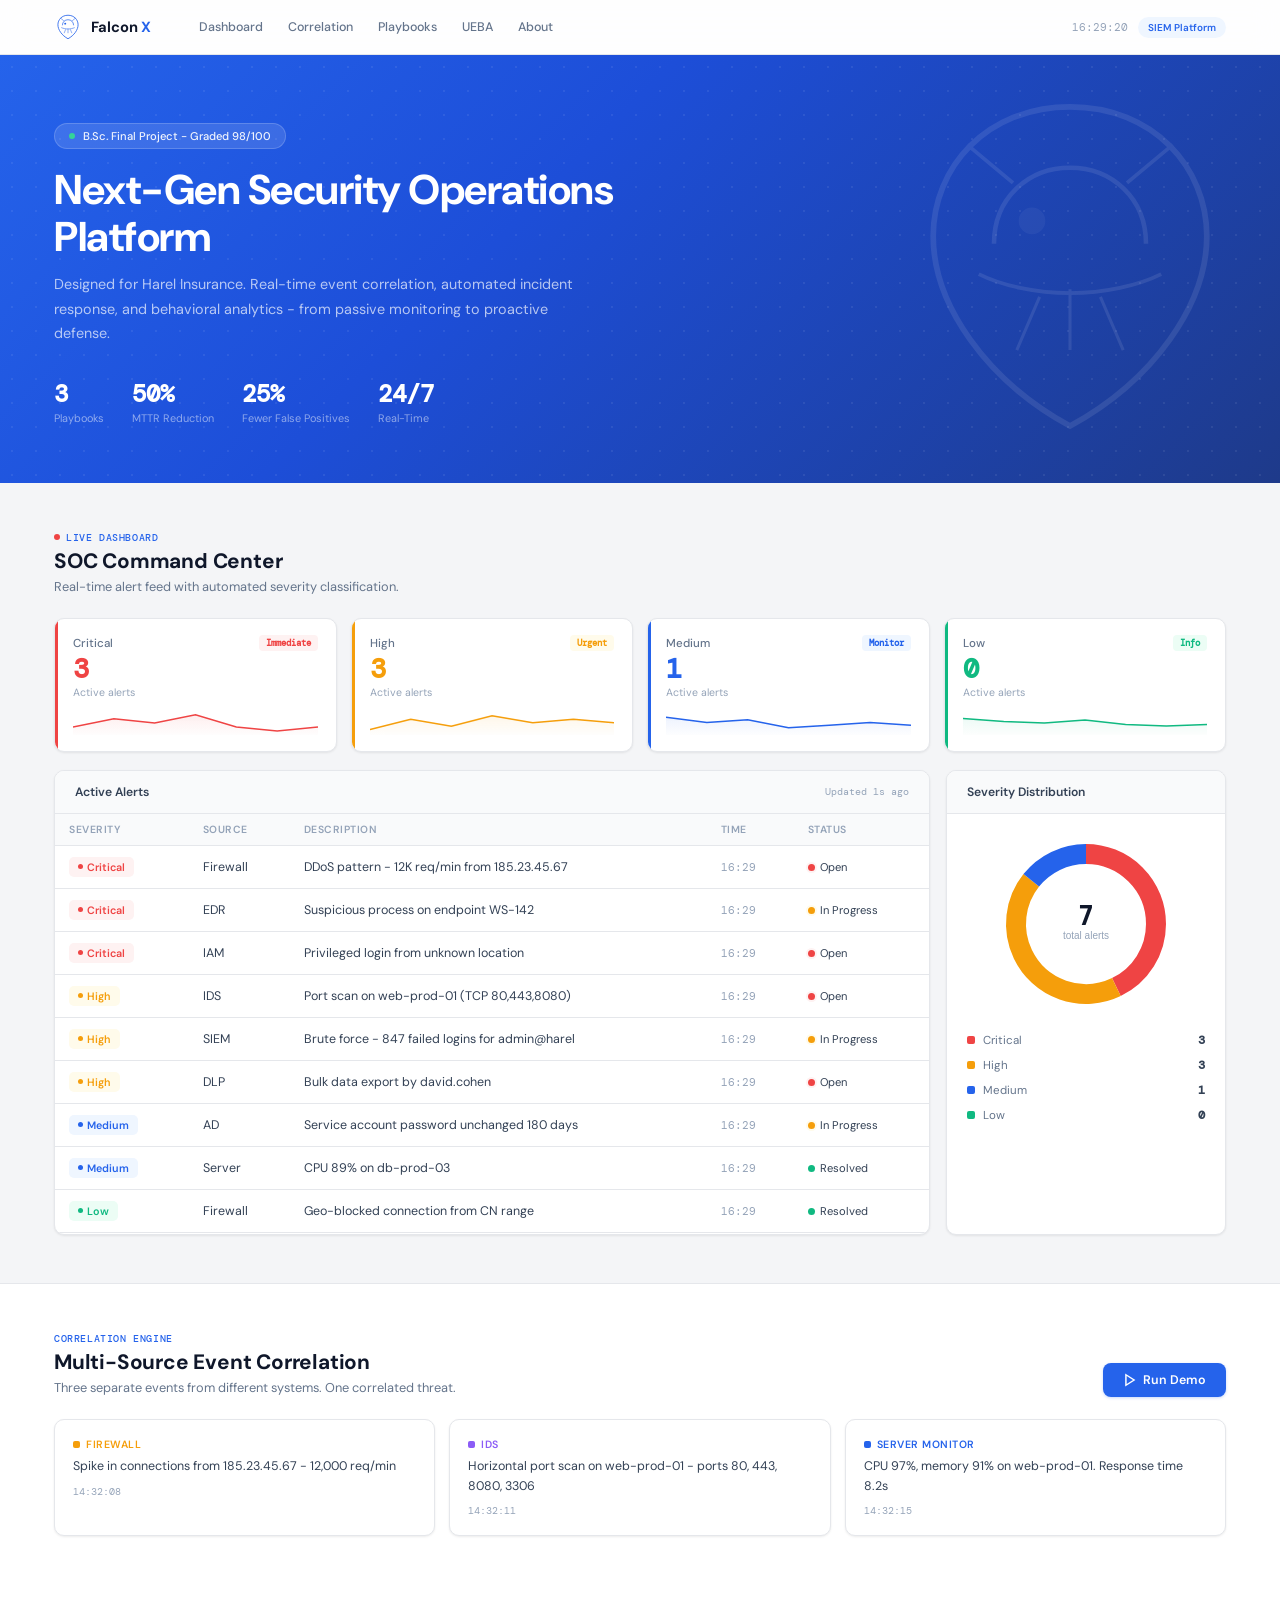
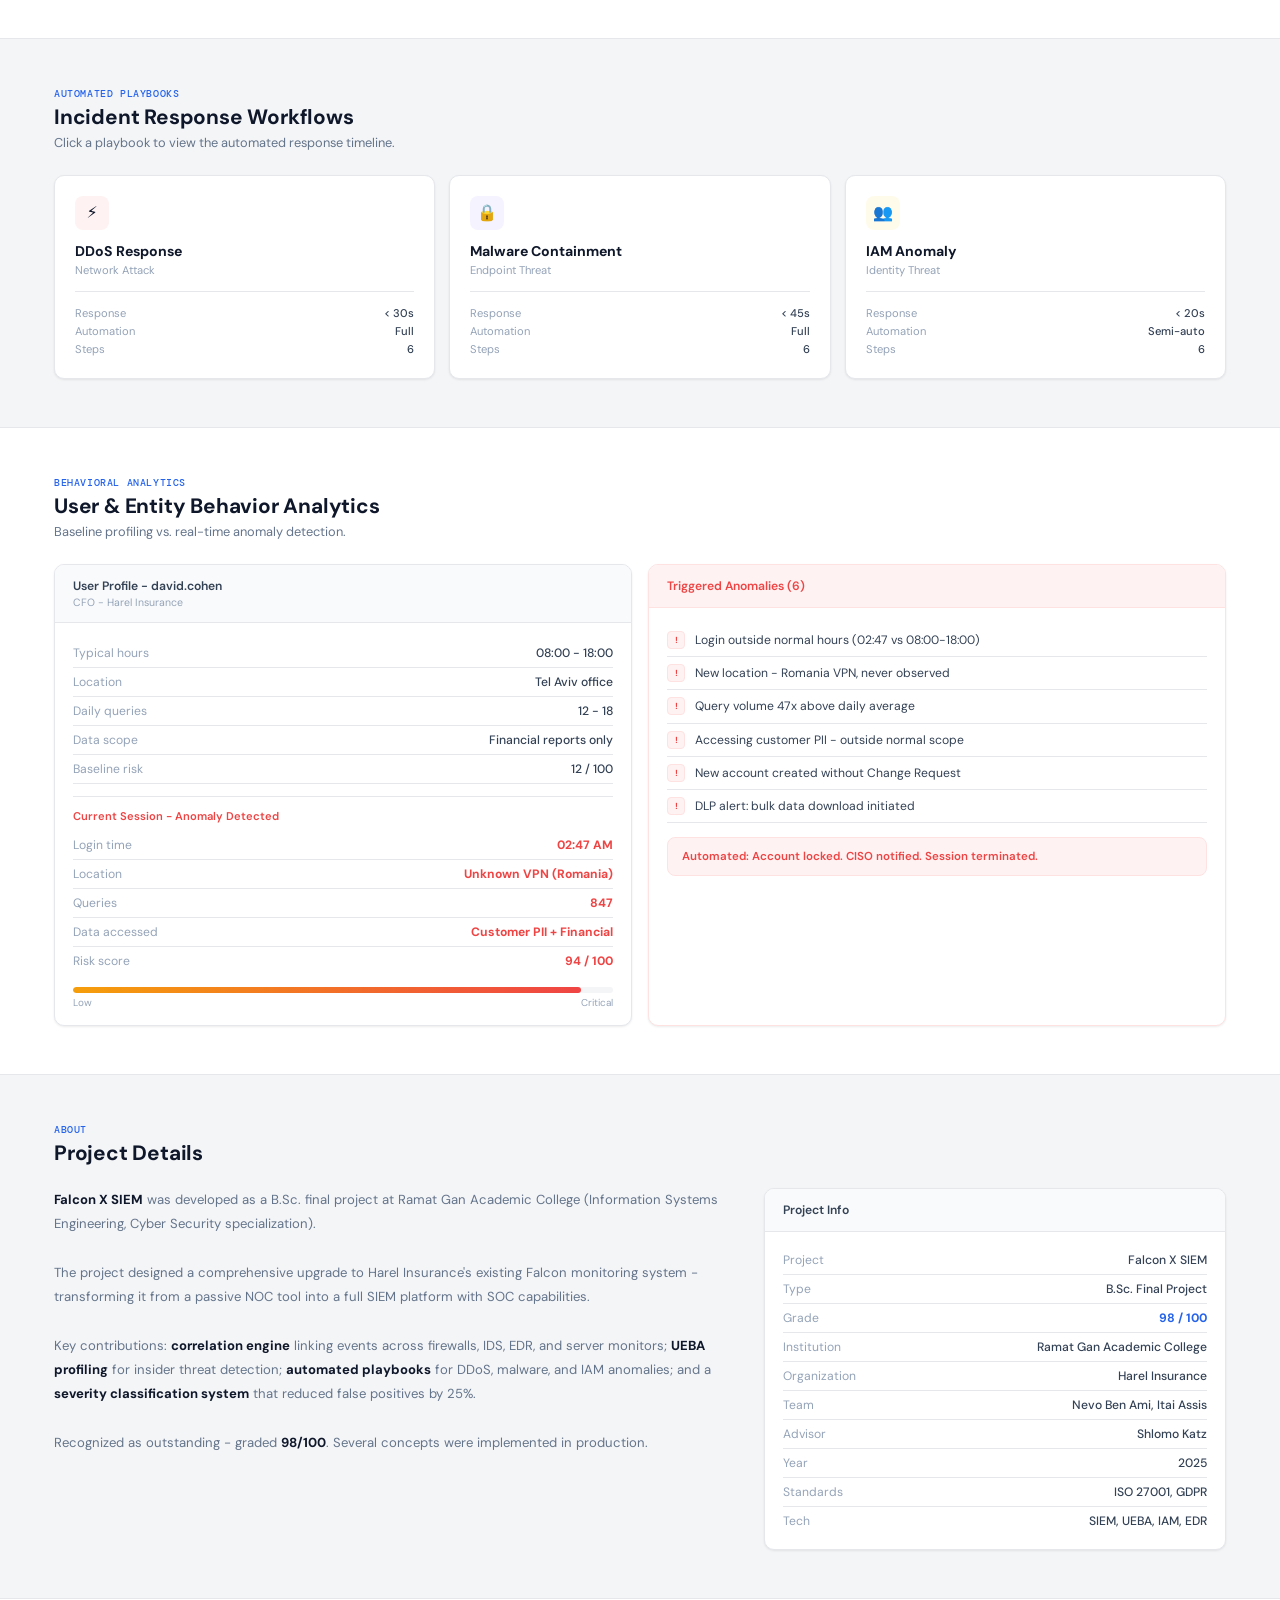
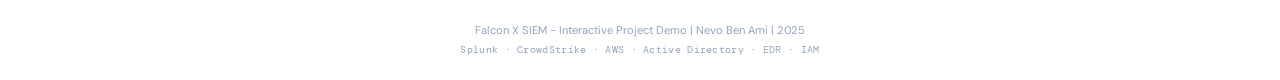
<file: Falcon X SIEM/index.html>
<!DOCTYPE html>
<html lang="en">
<head>
<meta charset="UTF-8">
<meta name="viewport" content="width=device-width, initial-scale=1.0">
<title>Falcon X SIEM - Security Operations Platform</title>
<link rel="preconnect" href="https://fonts.googleapis.com">
<link href="https://fonts.googleapis.com/css2?family=DM+Sans:opsz,wght@9..40,400;9..40,500;9..40,600;9..40,700&family=DM+Mono:wght@400;500&display=swap" rel="stylesheet">
<style>
*,*::before,*::after{box-sizing:border-box;margin:0;padding:0}
:root{
--bg:#f4f5f7;--white:#fff;--panel:#fff;--panel2:#f9fafb;
--border:#e5e7eb;--border2:#d1d5db;
--sh-sm:0 1px 3px rgba(0,0,0,.05),0 1px 2px rgba(0,0,0,.03);
--sh-md:0 4px 6px -1px rgba(0,0,0,.06),0 2px 4px -2px rgba(0,0,0,.04);
--blue:#2563eb;--blue-dk:#1d4ed8;--blue-50:#eff6ff;--blue-100:#dbeafe;
--navy:#0f172a;--navy2:#1e293b;
--red:#ef4444;--red-50:#fef2f2;--red-100:#fee2e2;
--amber:#f59e0b;--amber-50:#fffbeb;--amber-100:#fef3c7;
--green:#10b981;--green-50:#ecfdf5;
--purple:#8b5cf6;--purple-50:#f5f3ff;
--text:#0f172a;--text2:#334155;--text3:#64748b;--text4:#94a3b8;
--sans:'DM Sans',system-ui,sans-serif;--mono:'DM Mono',monospace;
--r:10px;--r-sm:6px
}
html{scroll-behavior:smooth}
body{min-height:100vh;background:var(--bg);color:var(--text);font-family:var(--sans);-webkit-font-smoothing:antialiased}

.reveal{opacity:0;transform:translateY(24px);transition:opacity .6s ease,transform .6s ease}
.reveal.visible{opacity:1;transform:translateY(0)}

/* NAV */
.nav{position:sticky;top:0;z-index:100;background:rgba(255,255,255,.88);backdrop-filter:blur(14px);-webkit-backdrop-filter:blur(14px);border-bottom:1px solid var(--border)}
.nav-in{max-width:1220px;margin:0 auto;padding:0 24px;display:flex;align-items:center;height:54px;gap:8px}
.n-brand{display:flex;align-items:center;gap:9px;margin-right:28px;text-decoration:none}
.n-word{font-weight:700;font-size:.92rem;color:var(--navy)}.n-word b{color:var(--blue)}
.n-links{display:flex;gap:1px}
.n-links a{font-size:.78rem;font-weight:500;color:var(--text3);text-decoration:none;padding:6px 12px;border-radius:var(--r-sm);transition:all .15s}
.n-links a:hover{color:var(--text);background:var(--bg)}
.n-links a.active{color:var(--blue);background:var(--blue-50)}
.n-right{margin-left:auto;display:flex;align-items:center;gap:10px}
.n-clock{font-family:var(--mono);font-size:.66rem;color:var(--text4);min-width:62px;text-align:right}
.n-pill{font-size:.62rem;font-weight:600;color:var(--blue);background:var(--blue-50);padding:4px 10px;border-radius:20px}
@media(max-width:768px){.n-links{display:none}.n-pill{display:none}}

.ctn{max-width:1220px;margin:0 auto;padding:0 24px}
section{padding:48px 0}
@media(max-width:768px){section{padding:32px 0}.ctn{padding:0 16px}}

/* HERO */
.hero{background:linear-gradient(135deg,#2563eb 0%,#1d4ed8 40%,#1e3a8a 100%);padding:68px 0 58px;position:relative;overflow:hidden}
.hero-grid{background-image:radial-gradient(rgba(255,255,255,.07) 1px,transparent 1px);background-size:24px 24px;position:absolute;inset:0;pointer-events:none}
.hero-eagle{position:absolute;right:20px;top:50%;transform:translateY(-50%);opacity:.09;pointer-events:none}
@media(max-width:900px){.hero-eagle{display:none}}
.hero-c{position:relative;z-index:1}
.h-eye{display:inline-flex;align-items:center;gap:8px;background:rgba(255,255,255,.12);border:1px solid rgba(255,255,255,.18);border-radius:20px;padding:5px 14px;margin-bottom:18px}
.h-eye span{font-size:.7rem;font-weight:500;color:rgba(255,255,255,.92)}
.h-dot{width:6px;height:6px;background:#34d399;border-radius:50%;animation:pulse 2s infinite}
@keyframes pulse{0%,100%{opacity:1}50%{opacity:.4}}
.hero h1{font-size:2.6rem;font-weight:700;color:#fff;letter-spacing:-.5px;line-height:1.12;margin-bottom:12px;max-width:580px}
@media(max-width:768px){.hero{padding:44px 0 40px}.hero h1{font-size:1.8rem}}
.h-sub{font-size:.9rem;color:rgba(255,255,255,.68);line-height:1.7;max-width:540px;margin-bottom:32px}
.h-stats{display:flex;gap:28px;flex-wrap:wrap}
.h-stat .num{font-family:var(--mono);font-size:1.5rem;font-weight:700;color:#fff}
.h-stat .lbl{font-size:.68rem;color:rgba(255,255,255,.5);margin-top:2px}

/* SECTION HEADS */
.s-head{margin-bottom:22px;display:flex;align-items:flex-end;justify-content:space-between;gap:14px;flex-wrap:wrap}
.s-over{font-family:var(--mono);font-size:.62rem;font-weight:500;color:var(--blue);letter-spacing:.6px;text-transform:uppercase;margin-bottom:3px;display:flex;align-items:center;gap:6px}
.live-dot{width:6px;height:6px;background:var(--red);border-radius:50%;animation:blink 1.2s infinite}
@keyframes blink{0%,100%{opacity:1}50%{opacity:.2}}
.s-title{font-size:1.3rem;font-weight:700;color:var(--navy);letter-spacing:-.2px}
.s-desc{font-size:.8rem;color:var(--text3);margin-top:3px;line-height:1.55}

.card{background:var(--panel);border:1px solid var(--border);border-radius:var(--r);box-shadow:var(--sh-sm);overflow:hidden;transition:box-shadow .2s}
.card:hover{box-shadow:var(--sh-md)}
.c-head{padding:13px 20px;border-bottom:1px solid var(--border);display:flex;align-items:center;gap:10px;background:var(--panel2)}
.c-head h3{font-size:.76rem;font-weight:600;color:var(--text2);flex:1}
.c-head .meta{font-family:var(--mono);font-size:.62rem;color:var(--text4)}
.c-body{padding:20px}
@media(max-width:768px){.c-body{padding:14px}}

/* METRICS */
.m-row{display:grid;grid-template-columns:repeat(4,1fr);gap:14px;margin-bottom:18px}
@media(max-width:900px){.m-row{grid-template-columns:1fr 1fr}}
@media(max-width:500px){.m-row{grid-template-columns:1fr}}
.metric{background:var(--panel);border:1px solid var(--border);border-radius:var(--r);padding:16px 18px;box-shadow:var(--sh-sm);position:relative;overflow:hidden;transition:transform .15s,box-shadow .15s}
.metric:hover{transform:translateY(-2px);box-shadow:var(--sh-md)}
.metric::before{content:'';position:absolute;left:0;top:0;bottom:0;width:3px}
.metric.crit::before{background:var(--red)}.metric.high::before{background:var(--amber)}
.metric.med::before{background:var(--blue)}.metric.low::before{background:var(--green)}
.m-top{display:flex;align-items:center;justify-content:space-between;margin-bottom:4px}
.m-label{font-size:.72rem;font-weight:500;color:var(--text3)}
.m-badge{font-family:var(--mono);font-size:.55rem;font-weight:600;padding:2px 7px;border-radius:4px}
.metric.crit .m-badge{color:var(--red);background:var(--red-50)}
.metric.high .m-badge{color:var(--amber);background:var(--amber-50)}
.metric.med .m-badge{color:var(--blue);background:var(--blue-50)}
.metric.low .m-badge{color:var(--green);background:var(--green-50)}
.m-num{font-family:var(--mono);font-size:1.7rem;font-weight:700;line-height:1;transition:color .3s}
.metric.crit .m-num{color:var(--red)}.metric.high .m-num{color:var(--amber)}
.metric.med .m-num{color:var(--blue)}.metric.low .m-num{color:var(--green)}
.m-sub{font-size:.66rem;color:var(--text4);margin-top:3px}
.spark{margin-top:8px}.spark canvas{width:100%!important;height:28px!important;display:block}

.dash-grid{display:grid;grid-template-columns:1fr 280px;gap:16px}
@media(max-width:900px){.dash-grid{grid-template-columns:1fr}}

.donut-wrap{display:flex;flex-direction:column;align-items:center;justify-content:center}
.donut-legend{margin-top:14px;width:100%}
.dl-item{display:flex;align-items:center;gap:8px;padding:5px 0;font-size:.72rem;color:var(--text3)}
.dl-dot{width:8px;height:8px;border-radius:2px;flex-shrink:0}
.dl-val{margin-left:auto;font-family:var(--mono);font-weight:600;color:var(--text2)}

.tbl-wrap{overflow-x:auto;max-height:420px;overflow-y:auto}
.tbl{width:100%;border-collapse:collapse;min-width:580px}
.tbl th{font-size:.65rem;font-weight:600;color:var(--text4);text-transform:uppercase;letter-spacing:.5px;text-align:left;padding:9px 14px;border-bottom:1px solid var(--border);background:var(--panel2);position:sticky;top:0;z-index:2}
.tbl td{font-size:.78rem;padding:11px 14px;border-bottom:1px solid var(--border);color:var(--text2);transition:background .1s}
.tbl tbody tr{cursor:pointer;transition:all .15s}
.tbl tbody tr:hover{background:#f1f5f9}
.tbl tbody tr.selected{background:var(--blue-50)}
.tbl tbody tr.new-row{animation:flashIn .6s ease}
@keyframes flashIn{0%{background:#dbeafe;opacity:0;transform:translateY(-4px)}50%{background:#dbeafe}100%{background:transparent;opacity:1;transform:translateY(0)}}
.sev{display:inline-flex;align-items:center;gap:4px;font-size:.67rem;font-weight:600;padding:3px 9px;border-radius:5px;white-space:nowrap}
.sev.critical{color:var(--red);background:var(--red-50)}.sev.high{color:var(--amber);background:var(--amber-50)}
.sev.medium{color:var(--blue);background:var(--blue-50)}.sev.low{color:var(--green);background:var(--green-50)}
.sev-d{width:5px;height:5px;border-radius:50%}
.sev.critical .sev-d{background:var(--red)}.sev.high .sev-d{background:var(--amber)}
.sev.medium .sev-d{background:var(--blue)}.sev.low .sev-d{background:var(--green)}
.st{display:inline-flex;align-items:center;gap:5px;font-size:.7rem}
.st-d{width:7px;height:7px;border-radius:50%}
.st.open .st-d{background:var(--red);box-shadow:0 0 0 2px var(--red-50)}
.st.progress .st-d{background:var(--amber);box-shadow:0 0 0 2px var(--amber-50)}
.st.resolved .st-d{background:var(--green)}

.alert-detail{display:none;animation:su .25s ease}
.alert-detail.show{display:block}
.ad-inner{padding:16px 20px;background:var(--blue-50);border:1px solid var(--blue-100);border-radius:var(--r);margin:12px 16px 16px}
.ad-title{font-size:.82rem;font-weight:600;color:var(--navy);margin-bottom:8px}
.ad-grid{display:grid;grid-template-columns:1fr 1fr;gap:8px}
@media(max-width:600px){.ad-grid{grid-template-columns:1fr}}
.ad-field{font-size:.74rem}.ad-field .k{color:var(--text4);font-size:.65rem;text-transform:uppercase;letter-spacing:.3px}.ad-field .v{color:var(--text2);margin-top:1px}
.ad-actions{margin-top:12px;display:flex;gap:8px;flex-wrap:wrap}
.ad-btn{font-family:var(--sans);font-size:.7rem;font-weight:600;padding:6px 14px;border-radius:var(--r-sm);border:1px solid;cursor:pointer;transition:all .12s}
.ad-btn.primary{color:#fff;background:var(--blue);border-color:var(--blue)}.ad-btn.primary:hover{background:var(--blue-dk)}
.ad-btn.secondary{color:var(--text3);background:var(--white);border-color:var(--border)}.ad-btn.secondary:hover{background:var(--panel2)}

/* CORRELATION */
.cor-evs{display:grid;grid-template-columns:1fr 1fr 1fr;gap:14px;margin-bottom:14px}
@media(max-width:768px){.cor-evs{grid-template-columns:1fr}}
.cor-ev{background:var(--panel);border:1px solid var(--border);border-radius:var(--r);padding:18px;transition:all .35s;box-shadow:var(--sh-sm)}
.cor-ev.active{border-color:var(--red);box-shadow:0 0 0 3px var(--red-100),var(--sh-md);transform:translateY(-2px)}
.ce-src{font-size:.66rem;font-weight:600;text-transform:uppercase;letter-spacing:.5px;margin-bottom:6px;display:flex;align-items:center;gap:6px}
.ce-src::before{content:'';width:7px;height:7px;border-radius:2px}
.ce-src.fw{color:var(--amber)}.ce-src.fw::before{background:var(--amber)}
.ce-src.ids{color:var(--purple)}.ce-src.ids::before{background:var(--purple)}
.ce-src.srv{color:var(--blue)}.ce-src.srv::before{background:var(--blue)}
.ce-desc{font-size:.78rem;color:var(--text2);line-height:1.55}.ce-time{font-family:var(--mono);font-size:.65rem;color:var(--text4);margin-top:8px}
.cor-flow{text-align:center;padding:12px;font-size:.76rem;font-weight:600;color:var(--text4);opacity:0;transition:all .4s}
.cor-flow.show{opacity:1;color:var(--red)}
.cor-res{background:var(--red-50);border:1px solid var(--red-100);border-radius:var(--r);padding:20px 24px;display:none}
.cor-res.show{display:block;animation:su .3s ease}
@keyframes su{from{opacity:0;transform:translateY(8px)}to{opacity:1;transform:translateY(0)}}
.cr-h{display:flex;align-items:center;gap:8px;margin-bottom:8px}
.cr-ic{width:24px;height:24px;background:var(--red);border-radius:var(--r-sm);display:flex;align-items:center;justify-content:center;color:#fff;font-size:.65rem;font-weight:700}
.cr-t{font-size:.88rem;font-weight:700;color:var(--red)}
.cr-b{font-size:.78rem;color:var(--text2);line-height:1.7}.cr-b strong{color:var(--text)}
.btn-p{display:inline-flex;align-items:center;gap:6px;font-family:var(--sans);font-size:.78rem;font-weight:600;color:#fff;background:var(--blue);border:none;padding:9px 20px;border-radius:8px;cursor:pointer;transition:all .15s;box-shadow:0 1px 3px rgba(37,99,235,.25)}
.btn-p:hover{background:var(--blue-dk);transform:translateY(-1px)}.btn-p:disabled{opacity:.5;cursor:default;transform:none}

.pb-g{display:grid;grid-template-columns:1fr 1fr 1fr;gap:14px}
@media(max-width:768px){.pb-g{grid-template-columns:1fr}}
.pb-c{background:var(--panel);border:1px solid var(--border);border-radius:var(--r);padding:20px;cursor:pointer;transition:all .18s;box-shadow:var(--sh-sm)}
.pb-c:hover{box-shadow:var(--sh-md);transform:translateY(-2px)}
.pb-c.active{border-color:var(--blue);box-shadow:0 0 0 3px var(--blue-100),var(--sh-md)}
.pb-ic{width:34px;height:34px;border-radius:8px;display:flex;align-items:center;justify-content:center;font-size:1rem;margin-bottom:12px}
.pb-c:nth-child(1) .pb-ic{background:var(--red-50)}.pb-c:nth-child(2) .pb-ic{background:var(--purple-50)}.pb-c:nth-child(3) .pb-ic{background:var(--amber-50)}
.pb-n{font-size:.88rem;font-weight:700;color:var(--navy);margin-bottom:3px}
.pb-tp{font-size:.7rem;color:var(--text4);margin-bottom:14px}
.pb-sts{border-top:1px solid var(--border);padding-top:12px}
.pb-st{display:flex;justify-content:space-between;font-size:.7rem;padding:2px 0}
.pb-st .k{color:var(--text4)}.pb-st .v{color:var(--text2);font-weight:500}
.pb-det{margin-top:16px;display:none}.pb-det.show{display:block;animation:su .3s ease}
.tl{position:relative;padding-left:30px}
.tl::before{content:'';position:absolute;left:10px;top:10px;bottom:10px;width:2px;background:var(--border);border-radius:1px}
.tl-s{position:relative;padding:9px 0 9px 4px;transition:background .12s;border-radius:var(--r-sm)}
.tl-s:hover{background:var(--panel2)}
.tl-s::before{content:'';position:absolute;left:-24px;top:13px;width:10px;height:10px;border-radius:50%;border:2px solid;background:#fff;z-index:1;transition:transform .15s}
.tl-s:hover::before{transform:scale(1.2)}
.tl-s.detect::before{border-color:var(--amber)}.tl-s.correlate::before{border-color:var(--purple)}
.tl-s.respond::before{border-color:var(--red)}.tl-s.resolve::before{border-color:var(--green)}
.tl-tm{font-family:var(--mono);font-size:.62rem;color:var(--text4)}
.tl-ac{font-size:.78rem;color:var(--text2);margin-top:1px;line-height:1.5}
.tl-tg{display:inline-block;font-size:.58rem;font-weight:600;letter-spacing:.4px;text-transform:uppercase;padding:2px 7px;border-radius:4px;margin-top:3px}
.tl-tg.auto{color:var(--blue);background:var(--blue-50)}.tl-tg.manual{color:var(--text4);background:var(--bg)}

.ue-g{display:grid;grid-template-columns:1fr 1fr;gap:16px}
@media(max-width:768px){.ue-g{grid-template-columns:1fr}}
.ue-c{background:var(--panel);border:1px solid var(--border);border-radius:var(--r);box-shadow:var(--sh-sm);overflow:hidden}
.ue-h{padding:13px 18px;border-bottom:1px solid var(--border);background:var(--panel2)}
.ue-h h4{font-size:.76rem;font-weight:600;color:var(--text2)}.ue-h .sub{font-size:.66rem;color:var(--text4);margin-top:2px}
.ue-b{padding:16px 18px}
.ur{display:flex;justify-content:space-between;padding:6px 0;border-bottom:1px solid var(--border);font-size:.76rem;transition:background .1s}
.ur:last-child{border-bottom:none}.ur:hover{background:var(--panel2)}
.ur .k{color:var(--text4)}.ur .v{color:var(--text2);font-weight:500}.ur .v.bad{color:var(--red);font-weight:700}
.rbar-bg{height:6px;background:var(--bg);border-radius:3px;margin-top:12px;overflow:hidden}
.rbar{height:100%;border-radius:3px;transition:width 1.2s ease}.rbar.hi{background:linear-gradient(90deg,var(--amber),var(--red))}
.rbar-l{display:flex;justify-content:space-between;font-size:.62rem;color:var(--text4);margin-top:3px}
.an-c{background:var(--panel);border:1px solid var(--red-100);border-radius:var(--r);box-shadow:var(--sh-sm);overflow:hidden}
.an-h{padding:13px 18px;border-bottom:1px solid var(--red-100);background:var(--red-50)}
.an-h h4{font-size:.76rem;font-weight:600;color:var(--red)}
.an-b{padding:16px 18px}
.an-i{display:flex;gap:10px;padding:7px 0;border-bottom:1px solid var(--border);font-size:.76rem;transition:background .1s}
.an-i:last-child{border-bottom:none}.an-i:hover{background:var(--red-50)}
.an-ic{width:18px;height:18px;background:var(--red-50);border:1px solid var(--red-100);border-radius:4px;display:flex;align-items:center;justify-content:center;flex-shrink:0;color:var(--red);font-size:.55rem;font-weight:700}
.an-t{color:var(--text2);line-height:1.5}
.an-r{margin-top:14px;padding:11px 14px;background:var(--red-50);border:1px solid var(--red-100);border-radius:8px;font-size:.72rem;font-weight:600;color:var(--red)}

.ab-g{display:grid;grid-template-columns:1.5fr 1fr;gap:16px}
@media(max-width:768px){.ab-g{grid-template-columns:1fr}}
.ab-t{font-size:.82rem;color:var(--text3);line-height:1.85}.ab-t strong{color:var(--text)}
.ab-m{background:var(--panel);border:1px solid var(--border);border-radius:var(--r);box-shadow:var(--sh-sm);overflow:hidden}
.ab-mh{padding:13px 18px;border-bottom:1px solid var(--border);background:var(--panel2);font-size:.76rem;font-weight:600;color:var(--text2)}
.ab-mb{padding:14px 18px}
.am-r{display:flex;justify-content:space-between;padding:6px 0;border-bottom:1px solid var(--border);font-size:.76rem}
.am-r:last-child{border-bottom:none}.am-r .k{color:var(--text4)}.am-r .v{color:var(--text2);font-weight:500}.am-r .v.hl{color:var(--blue);font-weight:700}
footer{border-top:1px solid var(--border);background:var(--white);padding:24px 0;text-align:center}
footer p{font-size:.7rem;color:var(--text4)}
footer .integrations{margin-top:6px;font-family:var(--mono);font-size:.6rem;color:var(--text4);letter-spacing:.3px}
</style>
</head>
<body>

<nav class="nav"><div class="nav-in">
<a class="n-brand" href="#">
<svg width="28" height="28" viewBox="0 0 100 100" fill="none" xmlns="http://www.w3.org/2000/svg">
<path d="M50 8C28 8 14 24 14 42c0 18 14 38 36 50 22-12 36-32 36-50C86 24 72 8 50 8z" stroke="#2563eb" stroke-width="3" fill="none"/>
<path d="M30 44c0-12 9-20 20-20s20 8 20 20" stroke="#2563eb" stroke-width="2.5" fill="none"/>
<circle cx="40" cy="38" r="3.5" fill="#2563eb"/>
<path d="M26 52c6 3 15 5 24 5s18-2 24-5" stroke="#2563eb" stroke-width="2" fill="none"/>
<path d="M35 28l-12-10M65 28l12-10" stroke="#2563eb" stroke-width="2"/>
<path d="M42 58l-6 14M58 58l6 14M50 56v16" stroke="#2563eb" stroke-width="1.8"/>
</svg>
<div class="n-word">Falcon <b>X</b></div>
</a>
<div class="n-links"><a href="#dashboard">Dashboard</a><a href="#correlation">Correlation</a><a href="#playbooks">Playbooks</a><a href="#ueba">UEBA</a><a href="#about">About</a></div>
<div class="n-right"><span class="n-clock" id="navClock">--:--:--</span><span class="n-pill">SIEM Platform</span></div>
</div></nav>

<section class="hero" id="hero"><div class="hero-grid"></div>
<div class="hero-eagle">
<svg width="380" height="380" viewBox="0 0 100 100" fill="none" xmlns="http://www.w3.org/2000/svg">
<path d="M50 8C28 8 14 24 14 42c0 18 14 38 36 50 22-12 36-32 36-50C86 24 72 8 50 8z" stroke="white" stroke-width="1.5"/>
<path d="M30 44c0-12 9-20 20-20s20 8 20 20" stroke="white" stroke-width="1.2"/>
<circle cx="40" cy="38" r="3.5" fill="white" opacity=".5"/>
<path d="M26 52c6 3 15 5 24 5s18-2 24-5" stroke="white" stroke-width="1"/>
<path d="M35 28l-12-10M65 28l12-10" stroke="white" stroke-width="1"/>
<path d="M42 58l-6 14M58 58l6 14M50 56v16" stroke="white" stroke-width=".8"/>
</svg>
</div>
<div class="ctn hero-c">
<div class="h-eye"><span class="h-dot"></span><span>B.Sc. Final Project - Graded 98/100</span></div>
<h1>Next-Gen Security Operations Platform</h1>
<div class="h-sub">Designed for Harel Insurance. Real-time event correlation, automated incident response, and behavioral analytics - from passive monitoring to proactive defense.</div>
<div class="h-stats">
<div class="h-stat"><div class="num" data-target="3" data-suffix="">0</div><div class="lbl">Playbooks</div></div>
<div class="h-stat"><div class="num" data-target="50" data-suffix="%">0</div><div class="lbl">MTTR Reduction</div></div>
<div class="h-stat"><div class="num" data-target="25" data-suffix="%">0</div><div class="lbl">Fewer False Positives</div></div>
<div class="h-stat"><div class="num" data-target="24" data-suffix="/7">0</div><div class="lbl">Real-Time</div></div>
</div>
</div></section>

<section id="dashboard"><div class="ctn">
<div class="s-head reveal"><div><div class="s-over"><span class="live-dot"></span>Live Dashboard</div><div class="s-title">SOC Command Center</div><div class="s-desc">Real-time alert feed with automated severity classification.</div></div></div>
<div class="m-row reveal">
<div class="metric crit"><div class="m-top"><span class="m-label">Critical</span><span class="m-badge">Immediate</span></div><div class="m-num" id="mc-critical">0</div><div class="m-sub">Active alerts</div><div class="spark"><canvas id="sp-crit" data-color="#ef4444"></canvas></div></div>
<div class="metric high"><div class="m-top"><span class="m-label">High</span><span class="m-badge">Urgent</span></div><div class="m-num" id="mc-high">0</div><div class="m-sub">Active alerts</div><div class="spark"><canvas id="sp-high" data-color="#f59e0b"></canvas></div></div>
<div class="metric med"><div class="m-top"><span class="m-label">Medium</span><span class="m-badge">Monitor</span></div><div class="m-num" id="mc-medium">0</div><div class="m-sub">Active alerts</div><div class="spark"><canvas id="sp-med" data-color="#2563eb"></canvas></div></div>
<div class="metric low"><div class="m-top"><span class="m-label">Low</span><span class="m-badge">Info</span></div><div class="m-num" id="mc-low">0</div><div class="m-sub">Active alerts</div><div class="spark"><canvas id="sp-low" data-color="#10b981"></canvas></div></div>
</div>
<div class="dash-grid reveal">
<div class="card" id="alertCard"><div class="c-head"><h3>Active Alerts</h3><span class="meta" id="tblMeta">Updated 0s ago</span></div><div class="tbl-wrap"><table class="tbl"><thead><tr><th>Severity</th><th>Source</th><th>Description</th><th>Time</th><th>Status</th></tr></thead><tbody id="aBody"></tbody></table></div><div id="alertDet"></div></div>
<div class="card"><div class="c-head"><h3>Severity Distribution</h3></div><div class="c-body donut-wrap"><canvas id="donut" width="180" height="180"></canvas><div class="donut-legend" id="dLeg"></div></div></div>
</div>
</div></section>

<section id="correlation" style="background:var(--white);border-top:1px solid var(--border);border-bottom:1px solid var(--border)"><div class="ctn">
<div class="s-head reveal"><div><div class="s-over">Correlation Engine</div><div class="s-title">Multi-Source Event Correlation</div><div class="s-desc">Three separate events from different systems. One correlated threat.</div></div>
<button class="btn-p" id="corrBtn" onclick="runCorr()"><svg width="14" height="14" viewBox="0 0 24 24" fill="none" stroke="currentColor" stroke-width="2.5"><polygon points="5 3 19 12 5 21 5 3"/></svg>Run Demo</button></div>
<div class="cor-evs reveal">
<div class="cor-ev" id="ce1"><div class="ce-src fw">Firewall</div><div class="ce-desc">Spike in connections from 185.23.45.67 - 12,000 req/min</div><div class="ce-time">14:32:08</div></div>
<div class="cor-ev" id="ce2"><div class="ce-src ids">IDS</div><div class="ce-desc">Horizontal port scan on web-prod-01 - ports 80, 443, 8080, 3306</div><div class="ce-time">14:32:11</div></div>
<div class="cor-ev" id="ce3"><div class="ce-src srv">Server Monitor</div><div class="ce-desc">CPU 97%, memory 91% on web-prod-01. Response time 8.2s</div><div class="ce-time">14:32:15</div></div>
</div>
<div class="cor-flow" id="cFlow">Analyzing event correlation...</div>
<div class="cor-res" id="cRes"><div class="cr-h"><div class="cr-ic">!!</div><div class="cr-t">Correlated Threat: DDoS Attack Detected</div></div><div class="cr-b">Three independent events linked to a coordinated <strong>Distributed Denial of Service</strong> attack on web-prod-01.<br><strong>Source:</strong> 185.23.45.67 | <strong>Vector:</strong> Volumetric + scan | <strong>Impact:</strong> Service degradation<br><strong>Response:</strong> IP blocked, traffic rerouted to backup, SOC + NOC notified.</div></div>
</div></section>

<section id="playbooks"><div class="ctn">
<div class="s-head reveal"><div><div class="s-over">Automated Playbooks</div><div class="s-title">Incident Response Workflows</div><div class="s-desc">Click a playbook to view the automated response timeline.</div></div></div>
<div class="pb-g reveal">
<div class="pb-c" onclick="showPB(0)"><div class="pb-ic">&#9889;</div><div class="pb-n">DDoS Response</div><div class="pb-tp">Network Attack</div><div class="pb-sts"><div class="pb-st"><span class="k">Response</span><span class="v">&lt; 30s</span></div><div class="pb-st"><span class="k">Automation</span><span class="v">Full</span></div><div class="pb-st"><span class="k">Steps</span><span class="v">6</span></div></div></div>
<div class="pb-c" onclick="showPB(1)"><div class="pb-ic">&#128274;</div><div class="pb-n">Malware Containment</div><div class="pb-tp">Endpoint Threat</div><div class="pb-sts"><div class="pb-st"><span class="k">Response</span><span class="v">&lt; 45s</span></div><div class="pb-st"><span class="k">Automation</span><span class="v">Full</span></div><div class="pb-st"><span class="k">Steps</span><span class="v">6</span></div></div></div>
<div class="pb-c" onclick="showPB(2)"><div class="pb-ic">&#128101;</div><div class="pb-n">IAM Anomaly</div><div class="pb-tp">Identity Threat</div><div class="pb-sts"><div class="pb-st"><span class="k">Response</span><span class="v">&lt; 20s</span></div><div class="pb-st"><span class="k">Automation</span><span class="v">Semi-auto</span></div><div class="pb-st"><span class="k">Steps</span><span class="v">6</span></div></div></div>
</div>
<div class="pb-det" id="pbDet"></div>
</div></section>

<section id="ueba" style="background:var(--white);border-top:1px solid var(--border);border-bottom:1px solid var(--border)"><div class="ctn">
<div class="s-head reveal"><div><div class="s-over">Behavioral Analytics</div><div class="s-title">User & Entity Behavior Analytics</div><div class="s-desc">Baseline profiling vs. real-time anomaly detection.</div></div></div>
<div class="ue-g reveal">
<div class="ue-c"><div class="ue-h"><h4>User Profile - david.cohen</h4><div class="sub">CFO - Harel Insurance</div></div><div class="ue-b">
<div class="ur"><span class="k">Typical hours</span><span class="v">08:00 - 18:00</span></div><div class="ur"><span class="k">Location</span><span class="v">Tel Aviv office</span></div><div class="ur"><span class="k">Daily queries</span><span class="v">12 - 18</span></div><div class="ur"><span class="k">Data scope</span><span class="v">Financial reports only</span></div><div class="ur"><span class="k">Baseline risk</span><span class="v">12 / 100</span></div>
<div style="border-top:1px solid var(--border);margin-top:12px;padding-top:12px"><div style="font-size:.7rem;font-weight:600;color:var(--red);margin-bottom:8px">Current Session - Anomaly Detected</div>
<div class="ur"><span class="k">Login time</span><span class="v bad">02:47 AM</span></div><div class="ur"><span class="k">Location</span><span class="v bad">Unknown VPN (Romania)</span></div><div class="ur"><span class="k">Queries</span><span class="v bad">847</span></div><div class="ur"><span class="k">Data accessed</span><span class="v bad">Customer PII + Financial</span></div><div class="ur"><span class="k">Risk score</span><span class="v bad">94 / 100</span></div></div>
<div class="rbar-bg"><div class="rbar hi" id="riskBar" style="width:0%"></div></div><div class="rbar-l"><span>Low</span><span>Critical</span></div>
</div></div>
<div class="an-c"><div class="an-h"><h4>Triggered Anomalies (6)</h4></div><div class="an-b">
<div class="an-i"><span class="an-ic">!</span><span class="an-t">Login outside normal hours (02:47 vs 08:00-18:00)</span></div>
<div class="an-i"><span class="an-ic">!</span><span class="an-t">New location - Romania VPN, never observed</span></div>
<div class="an-i"><span class="an-ic">!</span><span class="an-t">Query volume 47x above daily average</span></div>
<div class="an-i"><span class="an-ic">!</span><span class="an-t">Accessing customer PII - outside normal scope</span></div>
<div class="an-i"><span class="an-ic">!</span><span class="an-t">New account created without Change Request</span></div>
<div class="an-i"><span class="an-ic">!</span><span class="an-t">DLP alert: bulk data download initiated</span></div>
<div class="an-r">Automated: Account locked. CISO notified. Session terminated.</div>
</div></div>
</div></div></section>

<section id="about"><div class="ctn">
<div class="s-head reveal"><div><div class="s-over">About</div><div class="s-title">Project Details</div></div></div>
<div class="ab-g reveal">
<div class="ab-t"><strong>Falcon X SIEM</strong> was developed as a B.Sc. final project at Ramat Gan Academic College (Information Systems Engineering, Cyber Security specialization).<br><br>The project designed a comprehensive upgrade to Harel Insurance's existing Falcon monitoring system - transforming it from a passive NOC tool into a full SIEM platform with SOC capabilities.<br><br>Key contributions: <strong>correlation engine</strong> linking events across firewalls, IDS, EDR, and server monitors; <strong>UEBA profiling</strong> for insider threat detection; <strong>automated playbooks</strong> for DDoS, malware, and IAM anomalies; and a <strong>severity classification system</strong> that reduced false positives by 25%.<br><br>Recognized as outstanding - graded <strong>98/100</strong>. Several concepts were implemented in production.</div>
<div class="ab-m"><div class="ab-mh">Project Info</div><div class="ab-mb">
<div class="am-r"><span class="k">Project</span><span class="v">Falcon X SIEM</span></div><div class="am-r"><span class="k">Type</span><span class="v">B.Sc. Final Project</span></div><div class="am-r"><span class="k">Grade</span><span class="v hl">98 / 100</span></div><div class="am-r"><span class="k">Institution</span><span class="v">Ramat Gan Academic College</span></div><div class="am-r"><span class="k">Organization</span><span class="v">Harel Insurance</span></div><div class="am-r"><span class="k">Team</span><span class="v">Nevo Ben Ami, Itai Assis</span></div><div class="am-r"><span class="k">Advisor</span><span class="v">Shlomo Katz</span></div><div class="am-r"><span class="k">Year</span><span class="v">2025</span></div><div class="am-r"><span class="k">Standards</span><span class="v">ISO 27001, GDPR</span></div><div class="am-r"><span class="k">Tech</span><span class="v">SIEM, UEBA, IAM, EDR</span></div>
</div></div></div></div></section>

<footer><div class="ctn"><p>Falcon X SIEM - Interactive Project Demo | Nevo Ben Ami | 2025</p><div class="integrations">Splunk &middot; CrowdStrike &middot; AWS &middot; Active Directory &middot; EDR &middot; IAM</div></div></footer>

<script>
// === CLOCK ===
function tick(){var d=new Date();document.getElementById('navClock').textContent=String(d.getHours()).padStart(2,'0')+':'+String(d.getMinutes()).padStart(2,'0')+':'+String(d.getSeconds()).padStart(2,'0');}
tick();setInterval(tick,1000);

// === SCROLL REVEAL ===
var obs=new IntersectionObserver(function(entries){entries.forEach(function(e){if(e.isIntersecting){e.target.classList.add('visible');obs.unobserve(e.target);}});},{threshold:.1});
document.querySelectorAll('.reveal').forEach(function(el){obs.observe(el);});

// === NAV ACTIVE ===
var sects=document.querySelectorAll('section[id]');
window.addEventListener('scroll',function(){var y=window.scrollY+80;
document.querySelectorAll('.n-links a').forEach(function(a){a.classList.remove('active');});
for(var i=sects.length-1;i>=0;i--){if(sects[i].offsetTop<=y){var a=document.querySelector('.n-links a[href="#'+sects[i].id+'"]');if(a)a.classList.add('active');break;}}});

// === ALERT ENGINE ===
var liveAlerts=[
{s:'critical',src:'Firewall',d:'DDoS pattern - 12K req/min from 185.23.45.67',st:'open',det:'Volumetric DDoS from single source targeting web-prod-01.',rec:'Block IP. Enable rate limiting. Activate DDoS mitigation.'},
{s:'critical',src:'EDR',d:'Suspicious process on endpoint WS-142',st:'progress',det:'Unknown process from email attachment. Outbound to 45.33.22.11:4444.',rec:'Isolate endpoint. Kill process. Scan neighbors.'},
{s:'critical',src:'IAM',d:'Privileged login from unknown location',st:'open',det:'Admin david.cohen from Romania VPN at 02:47 AM.',rec:'Lock account. Verify with user.'},
{s:'high',src:'IDS',d:'Port scan on web-prod-01 (TCP 80,443,8080)',st:'open',det:'Horizontal scan from 185.23.45.67.',rec:'Correlate with firewall. Update signatures.'},
{s:'high',src:'SIEM',d:'Brute force - 847 failed logins for admin@harel',st:'progress',det:'847 attempts in 12 min from distributed IPs.',rec:'Enable lockout. Watchlist IPs.'},
{s:'high',src:'DLP',d:'Bulk data export by david.cohen',st:'open',det:'2.4GB customer PII exported. Unusual timing.',rec:'Suspend export. Audit scope.'},
{s:'medium',src:'AD',d:'Service account password unchanged 180 days',st:'progress',det:'svc-backup not rotated per 90-day policy.',rec:'Force rotation.'},
{s:'medium',src:'Server',d:'CPU 89% on db-prod-03',st:'resolved',det:'Sustained above 85% during batch job.',rec:'Optimize queries.'},
{s:'low',src:'Firewall',d:'Geo-blocked connection from CN range',st:'resolved',det:'Blocked per geo-policy.',rec:'No action. Logged.'},
{s:'low',src:'AD',d:'Account locked after 5 failed attempts',st:'resolved',det:'User maya.levi locked out.',rec:'Self-service reset.'}
];

var incomingAlerts=[
{s:'high',src:'EDR',d:'Powershell execution with encoded command on WS-087',st:'open',det:'Base64 encoded PS command detected post-login.',rec:'Isolate. Decode command. Check for persistence.'},
{s:'critical',src:'SIEM',d:'Lateral movement detected - RDP to 3 servers in 2 min',st:'open',det:'Compromised account hopping between servers.',rec:'Kill sessions. Lock account. Network segment.'},
{s:'medium',src:'Firewall',d:'Unusual outbound traffic on port 8443',st:'open',det:'Non-standard HTTPS traffic to unclassified domain.',rec:'Inspect traffic. Check for C2.'},
{s:'high',src:'DLP',d:'Sensitive file copied to USB on WS-203',st:'open',det:'HR salary file copied to removable media.',rec:'Alert manager. Disable USB policy.'},
{s:'low',src:'AD',d:'New admin group member added',st:'open',det:'user jsmith added to Domain Admins.',rec:'Verify with IAM team.'},
{s:'critical',src:'IDS',d:'SQL injection attempt on customer portal',st:'open',det:'Malicious payload in login form targeting user DB.',rec:'Block source. Patch input validation.'},
{s:'medium',src:'Server',d:'Disk 92% on log-server-01',st:'progress',det:'Log retention filling disk.',rec:'Rotate logs. Increase storage.'},
{s:'high',src:'SIEM',d:'Multiple VPN connections from same user',st:'open',det:'3 concurrent VPN sessions from different countries.',rec:'Terminate sessions. Force re-auth.'},
];

var incomingIdx=0;
var selectedIdx=-1;
var lastUpdate=Date.now();

function now(){var d=new Date();return String(d.getHours()).padStart(2,'0')+':'+String(d.getMinutes()).padStart(2,'0');}

function counts(){var c={critical:0,high:0,medium:0,low:0};
liveAlerts.forEach(function(a){if(a.st!=='resolved')c[a.s]++;});return c;}

function renderTable(){
var h='';for(var i=0;i<Math.min(liveAlerts.length,12);i++){var a=liveAlerts[i];
var sl=a.st==='open'?'Open':a.st==='progress'?'In Progress':'Resolved';
var cls=(i===selectedIdx?'selected':'')+(a._new?' new-row':'');
h+='<tr class="'+cls+'" onclick="selAlert('+i+')"><td><span class="sev '+a.s+'"><span class="sev-d"></span>'+a.s.charAt(0).toUpperCase()+a.s.slice(1)+'</span></td><td>'+a.src+'</td><td>'+a.d+'</td><td style="font-family:var(--mono);font-size:.68rem;color:var(--text4)">'+(a.t||now())+'</td><td><span class="st '+a.st+'"><span class="st-d"></span>'+sl+'</span></td></tr>';}
document.getElementById('aBody').innerHTML=h;
var c=counts();
document.getElementById('mc-critical').textContent=c.critical;
document.getElementById('mc-high').textContent=c.high;
document.getElementById('mc-medium').textContent=c.medium;
document.getElementById('mc-low').textContent=c.low;
liveAlerts.forEach(function(a){a._new=false;});
}

function selAlert(idx){
var det=document.getElementById('alertDet');
if(selectedIdx===idx){selectedIdx=-1;det.className='alert-detail';det.innerHTML='';renderTable();return;}
selectedIdx=idx;renderTable();
var a=liveAlerts[idx];
det.innerHTML='<div class="ad-inner"><div class="ad-title">'+a.d+'</div><div class="ad-grid"><div class="ad-field"><div class="k">Source</div><div class="v">'+a.src+'</div></div><div class="ad-field"><div class="k">Time</div><div class="v">'+(a.t||now())+'</div></div><div class="ad-field"><div class="k">Details</div><div class="v">'+a.det+'</div></div><div class="ad-field"><div class="k">Recommended Action</div><div class="v">'+a.rec+'</div></div></div><div class="ad-actions"><button class="ad-btn primary" onclick="event.stopPropagation()">Assign to SOC</button><button class="ad-btn secondary" onclick="event.stopPropagation()">Investigate</button><button class="ad-btn secondary" onclick="event.stopPropagation()">Dismiss</button></div></div>';
det.className='alert-detail show';
}

// Live: add new alert every 6s
function addAlert(){
if(incomingIdx>=incomingAlerts.length)incomingIdx=0;
var a=Object.assign({},incomingAlerts[incomingIdx]);
a.t=now();a._new=true;
liveAlerts.unshift(a);
if(liveAlerts.length>15)liveAlerts.pop();
if(selectedIdx>=0)selectedIdx++;
incomingIdx++;
lastUpdate=Date.now();
renderTable();
drawDonut();
}
setInterval(addAlert,6000);

// Live: status changes every 8s
function changeStatus(){
var open=[];
liveAlerts.forEach(function(a,i){if(a.st==='open')open.push(i);});
if(open.length>2){var ri=open[Math.floor(Math.random()*open.length)];liveAlerts[ri].st='progress';renderTable();}
var prog=[];
liveAlerts.forEach(function(a,i){if(a.st==='progress')prog.push(i);});
if(prog.length>2){var ri2=prog[Math.floor(Math.random()*prog.length)];liveAlerts[ri2].st='resolved';renderTable();}
}
setInterval(changeStatus,8000);

// Update "Updated Xs ago"
setInterval(function(){var s=Math.floor((Date.now()-lastUpdate)/1000);document.getElementById('tblMeta').textContent='Updated '+s+'s ago';},1000);

renderTable();

// === DONUT ===
function drawDonut(){
var c=document.getElementById('donut'),ctx=c.getContext('2d');
var dpr=window.devicePixelRatio||1;c.width=180*dpr;c.height=180*dpr;ctx.scale(dpr,dpr);
c.style.width='180px';c.style.height='180px';
var cn=counts();var data=[{v:cn.critical,c:'#ef4444',l:'Critical'},{v:cn.high,c:'#f59e0b',l:'High'},{v:cn.medium,c:'#2563eb',l:'Medium'},{v:cn.low,c:'#10b981',l:'Low'}];
var total=data.reduce(function(s,d){return s+d.v;},0)||1;
var cx=90,cy=90,r=70,lw=20,start=-Math.PI/2;
ctx.clearRect(0,0,180,180);
for(var i=0;i<data.length;i++){if(data[i].v===0)continue;var angle=(data[i].v/total)*2*Math.PI;ctx.beginPath();ctx.arc(cx,cy,r,start,start+angle);ctx.strokeStyle=data[i].c;ctx.lineWidth=lw;ctx.lineCap='butt';ctx.stroke();start+=angle;}
ctx.fillStyle='#0f172a';ctx.font='700 26px DM Mono,monospace';ctx.textAlign='center';ctx.textBaseline='middle';ctx.fillText(total,cx,cy-6);
ctx.fillStyle='#94a3b8';ctx.font='500 10px DM Sans,sans-serif';ctx.fillText('total alerts',cx,cy+12);
var leg='';for(var j=0;j<data.length;j++){leg+='<div class="dl-item"><span class="dl-dot" style="background:'+data[j].c+'"></span>'+data[j].l+'<span class="dl-val">'+data[j].v+'</span></div>';}
document.getElementById('dLeg').innerHTML=leg;
}
drawDonut();

// === SPARKLINES ===
function drawSpark(id,vals,color){
var c=document.getElementById(id);if(!c)return;
var dpr=window.devicePixelRatio||1;var w=c.parentElement.offsetWidth||120,h=28;
c.width=w*dpr;c.height=h*dpr;c.style.width=w+'px';c.style.height=h+'px';
var ctx=c.getContext('2d');ctx.scale(dpr,dpr);
var max=Math.max.apply(null,vals)*1.15,min=Math.min.apply(null,vals)*0.85;if(max===min)max=min+1;
var stepX=w/(vals.length-1);
ctx.beginPath();
for(var i=0;i<vals.length;i++){var x=i*stepX,y=h-((vals[i]-min)/(max-min))*h*0.75-h*0.1;if(i===0)ctx.moveTo(x,y);else ctx.lineTo(x,y);}
ctx.strokeStyle=color;ctx.lineWidth=1.5;ctx.stroke();
ctx.lineTo((vals.length-1)*stepX,h);ctx.lineTo(0,h);ctx.closePath();
var grad=ctx.createLinearGradient(0,0,0,h);grad.addColorStop(0,color+'20');grad.addColorStop(1,color+'02');ctx.fillStyle=grad;ctx.fill();
}
var sparkData={crit:[3,5,4,6,3,2,3],high:[5,8,6,9,7,8,7],med:[15,13,14,11,12,13,12],low:[32,30,29,31,28,27,28]};
function renderSparks(){drawSpark('sp-crit',sparkData.crit,'#ef4444');drawSpark('sp-high',sparkData.high,'#f59e0b');drawSpark('sp-med',sparkData.med,'#2563eb');drawSpark('sp-low',sparkData.low,'#10b981');}
setTimeout(renderSparks,200);
window.addEventListener('resize',renderSparks);

// === HERO COUNTERS ===
function animNum(el,target,suffix){var c=0,step=Math.max(1,Math.floor(target/20)),t=setInterval(function(){c+=step;if(c>=target){c=target;clearInterval(t);}el.textContent=c+suffix;},45);}
document.querySelectorAll('.h-stat .num').forEach(function(el){var t=parseInt(el.getAttribute('data-target')),sf=el.getAttribute('data-suffix')||'';setTimeout(function(){animNum(el,t,sf);},400);});

// === RISK BAR ===
var riskDone=false;
function checkRisk(){if(riskDone)return;var el=document.getElementById('riskBar');if(el&&el.getBoundingClientRect().top<window.innerHeight*.9){riskDone=true;el.style.width='94%';}}
window.addEventListener('scroll',checkRisk);

// === CORRELATION ===
var corrRun=false;
function runCorr(){if(corrRun)return;corrRun=true;var btn=document.getElementById('corrBtn');btn.disabled=true;
document.getElementById('cRes').className='cor-res';document.getElementById('cFlow').className='cor-flow';
document.getElementById('cFlow').textContent='Analyzing event correlation...';
['ce1','ce2','ce3'].forEach(function(id){document.getElementById(id).classList.remove('active');});
setTimeout(function(){document.getElementById('ce1').classList.add('active')},400);
setTimeout(function(){document.getElementById('ce2').classList.add('active')},900);
setTimeout(function(){document.getElementById('ce3').classList.add('active')},1400);
setTimeout(function(){document.getElementById('cFlow').className='cor-flow show'},1800);
setTimeout(function(){document.getElementById('cFlow').textContent='Threat correlated - DDoS attack confirmed';document.getElementById('cRes').className='cor-res show';btn.disabled=false;corrRun=false},2800);}

// === PLAYBOOKS ===
var pbs=[
{n:'DDoS Response Playbook',s:[{p:'detect',t:'T+0s',a:'Firewall detects 12,000 connections/min from single IP',g:'auto'},{p:'detect',t:'T+3s',a:'IDS flags horizontal port scan on production server',g:'auto'},{p:'correlate',t:'T+7s',a:'Correlation engine links firewall + IDS + server load to DDoS',g:'auto'},{p:'respond',t:'T+10s',a:'Attacker IP blocked at firewall automatically',g:'auto'},{p:'respond',t:'T+12s',a:'Load balancer reroutes to backup server',g:'auto'},{p:'resolve',t:'T+30s',a:'SOC + NOC notified. Tickets created. Service restored.',g:'manual'}]},
{n:'Malware Containment Playbook',s:[{p:'detect',t:'T+0s',a:'EDR detects suspicious process on endpoint WS-142',g:'auto'},{p:'detect',t:'T+4s',a:'Firewall flags outbound traffic to known C2 IP',g:'auto'},{p:'correlate',t:'T+8s',a:'SIEM correlates: phishing email + process + C2 comms',g:'auto'},{p:'respond',t:'T+12s',a:'Endpoint isolated. Account locked. Password reset forced.',g:'auto'},{p:'respond',t:'T+20s',a:'SOC alerted. IT notified for cleanup.',g:'auto'},{p:'resolve',t:'T+45s',a:'Investigation done. Neighbors scanned. Rules updated.',g:'manual'}]},
{n:'IAM Anomaly Playbook',s:[{p:'detect',t:'T+0s',a:'Login at 02:47 from unknown VPN (Romania) for CFO',g:'auto'},{p:'detect',t:'T+5s',a:'UEBA: 847 queries vs 15 daily baseline',g:'auto'},{p:'correlate',t:'T+8s',a:'DLP: bulk PII download + new account without CR',g:'auto'},{p:'respond',t:'T+12s',a:'Account locked. Session terminated.',g:'auto'},{p:'respond',t:'T+15s',a:'CISO + IT manager notified. Audit initiated.',g:'auto'},{p:'resolve',t:'T+20s',a:'Credential theft confirmed. Report filed.',g:'manual'}]}
];
function showPB(idx){var cs=document.querySelectorAll('.pb-c');for(var i=0;i<cs.length;i++)cs[i].classList.toggle('active',i===idx);
var pb=pbs[idx];var h='<div class="card"><div class="c-head"><h3>'+pb.n+'</h3></div><div class="c-body"><div class="tl">';
for(var j=0;j<pb.s.length;j++){var s=pb.s[j];h+='<div class="tl-s '+s.p+'"><div class="tl-tm">'+s.t+'</div><div class="tl-ac">'+s.a+'</div><span class="tl-tg '+s.g+'">'+s.g.toUpperCase()+'</span></div>';}
h+='</div></div></div>';var el=document.getElementById('pbDet');el.innerHTML=h;el.className='pb-det show';el.scrollIntoView({behavior:'smooth',block:'nearest'});}
</script>
</body>
</html>
</file>
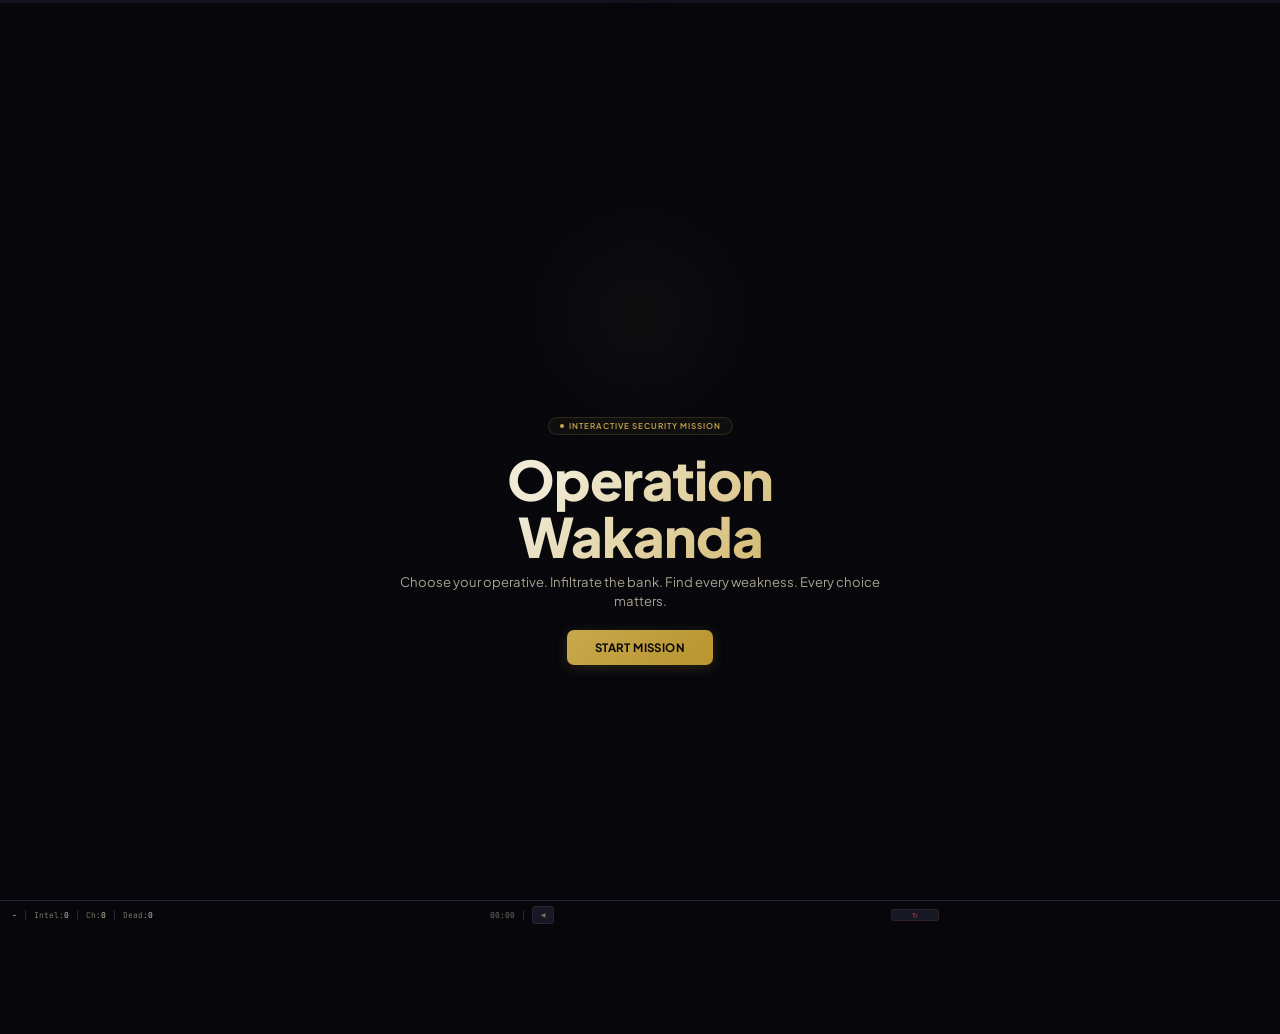
<file: Operation Wakanda/index.html>
<!DOCTYPE html>
<html lang="en">
<head>
<meta charset="UTF-8">
<meta name="viewport" content="width=device-width, initial-scale=1.0">
<title>Operation Wakanda</title>
<link href="https://fonts.googleapis.com/css2?family=Plus+Jakarta+Sans:wght@400;500;600;700;800&family=JetBrains+Mono:wght@400;500&display=swap" rel="stylesheet">
<style>
*,*::before,*::after{box-sizing:border-box;margin:0;padding:0}
:root{--bg:#07070c;--bg2:#0c0c14;--bg3:#12121c;--sf:#181824;--sf2:#1e1e2e;
--gd:#c9a84c;--gd2:#b8952f;--gbg:rgba(201,168,76,.05);--gb:rgba(201,168,76,.18);--gg:rgba(201,168,76,.1);
--rd:#e05060;--gn:#4ecb71;--am:#e8a838;
--iv:#f0ead6;--i2:#cfc8b2;--i3:#a8a290;--i4:#7a7568;--i5:#504c42;
--bd:#262638;
--f:'Plus Jakarta Sans',system-ui,sans-serif;--m:'JetBrains Mono',monospace}
html{scroll-behavior:smooth}
body{min-height:100vh;background:var(--bg);color:var(--iv);font-family:var(--f);-webkit-font-smoothing:antialiased;overflow-x:hidden;font-size:13px}
::selection{background:var(--gd);color:var(--bg)}
body::before{content:'';position:fixed;inset:0;background-image:radial-gradient(rgba(201,168,76,.008) 1px,transparent 1px);background-size:24px 24px;pointer-events:none}

/* PROGRESS */
.pb{position:fixed;top:0;left:0;right:0;height:3px;z-index:200;background:rgba(38,38,56,.4)}
.pf{height:100%;background:linear-gradient(90deg,var(--gd2),var(--gd));transition:width .6s;box-shadow:0 0 8px var(--gg)}

/* MINIMAP */
.mm{position:fixed;top:8px;left:50%;transform:translateX(-50%);z-index:201;display:none;align-items:center;gap:3px;background:rgba(7,7,12,.88);backdrop-filter:blur(8px);border:1px solid var(--bd);border-radius:16px;padding:4px 10px}
.mm.on{display:flex}
.mm .n{width:8px;height:8px;border-radius:50%;background:var(--bd);transition:.3s;position:relative}
.mm .n.dn{background:var(--gn)}
.mm .n.ac{background:var(--gd);box-shadow:0 0 6px var(--gg)}
.mm .n.dd{background:var(--rd)}
.mm .n.lk{opacity:.2}
.mm .ln{width:8px;height:1px;background:var(--bd)}
.mm .n::after{content:attr(data-tip);position:absolute;top:14px;left:50%;transform:translateX(-50%);font-family:var(--m);font-size:.4rem;color:var(--i4);white-space:nowrap;opacity:0;transition:.15s;pointer-events:none}
.mm .n:hover::after{opacity:1}
@media(max-width:600px){.mm{padding:3px 7px;gap:2px}.mm .n{width:6px;height:6px}.mm .ln{width:5px}}

/* OBJECTIVES */
.obj{position:fixed;top:8px;right:8px;z-index:201;display:none;background:rgba(7,7,12,.9);backdrop-filter:blur(8px);border:1px solid var(--bd);border-radius:10px;padding:8px 12px;max-width:180px}
.obj.on{display:block}
.obj-t{font-family:var(--m);font-size:.44rem;color:var(--gd);letter-spacing:1px;text-transform:uppercase;margin-bottom:5px;font-weight:600}
.obj-i{display:flex;align-items:center;gap:5px;font-size:.52rem;color:var(--i4);padding:2px 0}
.obj-i.dn{color:var(--gn)}
.obj-i .ck{width:10px;height:10px;border-radius:3px;border:1px solid var(--bd);display:flex;align-items:center;justify-content:center;font-size:.4rem;flex-shrink:0}
.obj-i.dn .ck{border-color:var(--gn);color:var(--gn);background:rgba(78,203,113,.1)}
@media(max-width:600px){.obj{max-width:150px;padding:6px 9px;top:6px;right:6px}.obj-i{font-size:.46rem}}

/* INTEL BAR */
.ib{position:fixed;bottom:0;left:0;right:0;z-index:200;background:rgba(7,7,12,.93);backdrop-filter:blur(10px);border-top:1px solid var(--bd);padding:5px 12px;display:flex;align-items:center;gap:8px;font-family:var(--m);font-size:.5rem;color:var(--i4);transform:translateY(100%);transition:transform .4s}
.ib.on{transform:translateY(0)}
.ib .g{color:var(--gd);font-weight:600}
.ib .s{width:1px;height:10px;background:var(--bd)}
.ib .v{color:var(--i2)}
.ib .t{margin-left:auto}
.ib-b{font-family:var(--m);font-size:.46rem;font-weight:600;padding:3px 8px;border-radius:3px;border:1px solid var(--bd);background:var(--sf);color:var(--i4);cursor:pointer;transition:.12s;white-space:nowrap}
.ib-b:hover{border-color:var(--gb);color:var(--gd)}
.ib-b.rs{border-color:rgba(224,80,96,.12);color:rgba(224,80,96,.5)}
.ib-b.rs:hover{color:var(--rd)}
@media(max-width:600px){.ib{font-size:.44rem;gap:5px;padding:4px 8px}.ib-b{font-size:.4rem;padding:2px 6px}}

/* STORY */
#story{position:relative;z-index:1;padding-bottom:44px}
.bk{opacity:0;transform:translateY(18px);transition:opacity .5s,transform .5s}
.bk.v{opacity:1;transform:none}
.bk.d{opacity:.08;pointer-events:none;filter:blur(2px);transition:.5s;max-height:80px;overflow:hidden}
.bk.v{opacity:1;transform:none;padding-top:10vh}
.dv{width:1px;height:28px;background:linear-gradient(transparent,var(--gb),transparent);margin:0 auto}

/* SCAN TRANSITION */
.scan{text-align:center;padding:32px 16px}
.scan-bar{width:120px;height:2px;background:var(--bd);border-radius:1px;margin:0 auto 8px;overflow:hidden}
.scan-fill{height:100%;background:var(--gd);width:0;animation:scanFill 1s ease forwards}
@keyframes scanFill{to{width:100%}}
.scan-t{font-family:var(--m);font-size:.48rem;color:var(--gd);letter-spacing:1px;animation:glitch .1s ease .5s 3}
@keyframes glitch{0%{transform:translateX(-2px)}50%{transform:translateX(2px)}100%{transform:none}}

/* CINEMATIC */
.cn{min-height:24vh;display:flex;flex-direction:column;align-items:center;justify-content:center;text-align:center;padding:36px 16px}
.cn-c{font-family:var(--m);font-size:.46rem;color:var(--gd);letter-spacing:3px;text-transform:uppercase;margin-bottom:6px;opacity:0;animation:fi .4s .15s forwards}
.cn-t{font-size:clamp(1rem,3vw,1.5rem);font-weight:800;letter-spacing:-.3px;background:linear-gradient(135deg,var(--iv),var(--gd));-webkit-background-clip:text;-webkit-text-fill-color:transparent;opacity:0;animation:fi .4s .4s forwards}
@keyframes fi{to{opacity:1}}

/* HERO */
.hr{min-height:100vh;display:flex;align-items:center;justify-content:center;text-align:center;position:relative;overflow:hidden}
.hr-g{position:absolute;inset:0;display:flex;align-items:center;justify-content:center;pointer-events:none}
.hr-g svg{width:min(300px,70vw);opacity:.03;animation:sp 100s linear infinite}
@keyframes sp{to{transform:rotate(360deg)}}
.hr-w{position:absolute;top:25%;left:50%;transform:translate(-50%,-50%);width:300px;height:300px;background:radial-gradient(circle,rgba(201,168,76,.04),transparent 70%);pointer-events:none}
.hr-c{position:relative;z-index:1;padding:16px;max-width:600px}
.hb{display:inline-flex;align-items:center;gap:5px;background:var(--gbg);border:1px solid var(--gb);border-radius:16px;padding:3px 11px;margin-bottom:16px;font-size:.5rem;font-weight:600;color:var(--gd);letter-spacing:1px;text-transform:uppercase}
.hb .dt{width:4px;height:4px;background:var(--gd);border-radius:50%;animation:pu 2s infinite}
@keyframes pu{0%,100%{opacity:1}50%{opacity:.3}}
.ht{font-size:clamp(1.8rem,5vw,3.4rem);font-weight:800;letter-spacing:-1px;line-height:1.05;margin-bottom:6px;background:linear-gradient(135deg,var(--iv) 30%,var(--gd));-webkit-background-clip:text;-webkit-text-fill-color:transparent}
.hss{font-size:.82rem;color:var(--i3);max-width:480px;margin:0 auto 20px;line-height:1.45}
.bg{font-family:var(--f);font-size:.72rem;font-weight:700;color:var(--bg);background:linear-gradient(135deg,var(--gd),var(--gd2));border:none;padding:10px 28px;border-radius:7px;cursor:pointer;letter-spacing:.4px;text-transform:uppercase;transition:.2s;box-shadow:0 3px 14px rgba(201,168,76,.18)}
.bg:hover{transform:translateY(-1px);box-shadow:0 5px 20px rgba(201,168,76,.25)}

/* ROLES */
.rs{max-width:680px;margin:0 auto;padding:0 20px;text-align:center}
.rg{display:grid;grid-template-columns:1fr 1fr;gap:10px;margin-top:20px}
@media(max-width:520px){.rg{grid-template-columns:1fr;max-width:260px;margin:20px auto 0}}
.rc{background:var(--sf);border:2px solid var(--bd);border-radius:10px;cursor:pointer;transition:.3s;overflow:hidden;text-align:center}
.rc:hover{border-color:var(--gb);transform:translateY(-2px);box-shadow:0 6px 24px rgba(0,0,0,.35)}
.rc:hover .ra svg{transform:scale(1.05)}
.ra{width:100%;height:180px;background:linear-gradient(180deg,#16121e,var(--sf));display:flex;align-items:center;justify-content:center;position:relative;overflow:hidden}
@media(max-width:520px){.ra{height:120px}}
.ra svg{width:110px;height:110px;transition:transform .3s;filter:drop-shadow(0 2px 6px rgba(201,168,76,.08))}
@media(max-width:520px){.ra svg{width:75px;height:75px}}
.ra::after{content:'';position:absolute;bottom:0;left:0;right:0;height:20px;background:linear-gradient(transparent,var(--sf))}
.rb{padding:12px 14px 16px}
.rc .rn{font-size:.88rem;font-weight:800;color:var(--iv)}
.rc .rr{font-size:.48rem;font-weight:600;color:var(--gd);letter-spacing:1.2px;text-transform:uppercase;margin-bottom:8px}
.rc .rl{list-style:none;text-align:left}
.rc .rl li{font-size:.6rem;color:var(--i3);padding:2px 0;display:flex;gap:5px;align-items:center}
.rc .rl li::before{content:'';width:3px;height:3px;background:var(--gd);border-radius:1px;flex-shrink:0}

/* DIALOGUE */
.dl{display:flex;gap:8px;margin:8px 0;align-items:flex-start}
.da{width:34px;height:34px;border-radius:50%;background:var(--sf2);border:1.5px solid var(--gb);display:flex;align-items:center;justify-content:center;flex-shrink:0;overflow:hidden}
.da svg{width:22px;height:22px}
.db{background:var(--sf);border:1px solid var(--bd);border-radius:2px 10px 10px 10px;padding:10px 14px;flex:1;font-size:.76rem;color:var(--i2);line-height:1.5}
.db strong{color:var(--iv);font-weight:600}
.db .cur{display:inline-block;width:1.5px;height:.8em;background:var(--gd);margin-left:1px;animation:bl .5s infinite}
@keyframes bl{0%,100%{opacity:1}50%{opacity:0}}
@media(max-width:600px){.da{width:24px;height:24px}.da svg{width:14px;height:14px}.db{padding:6px 9px;font-size:.64rem}}

.cw{max-width:720px;margin:0 auto;padding:0 20px}

/* BOXES */
.nb{border-radius:8px;padding:10px 12px;margin:6px 0;font-size:.64rem;line-height:1.45}
.nb.i{background:var(--gbg);border:1px solid var(--gb);color:var(--i3)}
.nb.w{background:rgba(139,38,53,.05);border:1px solid rgba(139,38,53,.16);color:var(--i3)}
.nb.o{background:rgba(78,203,113,.03);border:1px solid rgba(78,203,113,.12);color:var(--i3)}
.nb.x{background:rgba(255,255,255,.01);border:1px solid var(--bd);color:var(--i5);opacity:.5}
.nb b{font-size:.5rem;font-weight:700;text-transform:uppercase;letter-spacing:.5px;display:block;margin-bottom:2px}
.nb.i b{color:var(--gd)}.nb.w b{color:var(--rd)}.nb.o b{color:var(--gn)}.nb.x b{color:var(--i5)}

/* TERM */
.tt{background:#05050a;border:1px solid var(--bd);border-radius:8px;overflow:hidden;margin:6px 0}
.tt-h{padding:4px 8px;background:var(--bg3);border-bottom:1px solid var(--bd);display:flex;gap:3px}
.td{width:5px;height:5px;border-radius:50%}.td.r{background:#e05060}.td.y{background:#e8a838}.td.g{background:#4ecb71}
.tt-b{padding:8px 10px;font-family:var(--m);font-size:.56rem;line-height:1.65;color:var(--i4);white-space:pre-wrap;overflow-x:auto}
.tt-b .c{color:var(--gn)}.tt-b .o{color:var(--i5)}.tt-b .h{color:var(--gd)}
.tm-cur{display:inline-block;width:4px;height:.9em;background:var(--gn);animation:bl .4s infinite;vertical-align:middle}
@media(max-width:600px){.tt-b{font-size:.5rem;padding:6px 8px}}

/* CHOICES */
.cs{display:flex;flex-direction:column;gap:5px;margin:14px 0}
.cc{background:var(--sf);border:1px solid var(--bd);border-radius:8px;padding:10px 12px;cursor:pointer;transition:.2s;display:flex;align-items:center;gap:8px}
.cc:hover{border-color:var(--gb);background:var(--sf2);transform:translateX(4px)}
.cc.r{border-color:var(--gb);background:var(--gbg)}
.cc .a{width:18px;height:18px;border-radius:4px;background:var(--gbg);border:1px solid var(--gb);display:flex;align-items:center;justify-content:center;flex-shrink:0;color:var(--gd);font-size:.45rem;transition:.15s}
.cc:hover .a{transform:translateX(2px)}
.cc .l{font-size:.7rem;font-weight:700;color:var(--iv)}
.cc .de{font-size:.56rem;color:var(--i4)}
.tg{display:inline-block;font-family:var(--m);font-size:.42rem;font-weight:600;padding:1px 5px;border-radius:3px;margin-left:4px;vertical-align:middle}
.tg.r{color:var(--gd);background:var(--gbg);border:1px solid var(--gb)}
.tg.w{color:var(--am);background:rgba(232,168,56,.03);border:1px solid rgba(232,168,56,.1)}
.tg.s{color:var(--gn);background:rgba(78,203,113,.03);border:1px solid rgba(78,203,113,.1)}

/* EVIDENCE */
.ev{background:var(--sf);border:1px solid var(--bd);border-radius:8px;overflow:hidden;margin:8px 0;position:relative}
.ev-st{position:absolute;top:42%;left:50%;transform:translate(-50%,-50%) rotate(-8deg);font-family:var(--m);font-size:.8rem;font-weight:800;color:rgba(201,168,76,.05);letter-spacing:2px;pointer-events:none}
.ev-h{padding:7px 11px;border-bottom:1px solid var(--bd);display:flex;align-items:center;gap:5px;background:var(--bg3)}
.sv{font-family:var(--m);font-size:.44rem;font-weight:600;padding:1px 5px;border-radius:3px}
.sv.c{color:var(--rd);background:rgba(224,80,96,.05);border:1px solid rgba(224,80,96,.14)}
.sv.m{color:var(--am);background:rgba(232,168,56,.04);border:1px solid rgba(232,168,56,.1)}
.ev-t{font-size:.66rem;font-weight:700;color:var(--iv);flex:1}
.ev-b{padding:8px 11px}
.ev-r{display:flex;gap:6px;padding:3px 0;border-bottom:1px solid var(--bd);font-size:.6rem}
.ev-r:last-child{border-bottom:none}
.ev-k{color:var(--i5);flex:0 0 70px;font-size:.5rem;font-weight:600;text-transform:uppercase}
.ev-v{color:var(--i2);line-height:1.35}

/* FINDING */
.fn{background:var(--sf);border:1px solid var(--bd);border-radius:8px;overflow:hidden;margin:6px 0}
.fn-h{padding:8px 11px;border-bottom:1px solid var(--bd);display:flex;align-items:center;gap:5px}
.fb{width:3px;height:16px;border-radius:1px}.fb.c{background:var(--rd)}.fb.h{background:#e88040}.fb.m{background:var(--am)}.fb.l{background:var(--gn)}
.fn-t{font-size:.72rem;font-weight:700;color:var(--iv)}
.fn-d{padding:8px 11px;font-size:.6rem;color:var(--i3);line-height:1.4}

.ntf{position:fixed;top:28px;left:50%;transform:translateX(-50%) translateY(-60px);z-index:300;background:var(--sf2);border:1px solid var(--gb);border-radius:8px;padding:7px 16px;font-size:.62rem;font-weight:600;color:var(--gd);box-shadow:0 6px 20px rgba(0,0,0,.5);transition:transform .3s}
.ntf.on{transform:translateX(-50%) translateY(0)}
.ntf.rd{border-color:rgba(224,80,96,.18);color:var(--rd)}
@keyframes shk{0%,100%{transform:none}25%{transform:translateX(-4px)}75%{transform:translateX(4px)}}
.shk{animation:shk .3s}

.ptc-w{position:fixed;inset:0;pointer-events:none;z-index:250}
.ptc{position:absolute;width:3px;height:3px;background:var(--gd);border-radius:50%;animation:ptcF .7s ease-out forwards}
@keyframes ptcF{0%{transform:translate(0,0) scale(1);opacity:1}100%{transform:translate(var(--px),var(--py)) scale(0);opacity:0}}

.sg{display:grid;grid-template-columns:repeat(3,1fr);gap:5px;margin:12px 0}
@media(max-width:480px){.sg{grid-template-columns:1fr}}
.sc{background:var(--sf);border:1px solid var(--bd);border-radius:8px;padding:10px;text-align:center}
.sc-n{font-family:var(--m);font-size:1rem;font-weight:700;color:var(--gd)}
.sc-l{font-size:.46rem;color:var(--i4);margin-top:1px}
.ft{text-align:center;padding:24px 14px;border-top:1px solid var(--bd)}
.ft p{font-size:.52rem;color:var(--i5);line-height:1.5}
.ft a{color:var(--gd);text-decoration:none}
</style>
</head>
<body>
<div class="pb"><div class="pf" id="pf" style="width:0%"></div></div>
<div class="mm" id="mm"></div>
<div class="obj" id="obj"><div class="obj-t">Objectives</div><div id="objList"></div></div>
<div class="ib" id="ib"><span class="g" id="iR">-</span><span class="s"></span><span>Intel:<span class="v" id="iE">0</span></span><span class="s"></span><span>Ch:<span class="v" id="iC">0</span></span><span class="s"></span><span>Dead:<span class="v" id="iD">0</span></span><span class="t" id="iT">00:00</span><span class="s"></span><button class="ib-b" onclick="goBack()">&#9664;</button><button class="ib-b rs" onclick="location.reload()">&#8635;</button></div>
<div class="ntf" id="ntf"></div>
<div class="ptc-w" id="ptcW"></div>
<div id="story"></div>
<script>
var S={r:null,st:[],ev:0,dd:0,ch:0,t0:null,ti:null,hist:[],obj:[0,0,0,0,0]},EL=document.getElementById('story');

// T'Challa: MALE - angular mask, pointed ears, strong jaw, claw scars, broad armored chest
var AP='<svg viewBox="0 0 120 120" fill="none" stroke="#c9a84c" stroke-linecap="round"><defs><linearGradient id="gp" x1="0" y1="0" x2="0" y2="1"><stop offset="0%" stop-color="#c9a84c" stop-opacity=".15"/><stop offset="100%" stop-color="#c9a84c" stop-opacity=".02"/></linearGradient></defs><circle cx="60" cy="42" r="24" stroke-width="1.5" fill="url(#gp)"/><path d="M60 18v-3" stroke-width="2"/><path d="M43 33l-11-19" stroke-width="2.2"/><path d="M77 33l11-19" stroke-width="2.2"/><path d="M40 40c5-10 11-13 20-13s15 3 20 13" stroke-width="1" fill="none" opacity=".4"/><rect x="47" y="38" width="7" height="2.5" rx="1" fill="#c9a84c" opacity=".8"/><rect x="66" y="38" width="7" height="2.5" rx="1" fill="#c9a84c" opacity=".8"/><path d="M55 50l5 4 5-4" stroke-width="1.5"/><path d="M48 28l24 0" stroke-width="1" opacity=".25"/><path d="M52 32l16 0" stroke-width=".6" opacity=".15"/><path d="M34 72c0-15 12-25 26-25s26 10 26 25" stroke-width="2" fill="url(#gp)"/><path d="M47 60l-4 14" stroke-width="1.2" opacity=".5"/><path d="M53 58l-2 16" stroke-width="1.2" opacity=".5"/><path d="M67 58l2 16" stroke-width="1.2" opacity=".5"/><path d="M73 60l4 14" stroke-width="1.2" opacity=".5"/><path d="M46 72h28" stroke-width="1" opacity=".2"/><circle cx="60" cy="68" r="4" stroke-width=".8" fill="none" opacity=".2"/></svg>';

// Shuri: FEMALE - round softer face, braids flowing up, hoop earrings, slim neck, tech chest piece
var AS='<svg viewBox="0 0 120 120" fill="none" stroke="#c9a84c" stroke-linecap="round"><defs><linearGradient id="gs" x1="0" y1="0" x2="0" y2="1"><stop offset="0%" stop-color="#c9a84c" stop-opacity=".15"/><stop offset="100%" stop-color="#c9a84c" stop-opacity=".02"/></linearGradient></defs><circle cx="60" cy="42" r="24" stroke-width="1.5" fill="url(#gs)"/><path d="M38 30c3-10 11-18 22-18s19 8 22 18" stroke-width="1.3" fill="none"/><path d="M38 28c-3-5-4-12-1-18" stroke-width="1.1" opacity=".45"/><path d="M82 28c3-5 4-12 1-18" stroke-width="1.1" opacity=".45"/><path d="M43 24c-2-5-1-10 2-14" stroke-width=".9" opacity=".35"/><path d="M77 24c2-5 1-10-2-14" stroke-width=".9" opacity=".35"/><path d="M50 20c-1-4 0-7 2-10" stroke-width=".7" opacity=".25"/><path d="M70 20c1-4 0-7-2-10" stroke-width=".7" opacity=".25"/><circle cx="52" cy="42" r="2.8" fill="#c9a84c" opacity=".75"/><circle cx="68" cy="42" r="2.8" fill="#c9a84c" opacity=".75"/><path d="M56 51c2 2.5 6 2.5 8 0" stroke-width="1.3"/><path d="M53 35c4-2 10-2 14 0" stroke-width=".7" opacity=".3"/><circle cx="35" cy="44" r="4" stroke-width="1.1" fill="none" opacity=".6"/><circle cx="35" cy="44" r="1.5" fill="#c9a84c" opacity=".25"/><circle cx="85" cy="44" r="4" stroke-width="1.1" fill="none" opacity=".6"/><circle cx="85" cy="44" r="1.5" fill="#c9a84c" opacity=".25"/><path d="M40 70c0-11 9-20 20-20s20 9 20 20" stroke-width="1.5" fill="url(#gs)"/><circle cx="60" cy="62" r="6" stroke-width="1" fill="none" opacity=".4"/><circle cx="60" cy="62" r="3" stroke-width=".7" fill="none" opacity=".3"/><circle cx="60" cy="62" r="1" fill="#c9a84c" opacity=".35"/><path d="M46 74h28" stroke-width=".5" opacity=".15"/><path d="M49 78h22" stroke-width=".4" opacity=".1"/></svg>';

var MP='<svg viewBox="0 0 40 40" fill="none" stroke="#c9a84c" stroke-linecap="round"><circle cx="20" cy="14" r="9" stroke-width="1" fill="rgba(201,168,76,.06)"/><path d="M14 10l-5-8" stroke-width="1.3"/><path d="M26 10l5-8" stroke-width="1.3"/><rect x="15" y="12" width="4" height="1.5" rx=".5" fill="#c9a84c" opacity=".7"/><rect x="21" y="12" width="4" height="1.5" rx=".5" fill="#c9a84c" opacity=".7"/><path d="M18 18l2 2 2-2" stroke-width="1"/><path d="M10 32c0-6 4-11 10-11s10 5 10 11" stroke-width="1" fill="none"/></svg>';
var MS='<svg viewBox="0 0 40 40" fill="none" stroke="#c9a84c" stroke-linecap="round"><circle cx="20" cy="14" r="9" stroke-width="1" fill="rgba(201,168,76,.06)"/><path d="M12 10c-1-3-1-7 1-10M28 10c1-3 1-7-1-10" stroke-width=".8" opacity=".4"/><path d="M15 8c-1-2 0-5 1-6M25 8c1-2 0-5-1-6" stroke-width=".6" opacity=".3"/><circle cx="17" cy="14" r="1.8" fill="#c9a84c" opacity=".65"/><circle cx="23" cy="14" r="1.8" fill="#c9a84c" opacity=".65"/><path d="M18 19c1.5 1.5 3 1.5 4.5 0" stroke-width=".9"/><circle cx="9" cy="15" r="2" stroke-width=".8" fill="none" opacity=".45"/><circle cx="31" cy="15" r="2" stroke-width=".8" fill="none" opacity=".45"/><path d="M10 32c0-6 4-11 10-11s10 5 10 11" stroke-width="1" fill="none"/></svg>';

// MAP NODES
var NODES=['Start','Recon','Auth','Input','Upload','AWS','Creds','War Room','Findings','Impact','End'];

function pr(n){S.ch=n;document.getElementById('pf').style.width=(n/12*100)+'%';document.getElementById('iC').textContent=n;}
function ae(){S.ev++;document.getElementById('iE').textContent=S.ev;nt('+ Intel');snd('ev');
var e=document.querySelectorAll('.ev');if(e.length){var r=e[e.length-1].getBoundingClientRect();burst(r.left+r.width/2,r.top+r.height/2);}}
function ad(){S.dd++;document.getElementById('iD').textContent=S.dd;snd('dd');}
function nt(m,r){var n=document.getElementById('ntf');n.textContent=m;n.className='ntf'+(r?' rd':'')+' on';snd('nt');setTimeout(function(){n.classList.remove('on')},1800);}
function sm(){S.t0=Date.now();S.ti=setInterval(function(){var s=Math.floor((Date.now()-S.t0)/1e3);document.getElementById('iT').textContent=(s/60|0).toString().padStart(2,'0')+':'+(s%60).toString().padStart(2,'0');},1e3);}

function add(h){var d=document.createElement('div');d.className='bk';d.innerHTML=h;var a=EL.querySelectorAll('.bk');for(var i=0;i<a.length;i++)a[i].classList.add('d');EL.querySelectorAll('.dv').forEach(function(x){x.style.height='0'});EL.appendChild(d);S.hist.push(d);setTimeout(function(){d.classList.add('v');d.scrollIntoView({behavior:'smooth',block:'center'});snd('ck');setTimeout(function(){tyRun();tmRun()},80)},40);}
function dv(){var d=document.createElement('div');d.className='dv';EL.appendChild(d);}
function scan(msg,cb){dv();add('<div class="scan"><div class="scan-bar"><div class="scan-fill"></div></div><div class="scan-t">'+msg+'</div></div>');setTimeout(cb,1200);}
function ci(c,t,cb){dv();add('<div class="cn"><div class="cn-c">'+c+'</div><div class="cn-t">'+t+'</div></div>');setTimeout(cb,1200);}
function P(a){return S.r==='p'?a[0]:a[1];}
function dl(t){return '<div class="dl"><div class="da">'+(S.r==='p'?MP:MS)+'</div><div class="db" data-txt="'+t.replace(/"/g,'&quot;')+'"></div></div>';}

// TYPING
function tyRun(){document.querySelectorAll('.db[data-txt]').forEach(function(el){if(el.dataset.dn)return;el.dataset.dn='1';var t=el.dataset.txt.replace(/&quot;/g,'"'),i=0,o='',tag=false;el.innerHTML='<span class="cur"></span>';function tk(){if(i>=t.length){el.innerHTML=t;return;}var c=t[i];if(c==='<')tag=true;if(tag){o+=c;if(c==='>')tag=false;i++;tk();return;}o+=c;i++;el.innerHTML=o+'<span class="cur"></span>';setTimeout(tk,10);}tk();});}
function tmRun(){document.querySelectorAll('.tt-b').forEach(function(el){if(el.dataset.dn)return;el.dataset.dn='1';var f=el.innerHTML,ls=f.split('\n'),i=0,o='';el.innerHTML='<span class="tm-cur"></span>';function nl(){if(i>=ls.length){el.innerHTML=f;return;}o+=ls[i]+'\n';i++;el.innerHTML=o+'<span class="tm-cur"></span>';setTimeout(nl,ls[i-1]&&ls[i-1].indexOf('class="c"')>-1?200:80);}setTimeout(nl,250);});}

// PARTICLES
function burst(x,y){var w=document.getElementById('ptcW');for(var i=0;i<10;i++){var p=document.createElement('div');p.className='ptc';var a=Math.random()*6.28,d=30+Math.random()*50;p.style.left=x+'px';p.style.top=y+'px';p.style.setProperty('--px',Math.cos(a)*d+'px');p.style.setProperty('--py',Math.sin(a)*d+'px');w.appendChild(p);setTimeout(function(pp){return function(){if(pp.parentNode)pp.parentNode.removeChild(pp)}}(p),800);}}

// SOUND
var ax=null;function ia(){if(!ax)ax=new(window.AudioContext||window.webkitAudioContext)();}
function snd(t){try{ia();var o=ax.createOscillator(),g=ax.createGain();o.connect(g);g.connect(ax.destination);
if(t==='ck'){o.frequency.value=700;g.gain.value=.02;o.type='sine';o.start();o.stop(ax.currentTime+.04);}
if(t==='ev'){o.frequency.value=600;g.gain.value=.03;o.type='triangle';o.start();o.frequency.linearRampToValueAtTime(900,ax.currentTime+.12);o.stop(ax.currentTime+.15);}
if(t==='dd'){o.frequency.value=180;g.gain.value=.04;o.type='sawtooth';o.start();o.frequency.linearRampToValueAtTime(80,ax.currentTime+.2);g.gain.linearRampToValueAtTime(0,ax.currentTime+.25);o.stop(ax.currentTime+.25);}
if(t==='nt'){o.frequency.value=1100;g.gain.value=.015;o.type='sine';o.start();o.stop(ax.currentTime+.06);}
if(t==='win'){[0,120,240].forEach(function(d,i){setTimeout(function(){var o2=ax.createOscillator(),g2=ax.createGain();o2.connect(g2);g2.connect(ax.destination);o2.frequency.value=[700,900,1200][i];g2.gain.value=.025;o2.type='sine';o2.start();o2.stop(ax.currentTime+.12);},d);});}
}catch(e){}}

// MINIMAP
function mm(active,states){
var el=document.getElementById('mm');var h='';
NODES.forEach(function(name,i){
if(i>0)h+='<span class="ln"></span>';
var cls='n';
if(states[i]==='d')cls+=' dn';
if(states[i]==='x')cls+=' dd';
if(states[i]==='l')cls+=' lk';
if(i===active)cls+=' ac';
h+='<span class="'+cls+'" data-tip="'+name+'"></span>';
});
el.innerHTML=h;
}

// OBJECTIVES
var OBJ_T=['Map attack surface','Find auth weakness','Discover critical vuln','Compile evidence','Deliver assessment'];
function objUp(){
var el=document.getElementById('objList');var h='';
OBJ_T.forEach(function(t,i){h+='<div class="obj-i'+(S.obj[i]?' dn':'')+'"><div class="ck">'+(S.obj[i]?'&#10003;':'')+'</div>'+t+'</div>';});
el.innerHTML=h;
}
function objDone(i){if(!S.obj[i]){S.obj[i]=1;objUp();nt('Objective complete');}}

// BACK
function goBack(){if(S.hist.length<2)return;var els=EL.querySelectorAll('.bk,.dv,.cn,.scan');var rm=[];for(var i=els.length-1;i>=0&&rm.length<3;i--)rm.push(els[i]);rm.forEach(function(e){if(e&&e.parentNode)e.parentNode.removeChild(e)});var rest=EL.querySelectorAll('.bk');if(rest.length)rest[rest.length-1].classList.remove('d');S.hist.pop();if(S.ch>0)S.ch--;}

// HERO
add('<div class="hr"><div class="hr-g"><svg viewBox="0 0 400 400" fill="none" stroke="rgba(201,168,76,.15)" stroke-width=".5"><polygon points="200,20 380,110 380,290 200,380 20,290 20,110"/><polygon points="200,60 340,130 340,270 200,340 60,270 60,130"/><polygon points="200,100 300,150 300,250 200,300 100,250 100,150"/></svg></div><div class="hr-w"></div><div class="hr-c"><div class="hb"><span class="dt"></span>Interactive Security Mission</div><h1 class="ht">Operation<br>Wakanda</h1><p class="hss">Choose your operative. Infiltrate the bank. Find every weakness. Every choice matters.</p><button class="bg" onclick="goRole()">Start Mission</button></div></div>');

function goRole(){pr(1);dv();add('<div class="rs"><div class="cn-c" style="opacity:1">Select Operative</div><div class="cn-t" style="opacity:1;font-size:1.1rem">Choose Your Role</div><div class="rg"><div class="rc" onclick="pk(\'p\')"><div class="ra">'+AP+'</div><div class="rb"><div class="rn">T\'Challa</div><div class="rr">Strategic Command</div><ul class="rl"><li>Field decisions</li><li>Risk-forward</li><li>Direct action</li></ul></div></div><div class="rc" onclick="pk(\'s\')"><div class="ra">'+AS+'</div><div class="rb"><div class="rn">Shuri</div><div class="rr">Technical Intelligence</div><ul class="rl"><li>Systems analysis</li><li>Precision methods</li><li>Deep investigation</li></ul></div></div></div></div>');}

function pk(r){S.r=r;sm();
document.getElementById('ib').classList.add('on');
document.getElementById('mm').classList.add('on');
document.getElementById('obj').classList.add('on');
document.getElementById('iR').textContent=r==='p'?'T\'Challa':'Shuri';
objUp();
document.querySelectorAll('.rc').forEach(function(c){c.style.opacity='.1';c.style.pointerEvents='none'});
event.currentTarget.style.opacity='1';event.currentTarget.style.borderColor='var(--gd)';
nt(r==='p'?'T\'Challa ready':'Shuri ready');
mm(0,['d','l','l','l','l','l','l','l','l','l','l']);
setTimeout(function(){scan('Establishing secure channel...',C1)},300);}

function C1(){ci('01','Mission Brief',function(){pr(2);S.st.push('b');dv();
mm(0,['d','l','l','l','l','l','l','l','l','l','l']);
add('<div class="cw">'+dl(P(['Royal Bank of Wakanda. AWS migration. <strong>Public website only. No source. No internal access.</strong>','Target acquired. <strong>Gray Box. Public web only.</strong>']))+
'<div class="nb i"><b>Crown Jewels</b>Admin Access / RCE / Privilege Escalation / Secrets / Credentials / Domain Controller</div>'+
'<div class="cs"><div class="cc r" onclick="C2()"><div class="a">&#9654;</div><div><div class="l">Connect to Target</div></div></div></div></div>');});}

function C2(){scan('Connecting to 54.224.141.3...',function(){ci('02','Connectivity',function(){pr(3);S.st.push('c');dv();
add('<div class="cw">'+dl(P(['Connection failed. Target unreachable.','Timeouts on all protocols.']))+
'<div class="tt"><div class="tt-h"><span class="td r"></span><span class="td y"></span><span class="td g"></span></div><div class="tt-b"><span class="c">$ curl 54.224.141.3</span>\n<span class="o">Timed out</span>\n<span class="c">$ ping 54.224.141.3</span>\n<span class="o">Timed out</span></div></div>'+
'<div class="nb w"><b>Lab Down</b>Proceeding with methodology.</div>'+
'<div class="cs"><div class="cc r" onclick="C3()"><div class="a">&#9654;</div><div><div class="l">Begin Recon</div></div></div></div></div>');});});}

function C3(){scan('Scanning perimeter...',function(){ci('03','Reconnaissance',function(){pr(4);S.st.push('r');objDone(0);dv();
mm(1,['d','d','l','l','l','l','l','l','l','l','l']);
add('<div class="cw">'+dl(P(['Scanning. Every service is a way in.','Enumerating all visible services.']))+
'<div class="tt"><div class="tt-h"><span class="td r"></span><span class="td y"></span><span class="td g"></span></div><div class="tt-b"><span class="c">$ nmap TARGET</span>\n<span class="h">80/tcp  open</span>\n<span class="h">443/tcp open</span>\n\n<span class="c">$ gobuster</span>\n<span class="h">/login</span>   200\n<span class="h">/admin</span>   302\n<span class="h">/uploads</span> 403\n<span class="h">/api/v1</span>  404</div></div>'+
'<div class="nb i"><b>4 Vectors</b>Login, admin, uploads, API endpoint.</div>'+
'<div class="cs">'+
'<div class="cc r" onclick="C4()"><div class="a">&#9654;</div><div><div class="l">Test Authentication</div><span class="tg r">'+P(['go','priority'])+'</span></div></div>'+
'<div class="cc" onclick="C5()"><div class="a">&#9654;</div><div><div class="l">Test Input Handling</div></div></div>'+
'<div class="cc" onclick="CX()"><div class="a">&#9654;</div><div><div class="l">Force Admin Access</div><span class="tg w">risky</span></div></div>'+
'<div class="cc" onclick="CA()"><div class="a">&#9654;</div><div><div class="l">Probe API Endpoint</div><div class="de">New vector from scan</div></div></div>'+
'</div></div>');ae();});});}

function CX(){S.st.push('x');ad();dv();
mm(1,['d','d','l','l','l','l','l','l','l','l','l']);
add('<div class="cw"><div class="cn-c" style="opacity:1;color:var(--rd)">ACCESS DENIED</div><div class="cn-t" style="opacity:1;font-size:1rem;-webkit-text-fill-color:var(--rd)">Dead End</div>'+
dl(P(['Gates sealed.','Auth enforced everywhere.']))+
'<div class="tt"><div class="tt-h"><span class="td r"></span><span class="td y"></span><span class="td g"></span></div><div class="tt-b"><span class="c">/admin</span>          <span class="o">302</span>\n<span class="c">/admin/dashboard</span> <span class="o">302</span>\n<span class="c">/admin/users</span>     <span class="o">302</span></div></div>'+
'<div class="nb x"><b>Blocked</b>No entry here.</div>'+
'<div class="cs"><div class="cc r" onclick="C4()"><div class="a">&#9654;</div><div><div class="l">Try Auth Testing</div><span class="tg r">return</span></div></div><div class="cc" onclick="CA()"><div class="a">&#9654;</div><div><div class="l">Try API Probe</div></div></div></div></div>');
nt('Dead End','red');setTimeout(function(){var b=EL.querySelectorAll('.bk');b[b.length-1].classList.add('shk')},60);}

function CA(){scan('Probing API...',function(){ci('03b','API Analysis',function(){pr(4);S.st.push('api');dv();
mm(1,['d','d','l','l','l','l','l','l','l','l','l']);
add('<div class="cw">'+dl(P(['Hidden API. Could reveal backend structure.','REST endpoint detected. Analyzing response headers.']))+
'<div class="tt"><div class="tt-h"><span class="td r"></span><span class="td y"></span><span class="td g"></span></div><div class="tt-b"><span class="c">$ curl -v /api/v1</span>\n<span class="o">404 Not Found</span>\n<span class="h">Server: Apache/2.4.49</span>\n<span class="h">X-Powered-By: PHP/7.4</span>\n\n<span class="c">$ curl /api/v1/users</span>\n<span class="h">{"error":"unauthorized"}</span>\n<span class="o">API exists but requires auth</span></div></div>'+
'<div class="ev"><div class="ev-st">DECLASSIFIED</div><div class="ev-h"><span class="sv m">MEDIUM</span><span class="ev-t">Version Disclosure via API</span></div><div class="ev-b"><div class="ev-r"><span class="ev-k">Vector</span><span class="ev-v">Apache 2.4.49 + PHP 7.4 exposed</span></div><div class="ev-r"><span class="ev-k">Impact</span><span class="ev-v">Known CVEs targetable</span></div></div></div>'+
'<div class="cs"><div class="cc r" onclick="C4()"><div class="a">&#9654;</div><div><div class="l">Test Authentication</div><span class="tg r">continue</span></div></div><div class="cc" onclick="C5()"><div class="a">&#9654;</div><div><div class="l">Test Inputs</div></div></div></div></div>');ae();});});}

function C4(){scan('Testing auth controls...',function(){ci('04','Authentication',function(){pr(5);S.st.push('a');objDone(1);dv();
mm(2,['d','d','d','l','l','l','l','l','l','l','l']);
add('<div class="cw">'+dl(P(['Testing the gate.','Checking auth controls.']))+
'<div class="tt"><div class="tt-h"><span class="td r"></span><span class="td y"></span><span class="td g"></span></div><div class="tt-b"><span class="c">Test: error messages</span>\n<span class="h">"Invalid username" vs "Invalid password"</span>\n<span class="h">Username enumeration!</span>\n\n<span class="c">Test: rate limiting</span>\n<span class="o">No lockout after 50 attempts</span>\n<span class="h">Brute force possible</span></div></div>'+
'<div class="ev"><div class="ev-st">DECLASSIFIED</div><div class="ev-h"><span class="sv m">MEDIUM</span><span class="ev-t">Username Enumeration + No Rate Limit</span></div><div class="ev-b"><div class="ev-r"><span class="ev-k">Vector</span><span class="ev-v">Error messages + unlimited attempts</span></div><div class="ev-r"><span class="ev-k">Impact</span><span class="ev-v">Brute force attack viable</span></div></div></div>'+
'<div class="cs"><div class="cc r" onclick="C5()"><div class="a">&#9654;</div><div><div class="l">Test Inputs</div><span class="tg r">next</span></div></div><div class="cc" onclick="C6()"><div class="a">&#9654;</div><div><div class="l">Check Uploads</div></div></div><div class="cc" onclick="CC()"><div class="a">&#9654;</div><div><div class="l">Test Credentials</div><div class="de">Try common admin creds</div></div></div></div></div>');ae();});});}

function CC(){scan('Testing credentials...',function(){ci('04b','Credential Testing',function(){pr(5);S.st.push('cred');dv();
mm(6,['d','d','d','l','l','l','d','l','l','l','l']);
add('<div class="cw">'+dl(P(['Default credentials. Sometimes the simplest attack works.','Testing common credential pairs against login.']))+
'<div class="tt"><div class="tt-h"><span class="td r"></span><span class="td y"></span><span class="td g"></span></div><div class="tt-b"><span class="c">admin:admin</span>      <span class="o">Failed</span>\n<span class="c">admin:password</span>   <span class="o">Failed</span>\n<span class="c">admin:Admin123</span>   <span class="o">Failed</span>\n<span class="c">root:toor</span>       <span class="o">Failed</span>\n\n<span class="h">No default creds found</span>\n<span class="o">But: no account lockout triggered</span></div></div>'+
'<div class="nb i"><b>Observation</b>No defaults work, but zero lockout policy confirmed. Combined with username enumeration = brute force viable.</div>'+
'<div class="cs"><div class="cc r" onclick="C5()"><div class="a">&#9654;</div><div><div class="l">Test Inputs</div><span class="tg r">continue</span></div></div><div class="cc" onclick="C6()"><div class="a">&#9654;</div><div><div class="l">Check Uploads</div></div></div></div></div>');});});}

function C5(){scan('Testing input validation...',function(){ci('05','Input Testing',function(){pr(6);S.st.push('i');objDone(2);dv();
mm(3,['d','d','d','d','l','l','l','l','l','l','l']);
add('<div class="cw">'+dl(P(['One character reveals everything.','Testing server handling.']))+
'<div class="tt"><div class="tt-h"><span class="td r"></span><span class="td y"></span><span class="td g"></span></div><div class="tt-b"><span class="c">Input: single quote</span>\n<span class="h">500 Server Error!</span>\n<span class="h">SQL Injection indicator</span>\n\n<span class="c">Input: script tag</span>\n<span class="h">Reflected - XSS</span>\n\n<span class="c">Input: path traversal</span>\n<span class="o">400 - Blocked</span></div></div>'+
'<div class="ev"><div class="ev-st">DECLASSIFIED</div><div class="ev-h"><span class="sv c">CRITICAL</span><span class="ev-t">SQL Injection</span></div><div class="ev-b"><div class="ev-r"><span class="ev-k">Vector</span><span class="ev-v">Unsanitized DB query</span></div><div class="ev-r"><span class="ev-k">Impact</span><span class="ev-v">Admin bypass + data access</span></div></div></div>'+
'<div class="cs"><div class="cc" onclick="C6()"><div class="a">&#9654;</div><div><div class="l">Check Uploads</div></div></div><div class="cc" onclick="C6b()"><div class="a">&#9654;</div><div><div class="l">Probe AWS Metadata</div><div class="de">Check cloud misconfig</div></div></div><div class="cc r" onclick="C7()"><div class="a">&#9654;</div><div><div class="l">Compile Evidence</div><span class="tg s">strongest</span></div></div></div></div>');ae();});});}

function C6(){scan('Analyzing uploads...',function(){ci('06','File Upload',function(){pr(7);S.st.push('u');dv();
mm(4,['d','d','d','d','d','l','l','l','l','l','l']);
add('<div class="cw">'+dl(P(['Control uploads, control the server.','Testing upload validation.']))+
'<div class="tt"><div class="tt-h"><span class="td r"></span><span class="td y"></span><span class="td g"></span></div><div class="tt-b"><span class="c">Upload: shell.php</span>\n<span class="h">200 OK - Accepted!</span>\n\n<span class="c">/uploads/shell.php</span>\n<span class="h">EXECUTABLE</span></div></div>'+
'<div class="ev"><div class="ev-st">DECLASSIFIED</div><div class="ev-h"><span class="sv c">CRITICAL</span><span class="ev-t">RCE via Upload</span></div><div class="ev-b"><div class="ev-r"><span class="ev-k">Vector</span><span class="ev-v">Executable in web dir</span></div><div class="ev-r"><span class="ev-k">Impact</span><span class="ev-v">Remote Code Execution</span></div></div></div>'+
'<div class="cs"><div class="cc r" onclick="C7()"><div class="a">&#9654;</div><div><div class="l">Compile Evidence</div><span class="tg s">proceed</span></div></div></div></div>');ae();});});}

function C6b(){scan('Querying metadata service...',function(){ci('06b','AWS Recon',function(){pr(7);S.st.push('aws');dv();
mm(5,['d','d','d','d','l','d','l','l','l','l','l']);
add('<div class="cw">'+dl(P(['Cloud metadata. The keys to the kingdom.','Testing SSRF to AWS metadata endpoint.']))+
'<div class="tt"><div class="tt-h"><span class="td r"></span><span class="td y"></span><span class="td g"></span></div><div class="tt-b"><span class="c">$ curl http://169.254.169.254/latest/meta-data/</span>\n<span class="h">ami-id</span>\n<span class="h">instance-id</span>\n<span class="h">iam/</span>\n\n<span class="c">$ curl .../iam/security-credentials/</span>\n<span class="h">EC2-WebApp-Role</span>\n<span class="o">IAM role exposed via metadata</span></div></div>'+
'<div class="ev"><div class="ev-st">DECLASSIFIED</div><div class="ev-h"><span class="sv c">CRITICAL</span><span class="ev-t">AWS Metadata Exposure</span></div><div class="ev-b"><div class="ev-r"><span class="ev-k">Vector</span><span class="ev-v">SSRF to 169.254.169.254</span></div><div class="ev-r"><span class="ev-k">Impact</span><span class="ev-v">IAM credentials, lateral movement</span></div></div></div>'+
'<div class="cs"><div class="cc" onclick="C6()"><div class="a">&#9654;</div><div><div class="l">Also Check Uploads</div></div></div><div class="cc r" onclick="C7()"><div class="a">&#9654;</div><div><div class="l">Compile Evidence</div><span class="tg s">proceed</span></div></div></div></div>');ae();});});}

function C7(){scan('Compiling intelligence...',function(){ci('07','War Room',function(){pr(8);S.st.push('w');objDone(3);dv();
var h=function(x){return S.st.indexOf(x)>-1};
mm(7,['d','d',h('a')?'d':'l',h('i')?'d':'l',h('u')?'d':'l',h('aws')?'d':'l',h('cred')?'d':'l','d','l','l','l']);
add('<div class="cw">'+dl(P(['All intel assembled.','Evidence organized.']))+
'<div class="nb i"><b>Integrity</b>All evidence <strong>simulated</strong>. Lab was inaccessible.</div>'+
'<div class="cs"><div class="cc r" onclick="C8()"><div class="a">&#9654;</div><div><div class="l">Generate Findings</div></div></div></div></div>');});});}

function C8(){scan('Generating report...',function(){ci('08','Findings',function(){pr(9);S.st.push('f');dv();
mm(8,['d','d','d','d','d','d','d','d','d','l','l']);
add('<div class="cw">'+dl(P(['Critical gaps found.','Findings documented.']))+
'<div class="fn"><div class="fn-h"><div class="fb c"></div><div class="fn-t">Weak Access Control</div></div><div class="fn-d">Fix: server-side auth, MFA</div></div>'+
'<div class="fn"><div class="fn-h"><div class="fb c"></div><div class="fn-t">Unsafe File Upload</div></div><div class="fn-d">Fix: allowlist, outside webroot</div></div>'+
'<div class="fn"><div class="fn-h"><div class="fb h"></div><div class="fn-t">AWS Metadata Exposure</div></div><div class="fn-d">Fix: IMDSv2, SSRF protection</div></div>'+
'<div class="fn"><div class="fn-h"><div class="fb m"></div><div class="fn-t">Weak Secrets</div></div><div class="fn-d">Fix: Secrets Manager, rotation</div></div>'+
'<div class="fn"><div class="fn-h"><div class="fb l"></div><div class="fn-t">Info Disclosure</div></div><div class="fn-d">Fix: generic errors, hide headers</div></div>'+
'<div class="cs"><div class="cc r" onclick="C9()"><div class="a">&#9654;</div><div><div class="l">Executive Impact</div></div></div></div></div>');});});}

function C9(){ci('09','Crown Jewel Impact',function(){pr(10);S.st.push('e');dv();
mm(9,['d','d','d','d','d','d','d','d','d','d','l']);
add('<div class="cw">'+dl(P(['Assets exposed.','Chain mapped.']))+
'<div class="ev"><div class="ev-h"><span class="sv c">P1</span><span class="ev-t">Admin + RCE Chain</span></div><div class="ev-b"><div class="ev-r"><span class="ev-k">Chain</span><span class="ev-v">Enum->SQLi->Admin->Upload->RCE</span></div><div class="ev-r"><span class="ev-k">Impact</span><span class="ev-v">Full control, customer data</span></div></div></div>'+
'<div class="ev"><div class="ev-h"><span class="sv m">P2</span><span class="ev-t">Lateral via AWS</span></div><div class="ev-b"><div class="ev-r"><span class="ev-k">Chain</span><span class="ev-v">SSRF->Metadata->IAM->Cloud</span></div></div></div>'+
'<div class="cs"><div class="cc r" onclick="CE()"><div class="a">&#9654;</div><div><div class="l">Complete Mission</div></div></div></div></div>');});}

function CE(){scan('Finalizing...',function(){ci('Final','Mission Complete',function(){pr(12);clearInterval(S.ti);snd('win');objDone(4);
var el=Math.floor((Date.now()-S.t0)/1e3),h=function(x){return S.st.indexOf(x)>-1};
var paths=S.st.filter(function(x){return['a','i','u','aws','api','cred','x'].indexOf(x)>-1}).length;
var rt=paths>=5?'Elite Analyst':paths>=3?(S.dd>0?'Thorough Explorer':'Strategic Operative'):'Direct Strike';
var ts=(el/60|0).toString().padStart(2,'0')+':'+(el%60).toString().padStart(2,'0');
mm(10,['d','d','d','d','d','d','d','d','d','d','d']);
dv();add('<div class="cw">'+dl(P(['Mission done.','Complete.']))+
'<div class="sg"><div class="sc"><div class="sc-n">'+ts+'</div><div class="sc-l">Time</div></div><div class="sc"><div class="sc-n">'+S.ev+'</div><div class="sc-l">Intel</div></div><div class="sc"><div class="sc-n">'+paths+'/7</div><div class="sc-l">Paths</div></div></div>'+
'<div class="nb o"><b>'+rt+'</b>'+(S.r==='p'?'T\'Challa':'Shuri')+' | Findings: 5 | Crown Jewels: 7/7 | Dead Ends: '+S.dd+'</div>'+
'<p style="text-align:center;margin:14px 0;font-size:.9rem;font-weight:800"><span style="background:linear-gradient(135deg,var(--iv),var(--gd));-webkit-background-clip:text;-webkit-text-fill-color:transparent">Wakanda Forever.</span></p>'+
'<div style="text-align:center"><button class="bg" onclick="location.reload()">Play Again</button></div>'+
'<div class="ft"><p>By <a href="https://github.com/N3V044" target="_blank">Nevo Ben Ami</a><br>Simulated. No systems compromised.</p></div></div>');});});}
</script>
</body>
</html>
</file>
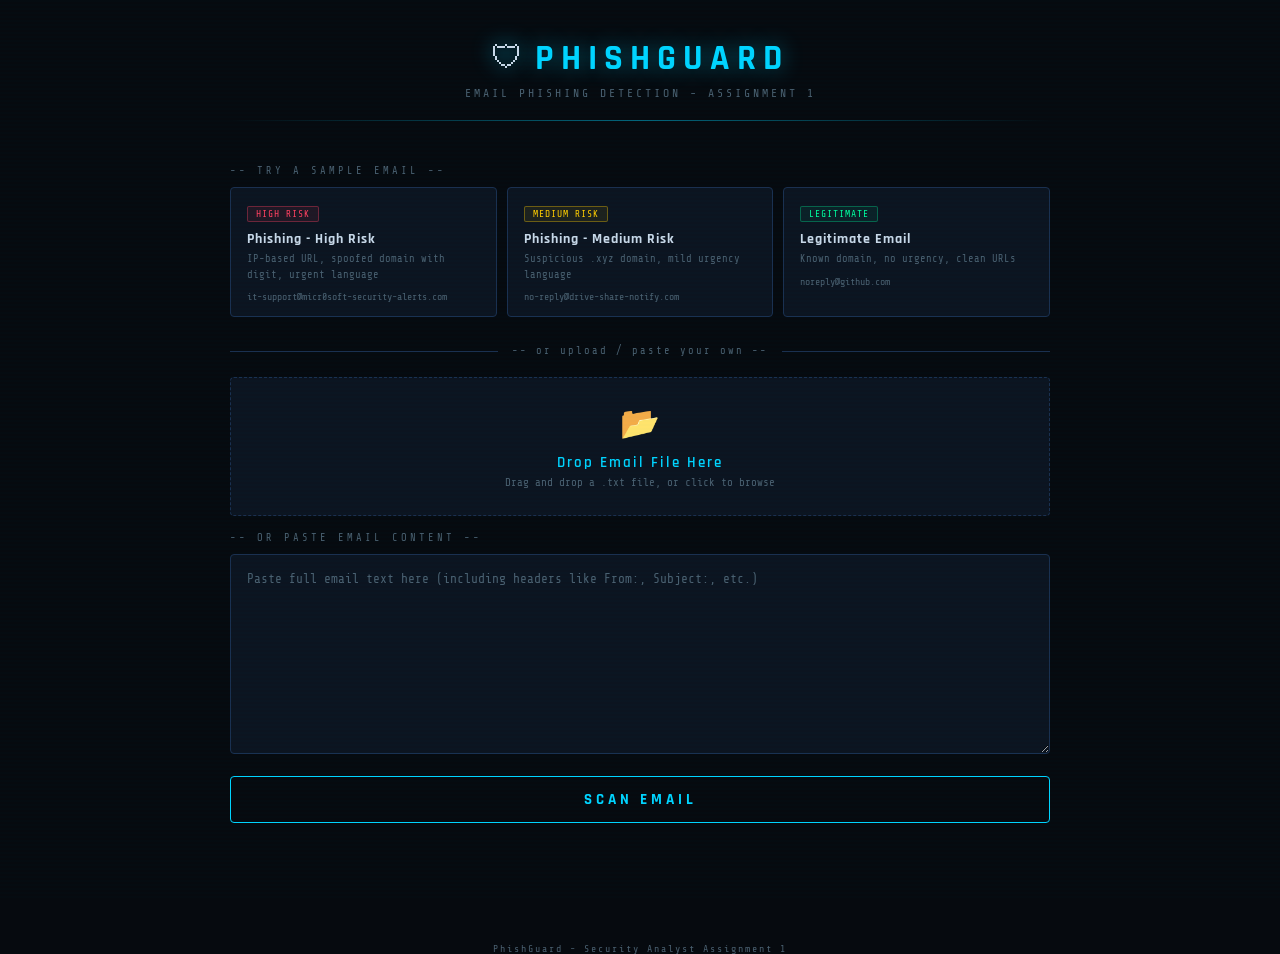
<file: PhishGuard - Email Phishing Detector/index.html>
<!DOCTYPE html>
<html lang="en">
<head>
<meta charset="UTF-8" />
<meta name="viewport" content="width=device-width, initial-scale=1.0" />
<title>PhishGuard - Email Phishing Detector</title>
<link rel="preconnect" href="https://fonts.googleapis.com" />
<link href="https://fonts.googleapis.com/css2?family=Share+Tech+Mono&family=Rajdhani:wght@400;600;700&display=swap" rel="stylesheet" />
<style>
*, *::before, *::after { box-sizing: border-box; margin: 0; padding: 0; }
:root {
  --bg:     #060a0f; --panel:  #0c1420; --border: #1a3050;
  --accent: #00d4ff; --danger: #ff4060; --safe:   #00ff9f;
  --warn:   #ffcc00; --text:   #c8d8e8; --muted:  #4a6070;
  --mono:   'Share Tech Mono', monospace; --ui: 'Rajdhani', sans-serif;
}
html,body { min-height:100%; background:var(--bg); color:var(--text); font-family:var(--ui); overflow-x:hidden; }
body::before {
  content:''; position:fixed; inset:0;
  background:repeating-linear-gradient(0deg,transparent,transparent 2px,rgba(0,212,255,.012) 2px,rgba(0,212,255,.012) 4px);
  pointer-events:none; z-index:9999;
}
.app { max-width:860px; margin:0 auto; padding:36px 20px 70px; }

/* header */
header { text-align:center; margin-bottom:44px; }
.logo-row { display:flex; align-items:center; justify-content:center; gap:12px; margin-bottom:6px; }
.logo-icon { font-size:2rem; filter:drop-shadow(0 0 10px var(--accent)); }
h1 { font-family:var(--ui); font-weight:700; font-size:2.2rem; letter-spacing:7px; text-transform:uppercase; color:var(--accent); text-shadow:0 0 22px rgba(0,212,255,.45); }
.tagline { font-family:var(--mono); font-size:.72rem; color:var(--muted); letter-spacing:3px; text-transform:uppercase; margin-top:2px; }
.hbar { width:100%; height:1px; margin-top:20px; background:linear-gradient(90deg,transparent,var(--accent),transparent); opacity:.45; }

.section-label { font-family:var(--mono); font-size:.65rem; letter-spacing:3px; text-transform:uppercase; color:var(--muted); margin-bottom:10px; }

/* sample cards */
.samples-section { margin-bottom:28px; }
.samples-grid { display:grid; grid-template-columns:repeat(3,1fr); gap:10px; }
@media(max-width:600px){ .samples-grid{ grid-template-columns:1fr; } }
.sample-card {
  background:var(--panel); border:1px solid var(--border); border-radius:4px;
  padding:14px 16px; cursor:pointer; transition:all .22s; position:relative; overflow:hidden;
}
.sample-card::after {
  content:''; position:absolute; inset:0;
  background:radial-gradient(ellipse at 50% 0%,rgba(0,212,255,.06),transparent 70%);
  opacity:0; transition:opacity .22s; pointer-events:none;
}
.sample-card.high  { --c: var(--danger); }
.sample-card.med   { --c: var(--warn);   }
.sample-card.legit { --c: var(--safe);   }
.sample-card:hover { border-color:var(--c,var(--accent)); transform:translateY(-1px); }
.sample-card:hover::after { opacity:1; }
.sample-card.active { border-color:var(--c,var(--accent)); background:rgba(0,212,255,.04); }
.sc-badge { display:inline-block; font-family:var(--mono); font-size:.6rem; letter-spacing:1px; padding:2px 8px; border-radius:2px; margin-bottom:8px; border:1px solid; }
.sample-card.high  .sc-badge { color:var(--danger); border-color:rgba(255,64,96,.35);  background:rgba(255,64,96,.08);  }
.sample-card.med   .sc-badge { color:var(--warn);   border-color:rgba(255,204,0,.35);   background:rgba(255,204,0,.07);  }
.sample-card.legit .sc-badge { color:var(--safe);   border-color:rgba(0,255,159,.3);    background:rgba(0,255,159,.06);  }
.sc-title { font-weight:700; font-size:.9rem; letter-spacing:1px; margin-bottom:4px; color:var(--text); }
.sc-desc  { font-family:var(--mono); font-size:.65rem; color:var(--muted); line-height:1.5; }
.sc-from  { font-family:var(--mono); font-size:.62rem; color:var(--muted); margin-top:8px; white-space:nowrap; overflow:hidden; text-overflow:ellipsis; }

.or-row { display:flex; align-items:center; gap:14px; margin:20px 0; font-family:var(--mono); font-size:.65rem; color:var(--muted); letter-spacing:2px; }
.or-row::before,.or-row::after { content:''; flex:1; height:1px; background:var(--border); }

.upload-zone {
  border:1px dashed var(--border); border-radius:4px; padding:26px 20px;
  text-align:center; cursor:pointer; transition:all .22s; background:var(--panel); margin-bottom:16px;
}
.upload-zone:hover,.upload-zone.drag-over { border-color:var(--accent); background:rgba(0,212,255,.04); box-shadow:0 0 18px rgba(0,212,255,.08); }
.upload-zone input { display:none; }
.uz-icon { font-size:2rem; display:block; margin-bottom:8px; }
.upload-zone h3 { font-size:.95rem; font-weight:600; letter-spacing:2px; color:var(--accent); margin-bottom:4px; }
.upload-zone p  { font-family:var(--mono); font-size:.68rem; color:var(--muted); }

.paste-section { margin-bottom:16px; }
textarea {
  width:100%; height:200px; background:var(--panel); border:1px solid var(--border); border-radius:4px;
  color:var(--text); font-family:var(--mono); font-size:.8rem; line-height:1.65;
  padding:14px 16px; resize:vertical; outline:none; transition:border-color .2s;
}
textarea:focus { border-color:var(--accent); box-shadow:0 0 8px rgba(0,212,255,.08); }
textarea::placeholder { color:var(--muted); }

.btn-scan {
  display:block; width:100%; background:transparent; border:1px solid var(--accent);
  color:var(--accent); font-family:var(--ui); font-weight:700; font-size:.95rem;
  letter-spacing:4px; text-transform:uppercase; padding:13px 0; border-radius:4px;
  cursor:pointer; transition:all .22s; position:relative; overflow:hidden;
}
.btn-scan::before {
  content:''; position:absolute; left:-100%; top:0; width:100%; height:100%;
  background:linear-gradient(90deg,transparent,rgba(0,212,255,.14),transparent); transition:left .38s;
}
.btn-scan:hover::before { left:100%; }
.btn-scan:hover { background:rgba(0,212,255,.08); box-shadow:0 0 18px rgba(0,212,255,.15); }
.btn-scan:active { transform:scale(.99); }

.scanning { display:none; text-align:center; padding:30px; font-family:var(--mono); color:var(--accent); }
.scanning.on { display:block; }
.scan-track { width:100%; height:2px; background:var(--border); border-radius:2px; overflow:hidden; margin:14px 0; }
.scan-fill { height:100%; width:35%; background:linear-gradient(90deg,var(--accent),var(--danger)); animation:sweep 1.1s ease-in-out infinite; }
@keyframes sweep { 0%{ transform:translateX(-150%); } 100%{ transform:translateX(450%); } }

#results { display:none; margin-top:28px; animation:riseIn .35s ease; }
@keyframes riseIn { from{ opacity:0; transform:translateY(14px); } to{ opacity:1; transform:translateY(0); } }

/* VIEW TOGGLE */
.view-toggle {
  display:flex; gap:2px; margin-bottom:16px;
  background:var(--panel); border:1px solid var(--border); border-radius:4px; padding:3px;
}
.view-btn {
  flex:1; font-family:var(--mono); font-size:.7rem; letter-spacing:1.5px; text-transform:uppercase;
  padding:7px 14px; border:none; background:transparent; color:var(--muted); cursor:pointer;
  border-radius:3px; transition:all .2s; text-align:center;
}
.view-btn:hover { color:var(--text); }
.view-btn.active {
  background:rgba(0,212,255,.08); color:var(--accent); border:1px solid rgba(0,212,255,.2);
  box-shadow:0 0 8px rgba(0,212,255,.06);
}

/* STANDARD VIEW */
.standard-view { display:block; }
.standard-view.hidden { display:none; }

.verdict-banner {
  border-radius:4px 4px 0 0; padding:18px 22px;
  display:flex; align-items:center; gap:16px;
  border:1px solid; border-bottom:none;
}
.verdict-banner.phishing { border-color:var(--danger); background:rgba(255,64,96,.08); animation:phishPulse 2.5s infinite; }
.verdict-banner.safe     { border-color:var(--safe);   background:rgba(0,255,159,.06); }
@keyframes phishPulse { 0%,100%{ box-shadow:none; } 50%{ box-shadow:0 0 18px rgba(255,64,96,.12); } }

.vb-icon   { font-size:2rem; }
.vb-label  { font-family:var(--mono); font-size:.62rem; letter-spacing:3px; color:var(--muted); }
.vb-verdict{ font-size:1.3rem; font-weight:700; letter-spacing:2px; margin-top:2px; }
.verdict-banner.phishing .vb-verdict { color:var(--danger); }
.verdict-banner.safe     .vb-verdict { color:var(--safe);   }
.vb-score { margin-left:auto; text-align:center; font-family:var(--mono); }
.vb-score .sc-num { font-size:2rem; font-weight:700; color:var(--accent); line-height:1; }
.vb-score .sc-sub { font-size:.62rem; letter-spacing:2px; color:var(--muted); margin-top:2px; }
.vb-score .sc-brk { font-size:.75rem; color:var(--muted); margin-top:3px; }

.result-body { border:1px solid var(--border); border-top:none; border-radius:0 0 4px 4px; background:var(--panel); padding:18px 22px; }
.result-row { display:flex; gap:12px; padding:7px 0; border-bottom:1px solid rgba(26,48,80,.5); font-family:var(--mono); font-size:.75rem; line-height:1.55; align-items:flex-start; }
.result-row:last-child { border-bottom:none; }
.rr-key { color:var(--muted); flex:0 0 148px; letter-spacing:1px; }
.rr-val { color:var(--text); word-break:break-word; }
.ind-list { list-style:none; }
.ind-list li { padding:5px 0; border-bottom:1px solid rgba(26,48,80,.4); font-family:var(--mono); font-size:.73rem; line-height:1.55; display:flex; gap:8px; }
.ind-list li:last-child { border-bottom:none; }
.ind-dot { color:var(--danger); flex-shrink:0; margin-top:1px; }
.ind-none { color:var(--safe); }

.btn-reset {
  display:block; width:100%; margin-top:14px; background:transparent;
  border:1px solid var(--border); color:var(--muted); font-family:var(--ui);
  font-weight:600; font-size:.8rem; letter-spacing:3px; text-transform:uppercase;
  padding:9px 0; border-radius:4px; cursor:pointer; transition:all .2s;
}
.btn-reset:hover { border-color:var(--muted); color:var(--text); }

/* === INVESTIGATION MODE === */
.investigation-view { display:none; }
.investigation-view.visible { display:block; animation:riseIn .35s ease; }

.inv-layout { display:grid; grid-template-columns:1fr 360px; gap:14px; }
@media(max-width:800px){ .inv-layout { grid-template-columns:1fr; } }

/* Email preview */
.inv-email { background:var(--panel); border:1px solid var(--border); border-radius:4px; overflow:hidden; }
.inv-email-header { padding:10px 14px; border-bottom:1px solid var(--border); background:rgba(0,212,255,.03); }
.inv-email-header-row { display:flex; gap:8px; padding:2px 0; font-family:var(--mono); font-size:.7rem; line-height:1.45; }
.inv-hdr-key { color:var(--muted); flex:0 0 56px; text-transform:uppercase; font-size:.58rem; letter-spacing:1px; padding-top:1px; }
.inv-hdr-val { color:var(--text); word-break:break-word; }
.inv-email-body {
  padding:14px; font-family:var(--mono); font-size:.76rem; line-height:1.65;
  color:var(--text); white-space:pre-wrap; word-break:break-word; max-height:460px; overflow-y:auto;
}
.inv-email-body .hl-link { color:var(--danger); text-decoration:underline; text-decoration-color:rgba(255,64,96,.35); }
.inv-email-body .hl-urgent { color:var(--warn); background:rgba(255,204,0,.06); padding:0 2px; border-radius:2px; }

/* Investigation panel */
.inv-panel { display:flex; flex-direction:column; gap:10px; }
.inv-card { background:var(--panel); border:1px solid var(--border); border-radius:4px; overflow:hidden; }
.inv-card-hd {
  padding:8px 12px; border-bottom:1px solid var(--border);
  font-family:var(--mono); font-size:.58rem; letter-spacing:2px;
  text-transform:uppercase; color:var(--muted); display:flex; align-items:center; gap:6px;
}
.inv-card-hd .ic { font-size:.85rem; }
.inv-card-bd { padding:10px 12px; }

/* Verdict card - compact */
.inv-verdict-card.sev-high { border-color:rgba(255,64,96,.3); }
.inv-verdict-card.sev-med  { border-color:rgba(255,204,0,.3); }
.inv-verdict-card.sev-low  { border-color:rgba(0,255,159,.3); }

.inv-verdict-row { display:flex; align-items:center; gap:12px; }
.inv-sev-badge {
  font-family:var(--mono); font-size:.58rem; letter-spacing:1.5px;
  padding:3px 8px; border-radius:3px; border:1px solid; text-transform:uppercase; white-space:nowrap;
}
.inv-sev-badge.sev-high { color:var(--danger); border-color:rgba(255,64,96,.35); background:rgba(255,64,96,.1); }
.inv-sev-badge.sev-med  { color:var(--warn);   border-color:rgba(255,204,0,.35); background:rgba(255,204,0,.08); }
.inv-sev-badge.sev-low  { color:var(--safe);   border-color:rgba(0,255,159,.3);  background:rgba(0,255,159,.07); }
.inv-score-display { margin-left:auto; text-align:right; font-family:var(--mono); }
.inv-score-num { font-size:1.6rem; font-weight:700; color:var(--accent); line-height:1; }
.inv-score-label { font-size:.55rem; letter-spacing:1.5px; color:var(--muted); }

/* Summary - inline with verdict */
.inv-summary { font-family:var(--mono); font-size:.7rem; line-height:1.55; color:var(--text); margin-top:8px; padding-top:8px; border-top:1px solid rgba(26,48,80,.4); }

/* Category indicators - compact */
.inv-cat { padding:8px 0; border-bottom:1px solid rgba(26,48,80,.35); }
.inv-cat:last-child { border-bottom:none; }
.inv-cat-row { display:flex; align-items:center; gap:6px; }
.inv-cat-status {
  font-family:var(--mono); font-size:.55rem; letter-spacing:1px;
  padding:2px 6px; border-radius:2px; text-transform:uppercase; flex-shrink:0;
}
.inv-cat-status.detected { color:var(--danger); background:rgba(255,64,96,.08); border:1px solid rgba(255,64,96,.2); }
.inv-cat-status.clear { color:var(--safe); background:rgba(0,255,159,.06); border:1px solid rgba(0,255,159,.18); }
.inv-cat-name { font-family:var(--ui); font-weight:700; font-size:.78rem; letter-spacing:.3px; color:var(--text); }
.inv-cat-pts { margin-left:auto; font-family:var(--mono); font-size:.62rem; color:var(--muted); flex-shrink:0; }
.inv-cat-desc { font-family:var(--mono); font-size:.64rem; color:var(--muted); line-height:1.45; margin-top:3px; padding-left:2px; }

/* Evidence - compact key-value */
.inv-ev { display:flex; gap:6px; padding:5px 0; border-bottom:1px solid rgba(26,48,80,.3); font-family:var(--mono); font-size:.66rem; line-height:1.45; }
.inv-ev:last-child { border-bottom:none; }
.inv-ev-k { color:var(--muted); flex:0 0 80px; font-size:.56rem; letter-spacing:.5px; text-transform:uppercase; padding-top:1px; }
.inv-ev-v { color:var(--text); word-break:break-all; min-width:0; }
.inv-ev-v.flagged { color:var(--danger); }

/* Actions - compact */
.inv-act { display:flex; align-items:baseline; gap:6px; padding:5px 0; border-bottom:1px solid rgba(26,48,80,.3); font-family:var(--mono); font-size:.66rem; line-height:1.45; }
.inv-act:last-child { border-bottom:none; }
.inv-act-bullet { color:var(--accent); flex-shrink:0; font-size:.55rem; }
.inv-act-text { color:var(--text); }
.inv-act-sub { color:var(--muted); font-size:.58rem; }

/* Mobile tightening */
@media(max-width:800px){
  .inv-panel { gap:8px; }
  .inv-card-hd { padding:7px 10px; }
  .inv-card-bd { padding:8px 10px; }
  .inv-email-body { max-height:320px; padding:12px; font-size:.72rem; }
  .inv-email-header { padding:8px 12px; }
  .inv-score-num { font-size:1.4rem; }
}

footer { margin-top:50px; text-align:center; font-family:var(--mono); font-size:.62rem; color:var(--muted); letter-spacing:2px; }
</style>
</head>
<body>
<div class="app">

  <header>
    <div class="logo-row">
      <span class="logo-icon">&#128737;</span>
      <h1>PhishGuard</h1>
    </div>
    <div class="tagline">Email Phishing Detection - Assignment 1</div>
    <div class="hbar"></div>
  </header>

  <div class="samples-section">
    <div class="section-label">-- Try a sample email --</div>
    <div class="samples-grid">
      <div class="sample-card high" id="card-high" onclick="loadSample('high', this)">
        <div class="sc-badge">HIGH RISK</div>
        <div class="sc-title">Phishing - High Risk</div>
        <div class="sc-desc">IP-based URL, spoofed domain with digit, urgent language</div>
        <div class="sc-from">it-support@micr0soft-security-alerts.com</div>
      </div>
      <div class="sample-card med" id="card-med" onclick="loadSample('med', this)">
        <div class="sc-badge">MEDIUM RISK</div>
        <div class="sc-title">Phishing - Medium Risk</div>
        <div class="sc-desc">Suspicious .xyz domain, mild urgency language</div>
        <div class="sc-from">no-reply@drive-share-notify.com</div>
      </div>
      <div class="sample-card legit" id="card-legit" onclick="loadSample('legit', this)">
        <div class="sc-badge">LEGITIMATE</div>
        <div class="sc-title">Legitimate Email</div>
        <div class="sc-desc">Known domain, no urgency, clean URLs</div>
        <div class="sc-from">noreply@github.com</div>
      </div>
    </div>
  </div>

  <div class="or-row">-- or upload / paste your own --</div>

  <div class="upload-zone" id="uploadZone">
    <span class="uz-icon">&#128194;</span>
    <h3>Drop Email File Here</h3>
    <p>Drag and drop a .txt file, or click to browse</p>
    <input type="file" id="fileInput" accept=".txt" />
  </div>

  <div class="paste-section">
    <div class="section-label">-- or paste email content --</div>
    <textarea id="emailText" placeholder="Paste full email text here (including headers like From:, Subject:, etc.)"></textarea>
  </div>

  <button class="btn-scan" id="scanBtn" onclick="runScan()">Scan Email</button>

  <div class="scanning" id="scanning">
    <div>Scanning email content...</div>
    <div class="scan-track"><div class="scan-fill"></div></div>
    <div style="font-size:.65rem;color:var(--muted);letter-spacing:2px">Running checks</div>
  </div>

  <div id="results">
    <div class="view-toggle">
      <button class="view-btn active" id="viewStandard" onclick="switchView('standard')">Standard View</button>
      <button class="view-btn" id="viewInvestigation" onclick="switchView('investigation')">Investigation Mode</button>
    </div>

    <div class="standard-view" id="standardView">
      <div class="verdict-banner" id="verdictBanner">
        <div class="vb-icon" id="verdictIcon"></div>
        <div>
          <div class="vb-label">VERDICT</div>
          <div class="vb-verdict" id="verdictText"></div>
        </div>
        <div class="vb-score">
          <div class="sc-num" id="scoreNum">0</div>
          <div class="sc-sub">/ 10</div>
          <div class="sc-brk" id="scoreBreakdown"></div>
        </div>
      </div>
      <div class="result-body">
        <div class="result-row"><span class="rr-key">Phishing score (1-10)</span><span class="rr-val" id="resScore"></span></div>
        <div class="result-row"><span class="rr-key">Source address</span><span class="rr-val" id="resSource"></span></div>
        <div class="result-row"><span class="rr-key">Detected indicators</span><span class="rr-val" id="resIndicators"></span></div>
      </div>
    </div>

    <div class="investigation-view" id="investigationView"></div>
    <button class="btn-reset" onclick="resetUI()">Scan another email</button>
  </div>

</div>
<footer>PhishGuard - Security Analyst Assignment 1</footer>

<script>
var SAMPLES = {
  high: 'From: it-support@micr0soft-security-alerts.com\nTo: user@company.com\nSubject: Urgent - Action required\n\nHi,\n\nWe detected unusual sign-in activity to your mailbox.\nAction required immediately to keep your account active.\n\nVerify now: http://185.23.45.67/login\n\nIf this was not you, change your password after verifying.\n\nIT Support',
  med: 'From: no-reply@drive-share-notify.com\nTo: user@company.com\nSubject: Quick reminder - shared file\n\nHi,\n\nJust a quick reminder - I shared a file with you and it still shows as pending access.\nIf you have a minute, please review it today so it does not expire.\n\nFile: Q1 Budget Review\nOpen: https://drive-share-notify-support.xyz/q1-budget\n\nThanks,\nFinance Team',
  legit: 'From: noreply@github.com\nTo: developer@company.com\nSubject: Your pull request was merged\n\nHi,\n\nYour pull request #412 was successfully merged into the main branch.\n\nPull Request: https://github.com/company/project/pull/412\nRepository: https://github.com/company/project\n\nThanks for contributing.\n\nGitHub'
};

var SUSPICIOUS_TLDS = ['.xyz', '.top', '.info', '.club', '.tk'];
var URGENT_PHRASES  = ['urgent', 'immediately', 'action required', 'verify now', 'today', 'expire'];

function extractSender(text) {
  var m = text.match(/^from:\s*(?:.*<)?([^\s<>]+@[^\s<>]+)>?/im);
  return m ? m[1].trim().toLowerCase() : 'Unknown';
}

function analyzeEmail(rawText) {
  var text = rawText.toLowerCase();
  var scores = [];
  var indicators = [];
  var categories = {
    links:    { detected: false, score: 0, desc: '', evidence: [] },
    sender:   { detected: false, score: 0, desc: '', evidence: [] },
    language: { detected: false, score: 0, desc: '', evidence: [] }
  };

  // 1. Suspicious links (max 4)
  var suspiciousUrls = [];
  var urlMatches = text.match(/https?:\/\/[^\s<>"']+/g) || [];
  for (var i = 0; i < urlMatches.length; i++) {
    var url = urlMatches[i];
    if (/https?:\/\/\d{1,3}(?:\.\d{1,3}){3}/.test(url)) {
      suspiciousUrls.push(url + ' (raw IP)');
      categories.links.evidence.push({ k: 'URL (IP)', v: url, flag: true });
    } else if (SUSPICIOUS_TLDS.some(function(tld) { return url.indexOf(tld) !== -1; }) || (url.split('.').length - 1) > 3) {
      suspiciousUrls.push(url + ' (uncommon domain)');
      categories.links.evidence.push({ k: 'URL', v: url, flag: true });
    }
  }
  if (suspiciousUrls.length > 0) {
    scores.push(4);
    indicators.push('Suspicious links: URL found including ' + suspiciousUrls.join(', '));
    categories.links.detected = true;
    categories.links.score = 4;
    categories.links.desc = suspiciousUrls.length + ' suspicious URL(s) found';
  } else {
    categories.links.desc = 'No suspicious links';
  }

  // 2. Spoofed sender (max 3)
  var sender = extractSender(rawText);
  if (sender !== 'Unknown') {
    var domain = sender.split('@').slice(-1)[0];
    var hints = [];
    if (/\d/.test(domain)) hints.push('digits in domain');
    if (domain.indexOf('rn') !== -1) hints.push("lookalike 'rn'");
    if ((domain.split('.').length - 1) > 2) hints.push('excessive subdomains');
    if (hints.length > 0) {
      scores.push(3);
      indicators.push('Spoofed sender hints: ' + hints.join(', ') + ' (' + domain + ')');
      categories.sender.detected = true;
      categories.sender.score = 3;
      categories.sender.desc = hints.join(', ');
    } else {
      categories.sender.desc = 'No spoofed sender patterns';
    }
    categories.sender.evidence.push({ k: 'Sender', v: sender, flag: false });
    categories.sender.evidence.push({ k: 'Domain', v: domain, flag: categories.sender.detected });
  } else {
    categories.sender.desc = 'Sender not extracted';
  }

  // 3. Urgent language (max 3)
  var foundPhrases = URGENT_PHRASES.filter(function(p) { return text.indexOf(p) !== -1; });
  if (foundPhrases.length > 0) {
    var langScore = Math.min(foundPhrases.length, 3);
    scores.push(langScore);
    var quoted = foundPhrases.map(function(p) { return '"' + p + '"'; });
    indicators.push('Urgent language: matched ' + quoted.join(', '));
    categories.language.detected = true;
    categories.language.score = langScore;
    categories.language.desc = 'Matched: ' + quoted.join(', ');
    foundPhrases.forEach(function(p) { categories.language.evidence.push({ k: 'Phrase', v: p, flag: true }); });
  } else {
    categories.language.desc = 'No urgent language';
  }

  // Verdict
  var totalScore = 0;
  for (var s = 0; s < scores.length; s++) totalScore += scores[s];
  var breakdown = scores.length > 0 ? scores.join('+') : '0';
  var verdict;
  if (totalScore >= 7) verdict = 'HIGH RISK PHISHING';
  else if (totalScore >= 3) verdict = 'LIKELY PHISHING';
  else verdict = 'NOT LIKELY PHISHING';

  return { sender: sender, indicators: indicators, totalScore: totalScore, breakdown: breakdown, verdict: verdict, categories: categories, rawText: rawText };
}

var currentResult = null;

function switchView(mode) {
  var stdBtn = document.getElementById('viewStandard');
  var invBtn = document.getElementById('viewInvestigation');
  var stdView = document.getElementById('standardView');
  var invView = document.getElementById('investigationView');
  if (mode === 'standard') {
    stdBtn.classList.add('active'); invBtn.classList.remove('active');
    stdView.classList.remove('hidden'); invView.classList.remove('visible');
  } else {
    invBtn.classList.add('active'); stdBtn.classList.remove('active');
    stdView.classList.add('hidden'); invView.classList.add('visible');
    if (currentResult) renderInvestigation(currentResult);
  }
}

function loadSample(key, card) {
  document.getElementById('emailText').value = SAMPLES[key];
  var cards = document.querySelectorAll('.sample-card');
  for (var i = 0; i < cards.length; i++) cards[i].classList.remove('active');
  card.classList.add('active');
  document.getElementById('scanBtn').scrollIntoView({ behavior: 'smooth', block: 'center' });
  setTimeout(runScan, 380);
}

function runScan() {
  var text = document.getElementById('emailText').value.trim();
  if (!text) { alert('Please paste email content or select a sample.'); return; }
  document.getElementById('results').style.display = 'none';
  document.getElementById('scanBtn').style.display = 'none';
  document.getElementById('scanning').classList.add('on');
  setTimeout(function() {
    var r = analyzeEmail(text);
    currentResult = r;
    document.getElementById('scanning').classList.remove('on');
    document.getElementById('scanBtn').style.display = 'block';
    renderResults(r);
    switchView('standard');
  }, 700);
}

function renderResults(r) {
  var banner = document.getElementById('verdictBanner');
  var isClean = r.verdict === 'NOT LIKELY PHISHING';
  banner.className = 'verdict-banner ' + (isClean ? 'safe' : 'phishing');
  document.getElementById('verdictIcon').textContent = isClean ? 'OK' : '!!';
  document.getElementById('verdictText').textContent = r.verdict;
  document.getElementById('scoreNum').textContent = r.totalScore;
  document.getElementById('scoreBreakdown').textContent = '(' + r.breakdown + ')';
  document.getElementById('resScore').textContent = r.totalScore + ' (' + r.breakdown + ')';
  document.getElementById('resSource').textContent = r.sender;

  var indEl = document.getElementById('resIndicators');
  var ul = document.createElement('ul');
  ul.className = 'ind-list';
  var lines = r.indicators.slice();
  if (!r.categories.links.detected) lines.push('No suspicious links found');
  if (!r.categories.sender.detected) lines.push('No spoofed sender hints found');
  if (!r.categories.language.detected) lines.push('No urgent language found');
  for (var i = 0; i < lines.length; i++) {
    var li = document.createElement('li');
    li.innerHTML = '<span class="ind-dot">&#9658;</span><span>' + esc(lines[i]) + '</span>';
    ul.appendChild(li);
  }
  indEl.innerHTML = '';
  indEl.appendChild(ul);
  document.getElementById('results').style.display = 'block';
}

// === INVESTIGATION MODE ===

function generateSummary(r) {
  var cats = [];
  if (r.categories.links.detected) cats.push('suspicious links');
  if (r.categories.sender.detected) cats.push('spoofed sender');
  if (r.categories.language.detected) cats.push('urgency cues');
  if (cats.length === 0) return 'No major phishing indicators detected.';
  var pre = r.totalScore >= 7 ? 'High-confidence phishing' : r.totalScore >= 3 ? 'Likely phishing attempt' : 'Low-risk email';
  return pre + ' using ' + cats.join(', ') + '.';
}

function sevClass(r) {
  return r.totalScore >= 7 ? 'sev-high' : r.totalScore >= 3 ? 'sev-med' : 'sev-low';
}

function getActions(r) {
  if (r.totalScore >= 7) return [
    { t: 'Block sender domain', s: 'Prevent further delivery' },
    { t: 'Quarantine email', s: 'Remove from inboxes' },
    { t: 'Alert affected users', s: 'Warn recipients' },
    { t: 'Submit IOCs to threat intel', s: 'Enable broader protection' },
    { t: 'Search mail logs for similar', s: 'Identify campaign scope' }
  ];
  if (r.totalScore >= 3) {
    var a = [
      { t: 'Review sender domain', s: 'Validate legitimacy' },
      { t: 'Escalate for analyst review', s: 'Manual investigation needed' },
      { t: 'Warn end users', s: 'Reduce click risk' }
    ];
    if (r.categories.links.detected) a.push({ t: 'Block flagged URL at proxy', s: 'Prevent access' });
    return a;
  }
  return [
    { t: 'No action required', s: 'Email appears clean' },
    { t: 'Continue monitoring', s: 'Standard mail flow' }
  ];
}

function parseHeaders(raw) {
  var h = { from: '', to: '', subject: '' };
  raw.split('\n').forEach(function(l) {
    if (/^from:\s*/i.test(l)) h.from = l.replace(/^from:\s*/i, '').trim();
    if (/^to:\s*/i.test(l)) h.to = l.replace(/^to:\s*/i, '').trim();
    if (/^subject:\s*/i.test(l)) h.subject = l.replace(/^subject:\s*/i, '').trim();
  });
  return h;
}

function getBody(raw) {
  var lines = raw.split('\n');
  for (var i = 0; i < lines.length; i++) {
    if (lines[i].trim() === '') return lines.slice(i + 1).join('\n').trim();
    if (!/^(from|to|subject|date|reply-to|cc|bcc):\s*/i.test(lines[i])) return lines.slice(i).join('\n').trim();
  }
  return raw;
}

function highlightBody(body, r) {
  var h = esc(body);
  h = h.replace(/(https?:\/\/[^\s<>"']+)/g, function(m) {
    var sus = r.categories.links.evidence.some(function(ev) { return m.toLowerCase().indexOf(ev.v.toLowerCase()) !== -1; });
    return sus ? '<span class="hl-link">' + m + '</span>' : m;
  });
  URGENT_PHRASES.forEach(function(p) {
    h = h.replace(new RegExp('(' + p.replace(/[.*+?^${}()|[\]\\]/g, '\\$&') + ')', 'gi'), '<span class="hl-urgent">$1</span>');
  });
  return h;
}

function renderInvestigation(r) {
  var el = document.getElementById('investigationView');
  var hd = parseHeaders(r.rawText);
  var body = getBody(r.rawText);
  var sv = sevClass(r);
  var actions = getActions(r);

  // Collect all evidence (no duplication with indicators)
  var evItems = [];
  if (r.sender !== 'Unknown') {
    evItems.push({ k: 'Sender', v: r.sender, f: false });
    evItems.push({ k: 'Domain', v: r.sender.split('@').slice(-1)[0], f: r.categories.sender.detected });
  }
  ['links', 'sender', 'language'].forEach(function(cat) {
    r.categories[cat].evidence.forEach(function(ev) {
      if (ev.k !== 'Sender' && ev.k !== 'Domain') evItems.push(ev);
    });
  });

  var html = '<div class="inv-layout">';

  // LEFT: email
  html += '<div class="inv-email">';
  html += '<div class="inv-email-header">';
  html += '<div class="inv-email-header-row"><span class="inv-hdr-key">From</span><span class="inv-hdr-val">' + esc(hd.from) + '</span></div>';
  html += '<div class="inv-email-header-row"><span class="inv-hdr-key">To</span><span class="inv-hdr-val">' + esc(hd.to) + '</span></div>';
  html += '<div class="inv-email-header-row"><span class="inv-hdr-key">Subj</span><span class="inv-hdr-val">' + esc(hd.subject) + '</span></div>';
  html += '</div>';
  html += '<div class="inv-email-body">' + highlightBody(body, r) + '</div></div>';

  // RIGHT: panel
  html += '<div class="inv-panel">';

  // 1. Verdict + Summary (merged into one card)
  html += '<div class="inv-card inv-verdict-card ' + sv + '">';
  html += '<div class="inv-card-hd"><span class="ic">&#9888;</span> Verdict</div>';
  html += '<div class="inv-card-bd">';
  html += '<div class="inv-verdict-row">';
  html += '<div class="inv-sev-badge ' + sv + '">' + esc(r.verdict) + '</div>';
  html += '<div class="inv-score-display"><div class="inv-score-num">' + r.totalScore + '</div><div class="inv-score-label">/ 10 (' + r.breakdown + ')</div></div>';
  html += '</div>';
  html += '<div class="inv-summary">' + esc(generateSummary(r)) + '</div>';
  html += '</div></div>';

  // 2. Indicators (interpretation only, no raw evidence)
  html += '<div class="inv-card">';
  html += '<div class="inv-card-hd"><span class="ic">&#128200;</span> Indicators</div>';
  html += '<div class="inv-card-bd">';

  var catMap = [
    { key: 'links', label: 'Suspicious Links' },
    { key: 'sender', label: 'Sender Analysis' },
    { key: 'language', label: 'Language Analysis' }
  ];
  catMap.forEach(function(c) {
    var d = r.categories[c.key];
    var st = d.detected ? 'detected' : 'clear';
    var sl = d.detected ? 'DETECTED' : 'CLEAR';
    var pt = d.detected ? '+' + d.score : '0';
    html += '<div class="inv-cat">';
    html += '<div class="inv-cat-row"><span class="inv-cat-status ' + st + '">' + sl + '</span><span class="inv-cat-name">' + c.label + '</span><span class="inv-cat-pts">' + pt + '</span></div>';
    html += '<div class="inv-cat-desc">' + esc(d.desc) + '</div>';
    html += '</div>';
  });

  html += '</div></div>';

  // 3. Evidence (raw artifacts only)
  if (evItems.length > 0) {
    html += '<div class="inv-card">';
    html += '<div class="inv-card-hd"><span class="ic">&#128269;</span> Evidence</div>';
    html += '<div class="inv-card-bd">';
    evItems.forEach(function(ev) {
      html += '<div class="inv-ev"><span class="inv-ev-k">' + esc(ev.k) + '</span><span class="inv-ev-v' + (ev.f ? ' flagged' : '') + '">' + esc(ev.v) + '</span></div>';
    });
    html += '</div></div>';
  }

  // 4. Actions
  html += '<div class="inv-card">';
  html += '<div class="inv-card-hd"><span class="ic">&#128736;</span> Actions</div>';
  html += '<div class="inv-card-bd">';
  actions.forEach(function(a) {
    html += '<div class="inv-act"><span class="inv-act-bullet">&#9654;</span><span class="inv-act-text">' + esc(a.t) + '</span> <span class="inv-act-sub">' + esc(a.s) + '</span></div>';
  });
  html += '</div></div>';

  html += '</div></div>';
  el.innerHTML = html;
}

function resetUI() {
  document.getElementById('emailText').value = '';
  document.getElementById('results').style.display = 'none';
  document.getElementById('investigationView').innerHTML = '';
  currentResult = null;
  switchView('standard');
  var cards = document.querySelectorAll('.sample-card');
  for (var i = 0; i < cards.length; i++) cards[i].classList.remove('active');
}

function esc(s) { return s.replace(/&/g,'&amp;').replace(/</g,'&lt;').replace(/>/g,'&gt;'); }

var uploadZone = document.getElementById('uploadZone');
var fileInput  = document.getElementById('fileInput');
function readFile(f) { var r = new FileReader(); r.onload = function(e) { document.getElementById('emailText').value = e.target.result; }; r.readAsText(f); }
uploadZone.addEventListener('click', function() { fileInput.click(); });
fileInput.addEventListener('change', function(e) { if (e.target.files[0]) readFile(e.target.files[0]); });
uploadZone.addEventListener('dragover', function(e) { e.preventDefault(); uploadZone.classList.add('drag-over'); });
uploadZone.addEventListener('dragleave', function() { uploadZone.classList.remove('drag-over'); });
uploadZone.addEventListener('drop', function(e) { e.preventDefault(); uploadZone.classList.remove('drag-over'); if (e.dataTransfer.files[0]) readFile(e.dataTransfer.files[0]); });
</script>
</body>
</html>
</file>
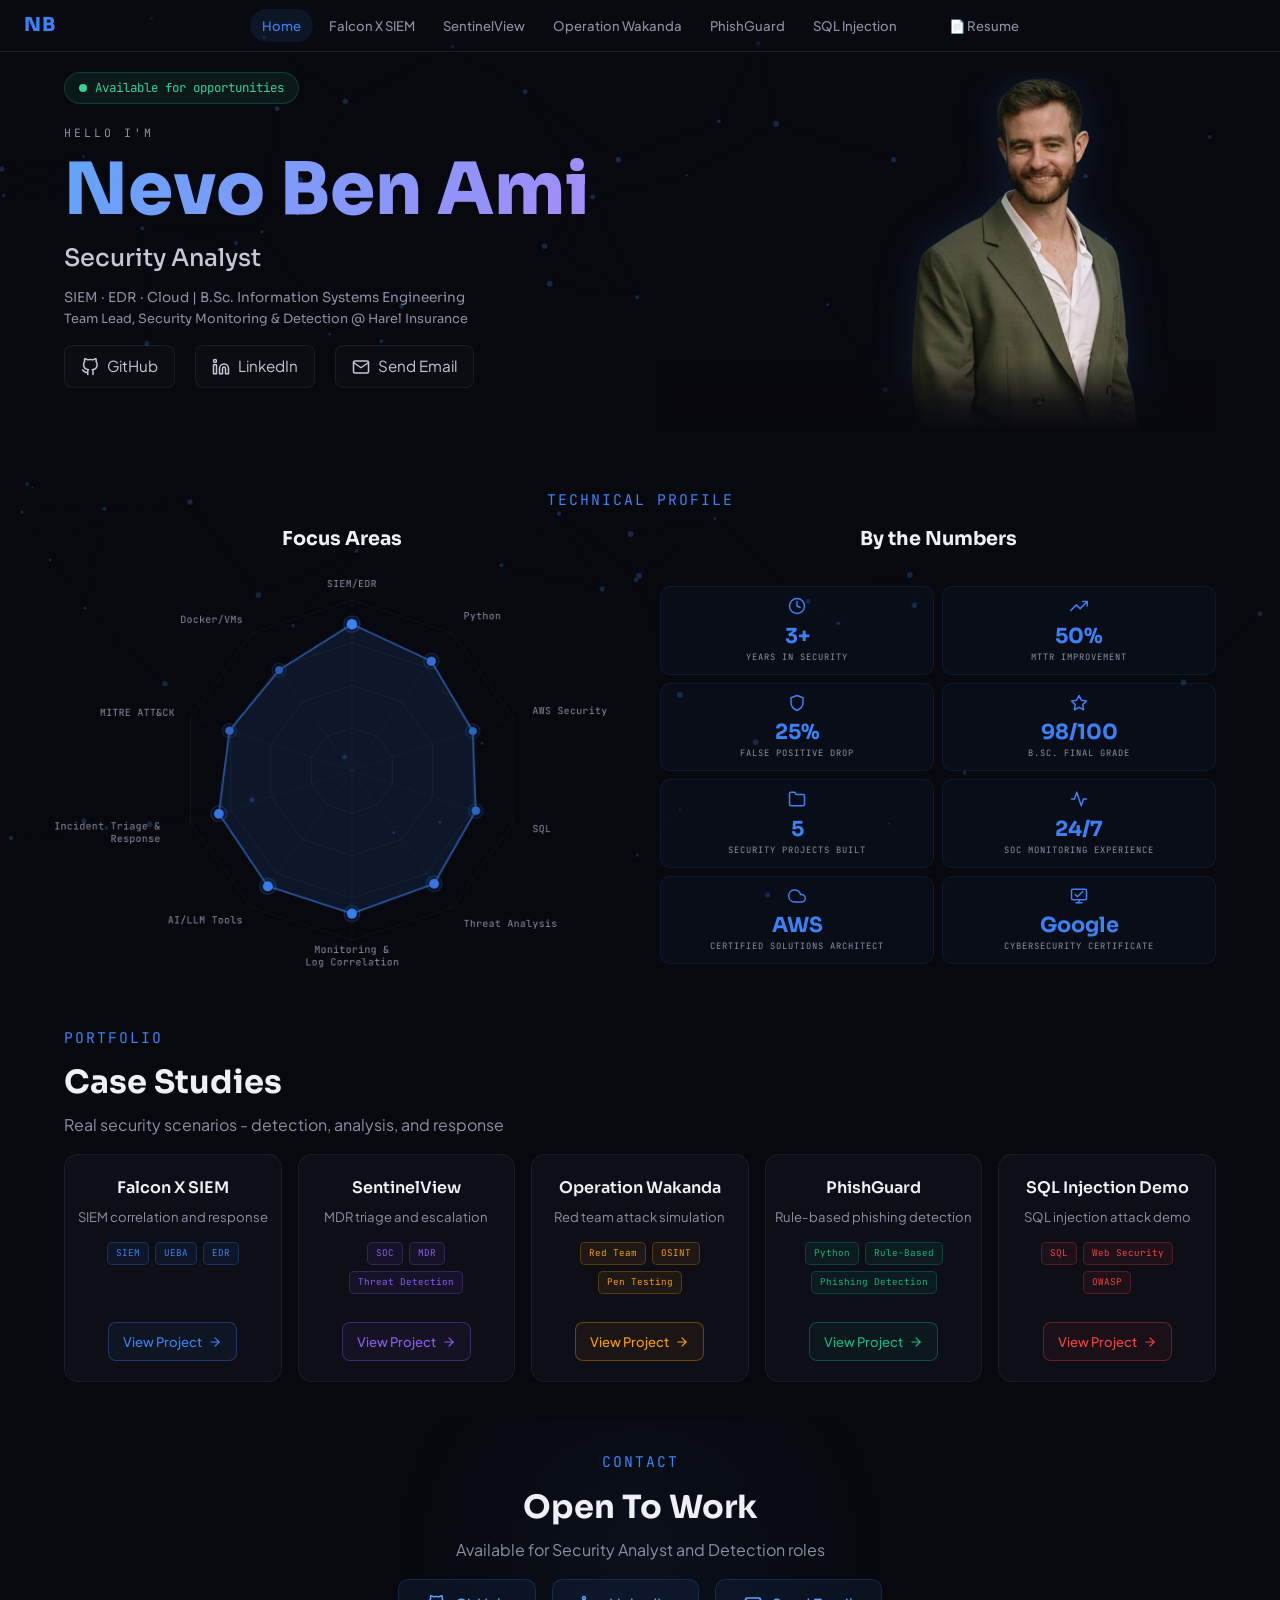
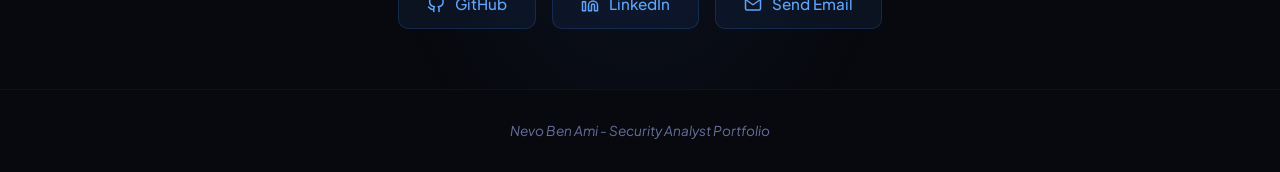
<file: portfolio/index.html>
<!DOCTYPE html>
<html lang="en">
<head>
  <meta charset="UTF-8">
  <link rel="icon" type="image/svg+xml" href="favicon.svg">
  <meta name="description" content="Nevo Ben Ami - Security Analyst portfolio. Team Lead at Harel Insurance, B.Sc. Information Systems Engineering - Cyber Security.">
  <meta property="og:title" content="Nevo Ben Ami - Security Analyst">
  <meta property="og:description" content="Security Analyst portfolio featuring SIEM, threat detection, and cybersecurity projects.">
  <meta property="og:image" content="nevo.png">
  <meta property="og:type" content="website">
  <meta name="viewport" content="width=device-width, initial-scale=1.0, maximum-scale=1.0">
  <title>Nevo Ben Ami - Security Analyst</title>
  <link rel="stylesheet" href="style.css">
</head>
<body>

<canvas id="particle-canvas"></canvas>
<div class="cursor-glow" id="cursorGlow"></div>

<!-- ======================== NAVBAR ======================== -->
<nav class="navbar">
  <a href="index.html" class="nav-logo">NB</a>
  <button class="hamburger" onclick="document.getElementById('navLinks').classList.toggle('open')">
    <span></span><span></span><span></span>
  </button>
  <div class="nav-links" id="navLinks">
    <a href="index.html" class="active" data-mobile="Home"><span class="nav-text">Home</span></a>
    <a href="falcon-x.html" data-mobile="Falcon X SIEM"><span class="nav-text">Falcon X SIEM</span></a>
    <a href="sentinelview.html" data-mobile="SentinelView"><span class="nav-text">SentinelView</span></a>
    <a href="operation-wakanda.html" data-mobile="Operation Wakanda"><span class="nav-text">Operation Wakanda</span></a>
    <a href="phishguard.html" data-mobile="PhishGuard"><span class="nav-text">PhishGuard</span></a>
    <a href="sql-injection.html" data-mobile="SQL Injection"><span class="nav-text">SQL Injection</span></a>
    <a href="resume.html" data-mobile="&#128196; Resume"><span class="nav-text">&#128196; Resume</span></a>
  </div>
  <div class="nav-spacer"></div>
</nav>

<div class="page-wrapper">

  <!-- ======================== HERO ======================== -->
  <section class="hero">
    <div class="hero-grid">
      <div class="hero-text">
        <div class="hero-badge fade-in">
          <span class="pulse-dot"></span>
          Available for opportunities
        </div>

        <span class="hero-hello fade-in">HELLO I'M</span>

        <h1 class="hero-name hero-name-gradient fade-in" id="heroName"><span id="typedText"></span><span class="typing-cursor" id="typingCursor"></span></h1>

        <p class="hero-role fade-in">Security Analyst</p>

        <p class="hero-about fade-in">
          <span class="hero-about-line1">SIEM · EDR · Cloud | B.Sc. Information Systems Engineering</span>
          <span class="hero-about-line2">Team Lead, Security Monitoring & Detection @ Harel Insurance</span>
        </p>

        <div class="hero-links fade-in">
          <a href="https://github.com/N3V044" target="_blank" rel="noopener">
            <svg viewBox="0 0 24 24" fill="none" stroke="currentColor" stroke-width="2" stroke-linecap="round" stroke-linejoin="round"><path d="M9 19c-5 1.5-5-2.5-7-3m14 6v-3.87a3.37 3.37 0 0 0-.94-2.61c3.14-.35 6.44-1.54 6.44-7A5.44 5.44 0 0 0 20 4.77 5.07 5.07 0 0 0 19.91 1S18.73.65 16 2.48a13.38 13.38 0 0 0-7 0C6.27.65 5.09 1 5.09 1A5.07 5.07 0 0 0 5 4.77a5.44 5.44 0 0 0-1.5 3.78c0 5.42 3.3 6.61 6.44 7A3.37 3.37 0 0 0 9 18.13V22"/></svg>
            GitHub
          </a>
          <a href="https://www.linkedin.com/in/nevo-ben-ami-cybersecurity/" target="_blank" rel="noopener">
            <svg viewBox="0 0 24 24" fill="none" stroke="currentColor" stroke-width="2" stroke-linecap="round" stroke-linejoin="round"><path d="M16 8a6 6 0 0 1 6 6v7h-4v-7a2 2 0 0 0-2-2 2 2 0 0 0-2 2v7h-4v-7a6 6 0 0 1 6-6z"/><rect x="2" y="9" width="4" height="12"/><circle cx="4" cy="4" r="2"/></svg>
            LinkedIn
          </a>
          <a href="mailto:nevoba44@gmail.com">
            <svg viewBox="0 0 24 24" fill="none" stroke="currentColor" stroke-width="2" stroke-linecap="round" stroke-linejoin="round"><path d="M4 4h16c1.1 0 2 .9 2 2v12c0 1.1-.9 2-2 2H4c-1.1 0-2-.9-2-2V6c0-1.1.9-2 2-2z"/><polyline points="22,6 12,13 2,6"/></svg>
            Send Email
          </a>
        </div>
      </div>

      <div class="hero-photo fade-in">
        <img src="nevo.png" alt="Nevo Ben Ami" class="hero-img">
      </div>
    </div>
  </section>

  <!-- ======================== CAPABILITIES + STATS ======================== -->
  <section class="capabilities-stats" id="capabilities">
    <div class="container">
      <div class="capstats-header fade-in">
        <p class="section-label">Technical Profile</p>
      </div>
      <div class="capstats-grid">
        <div class="capstats-left fade-in">
          <h3 class="capstats-col-title">Focus Areas</h3>
          <div class="radar-container" style="margin-left:-16px;margin-top:-50px">
            <canvas class="radar-canvas" id="radarCanvas" width="640" height="540"></canvas>
          </div>
        </div>
        <div class="capstats-right fade-in">
          <h3 class="capstats-col-title">By the Numbers</h3>
          <div class="stat-cards-grid">
            <div class="stat-card">
              <svg class="stat-icon" viewBox="0 0 24 24" fill="none" stroke="currentColor" stroke-width="2" stroke-linecap="round" stroke-linejoin="round"><circle cx="12" cy="12" r="10"/><polyline points="12 6 12 12 16 14"/></svg>
              <span class="stat-number">3+</span>
              <span class="stat-label">Years in Security</span>
            </div>
            <div class="stat-card">
              <svg class="stat-icon" viewBox="0 0 24 24" fill="none" stroke="currentColor" stroke-width="2" stroke-linecap="round" stroke-linejoin="round"><polyline points="23 6 13.5 15.5 8.5 10.5 1 18"/><polyline points="17 6 23 6 23 12"/></svg>
              <span class="stat-number">50%</span>
              <span class="stat-label">MTTR Improvement</span>
            </div>
            <div class="stat-card">
              <svg class="stat-icon" viewBox="0 0 24 24" fill="none" stroke="currentColor" stroke-width="2" stroke-linecap="round" stroke-linejoin="round"><path d="M12 22s8-4 8-10V5l-8-3-8 3v7c0 6 8 10 8 10z"/></svg>
              <span class="stat-number">25%</span>
              <span class="stat-label">False Positive Drop</span>
            </div>
            <div class="stat-card">
              <svg class="stat-icon" viewBox="0 0 24 24" fill="none" stroke="currentColor" stroke-width="2" stroke-linecap="round" stroke-linejoin="round"><polygon points="12 2 15.09 8.26 22 9.27 17 14.14 18.18 21.02 12 17.77 5.82 21.02 7 14.14 2 9.27 8.91 8.26 12 2"/></svg>
              <span class="stat-number">98/100</span>
              <span class="stat-label">B.Sc. Final Grade</span>
            </div>
            <div class="stat-card">
              <svg class="stat-icon" viewBox="0 0 24 24" fill="none" stroke="currentColor" stroke-width="2" stroke-linecap="round" stroke-linejoin="round"><path d="M22 19a2 2 0 0 1-2 2H4a2 2 0 0 1-2-2V5a2 2 0 0 1 2-2h5l2 3h9a2 2 0 0 1 2 2z"/></svg>
              <span class="stat-number">5</span>
              <span class="stat-label">Security Projects Built</span>
            </div>
            <div class="stat-card">
              <svg class="stat-icon" viewBox="0 0 24 24" fill="none" stroke="currentColor" stroke-width="2" stroke-linecap="round" stroke-linejoin="round"><polyline points="22 12 18 12 15 21 9 3 6 12 2 12"/></svg>
              <span class="stat-number">24/7</span>
              <span class="stat-label">SOC Monitoring Experience</span>
            </div>
            <div class="stat-card">
              <svg class="stat-icon" viewBox="0 0 24 24" fill="none" stroke="currentColor" stroke-width="2" stroke-linecap="round" stroke-linejoin="round"><path d="M18 10h-1.26A8 8 0 1 0 9 20h9a5 5 0 0 0 0-10z"/></svg>
              <span class="stat-number">AWS</span>
              <span class="stat-label">Certified Solutions Architect</span>
            </div>
            <div class="stat-card">
              <svg class="stat-icon" viewBox="0 0 24 24" fill="none" stroke="currentColor" stroke-width="2" stroke-linecap="round" stroke-linejoin="round"><rect x="2" y="3" width="20" height="14" rx="2" ry="2"/><line x1="8" y1="21" x2="16" y2="21"/><line x1="12" y1="17" x2="12" y2="21"/><path d="M7 10l3 3 7-7"/></svg>
              <span class="stat-number">Google</span>
              <span class="stat-label">Cybersecurity Certificate</span>
            </div>
          </div>
        </div>
      </div>
    </div>
  </section>

  <!-- ======================== PORTFOLIO ======================== -->
  <section class="portfolio" id="portfolio">
    <div class="container">
      <p class="section-label fade-in">Portfolio</p>
      <h2 class="section-title fade-in">Case Studies</h2>
      <p class="section-subtitle fade-in">Real security scenarios - detection, analysis, and response</p>

      <div class="portfolio-grid">

        <div class="project-card fade-in">
          <h3 class="card-title">Falcon X SIEM</h3>
          <p class="card-desc">SIEM correlation and response</p>
          <div class="card-tags">
            <span class="card-tag" style="color:#3b82f6;background:rgba(59,130,246,0.08);border:1px solid rgba(59,130,246,0.25)">SIEM</span>
            <span class="card-tag" style="color:#3b82f6;background:rgba(59,130,246,0.08);border:1px solid rgba(59,130,246,0.25)">UEBA</span>
            <span class="card-tag" style="color:#3b82f6;background:rgba(59,130,246,0.08);border:1px solid rgba(59,130,246,0.25)">EDR</span>
          </div>
          <a href="falcon-x.html" class="card-btn" style="color:#3b82f6;border:1px solid rgba(59,130,246,0.35);background:rgba(59,130,246,0.06)">
            View Project
            <svg viewBox="0 0 24 24" fill="none" stroke="currentColor" stroke-width="2" stroke-linecap="round" stroke-linejoin="round"><line x1="5" y1="12" x2="19" y2="12"/><polyline points="12 5 19 12 12 19"/></svg>
          </a>
        </div>

        <div class="project-card fade-in">
          <h3 class="card-title">SentinelView</h3>
          <p class="card-desc">MDR triage and escalation</p>
          <div class="card-tags">
            <span class="card-tag" style="color:#8b5cf6;background:rgba(139,92,246,0.08);border:1px solid rgba(139,92,246,0.25)">SOC</span>
            <span class="card-tag" style="color:#8b5cf6;background:rgba(139,92,246,0.08);border:1px solid rgba(139,92,246,0.25)">MDR</span>
            <span class="card-tag" style="color:#8b5cf6;background:rgba(139,92,246,0.08);border:1px solid rgba(139,92,246,0.25)">Threat Detection</span>
          </div>
          <a href="sentinelview.html" class="card-btn" style="color:#8b5cf6;border:1px solid rgba(139,92,246,0.35);background:rgba(139,92,246,0.06)">
            View Project
            <svg viewBox="0 0 24 24" fill="none" stroke="currentColor" stroke-width="2" stroke-linecap="round" stroke-linejoin="round"><line x1="5" y1="12" x2="19" y2="12"/><polyline points="12 5 19 12 12 19"/></svg>
          </a>
        </div>

        <div class="project-card fade-in">
          <h3 class="card-title">Operation Wakanda</h3>
          <p class="card-desc">Red team attack simulation</p>
          <div class="card-tags">
            <span class="card-tag" style="color:#f59e0b;background:rgba(245,158,11,0.08);border:1px solid rgba(245,158,11,0.25)">Red Team</span>
            <span class="card-tag" style="color:#f59e0b;background:rgba(245,158,11,0.08);border:1px solid rgba(245,158,11,0.25)">OSINT</span>
            <span class="card-tag" style="color:#f59e0b;background:rgba(245,158,11,0.08);border:1px solid rgba(245,158,11,0.25)">Pen Testing</span>
          </div>
          <a href="operation-wakanda.html" class="card-btn" style="color:#f59e0b;border:1px solid rgba(245,158,11,0.35);background:rgba(245,158,11,0.06)">
            View Project
            <svg viewBox="0 0 24 24" fill="none" stroke="currentColor" stroke-width="2" stroke-linecap="round" stroke-linejoin="round"><line x1="5" y1="12" x2="19" y2="12"/><polyline points="12 5 19 12 12 19"/></svg>
          </a>
        </div>

        <div class="project-card fade-in" id="phishguard-card">
          <h3 class="card-title">PhishGuard</h3>
          <p class="card-desc">Rule-based phishing detection</p>
          <div class="card-tags">
            <span class="card-tag" style="color:#10b981;background:rgba(16,185,129,0.08);border:1px solid rgba(16,185,129,0.25)">Python</span>
            <span class="card-tag" style="color:#10b981;background:rgba(16,185,129,0.08);border:1px solid rgba(16,185,129,0.25)">Rule-Based</span>
            <span class="card-tag" style="color:#10b981;background:rgba(16,185,129,0.08);border:1px solid rgba(16,185,129,0.25)">Phishing Detection</span>
          </div>
          <a href="phishguard.html" class="card-btn" style="color:#10b981;border:1px solid rgba(16,185,129,0.35);background:rgba(16,185,129,0.06)">
            View Project
            <svg viewBox="0 0 24 24" fill="none" stroke="currentColor" stroke-width="2" stroke-linecap="round" stroke-linejoin="round"><line x1="5" y1="12" x2="19" y2="12"/><polyline points="12 5 19 12 12 19"/></svg>
          </a>
        </div>

        <div class="project-card fade-in">
          <h3 class="card-title">SQL Injection Demo</h3>
          <p class="card-desc">SQL injection attack demo</p>
          <div class="card-tags">
            <span class="card-tag" style="color:#ef4444;background:rgba(239,68,68,0.08);border:1px solid rgba(239,68,68,0.25)">SQL</span>
            <span class="card-tag" style="color:#ef4444;background:rgba(239,68,68,0.08);border:1px solid rgba(239,68,68,0.25)">Web Security</span>
            <span class="card-tag" style="color:#ef4444;background:rgba(239,68,68,0.08);border:1px solid rgba(239,68,68,0.25)">OWASP</span>
          </div>
          <a href="sql-injection.html" class="card-btn" style="color:#ef4444;border:1px solid rgba(239,68,68,0.35);background:rgba(239,68,68,0.06)">
            View Project
            <svg viewBox="0 0 24 24" fill="none" stroke="currentColor" stroke-width="2" stroke-linecap="round" stroke-linejoin="round"><line x1="5" y1="12" x2="19" y2="12"/><polyline points="12 5 19 12 12 19"/></svg>
          </a>
        </div>

      </div>
    </div>
  </section>

  <!-- ======================== GET IN TOUCH ======================== -->
  <section class="contact-section" id="contact">
    <div class="contact-glow"></div>
    <div class="container" style="text-align:center">
      <p class="section-label fade-in">Contact</p>
      <h2 class="section-title fade-in">Open To Work</h2>
      <p class="section-subtitle contact-subtitle fade-in">Available for Security Analyst and Detection roles</p>
      <div class="contact-buttons fade-in">
        <a href="https://github.com/N3V044" target="_blank" rel="noopener" class="contact-btn contact-github">
          <svg viewBox="0 0 24 24" fill="none" stroke="currentColor" stroke-width="2" stroke-linecap="round" stroke-linejoin="round"><path d="M9 19c-5 1.5-5-2.5-7-3m14 6v-3.87a3.37 3.37 0 0 0-.94-2.61c3.14-.35 6.44-1.54 6.44-7A5.44 5.44 0 0 0 20 4.77 5.07 5.07 0 0 0 19.91 1S18.73.65 16 2.48a13.38 13.38 0 0 0-7 0C6.27.65 5.09 1 5.09 1A5.07 5.07 0 0 0 5 4.77a5.44 5.44 0 0 0-1.5 3.78c0 5.42 3.3 6.61 6.44 7A3.37 3.37 0 0 0 9 18.13V22"/></svg>
          GitHub
        </a>
        <a href="https://www.linkedin.com/in/nevo-ben-ami-cybersecurity/" target="_blank" rel="noopener" class="contact-btn contact-btn-secondary">
          <svg viewBox="0 0 24 24" fill="none" stroke="currentColor" stroke-width="2" stroke-linecap="round" stroke-linejoin="round"><path d="M16 8a6 6 0 0 1 6 6v7h-4v-7a2 2 0 0 0-2-2 2 2 0 0 0-2 2v7h-4v-7a6 6 0 0 1 6-6z"/><rect x="2" y="9" width="4" height="12"/><circle cx="4" cy="4" r="2"/></svg>
          LinkedIn
        </a>
        <a href="mailto:nevoba44@gmail.com" class="contact-btn contact-btn-primary">
          <svg viewBox="0 0 24 24" fill="none" stroke="currentColor" stroke-width="2" stroke-linecap="round" stroke-linejoin="round"><path d="M4 4h16c1.1 0 2 .9 2 2v12c0 1.1-.9 2-2 2H4c-1.1 0-2-.9-2-2V6c0-1.1.9-2 2-2z"/><polyline points="22,6 12,13 2,6"/></svg>
          Send Email
        </a>
      </div>
    </div>
  </section>

  <footer class="footer">
    <p>Nevo Ben Ami - Security Analyst Portfolio</p>
  </footer>

</div>

<script>
/* ============================================================
   PARTICLE NETWORK BACKGROUND
   ============================================================ */
(function() {
  const canvas = document.getElementById('particle-canvas');
  const ctx = canvas.getContext('2d');
  let particles = [];
  const PARTICLE_COUNT = 80;
  const CONNECTION_DIST = 150;

  function resize() {
    canvas.width = window.innerWidth;
    canvas.height = window.innerHeight;
  }
  resize();
  window.addEventListener('resize', resize);

  class Particle {
    constructor() {
      this.x = Math.random() * canvas.width;
      this.y = Math.random() * canvas.height;
      this.vx = (Math.random() - 0.5) * 0.5;
      this.vy = (Math.random() - 0.5) * 0.5;
      this.radius = Math.random() * 2 + 1;
    }
    update() {
      this.x += this.vx;
      this.y += this.vy;
      if (this.x < 0 || this.x > canvas.width) this.vx *= -1;
      if (this.y < 0 || this.y > canvas.height) this.vy *= -1;
    }
    draw() {
      ctx.beginPath();
      ctx.arc(this.x, this.y, this.radius, 0, Math.PI * 2);
      ctx.fillStyle = 'rgba(59, 130, 246, 0.5)';
      ctx.fill();
    }
  }

  for (let i = 0; i < PARTICLE_COUNT; i++) {
    particles.push(new Particle());
  }

  function animate() {
    ctx.clearRect(0, 0, canvas.width, canvas.height);
    particles.forEach(p => { p.update(); p.draw(); });
    for (let i = 0; i < particles.length; i++) {
      for (let j = i + 1; j < particles.length; j++) {
        const dx = particles[i].x - particles[j].x;
        const dy = particles[i].y - particles[j].y;
        const dist = Math.sqrt(dx * dx + dy * dy);
        if (dist < CONNECTION_DIST) {
          ctx.beginPath();
          ctx.moveTo(particles[i].x, particles[i].y);
          ctx.lineTo(particles[j].x, particles[j].y);
          ctx.strokeStyle = 'rgba(59, 130, 246, ' + (1 - dist / CONNECTION_DIST) * 0.15 + ')';
          ctx.lineWidth = 0.5;
          ctx.stroke();
        }
      }
    }
    requestAnimationFrame(animate);
  }
  animate();
})();

/* ============================================================
   CURSOR GLOW
   ============================================================ */
document.addEventListener('mousemove', function(e) {
  const glow = document.getElementById('cursorGlow');
  glow.style.left = e.clientX + 'px';
  glow.style.top = e.clientY + 'px';
});

/* ============================================================
   TYPING ANIMATION
   ============================================================ */
(function() {
  const text = 'Nevo Ben Ami';
  const el = document.getElementById('typedText');
  const cursor = document.getElementById('typingCursor');
  let i = 0;
  function type() {
    if (i < text.length) {
      el.textContent += text.charAt(i);
      i++;
      setTimeout(type, 90);
    } else {
      setTimeout(function() { cursor.classList.add('hidden'); }, 0);
    }
  }
  setTimeout(type, 600);
})();

/* ============================================================
   SCROLL FADE-IN
   ============================================================ */
(function() {
  const observer = new IntersectionObserver(function(entries) {
    entries.forEach(function(entry) {
      if (entry.isIntersecting) {
        entry.target.classList.add('visible');
      }
    });
  }, { threshold: 0.1 });

  document.querySelectorAll('.fade-in').forEach(function(el) {
    observer.observe(el);
  });
})();

/* ============================================================
   RADAR CHART
   ============================================================ */
(function() {
  const canvas = document.getElementById('radarCanvas');
  if (!canvas) return;
  const ctx = canvas.getContext('2d');
  const skills = [
    { label: 'SIEM/EDR', value: 0.92 },
    { label: 'Python', value: 0.85 },
    { label: 'AWS Security', value: 0.80 },
    { label: 'SQL', value: 0.82 },
    { label: 'Threat Analysis', value: 0.88 },
    { label: 'Monitoring &\nLog Correlation', value: 0.90 },
    { label: 'AI/LLM Tools', value: 0.90 },
    { label: 'Incident Triage &\nResponse', value: 0.88 },
    { label: 'MITRE ATT&CK', value: 0.81 },
    { label: 'Docker/VMs', value: 0.78 }
  ];
  const n = skills.length;
  const cx = canvas.width / 2 + 20;
  const cy = canvas.height / 2 + 10;
  const maxR = 190;
  const levels = 4;
  let animProgress = 0;
  const animDuration = 60;

  function angleFor(i) {
    return (Math.PI * 2 * i / n) - Math.PI / 2;
  }

  function draw(progress) {
    ctx.clearRect(0, 0, canvas.width, canvas.height);
    // grid
    for (let l = 1; l <= levels; l++) {
      ctx.beginPath();
      const r = maxR * l / levels;
      for (let i = 0; i <= n; i++) {
        const a = angleFor(i % n);
        const x = cx + Math.cos(a) * r;
        const y = cy + Math.sin(a) * r;
        if (i === 0) ctx.moveTo(x, y); else ctx.lineTo(x, y);
      }
      ctx.closePath();
      ctx.strokeStyle = 'rgba(255,255,255,0.06)';
      ctx.lineWidth = 1;
      ctx.stroke();
    }
    // axes
    for (let i = 0; i < n; i++) {
      const a = angleFor(i);
      ctx.beginPath();
      ctx.moveTo(cx, cy);
      ctx.lineTo(cx + Math.cos(a) * maxR, cy + Math.sin(a) * maxR);
      ctx.strokeStyle = 'rgba(255,255,255,0.04)';
      ctx.stroke();
    }
    // data polygon
    ctx.beginPath();
    for (let i = 0; i <= n; i++) {
      const idx = i % n;
      const a = angleFor(idx);
      const r = maxR * skills[idx].value * progress;
      const x = cx + Math.cos(a) * r;
      const y = cy + Math.sin(a) * r;
      if (i === 0) ctx.moveTo(x, y); else ctx.lineTo(x, y);
    }
    ctx.closePath();
    ctx.fillStyle = 'rgba(59, 130, 246, 0.12)';
    ctx.fill();
    ctx.strokeStyle = 'rgba(59, 130, 246, 0.6)';
    ctx.lineWidth = 2;
    ctx.stroke();
    // dots - color + size interpolated by value
    var rawValues = skills.map(function(s) { return s.value; });
    var minVal = Math.min.apply(null, rawValues);
    var maxVal = Math.max.apply(null, rawValues);
    skills.forEach(function(skill, i) {
      var angle = (Math.PI * 2 * i) / skills.length - Math.PI / 2;
      var r = skill.value * progress * maxR;
      var x = cx + r * Math.cos(angle);
      var y = cy + r * Math.sin(angle);
      var t = (skill.value * progress - minVal * progress) / ((maxVal - minVal) * progress || 1);
      t = Math.max(0, Math.min(1, t));
      var rC = Math.round(40 + t * (59 - 40));
      var gC = Math.round(90 + t * (130 - 90));
      var bC = Math.round(180 + t * (246 - 180));
      var dotColor = 'rgb(' + rC + ',' + gC + ',' + bC + ')';
      var glowColor = 'rgba(' + rC + ',' + gC + ',' + bC + ',0.3)';
      var dotSize = 4.5 + t * 1.5;
      var glowSize = dotSize + 3;
      ctx.beginPath();
      ctx.arc(x, y, dotSize, 0, Math.PI * 2);
      ctx.fillStyle = dotColor;
      ctx.fill();
      ctx.beginPath();
      ctx.arc(x, y, glowSize, 0, Math.PI * 2);
      ctx.strokeStyle = glowColor;
      ctx.lineWidth = 1.5;
      ctx.stroke();
    });
    // labels (multiline support)
    ctx.font = '11px "JetBrains Mono", monospace';
    ctx.fillStyle = '#8c90a4';
    ctx.textBaseline = 'middle';
    for (let i = 0; i < n; i++) {
      const a = angleFor(i);
      var lr = maxR + 18;
      if (Math.cos(a) > 0.1) lr = maxR + 22;
      if (i === 7) lr = maxR + 35;
      const x = cx + Math.cos(a) * lr;
      const y = cy + Math.sin(a) * lr;
      if (Math.abs(Math.cos(a)) < 0.1) {
        ctx.textAlign = 'center';
      } else if (Math.cos(a) > 0) {
        ctx.textAlign = 'left';
      } else {
        ctx.textAlign = 'right';
      }
      var lines = skills[i].label.split('\n');
      var lineH = 14;
      var savedAlign = ctx.textAlign;
      if (lines.length > 1 && i !== 7) ctx.textAlign = 'center';
      var startY = y - (lines.length - 1) * lineH / 2;
      for (var li = 0; li < lines.length; li++) {
        ctx.fillText(lines[li], x, startY + li * lineH);
      }
      ctx.textAlign = savedAlign;
    }
  }

  let started = false;
  const radarObs = new IntersectionObserver(function(entries) {
    if (entries[0].isIntersecting && !started) {
      started = true;
      function step() {
        animProgress++;
        const t = Math.min(animProgress / animDuration, 1);
        const eased = 1 - Math.pow(1 - t, 3);
        draw(eased);
        if (t < 1) requestAnimationFrame(step);
      }
      step();
    }
  }, { threshold: 0.3 });
  radarObs.observe(canvas);
})();

(function() {
  var canvas = document.getElementById('radarCanvas');
  if (!canvas) return;
  canvas.style.transition = 'filter 0.5s ease';
  canvas.addEventListener('mouseenter', function() {
    canvas.style.filter = 'drop-shadow(0 0 22px rgba(59,130,246,0.5))';
  });
  canvas.addEventListener('mouseleave', function() {
    canvas.style.filter = 'none';
  });
})();
</script>

<script>
document.querySelectorAll('.nav-links a').forEach(function(link) {
  link.addEventListener('click', function(e) {
    var href = this.getAttribute('href');
    if (href && !href.startsWith('#') && !href.startsWith('mailto')) {
      e.preventDefault();
      document.body.style.transition = 'opacity 0.3s ease';
      document.body.style.opacity = '0';
      setTimeout(function() { window.location.href = href; }, 300);
    }
  });
});

(function() {
  var cards = document.querySelectorAll('.project-card');
  cards.forEach(function(card) {
    var btn = card.querySelector('.card-btn');
    if (!btn) return;
    var rgb = btn.style.color.trim().toLowerCase();
    var colorMap = {
      'rgb(59, 130, 246)':  'rgba(59,130,246,0.6)',
      'rgb(139, 92, 246)':  'rgba(139,92,246,0.6)',
      'rgb(245, 158, 11)':  'rgba(245,158,11,0.6)',
      'rgb(16, 185, 129)':  'rgba(16,185,129,0.6)',
      'rgb(239, 68, 68)':   'rgba(239,68,68,0.6)'
    };
    var borderColor = colorMap[rgb] || 'rgba(59,130,246,0.4)';
    card.addEventListener('mouseenter', function() {
      card.style.borderColor = borderColor;
    });
    card.addEventListener('mouseleave', function() {
      card.style.borderColor = '';
    });
  });
})();
</script>

<script>
window.addEventListener('load', function() {
  requestAnimationFrame(function() {
    requestAnimationFrame(function() {
      var active = document.querySelector('.nav-links a.active');
      var navLinks = document.getElementById('navLinks');
      if (active && navLinks) {
        var activeRect = active.getBoundingClientRect();
        var navRect = navLinks.getBoundingClientRect();
        var offset = activeRect.left - navRect.left - (navRect.width / 2) + (activeRect.width / 2);
        navLinks.scrollLeft = Math.max(0, navLinks.scrollLeft + offset);
      }
    });
  });
});
</script>

<script>
(function() {
  var navbar = document.querySelector('.navbar');
  var lastScrollY = window.scrollY;
  var ticking = false;

  window.addEventListener('scroll', function() {
    if (!ticking) {
      window.requestAnimationFrame(function() {
        var currentScrollY = window.scrollY;
        if (currentScrollY <= 10) {
          navbar.style.transform = 'translateY(0)';
        } else if (currentScrollY < lastScrollY) {
          navbar.style.transform = 'translateY(0)';
        } else {
          navbar.style.transform = 'translateY(-100%)';
        }
        lastScrollY = currentScrollY;
        ticking = false;
      });
      ticking = true;
    }
  });
})();
</script>

</body>
</html>
</file>
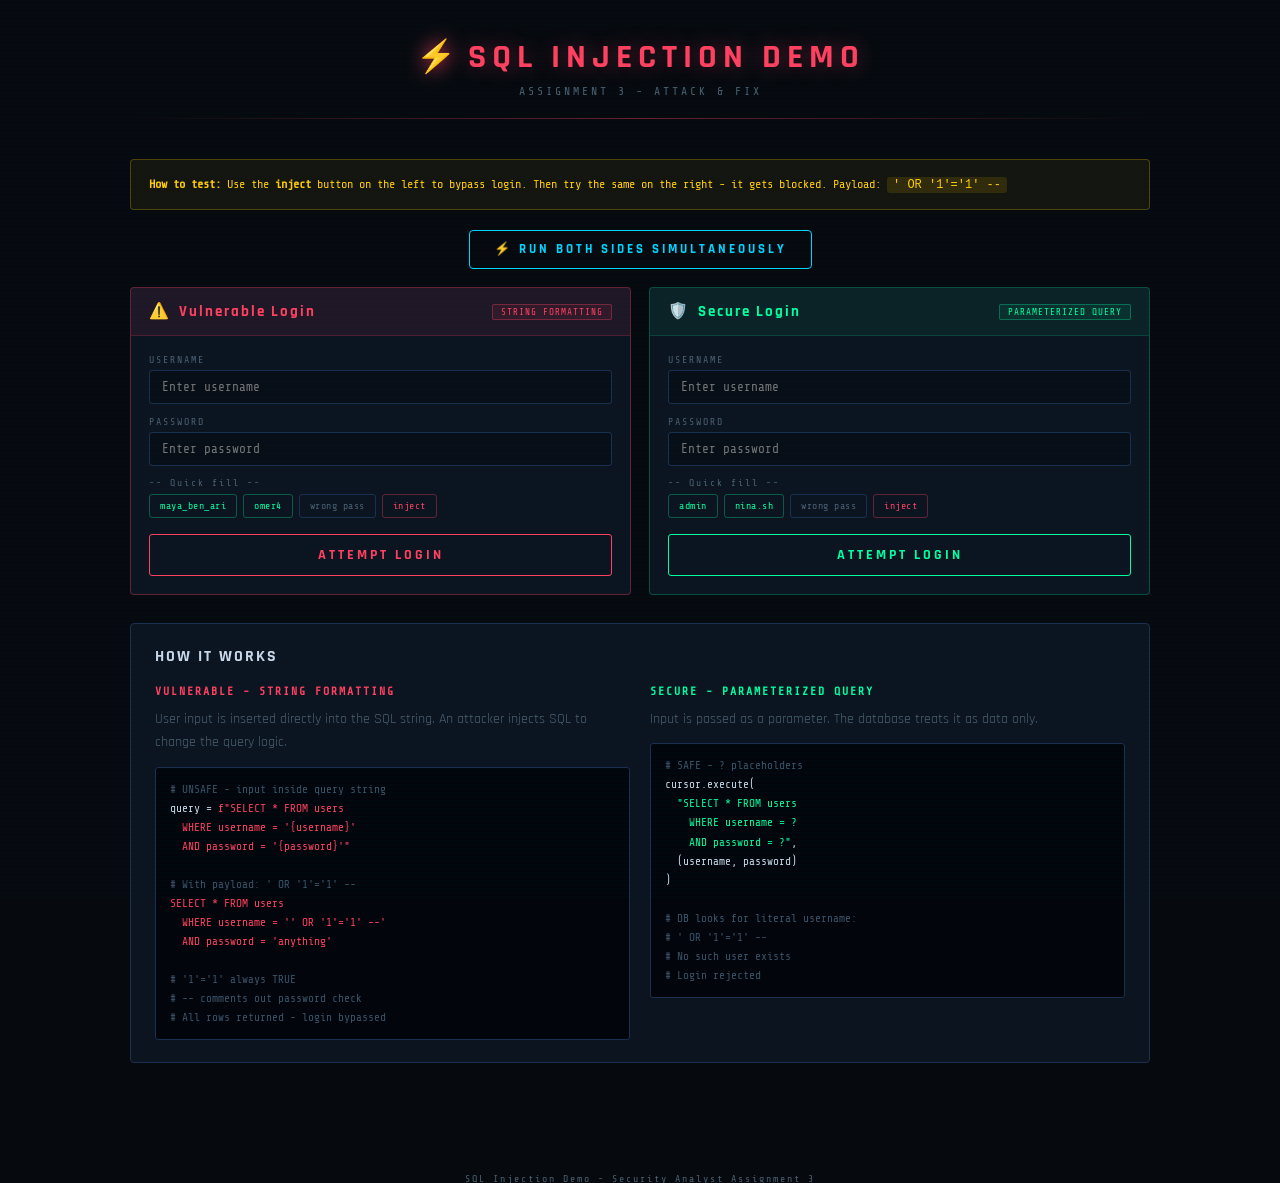
<file: SQL Injection Demo/index.html>
<!DOCTYPE html>
<html lang="en">
<head>
<meta charset="UTF-8">
<meta name="viewport" content="width=device-width, initial-scale=1.0">
<title>SQL Injection Demo</title>
<link rel="preconnect" href="https://fonts.googleapis.com">
<link href="https://fonts.googleapis.com/css2?family=Share+Tech+Mono&family=Rajdhani:wght@400;600;700&display=swap" rel="stylesheet">
<style>
*,*::before,*::after{box-sizing:border-box;margin:0;padding:0}
:root{--bg:#060a0f;--panel:#0c1420;--border:#1a3050;--accent:#00d4ff;--danger:#ff4060;--safe:#00ff9f;--warn:#ffcc00;--text:#c8d8e8;--muted:#4a6070;--mono:'Share Tech Mono',monospace;--ui:'Rajdhani',sans-serif}
html,body{min-height:100%;background:var(--bg);color:var(--text);font-family:var(--ui);overflow-x:hidden}
body::before{content:'';position:fixed;inset:0;background:repeating-linear-gradient(0deg,transparent,transparent 2px,rgba(0,212,255,.012) 2px,rgba(0,212,255,.012) 4px);pointer-events:none;z-index:9999}
.page{max-width:1060px;margin:0 auto;padding:36px 20px 70px}
header{text-align:center;margin-bottom:40px}
.logo-row{display:flex;align-items:center;justify-content:center;gap:12px;margin-bottom:6px}
.logo-icon{font-size:2rem;filter:drop-shadow(0 0 10px var(--danger))}
h1{font-family:var(--ui);font-weight:700;font-size:2.1rem;letter-spacing:6px;text-transform:uppercase;color:var(--danger);text-shadow:0 0 22px rgba(255,64,96,.4)}
.tagline{font-family:var(--mono);font-size:.72rem;color:var(--muted);letter-spacing:3px;text-transform:uppercase;margin-top:3px}
.hbar{width:100%;height:1px;margin-top:20px;background:linear-gradient(90deg,transparent,var(--danger),transparent);opacity:.4}
.info{background:rgba(255,204,0,.06);border:1px solid rgba(255,204,0,.25);border-radius:4px;padding:14px 18px;margin-bottom:20px;font-family:var(--mono);font-size:.75rem;line-height:1.7;color:var(--warn)}
.info strong{font-weight:700}.info code{background:rgba(255,204,0,.12);padding:1px 6px;border-radius:3px}

.sync-row{text-align:center;margin-bottom:18px}
.btn-sync{display:inline-flex;align-items:center;gap:8px;background:transparent;border:1px solid var(--accent);color:var(--accent);font-family:var(--ui);font-weight:700;font-size:.82rem;letter-spacing:3px;text-transform:uppercase;padding:10px 24px;border-radius:4px;cursor:pointer;transition:all .2s}
.btn-sync:hover{background:rgba(0,212,255,.08);box-shadow:0 0 14px rgba(0,212,255,.12)}

.grid{display:grid;grid-template-columns:1fr 1fr;gap:18px}
@media(max-width:680px){.grid{grid-template-columns:1fr}}
.card{background:var(--panel);border:1px solid var(--border);border-radius:4px;overflow:hidden}
.card.vuln{border-color:rgba(255,64,96,.35)}.card.safe{border-color:rgba(0,255,159,.25)}
.ch{padding:13px 18px;display:flex;align-items:center;gap:10px;border-bottom:1px solid var(--border)}
.card.vuln .ch{background:rgba(255,64,96,.08);border-bottom-color:rgba(255,64,96,.2)}
.card.safe .ch{background:rgba(0,255,159,.06);border-bottom-color:rgba(0,255,159,.15)}
.ch h2{font-size:.95rem;font-weight:700;letter-spacing:2px;flex:1}
.card.vuln .ch h2{color:var(--danger)}.card.safe .ch h2{color:var(--safe)}
.ch-tag{font-family:var(--mono);font-size:.58rem;padding:2px 8px;border-radius:2px;letter-spacing:1px}
.card.vuln .ch-tag{color:var(--danger);border:1px solid rgba(255,64,96,.35);background:rgba(255,64,96,.08)}
.card.safe .ch-tag{color:var(--safe);border:1px solid rgba(0,255,159,.3);background:rgba(0,255,159,.07)}
.cb{padding:18px}
.fl{font-family:var(--mono);font-size:.62rem;letter-spacing:2px;text-transform:uppercase;color:var(--muted);margin-bottom:5px;display:block}
input[type="text"],input[type="password"]{width:100%;background:rgba(0,0,0,.3);border:1px solid var(--border);border-radius:3px;padding:9px 12px;font-family:var(--mono);font-size:.8rem;color:var(--text);outline:none;transition:border-color .18s;margin-bottom:12px}
input:focus{border-color:var(--accent)}
.qf-l{font-family:var(--mono);font-size:.6rem;letter-spacing:2px;color:var(--muted);margin-bottom:6px}
.qf{display:flex;flex-wrap:wrap;gap:6px;margin-bottom:16px}
.qb{font-family:var(--mono);font-size:.62rem;padding:4px 10px;border-radius:3px;cursor:pointer;border:1px solid;background:transparent;transition:all .15s;letter-spacing:.5px;line-height:1.4}
.qb.ok{color:var(--safe);border-color:rgba(0,255,159,.3)}.qb.ok:hover{background:rgba(0,255,159,.08)}
.qb.bad{color:var(--muted);border-color:var(--border)}.qb.bad:hover{background:rgba(255,255,255,.03)}
.qb.inj{color:var(--danger);border-color:rgba(255,64,96,.35)}.qb.inj:hover{background:rgba(255,64,96,.08)}
.btn-go{width:100%;padding:11px;border-radius:3px;cursor:pointer;font-family:var(--ui);font-weight:700;font-size:.88rem;letter-spacing:3px;text-transform:uppercase;border:1px solid;background:transparent;transition:all .2s}
.card.vuln .btn-go{border-color:var(--danger);color:var(--danger)}.card.vuln .btn-go:hover{background:rgba(255,64,96,.1)}
.card.safe .btn-go{border-color:var(--safe);color:var(--safe)}.card.safe .btn-go:hover{background:rgba(0,255,159,.08)}
.res{margin-top:14px;border-radius:3px;border:1px solid var(--border);overflow:hidden;display:none}
.res.show{display:block;animation:fu .25s ease}
@keyframes fu{from{opacity:0;transform:translateY(6px)}to{opacity:1;transform:translateY(0)}}
.res-h{padding:10px 14px;display:flex;align-items:center;gap:8px;font-family:var(--ui);font-weight:700;font-size:.88rem;letter-spacing:2px}
.res-h.ok{background:rgba(0,255,159,.1);border-bottom:1px solid rgba(0,255,159,.2);color:var(--safe)}
.res-h.no{background:rgba(255,64,96,.1);border-bottom:1px solid rgba(255,64,96,.2);color:var(--danger)}
.res.ok-b{border-color:rgba(0,255,159,.25)}.res.no-b{border-color:rgba(255,64,96,.3)}
.res-b{padding:12px 14px;background:rgba(0,0,0,.25);font-family:var(--mono);font-size:.72rem;line-height:1.75}
.rk{color:var(--muted)}.rv{color:var(--text)}.rv.good{color:var(--safe);font-weight:700}.rv.bad2{color:var(--danger);font-weight:700}
.ql{font-family:var(--mono);font-size:.58rem;letter-spacing:2px;text-transform:uppercase;color:var(--muted);margin:10px 0 5px}
.qbox{background:#02060c;border:1px solid var(--border);border-radius:3px;padding:10px 12px;font-family:var(--mono);font-size:.71rem;line-height:1.65;white-space:pre-wrap;word-break:break-all;color:#c8d8e8;min-height:38px}
.kw{color:#c084fc}.sv{color:#a3e635}.ij{color:var(--danger);text-decoration:underline wavy var(--danger);text-underline-offset:3px}
.cmt{color:#3a5268}

/* Diff */
.diff{margin-top:20px;background:var(--panel);border:1px solid var(--border);border-radius:4px;padding:18px;display:none}
.diff.show{display:block;animation:fu .3s ease}
.diff-t{font-family:var(--mono);font-size:.65rem;letter-spacing:2px;color:var(--muted);text-transform:uppercase;margin-bottom:12px}
.diff-g{display:grid;grid-template-columns:1fr 1fr;gap:14px}
@media(max-width:680px){.diff-g{grid-template-columns:1fr}}
.diff-c{border:1px solid var(--border);border-radius:4px;overflow:hidden}
.diff-c.dv{border-color:rgba(255,64,96,.3)}.diff-c.ds{border-color:rgba(0,255,159,.2)}
.diff-ch{padding:8px 12px;font-family:var(--mono);font-size:.62rem;letter-spacing:1px}
.diff-c.dv .diff-ch{background:rgba(255,64,96,.06);color:var(--danger)}
.diff-c.ds .diff-ch{background:rgba(0,255,159,.04);color:var(--safe)}
.diff-cb{padding:10px 12px;font-family:var(--mono);font-size:.68rem;line-height:1.7;background:#02060c;color:var(--text)}

/* Dashboard overlay */
.dash-overlay{display:none;position:fixed;inset:0;background:var(--bg);z-index:200;overflow-y:auto}
.dash-overlay.show{display:block;animation:fu .3s ease}
.dash{max-width:800px;margin:0 auto;padding:36px 20px}
.dash-top{display:flex;align-items:center;justify-content:space-between;margin-bottom:28px;padding-bottom:14px;border-bottom:1px solid var(--border)}
.dash-top h2{font-family:var(--ui);font-weight:700;font-size:1.4rem;letter-spacing:4px;text-transform:uppercase;color:var(--accent)}
.dash-notif{font-family:var(--mono);font-size:.6rem;background:var(--danger);color:#fff;padding:2px 7px;border-radius:10px;margin-left:10px}
.btn-back{background:transparent;border:1px solid var(--border);color:var(--muted);font-family:var(--mono);font-size:.72rem;padding:7px 16px;border-radius:3px;cursor:pointer;letter-spacing:1px;transition:all .2s;text-decoration:none}
.btn-back:hover{border-color:var(--danger);color:var(--danger)}
.dash-welcome{font-family:var(--mono);font-size:.9rem;margin-bottom:6px}.dash-welcome strong{color:var(--accent)}
.dash-role{display:inline-block;font-family:var(--mono);font-size:.6rem;padding:2px 10px;border-radius:2px;color:var(--accent);border:1px solid rgba(0,212,255,.3);background:rgba(0,212,255,.08);margin-bottom:6px}
.dash-session{font-family:var(--mono);font-size:.62rem;color:var(--muted);margin-bottom:24px}
.dash-stats{display:grid;grid-template-columns:repeat(3,1fr);gap:12px;margin-bottom:24px}
@media(max-width:500px){.dash-stats{grid-template-columns:1fr}}
.ds-card{background:var(--panel);border:1px solid var(--border);border-radius:4px;padding:16px;text-align:center}
.ds-num{font-family:var(--mono);font-size:1.5rem;font-weight:700;color:var(--accent)}
.ds-lbl{font-family:var(--mono);font-size:.6rem;color:var(--muted);letter-spacing:2px;text-transform:uppercase;margin-top:3px}
.dash-act{background:var(--panel);border:1px solid var(--border);border-radius:4px;padding:18px}
.act-t{font-family:var(--mono);font-size:.62rem;letter-spacing:3px;text-transform:uppercase;color:var(--muted);margin-bottom:14px}
.act-i{display:flex;align-items:center;gap:12px;padding:8px 0;border-bottom:1px solid rgba(26,48,80,.4);font-family:var(--mono);font-size:.72rem}
.act-i:last-child{border-bottom:none}
.act-d{width:6px;height:6px;border-radius:50%;flex-shrink:0}
.act-d.g{background:var(--safe)}.act-d.b{background:var(--accent)}.act-d.a{background:var(--warn)}
.act-tm{color:var(--muted);flex:0 0 65px}
.dash-warn{margin-top:24px;padding:14px 18px;border:1px solid rgba(255,204,0,.3);border-radius:4px;background:rgba(255,204,0,.05);font-family:var(--mono);font-size:.72rem;color:var(--warn);line-height:1.6}

/* Explain */
.explain{margin-top:28px;background:var(--panel);border:1px solid var(--border);border-radius:4px;padding:22px 24px}
.explain h3{font-size:1rem;font-weight:700;letter-spacing:2px;text-transform:uppercase;margin-bottom:18px;color:var(--text)}
.ex-g{display:grid;grid-template-columns:1fr 1fr;gap:20px}
@media(max-width:680px){.ex-g{grid-template-columns:1fr}}
.ex-b h4{font-family:var(--mono);font-size:.72rem;letter-spacing:2px;text-transform:uppercase;margin-bottom:10px}
.ex-b.v h4{color:var(--danger)}.ex-b.s h4{color:var(--safe)}
.ex-b p{font-size:.85rem;color:var(--muted);line-height:1.7;margin-bottom:12px}
.code{background:#02060c;border:1px solid var(--border);border-radius:3px;padding:12px 14px;font-family:var(--mono);font-size:.7rem;line-height:1.7;overflow-x:auto;white-space:pre;color:#c8d8e8}
footer{margin-top:40px;text-align:center;font-family:var(--mono);font-size:.62rem;color:var(--muted);letter-spacing:2px}
</style>
</head>
<body>

<!-- DASHBOARD OVERLAY -->
<div class="dash-overlay" id="dashOv">
<div class="dash">
<div class="dash-top"><div style="display:flex;align-items:center"><h2>Internal Dashboard</h2><span class="dash-notif">3 new</span></div><button class="btn-back" onclick="closeDash()">Back to Demo</button></div>
<div class="dash-welcome">Welcome, <strong id="dUser"></strong></div>
<div class="dash-role" id="dRole"></div>
<div class="dash-session" id="dSess"></div>
<div class="dash-stats"><div class="ds-card"><div class="ds-num">12</div><div class="ds-lbl">Open Tickets</div></div><div class="ds-card"><div class="ds-num">3</div><div class="ds-lbl">Pending Reviews</div></div><div class="ds-card"><div class="ds-num">98%</div><div class="ds-lbl">System Health</div></div></div>
<div class="dash-act"><div class="act-t">-- Recent Activity --</div>
<div class="act-i"><span class="act-d g"></span><span class="act-tm">Just now</span><span>Logged in successfully</span></div>
<div class="act-i"><span class="act-d a"></span><span class="act-tm">12m ago</span><span>Alert: Brute force on admin</span></div>
<div class="act-i"><span class="act-d b"></span><span class="act-tm">1h ago</span><span>Investigation #47 updated</span></div>
<div class="act-i"><span class="act-d b"></span><span class="act-tm">2h ago</span><span>Security scan - 3 findings</span></div>
</div>
<div class="dash-warn">This is a simulated dashboard. In the real app, this page loads after a successful SQL query returns a valid user. The vulnerable login bypassed authentication - you are viewing data you should not have access to.</div>
</div>
</div>

<!-- MAIN PAGE -->
<div class="page" id="mainPage">
<header><div class="logo-row"><span class="logo-icon">&#9889;</span><h1>SQL Injection Demo</h1></div>
<div class="tagline">Assignment 3 - Attack & Fix</div><div class="hbar"></div></header>

<div class="info"><strong>How to test:</strong> Use the <strong>inject</strong> button on the left to bypass login. Then try the same on the right - it gets blocked. Payload: <code>' OR '1'='1' --</code></div>

<div class="sync-row"><button class="btn-sync" onclick="syncAttack()">&#9889; Run Both Sides Simultaneously</button></div>

<div class="grid">
<div class="card vuln">
<div class="ch"><span>&#9888;&#65039;</span><h2>Vulnerable Login</h2><span class="ch-tag">STRING FORMATTING</span></div>
<div class="cb">
<label class="fl">Username</label><input type="text" id="vu" placeholder="Enter username" autocomplete="off">
<label class="fl">Password</label><input type="password" id="vp" placeholder="Enter password" autocomplete="off">
<div class="qf-l">-- Quick fill --</div>
<div class="qf">
<button class="qb ok" onclick="fill('v','maya_ben_ari','MayaBen98!')">maya_ben_ari</button>
<button class="qb ok" onclick="fill('v','omer4','Omer_HOME1111')">omer4</button>
<button class="qb bad" onclick="fill('v','daniel.peretz','wrongpass')">wrong pass</button>
<button class="qb inj" onclick="fill('v',String.fromCharCode(39)+' OR '+String.fromCharCode(39)+'1'+String.fromCharCode(39)+'='+String.fromCharCode(39)+'1'+String.fromCharCode(39)+' --','anything')">inject</button>
</div>
<button class="btn-go" onclick="doLogin('v')">Attempt Login</button>
<div class="res" id="vr"></div>
</div></div>

<div class="card safe">
<div class="ch"><span>&#128737;&#65039;</span><h2>Secure Login</h2><span class="ch-tag">PARAMETERIZED QUERY</span></div>
<div class="cb">
<label class="fl">Username</label><input type="text" id="su" placeholder="Enter username" autocomplete="off">
<label class="fl">Password</label><input type="password" id="sp" placeholder="Enter password" autocomplete="off">
<div class="qf-l">-- Quick fill --</div>
<div class="qf">
<button class="qb ok" onclick="fill('s','admin','Secret123')">admin</button>
<button class="qb ok" onclick="fill('s','nina.sh','NinaOffice012026')">nina.sh</button>
<button class="qb bad" onclick="fill('s','nina.sh','wrongpass')">wrong pass</button>
<button class="qb inj" onclick="fill('s',String.fromCharCode(39)+' OR '+String.fromCharCode(39)+'1'+String.fromCharCode(39)+'='+String.fromCharCode(39)+'1'+String.fromCharCode(39)+' --','anything')">inject</button>
</div>
<button class="btn-go" onclick="doLogin('s')">Attempt Login</button>
<div class="res" id="sr"></div>
</div></div>
</div>

<div class="diff" id="diffSec">
<div class="diff-t">Query Comparison - Same Input, Different Handling</div>
<div class="diff-g">
<div class="diff-c dv"><div class="diff-ch">Vulnerable Query (input becomes code)</div><div class="diff-cb" id="diffV"></div></div>
<div class="diff-c ds"><div class="diff-ch">Secure Query (input stays data)</div><div class="diff-cb" id="diffS"></div></div>
</div>
</div>

<div class="explain">
<h3>How It Works</h3>
<div class="ex-g">
<div class="ex-b v"><h4>Vulnerable - string formatting</h4>
<p>User input is inserted directly into the SQL string. An attacker injects SQL to change the query logic.</p>
<div class="code"><span class="cmt"># UNSAFE - input inside query string</span>
query = <span style="color:var(--danger)">f"SELECT * FROM users
  WHERE username = '{username}'
  AND password = '{password}'"</span>

<span class="cmt"># With payload: ' OR '1'='1' --</span>
<span style="color:var(--danger)">SELECT * FROM users
  WHERE username = '' OR '1'='1' --'
  AND password = 'anything'</span>

<span class="cmt"># '1'='1' always TRUE
# -- comments out password check
# All rows returned - login bypassed</span></div></div>
<div class="ex-b s"><h4>Secure - parameterized query</h4>
<p>Input is passed as a parameter. The database treats it as data only.</p>
<div class="code"><span class="cmt"># SAFE - ? placeholders</span>
cursor.execute(
  <span style="color:var(--safe)">"SELECT * FROM users
    WHERE username = ?
    AND password = ?"</span>,
  (username, password)
)

<span class="cmt"># DB looks for literal username:
# ' OR '1'='1' --
# No such user exists
# Login rejected</span></div></div>
</div></div>
</div>

<footer>SQL Injection Demo - Security Analyst Assignment 3</footer>

<script>
var Q=String.fromCharCode(39);
var INJECT=Q+" OR "+Q+"1"+Q+"="+Q+"1"+Q+" --";

var DB=[
{username:'admin',password:'Secret123',role:'admin'},
{username:'maya_ben_ari',password:'MayaBen98!',role:'user'},
{username:'omer4',password:'Omer_HOME1111',role:'analyst'},
{username:'daniel.peretz',password:'DanielKing7',role:'user'},
{username:'nina.sh',password:'NinaOffice012026',role:'manager'}
];

function fill(side,u,p){document.getElementById(side+'u').value=u;document.getElementById(side+'p').value=p;}

function vulnQuery(u,p){
var q="SELECT * FROM users WHERE username = "+Q+u+Q+" AND password = "+Q+p+Q;
var isInject=u.indexOf("OR")!==-1||u.indexOf("--")!==-1;
if(isInject){return{query:q,rows:DB,count:DB.length,success:true,user:DB[0],injected:true};}
var match=DB.filter(function(r){return r.username===u&&r.password===p;});
return{query:q,rows:match,count:match.length,success:match.length>0,user:match[0]||null,injected:false};
}

function safeQuery(u,p){
var q="SELECT * FROM users WHERE username = ? AND password = ?\n-- Parameters: ["+esc(u)+", "+esc(p)+"]";
var match=DB.filter(function(r){return r.username===u&&r.password===p;});
return{query:q,rows:match,count:match.length,success:match.length>0,user:match[0]||null,injected:false};
}

function doLogin(side){
var u=document.getElementById(side+'u').value.trim();
var p=document.getElementById(side+'p').value;
var el=document.getElementById(side+'r');
if(!u){el.className='res show no-b';el.innerHTML='<div class="res-h no">&#10060; Error</div><div class="res-b"><span class="rv">Please enter a username.</span></div>';return;}

var result=side==='v'?vulnQuery(u,p):safeQuery(u,p);
var ok=result.success;
el.className='res show '+(ok?'ok-b':'no-b');

var h='<div class="res-h '+(ok?'ok':'no')+'">'+(ok?'&#9989; SUCCESS':'&#10060; FAIL')+'</div><div class="res-b">';
if(ok&&result.user){
h+='<div><span class="rk">Logged in as:  </span><span class="rv good">'+esc(result.user.username)+'</span></div>';
h+='<div><span class="rk">Role:          </span><span class="rv">'+esc(result.user.role)+'</span></div>';
}
h+='<div><span class="rk">Rows returned: </span><span class="rv '+(result.count>1?'bad2':result.count===1?'good':'')+'">'+result.count+'</span></div>';
if(ok){h+='<div style="margin-top:8px;font-family:var(--mono);font-size:.68rem;color:var(--accent)">Redirecting to dashboard...</div>';}
h+='<div class="ql">Executed query</div><div class="qbox" id="qb-'+side+'"></div></div>';
el.innerHTML=h;

typeQ(document.getElementById('qb-'+side),result.query,result.injected);
if(ok){setTimeout(function(){openDash(result.user);},2200);}
}

function typeQ(el,query,isInject){
el.innerHTML='';var i=0;
var timer=setInterval(function(){
if(i>=query.length){clearInterval(timer);el.innerHTML=hlQ(query,isInject);return;}
el.textContent+=query.charAt(i);i++;
},10);
}

function hlQ(raw,isInject){
var s=esc(raw);
s=s.replace(/\b(SELECT|FROM|WHERE|AND|OR|NOT)\b/g,'<span class="kw">$1</span>');
if(isInject){
s=s.replace(/(&#39;\s*OR\s*&#39;1&#39;=&#39;1&#39;\s*--)/gi,'<span class="ij">$1</span>');
if(s.indexOf('ij')===-1){
s=s.replace(/(OR[^<]*--)/gi,'<span class="ij">$1</span>');
}
}
return s;
}

function syncAttack(){
fill('v',INJECT,'anything');
fill('s',INJECT,'anything');
document.getElementById('vr').className='res';document.getElementById('sr').className='res';
setTimeout(function(){doLogin('v');},200);
setTimeout(function(){doLogin('s');},400);
setTimeout(function(){
var ds=document.getElementById('diffSec');
document.getElementById('diffV').innerHTML='<span class="kw">SELECT</span> * <span class="kw">FROM</span> users <span class="kw">WHERE</span> username = <span class="ij">&#39;&#39; <span class="kw">OR</span> &#39;1&#39;=&#39;1&#39; --</span>&#39;\n<span class="kw">AND</span> password = &#39;anything&#39;\n\n<span class="cmt">-- OR &#39;1&#39;=&#39;1&#39; is always TRUE</span>\n<span class="cmt">-- All 5 rows returned. Login bypassed.</span>';
document.getElementById('diffS').innerHTML='<span class="kw">SELECT</span> * <span class="kw">FROM</span> users <span class="kw">WHERE</span> username = <span class="sv">?</span> <span class="kw">AND</span> password = <span class="sv">?</span>\n\n<span class="cmt">-- Parameters: ["&#39; OR &#39;1&#39;=&#39;1&#39; --", "anything"]</span>\n<span class="cmt">-- DB searches for literal string match</span>\n<span class="cmt">-- No user found. Login rejected.</span>';
ds.className='diff show';
ds.scrollIntoView({behavior:'smooth',block:'nearest'});
},1500);
}

function openDash(user){
document.getElementById('dUser').textContent=user.username;
document.getElementById('dRole').textContent=user.role.toUpperCase();
var d=new Date();document.getElementById('dSess').textContent='Session: '+String(d.getHours()).padStart(2,'0')+':'+String(d.getMinutes()).padStart(2,'0')+' | IP: 10.0.1.42 | Status: Active';
document.getElementById('dashOv').className='dash-overlay show';
}

function closeDash(){document.getElementById('dashOv').className='dash-overlay';}

function esc(s){return String(s).replace(/&/g,'&amp;').replace(/</g,'&lt;').replace(/>/g,'&gt;').replace(/'/g,'&#39;');}

document.querySelectorAll('input[type="password"]').forEach(function(el){
el.addEventListener('keydown',function(e){if(e.key==='Enter'){var s=el.id.charAt(0);doLogin(s);}});});
</script>
</body>
</html>
</file>
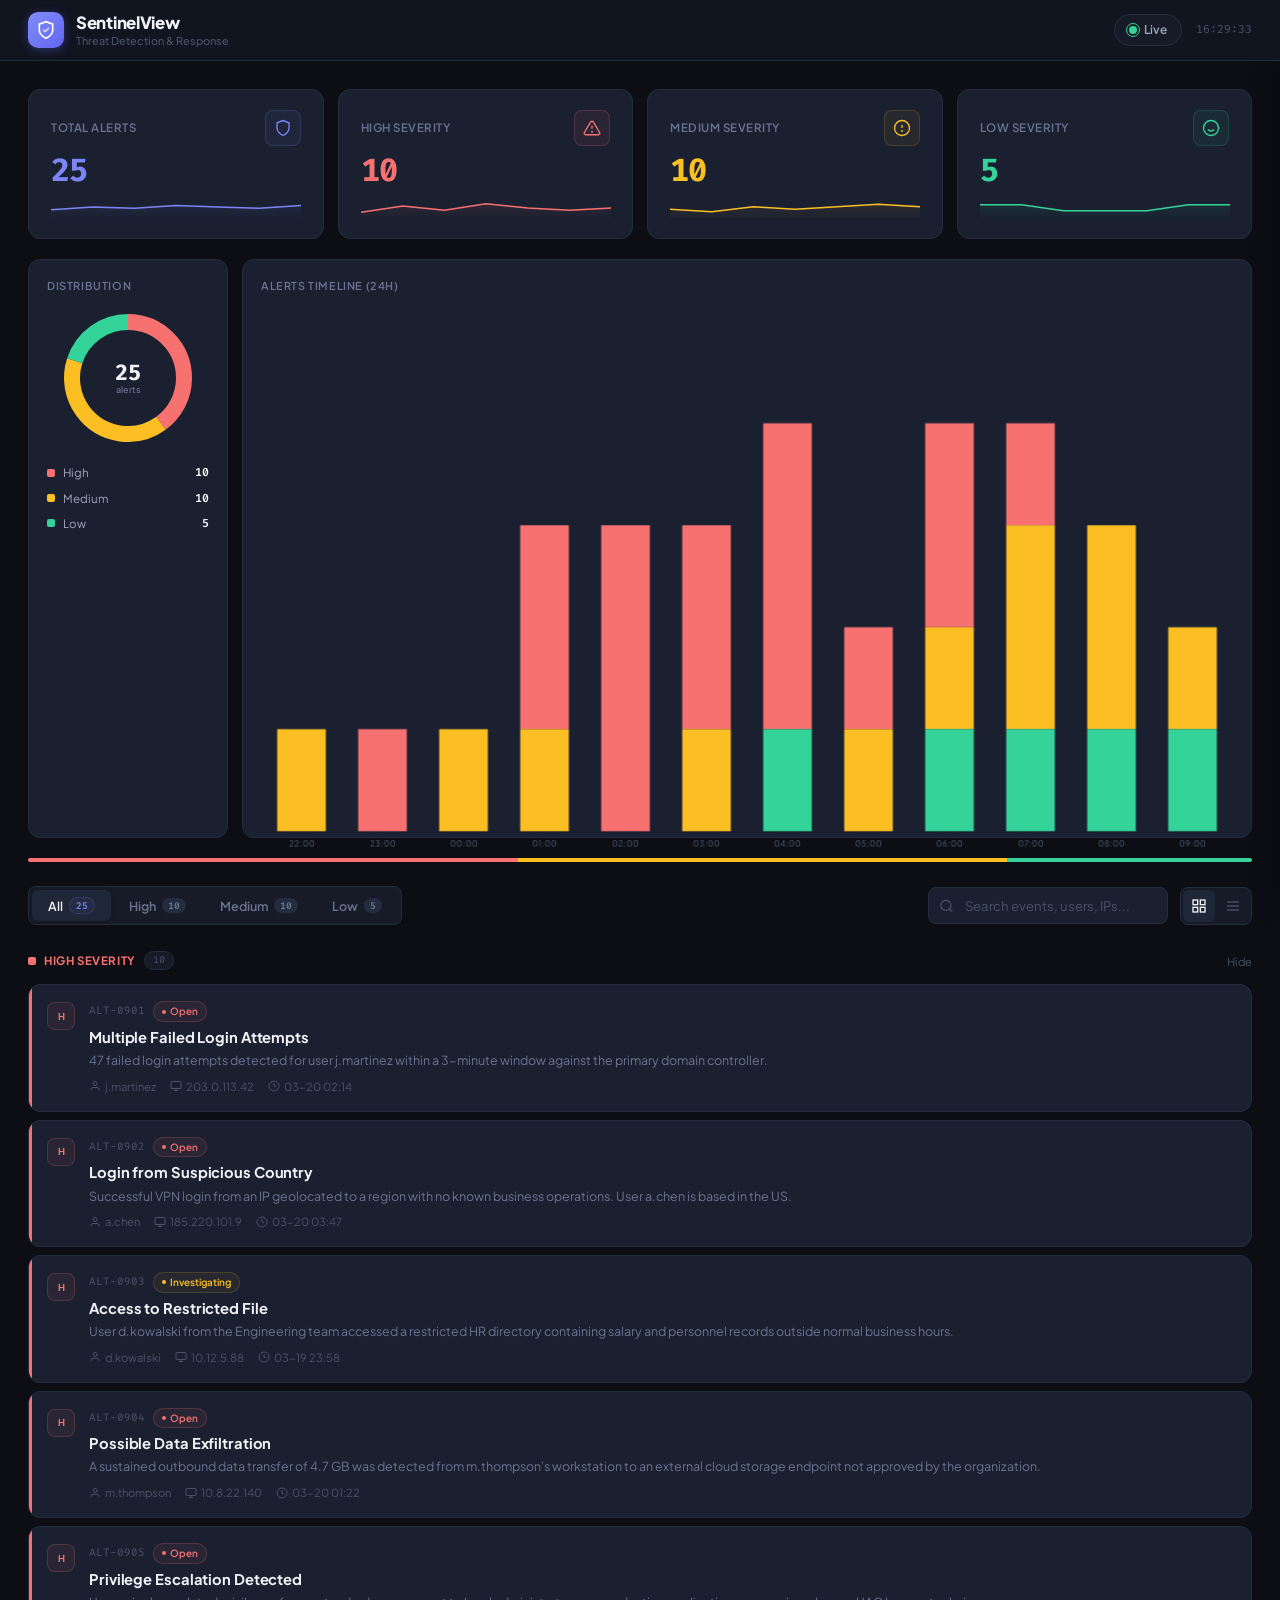
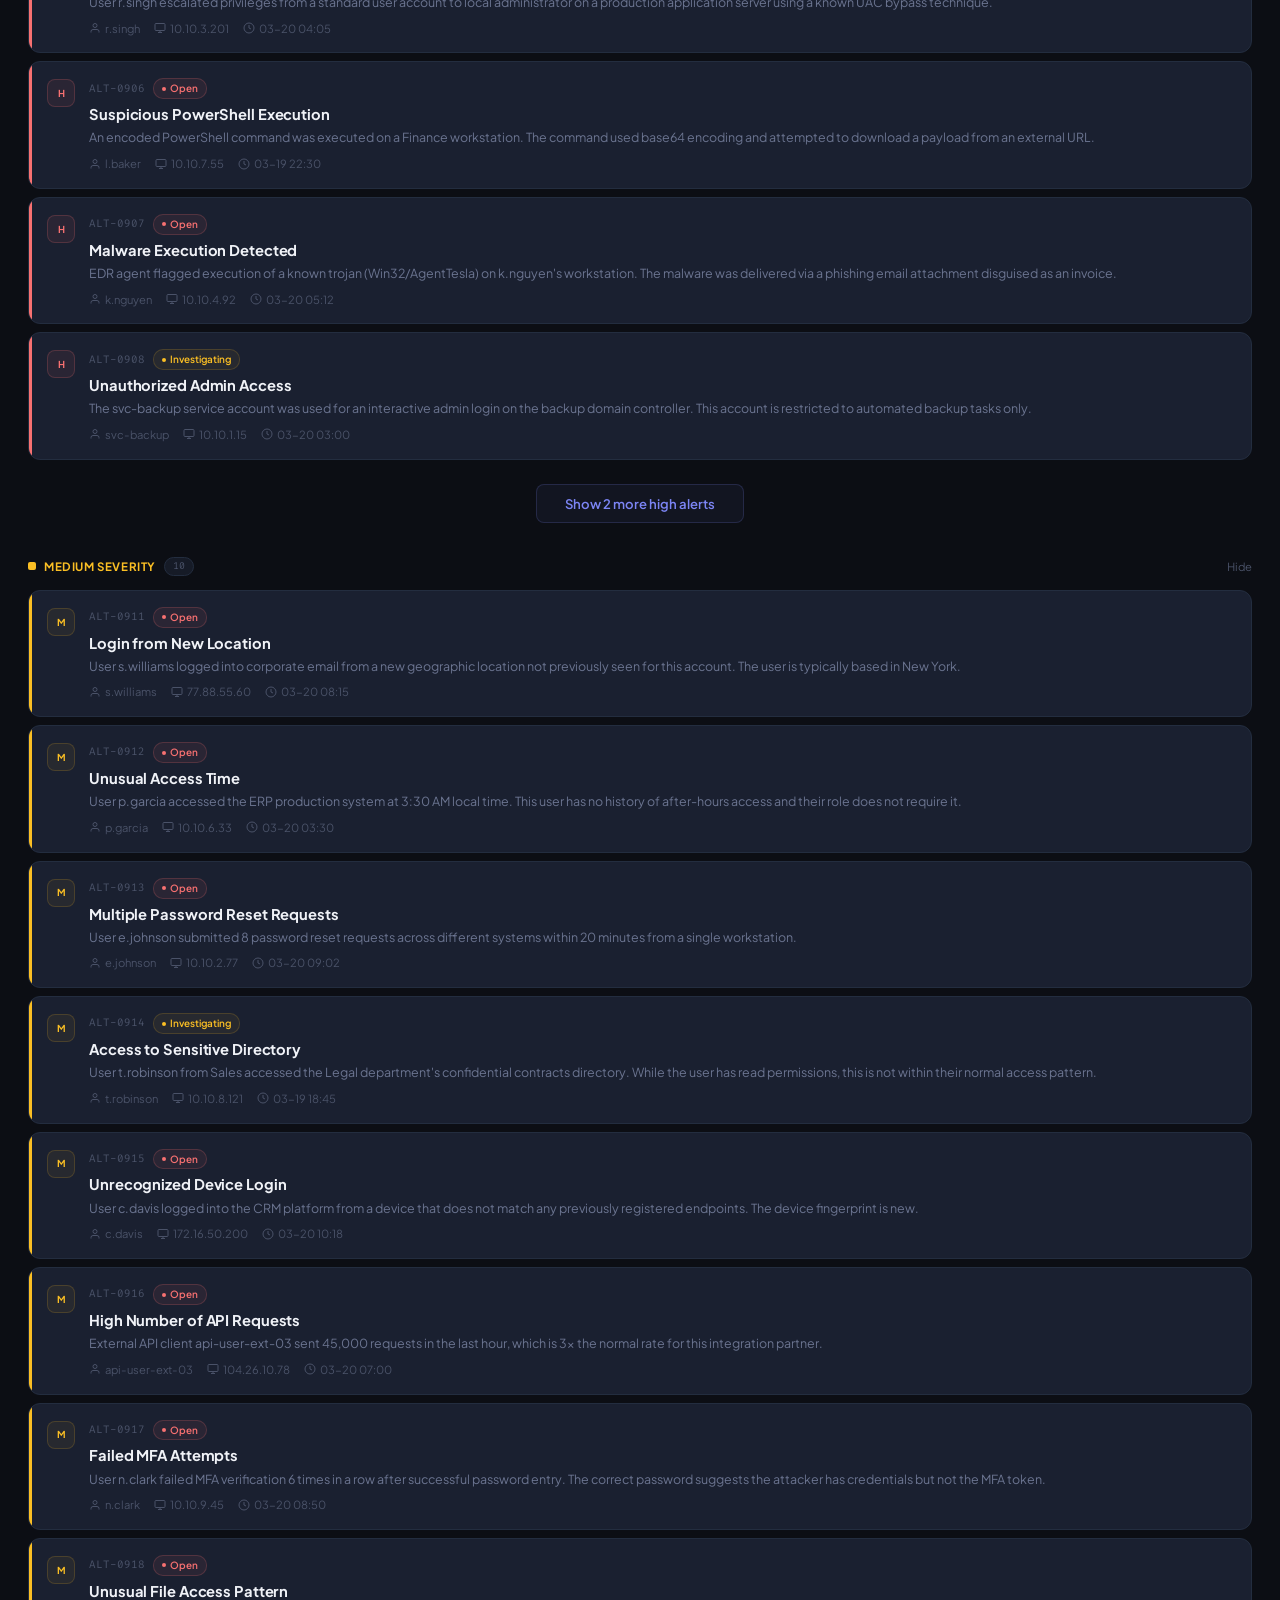
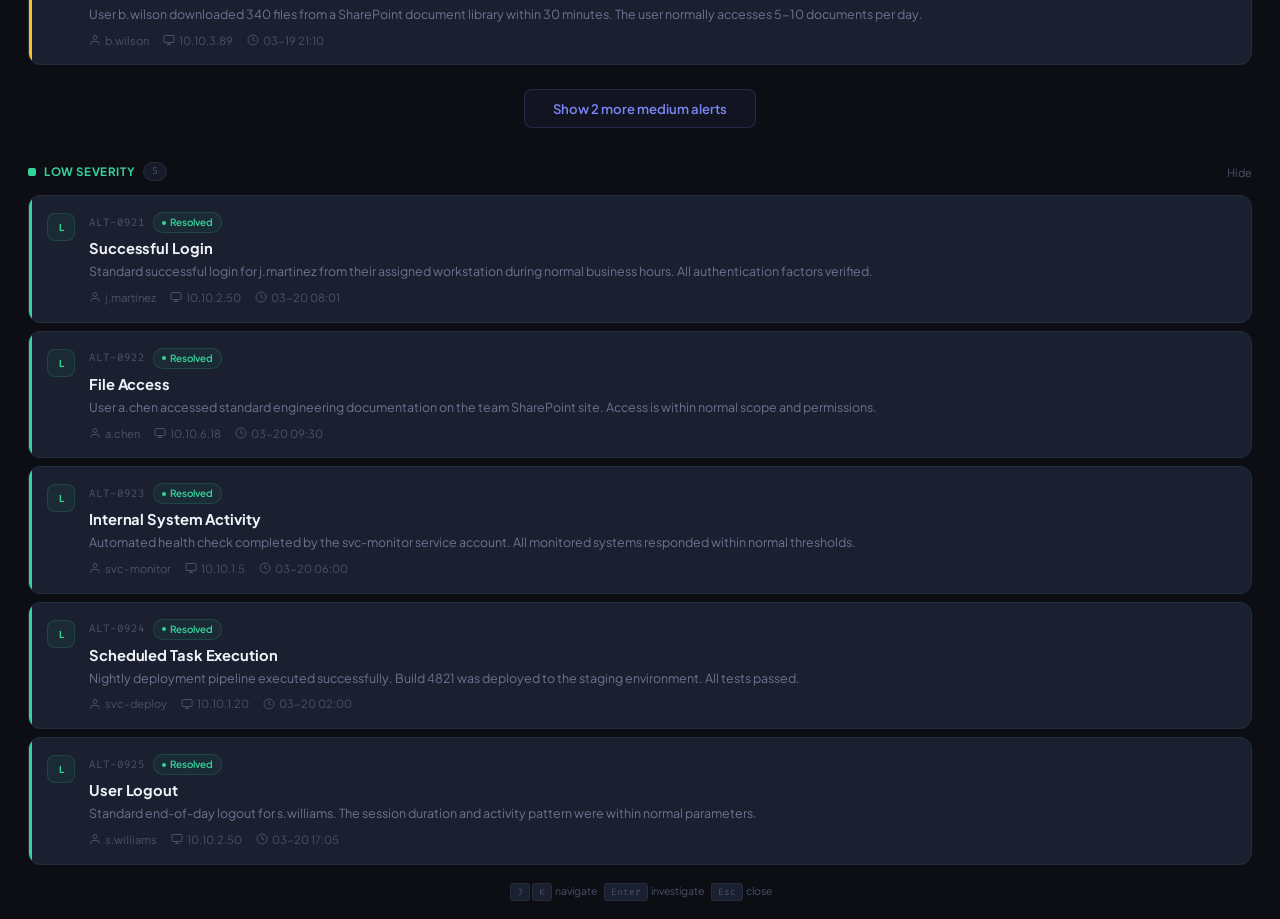
<file: Threat Detection Dashboard/index.html>
<!DOCTYPE html>
<html lang="en">
<head>
<meta charset="UTF-8">
<meta name="viewport" content="width=device-width, initial-scale=1.0">
<title>SentinelView - Threat Detection Dashboard</title>
<link rel="preconnect" href="https://fonts.googleapis.com">
<link href="https://fonts.googleapis.com/css2?family=Plus+Jakarta+Sans:wght@400;500;600;700;800&family=Fira+Code:wght@400;500&display=swap" rel="stylesheet">
<link rel="icon" href="data:image/svg+xml,<svg xmlns='http://www.w3.org/2000/svg' viewBox='0 0 100 100'><text y='.9em' font-size='90'>&#128737;</text></svg>">
<style>
*,*::before,*::after{box-sizing:border-box;margin:0;padding:0}
:root{
--bg:#0c0e14;--bg2:#111520;--bg3:#161b27;--surface:#1a2030;--surface2:#1f2638;--surface3:#252d40;
--border:#232d3f;--border2:#2c3850;--border3:#364560;
--indigo:#7c85f5;--indigo-dk:#6366f1;--indigo-bg:rgba(124,133,245,.06);--indigo-border:rgba(124,133,245,.18);
--high:#f87171;--high-bg:rgba(248,113,113,.07);--high-border:rgba(248,113,113,.2);
--med:#fbbf24;--med-bg:rgba(251,191,36,.06);--med-border:rgba(251,191,36,.16);
--low:#34d399;--low-bg:rgba(52,211,153,.06);--low-border:rgba(52,211,153,.16);
--text:#f0f2f7;--text2:#a0a8bc;--text3:#6b7490;--text4:#4a5268;
--sans:'Plus Jakarta Sans',system-ui,sans-serif;--mono:'Fira Code',monospace;
--r:8px;--r-lg:12px;--r-xl:16px;
--shadow:0 4px 16px rgba(0,0,0,.35),0 1px 4px rgba(0,0,0,.2)
}
html{scroll-behavior:smooth}
body{min-height:100vh;background:var(--bg);color:var(--text);font-family:var(--sans);-webkit-font-smoothing:antialiased;font-size:14px;line-height:1.5;overflow-x:hidden}

/* HEADER */
.hdr{background:var(--bg2);border-bottom:1px solid var(--border);position:sticky;top:0;z-index:60}
.hdr-in{max-width:1400px;margin:0 auto;padding:0 28px;display:flex;align-items:center;height:60px}
.hdr-brand{display:flex;align-items:center;gap:12px;margin-right:auto}
.hdr-logo{width:36px;height:36px;background:linear-gradient(135deg,#818cf8,#6366f1);border-radius:10px;display:flex;align-items:center;justify-content:center;box-shadow:0 2px 10px rgba(99,102,241,.35)}
.hdr-logo svg{width:20px;height:20px}
.hdr-name{font-weight:800;font-size:1.05rem;color:var(--text);letter-spacing:-.3px}
.hdr-sub{font-size:.68rem;color:var(--text4);margin-top:-2px;font-weight:500}
.hdr-right{display:flex;align-items:center;gap:14px}
.hdr-live{display:flex;align-items:center;gap:7px;font-size:.75rem;color:var(--text2);font-weight:600;padding:6px 14px;background:var(--bg3);border:1px solid var(--border);border-radius:20px}
.pulse{width:8px;height:8px;background:var(--low);border-radius:50%;position:relative}
.pulse::after{content:'';position:absolute;inset:-3px;border-radius:50%;border:1.5px solid var(--low);animation:rpl 2s infinite}
@keyframes rpl{0%{transform:scale(1);opacity:.5}100%{transform:scale(2);opacity:0}}
.hdr-clock{font-family:var(--mono);font-size:.72rem;color:var(--text4)}
@media(max-width:640px){.hdr-sub,.hdr-clock{display:none}.hdr-in{padding:0 16px}}

/* LAYOUT */
.main{max-width:1400px;margin:0 auto;padding:28px;display:flex;gap:0;position:relative}
.content{flex:1;min-width:0;transition:margin-right .3s ease}
.content.shifted{margin-right:420px}
@media(max-width:1100px){.content.shifted{margin-right:0}}
@media(max-width:640px){.main{padding:16px}}

/* STATS ROW */
.stats{display:grid;grid-template-columns:repeat(4,1fr);gap:14px;margin-bottom:20px}
@media(max-width:900px){.stats{grid-template-columns:1fr 1fr}}
@media(max-width:480px){.stats{grid-template-columns:1fr}}
.stat{background:var(--surface);border:1px solid var(--border);border-radius:var(--r-lg);padding:20px 22px;transition:all .2s;cursor:default;position:relative;overflow:hidden}
.stat:hover{border-color:var(--border2);box-shadow:var(--shadow);transform:translateY(-2px)}
.stat-top{display:flex;align-items:center;justify-content:space-between;margin-bottom:8px}
.stat-label{font-size:.72rem;font-weight:600;color:var(--text3);text-transform:uppercase;letter-spacing:.5px}
.stat-icon{width:36px;height:36px;border-radius:var(--r);display:flex;align-items:center;justify-content:center}
.stat.total .stat-icon{background:var(--indigo-bg);border:1px solid var(--indigo-border);color:var(--indigo)}
.stat.hi .stat-icon{background:var(--high-bg);border:1px solid var(--high-border);color:var(--high)}
.stat.me .stat-icon{background:var(--med-bg);border:1px solid var(--med-border);color:var(--med)}
.stat.lo .stat-icon{background:var(--low-bg);border:1px solid var(--low-border);color:var(--low)}
.stat-icon svg{width:18px;height:18px}
.stat-num{font-family:var(--mono);font-size:2rem;font-weight:700;line-height:1;letter-spacing:-1px}
.stat.total .stat-num{color:var(--indigo)}.stat.hi .stat-num{color:var(--high)}
.stat.me .stat-num{color:var(--med)}.stat.lo .stat-num{color:var(--low)}
.stat-spark{margin-top:8px}
.stat-spark canvas{display:block;width:100%;height:24px}

/* CHARTS ROW */
.charts{display:grid;grid-template-columns:200px 1fr;gap:14px;margin-bottom:20px}
@media(max-width:700px){.charts{grid-template-columns:1fr}}
.chart-card{background:var(--surface);border:1px solid var(--border);border-radius:var(--r-lg);padding:18px;transition:box-shadow .2s}
.chart-card:hover{box-shadow:0 2px 8px rgba(0,0,0,.15)}
.chart-title{font-size:.68rem;font-weight:600;color:var(--text3);text-transform:uppercase;letter-spacing:.6px;margin-bottom:14px}
.donut-wrap{display:flex;flex-direction:column;align-items:center}
.donut-legend{margin-top:12px;width:100%}
.dl-r{display:flex;align-items:center;gap:8px;padding:4px 0;font-size:.72rem;color:var(--text2)}
.dl-d{width:8px;height:8px;border-radius:2px;flex-shrink:0}
.dl-v{margin-left:auto;font-family:var(--mono);font-weight:600;color:var(--text)}
.timeline-wrap{position:relative;height:100%;min-height:120px}
.timeline-wrap canvas{width:100%!important;height:100%!important;display:block}

/* SEV BAR */
.sev-bar{display:flex;height:4px;border-radius:2px;overflow:hidden;margin-bottom:24px;background:var(--border)}
.sev-bar div{transition:width .6s ease}
.sev-bar .bh{background:var(--high)}.sev-bar .bm{background:var(--med)}.sev-bar .bl{background:var(--low)}

/* TABS + CONTROLS */
.ctrl-row{display:flex;align-items:center;gap:12px;margin-bottom:16px;flex-wrap:wrap}
.tabs{display:flex;gap:2px;background:var(--bg3);border:1px solid var(--border);border-radius:var(--r);padding:3px;margin-right:auto}
.tab{font-family:var(--sans);font-size:.78rem;font-weight:600;padding:7px 16px;border-radius:6px;border:none;background:transparent;color:var(--text3);cursor:pointer;transition:all .15s;display:flex;align-items:center;gap:6px}
.tab:hover{color:var(--text)}
.tab.on{background:var(--surface2);color:var(--text);box-shadow:0 1px 4px rgba(0,0,0,.2)}
.tab-badge{font-family:var(--mono);font-size:.6rem;padding:1px 6px;border-radius:10px;background:var(--border);color:var(--text3)}
.tab.on .tab-badge{background:var(--indigo-bg);color:var(--indigo);border:1px solid var(--indigo-border)}
.search-wrap{position:relative;width:240px}
@media(max-width:700px){.search-wrap{width:100%;order:10}}
.search-wrap input{width:100%;background:var(--surface);border:1px solid var(--border);border-radius:var(--r);padding:9px 14px 9px 36px;font-family:var(--sans);font-size:.82rem;color:var(--text);outline:none;transition:all .15s}
.search-wrap input:focus{border-color:var(--indigo);box-shadow:0 0 0 3px var(--indigo-bg)}
.search-wrap input::placeholder{color:var(--text4)}
.search-wrap svg{position:absolute;left:11px;top:50%;transform:translateY(-50%);color:var(--text4)}
.view-toggle{display:flex;gap:2px;background:var(--bg3);border:1px solid var(--border);border-radius:var(--r);padding:2px}
.vt-btn{width:32px;height:32px;border:none;background:transparent;border-radius:6px;color:var(--text4);cursor:pointer;display:flex;align-items:center;justify-content:center;transition:all .12s}
.vt-btn.on{background:var(--surface2);color:var(--text)}
.vt-btn:hover{color:var(--text)}

/* ALERT CARDS */
.alerts-grid{display:flex;flex-direction:column;gap:8px}
.group-header{padding:10px 0 6px;display:flex;align-items:center;gap:8px}
.gh-dot{width:8px;height:8px;border-radius:2px}
.gh-dot.h{background:var(--high)}.gh-dot.m{background:var(--med)}.gh-dot.l{background:var(--low)}
.gh-label{font-size:.72rem;font-weight:700;text-transform:uppercase;letter-spacing:.6px}
.group-header.h .gh-label{color:var(--high)}.group-header.m .gh-label{color:var(--med)}.group-header.l .gh-label{color:var(--low)}
.gh-count{font-family:var(--mono);font-size:.62rem;color:var(--text4);padding:1px 8px;background:var(--bg3);border-radius:10px;border:1px solid var(--border)}
.gh-collapse{margin-left:auto;background:none;border:none;color:var(--text4);cursor:pointer;font-size:.7rem;font-family:var(--sans);display:flex;align-items:center;gap:4px;transition:color .12s}
.gh-collapse:hover{color:var(--text2)}

.a-card{background:var(--surface);border:1px solid var(--border);border-radius:var(--r-lg);padding:16px 18px;cursor:pointer;transition:all .18s;display:flex;gap:14px;align-items:flex-start;position:relative;overflow:hidden}
.a-card::before{content:'';position:absolute;left:0;top:0;bottom:0;width:3px;border-radius:3px 0 0 3px}
.a-card.high::before{background:var(--high)}.a-card.medium::before{background:var(--med)}.a-card.low::before{background:var(--low)}
.a-card:hover{border-color:var(--border2);background:var(--surface2);transform:translateX(2px)}
.a-card.sel{border-color:var(--indigo-border);background:rgba(124,133,245,.05)}
.a-sev{flex-shrink:0;width:28px;height:28px;border-radius:var(--r);display:flex;align-items:center;justify-content:center;font-size:.6rem;font-weight:700;margin-top:1px}
.a-card.high .a-sev{background:var(--high-bg);border:1px solid var(--high-border);color:var(--high)}
.a-card.medium .a-sev{background:var(--med-bg);border:1px solid var(--med-border);color:var(--med)}
.a-card.low .a-sev{background:var(--low-bg);border:1px solid var(--low-border);color:var(--low)}
.a-body{flex:1;min-width:0}
.a-top{display:flex;align-items:center;gap:8px;margin-bottom:4px;flex-wrap:wrap}
.a-id{font-family:var(--mono);font-size:.68rem;color:var(--text4)}
.a-status{font-size:.62rem;font-weight:600;padding:2px 8px;border-radius:10px;display:inline-flex;align-items:center;gap:4px}
.a-status.open{color:var(--high);background:var(--high-bg);border:1px solid var(--high-border)}
.a-status.investigating{color:var(--med);background:var(--med-bg);border:1px solid var(--med-border)}
.a-status.resolved{color:var(--low);background:var(--low-bg);border:1px solid var(--low-border)}
.a-status .sd{width:4px;height:4px;border-radius:50%}
.a-status.open .sd{background:var(--high);animation:stP 2s infinite}
@keyframes stP{0%,100%{opacity:1}50%{opacity:.3}}
.a-status.investigating .sd{background:var(--med)}.a-status.resolved .sd{background:var(--low)}
.a-event{font-weight:700;font-size:.92rem;color:var(--text);margin-bottom:3px;letter-spacing:-.1px}
.a-desc{font-size:.78rem;color:var(--text3);line-height:1.5;display:-webkit-box;-webkit-line-clamp:2;-webkit-box-orient:vertical;overflow:hidden}
.a-meta{display:flex;gap:14px;margin-top:8px;flex-wrap:wrap}
.a-meta-item{display:flex;align-items:center;gap:4px;font-size:.7rem;color:var(--text4)}
.a-meta-item svg{width:12px;height:12px;flex-shrink:0}

.show-more{text-align:center;padding:16px}
.btn-more{font-family:var(--sans);font-size:.82rem;font-weight:600;color:var(--indigo);background:var(--indigo-bg);border:1px solid var(--indigo-border);padding:10px 28px;border-radius:var(--r);cursor:pointer;transition:all .15s}
.btn-more:hover{background:rgba(124,133,245,.12);border-color:var(--indigo)}

/* TABLE VIEW */
.tbl-view{display:none}
.tbl-view.on{display:block}
.cards-view.on{display:flex}
.tbl-card{background:var(--surface);border:1px solid var(--border);border-radius:var(--r-lg);overflow:hidden}
.tbl-scroll{overflow-x:auto;max-height:520px;overflow-y:auto}
.tbl{width:100%;border-collapse:collapse;min-width:780px}
.tbl th{font-size:.64rem;font-weight:600;color:var(--text3);text-transform:uppercase;letter-spacing:.7px;text-align:left;padding:11px 14px;background:var(--bg3);border-bottom:1px solid var(--border);position:sticky;top:0;z-index:2;cursor:pointer;user-select:none;transition:color .1s;white-space:nowrap}
.tbl th:hover{color:var(--indigo)}
.tbl th .sa{font-size:.5rem;margin-left:3px;color:var(--text4)}
.tbl th.sorted .sa{color:var(--indigo)}
.tbl td{font-size:.8rem;padding:12px 14px;border-bottom:1px solid var(--border);color:var(--text2);transition:background .08s}
.tbl tbody tr{cursor:pointer;transition:all .1s}
.tbl tbody tr:nth-child(even){background:rgba(255,255,255,.012)}
.tbl tbody tr:hover{background:var(--indigo-bg)}
.tbl tbody tr.sel{background:rgba(124,133,245,.08);box-shadow:inset 3px 0 0 var(--indigo)}
.tbl tbody tr:last-child td{border-bottom:none}
.t-id{font-family:var(--mono);font-size:.72rem;color:var(--text4)}
.t-evt{font-weight:600;color:var(--text)}
.t-mono{font-family:var(--mono);font-size:.72rem;color:var(--text3)}
.sev-pill{display:inline-flex;align-items:center;gap:4px;font-size:.68rem;font-weight:600;padding:3px 10px;border-radius:20px}
.sev-pill.high{color:var(--high);background:var(--high-bg);border:1px solid var(--high-border)}
.sev-pill.medium{color:var(--med);background:var(--med-bg);border:1px solid var(--med-border)}
.sev-pill.low{color:var(--low);background:var(--low-bg);border:1px solid var(--low-border)}
.sev-pill .sd{width:5px;height:5px;border-radius:50%}
.sev-pill.high .sd{background:var(--high)}.sev-pill.medium .sd{background:var(--med)}.sev-pill.low .sd{background:var(--low)}
.st-t{display:inline-flex;align-items:center;gap:5px;font-size:.72rem}
.st-t .sd{width:6px;height:6px;border-radius:50%}
.st-t.open .sd{background:var(--high);animation:stP 2s infinite}
.st-t.investigating .sd{background:var(--med)}.st-t.resolved .sd{background:var(--low)}
.empty-msg{text-align:center;padding:48px;color:var(--text4);font-size:.85rem}

/* SIDE PANEL */
.side-panel{position:fixed;top:60px;right:0;bottom:0;width:420px;background:var(--bg2);border-left:1px solid var(--border);z-index:55;transform:translateX(100%);transition:transform .3s ease;overflow-y:auto;box-shadow:-4px 0 24px rgba(0,0,0,.3)}
.side-panel.open{transform:translateX(0)}
@media(max-width:1100px){.side-panel{width:100%;max-width:480px}}
@media(max-width:640px){.side-panel{width:100%}}
.sp-head{padding:18px 22px;border-bottom:1px solid var(--border);display:flex;align-items:center;gap:10px;position:sticky;top:0;background:var(--bg2);z-index:2}
.sp-sev{font-size:.65rem;font-weight:700;padding:3px 10px;border-radius:20px}
.sp-sev.high{color:var(--high);background:var(--high-bg);border:1px solid var(--high-border)}
.sp-sev.medium{color:var(--med);background:var(--med-bg);border:1px solid var(--med-border)}
.sp-sev.low{color:var(--low);background:var(--low-bg);border:1px solid var(--low-border)}
.sp-title{flex:1;font-weight:700;font-size:1rem;color:var(--text);letter-spacing:-.2px}
.sp-close{background:var(--surface);border:1px solid var(--border);border-radius:var(--r);width:32px;height:32px;display:flex;align-items:center;justify-content:center;color:var(--text3);cursor:pointer;transition:all .12s}
.sp-close:hover{border-color:var(--border2);color:var(--text)}
.sp-body{padding:22px}
.sp-sec{margin-bottom:22px}.sp-sec:last-child{margin-bottom:0}
.sp-sec-t{font-size:.68rem;font-weight:700;color:var(--text3);text-transform:uppercase;letter-spacing:.7px;margin-bottom:10px}
.sp-grid{display:grid;grid-template-columns:1fr 1fr;gap:8px}
.sp-cell{padding:10px 14px;background:var(--bg3);border-radius:var(--r);border:1px solid var(--border)}
.sp-cell.wide{grid-column:1/-1}
.sp-k{font-size:.6rem;font-weight:600;color:var(--text4);text-transform:uppercase;letter-spacing:.4px;margin-bottom:2px}
.sp-v{font-size:.8rem;color:var(--text);line-height:1.55}
.sp-v.mono{font-family:var(--mono);font-size:.76rem;color:var(--text2)}
.sp-warn{padding:16px;background:var(--high-bg);border-left:3px solid var(--high);border-radius:0 var(--r) var(--r) 0;font-size:.8rem;color:var(--text2);line-height:1.7}
.sp-action{padding:16px;background:var(--low-bg);border-left:3px solid var(--low);border-radius:0 var(--r) var(--r) 0;font-size:.8rem;color:var(--text2);line-height:1.7}
.sp-foot{padding:16px 22px;border-top:1px solid var(--border);display:flex;gap:10px;position:sticky;bottom:0;background:var(--bg2)}
.btn-dis{flex:1;font-family:var(--sans);font-size:.8rem;font-weight:600;padding:10px;border-radius:var(--r);border:1px solid var(--border);background:var(--surface);color:var(--text3);cursor:pointer;transition:all .12s}
.btn-dis:hover{border-color:var(--border2);color:var(--text)}
.btn-esc{flex:1;font-family:var(--sans);font-size:.8rem;font-weight:700;padding:10px;border-radius:var(--r);border:none;background:var(--indigo-dk);color:#fff;cursor:pointer;transition:all .12s;box-shadow:0 2px 6px rgba(99,102,241,.3)}
.btn-esc:hover{background:var(--indigo);box-shadow:0 4px 12px rgba(99,102,241,.35)}

/* TOAST */
.toast{position:fixed;bottom:24px;left:50%;transform:translateX(-50%) translateY(80px);background:var(--surface3);border:1px solid var(--border2);border-radius:var(--r);padding:12px 22px;display:flex;align-items:center;gap:10px;font-size:.82rem;font-weight:600;color:var(--text);box-shadow:0 8px 28px rgba(0,0,0,.4);opacity:0;transition:all .3s ease;z-index:300}
.toast.show{transform:translateX(-50%) translateY(0);opacity:1}
.toast svg{color:var(--low);flex-shrink:0}
.kb-hint{text-align:center;margin-top:18px;font-size:.66rem;color:var(--text4)}
.kb-hint kbd{font-family:var(--mono);font-size:.58rem;background:var(--surface);border:1px solid var(--border);padding:2px 6px;border-radius:3px;margin:0 1px}
</style>
</head>
<body>

<header class="hdr"><div class="hdr-in">
<div class="hdr-brand"><div class="hdr-logo"><svg viewBox="0 0 24 24" fill="none" stroke="#fff" stroke-width="2" stroke-linecap="round"><path d="M12 22s8-4 8-10V5l-8-3-8 3v7c0 6 8 10 8 10z"/><path d="M9 12l2 2 4-4" opacity=".7"/></svg></div><div><div class="hdr-name">SentinelView</div><div class="hdr-sub">Threat Detection & Response</div></div></div>
<div class="hdr-right"><div class="hdr-live"><span class="pulse"></span><span>Live</span></div><div class="hdr-clock" id="clock">--:--:--</div></div>
</div></header>

<div class="main"><div class="content" id="content">

<div class="stats">
<div class="stat total"><div class="stat-top"><span class="stat-label">Total Alerts</span><div class="stat-icon"><svg viewBox="0 0 24 24" fill="none" stroke="currentColor" stroke-width="1.8"><path d="M12 22s8-4 8-10V5l-8-3-8 3v7c0 6 8 10 8 10z"/></svg></div></div><div class="stat-num" id="cT">0</div><div class="stat-spark"><canvas id="spT"></canvas></div></div>
<div class="stat hi"><div class="stat-top"><span class="stat-label">High Severity</span><div class="stat-icon"><svg viewBox="0 0 24 24" fill="none" stroke="currentColor" stroke-width="1.8"><path d="M10.29 3.86L1.82 18a2 2 0 001.71 3h16.94a2 2 0 001.71-3L13.71 3.86a2 2 0 00-3.42 0z"/><line x1="12" y1="9" x2="12" y2="13"/><circle cx="12" cy="17" r=".5"/></svg></div></div><div class="stat-num" id="cH">0</div><div class="stat-spark"><canvas id="spH"></canvas></div></div>
<div class="stat me"><div class="stat-top"><span class="stat-label">Medium Severity</span><div class="stat-icon"><svg viewBox="0 0 24 24" fill="none" stroke="currentColor" stroke-width="1.8"><circle cx="12" cy="12" r="10"/><line x1="12" y1="8" x2="12" y2="12"/><circle cx="12" cy="16" r=".5"/></svg></div></div><div class="stat-num" id="cM">0</div><div class="stat-spark"><canvas id="spM"></canvas></div></div>
<div class="stat lo"><div class="stat-top"><span class="stat-label">Low Severity</span><div class="stat-icon"><svg viewBox="0 0 24 24" fill="none" stroke="currentColor" stroke-width="1.8"><circle cx="12" cy="12" r="10"/><path d="M8 14s1.5 2 4 2 4-2 4-2"/></svg></div></div><div class="stat-num" id="cL">0</div><div class="stat-spark"><canvas id="spL"></canvas></div></div>
</div>

<div class="charts">
<div class="chart-card"><div class="chart-title">Distribution</div><div class="donut-wrap"><canvas id="donut" width="140" height="140"></canvas><div class="donut-legend" id="dLeg"></div></div></div>
<div class="chart-card"><div class="chart-title">Alerts Timeline (24h)</div><div class="timeline-wrap"><canvas id="timeline"></canvas></div></div>
</div>

<div class="sev-bar"><div class="bh" id="barH"></div><div class="bm" id="barM"></div><div class="bl" id="barL"></div></div>

<div class="ctrl-row">
<div class="tabs" id="tabs">
<button class="tab on" data-f="all">All<span class="tab-badge" id="tbAll">25</span></button>
<button class="tab" data-f="High">High<span class="tab-badge" id="tbHi">10</span></button>
<button class="tab" data-f="Medium">Medium<span class="tab-badge" id="tbMe">10</span></button>
<button class="tab" data-f="Low">Low<span class="tab-badge" id="tbLo">5</span></button>
</div>
<div class="search-wrap"><svg width="15" height="15" viewBox="0 0 24 24" fill="none" stroke="currentColor" stroke-width="2"><circle cx="11" cy="11" r="8"/><path d="M21 21l-4.35-4.35"/></svg><input type="text" id="sIn" placeholder="Search events, users, IPs..." autocomplete="off"></div>
<div class="view-toggle">
<button class="vt-btn on" id="vtCards" title="Card view"><svg width="16" height="16" viewBox="0 0 24 24" fill="none" stroke="currentColor" stroke-width="2"><rect x="3" y="3" width="7" height="7"/><rect x="14" y="3" width="7" height="7"/><rect x="3" y="14" width="7" height="7"/><rect x="14" y="14" width="7" height="7"/></svg></button>
<button class="vt-btn" id="vtTable" title="Table view"><svg width="16" height="16" viewBox="0 0 24 24" fill="none" stroke="currentColor" stroke-width="2"><line x1="3" y1="6" x2="21" y2="6"/><line x1="3" y1="12" x2="21" y2="12"/><line x1="3" y1="18" x2="21" y2="18"/></svg></button>
</div>
</div>

<div class="alerts-grid cards-view on" id="cardsView"></div>
<div class="tbl-view" id="tblView"><div class="tbl-card"><div class="tbl-scroll"><table class="tbl"><thead><tr>
<th data-col="id">ID<span class="sa">&#9650;</span></th>
<th data-col="eventType">Event<span class="sa">&#9650;</span></th>
<th data-col="user">User<span class="sa">&#9650;</span></th>
<th data-col="ipAddress">Source IP<span class="sa">&#9650;</span></th>
<th data-col="time">Time<span class="sa">&#9650;</span></th>
<th data-col="riskLevel">Severity<span class="sa">&#9650;</span></th>
<th data-col="status">Status<span class="sa">&#9650;</span></th>
</tr></thead><tbody id="tbody"></tbody></table></div><div class="empty-msg" id="emptyMsg" style="display:none">No alerts match your criteria</div></div></div>

<div class="kb-hint"><kbd>J</kbd><kbd>K</kbd> navigate &nbsp; <kbd>Enter</kbd> investigate &nbsp; <kbd>Esc</kbd> close</div>
</div></div>

<div class="side-panel" id="sPanel">
<div class="sp-head"><span class="sp-sev" id="spSev"></span><div class="sp-title" id="spTitle"></div><button class="sp-close" id="spClose"><svg width="16" height="16" viewBox="0 0 24 24" fill="none" stroke="currentColor" stroke-width="2"><path d="M18 6L6 18"/><path d="M6 6l12 12"/></svg></button></div>
<div class="sp-body">
<div class="sp-sec"><div class="sp-sec-t">Event Details</div><div class="sp-grid">
<div class="sp-cell"><div class="sp-k">Alert ID</div><div class="sp-v mono" id="spId"></div></div>
<div class="sp-cell"><div class="sp-k">Event Type</div><div class="sp-v" id="spEvt"></div></div>
<div class="sp-cell"><div class="sp-k">User</div><div class="sp-v" id="spUsr"></div></div>
<div class="sp-cell"><div class="sp-k">Source IP</div><div class="sp-v mono" id="spIp"></div></div>
<div class="sp-cell"><div class="sp-k">Timestamp</div><div class="sp-v mono" id="spTime"></div></div>
<div class="sp-cell"><div class="sp-k">Asset</div><div class="sp-v" id="spAsset"></div></div>
<div class="sp-cell wide"><div class="sp-k">Description</div><div class="sp-v" id="spDesc"></div></div>
</div></div>
<div class="sp-sec"><div class="sp-sec-t">Why This Is Suspicious</div><div class="sp-warn" id="spWhy"></div></div>
<div class="sp-sec"><div class="sp-sec-t">Recommended Action</div><div class="sp-action" id="spAct"></div></div>
</div>
<div class="sp-foot"><button class="btn-dis" id="btnDis">Dismiss</button><button class="btn-esc" id="btnEsc">Escalate to Tier 2</button></div>
</div>

<div class="toast" id="toast"><svg width="16" height="16" viewBox="0 0 24 24" fill="none" stroke="currentColor" stroke-width="2"><path d="M22 11.08V12a10 10 0 11-5.93-9.14"/><polyline points="22 4 12 14.01 9 11.01"/></svg><span id="tMsg"></span></div>

<script>
const alerts = [
    // HIGH SEVERITY (10)
    {
        id: "ALT-0901",
        eventType: "Multiple Failed Login Attempts",
        user: "j.martinez",
        ipAddress: "203.0.113.42",
        time: "2026-03-20 02:14:33",
        riskLevel: "High",
        status: "Open",
        asset: "AD-DC01 (Domain Controller)",
        description: "47 failed login attempts detected for user j.martinez within a 3-minute window against the primary domain controller.",
        whySuspicious: "The volume and speed of attempts strongly indicate an automated brute-force or credential-stuffing attack rather than a user mistyping a password.",
        recommendedAction: "Lock the affected account immediately. Validate source IP reputation and check if the IP appears in threat intelligence feeds. Review authentication logs for lateral movement attempts. Enforce MFA if not already enabled."
    },
    {
        id: "ALT-0902",
        eventType: "Login from Suspicious Country",
        user: "a.chen",
        ipAddress: "185.220.101.9",
        time: "2026-03-20 03:47:12",
        riskLevel: "High",
        status: "Open",
        asset: "VPN Gateway (vpn-edge-01)",
        description: "Successful VPN login from an IP geolocated to a region with no known business operations. User a.chen is based in the US.",
        whySuspicious: "The login origin does not match the user's established geographic pattern. The IP is associated with a known Tor exit node relay, suggesting possible identity masking.",
        recommendedAction: "Terminate the active VPN session. Contact the user directly to verify whether the login is legitimate. Block the IP range at the firewall and review the account for any data access during the session."
    },
    {
        id: "ALT-0903",
        eventType: "Access to Restricted File",
        user: "d.kowalski",
        ipAddress: "10.12.5.88",
        time: "2026-03-19 23:58:01",
        riskLevel: "High",
        status: "Investigating",
        asset: "FileServer-HR (fs-hr-03)",
        description: "User d.kowalski from the Engineering team accessed a restricted HR directory containing salary and personnel records outside normal business hours.",
        whySuspicious: "This user has no business justification for accessing HR files. The access occurred late at night, which deviates from normal working patterns for this account.",
        recommendedAction: "Review the full access log for d.kowalski on fs-hr-03. Interview the user or their manager to determine intent. Restrict file permissions and enable DLP alerting on the directory."
    },
    {
        id: "ALT-0904",
        eventType: "Possible Data Exfiltration",
        user: "m.thompson",
        ipAddress: "10.8.22.140",
        time: "2026-03-20 01:22:45",
        riskLevel: "High",
        status: "Open",
        asset: "WKS-DEV-077 (Developer Workstation)",
        description: "A sustained outbound data transfer of 4.7 GB was detected from m.thompson's workstation to an external cloud storage endpoint not approved by the organization.",
        whySuspicious: "Large data transfers to unapproved external endpoints outside working hours are a common indicator of data theft, especially from developer workstations with source code access.",
        recommendedAction: "Isolate the endpoint from the network immediately. Capture a forensic disk image. Identify the external destination and determine what data was transferred. Escalate to incident response if source code or IP was involved."
    },
    {
        id: "ALT-0905",
        eventType: "Privilege Escalation Detected",
        user: "r.singh",
        ipAddress: "10.10.3.201",
        time: "2026-03-20 04:05:18",
        riskLevel: "High",
        status: "Open",
        asset: "SRV-APP-12 (Application Server)",
        description: "User r.singh escalated privileges from a standard user account to local administrator on a production application server using a known UAC bypass technique.",
        whySuspicious: "Privilege escalation through a UAC bypass is a well-documented attack technique. Standard users should never gain admin privileges on production servers without a change request.",
        recommendedAction: "Revoke the escalated privileges immediately. Isolate the server from the network. Analyze the method used and check for persistence mechanisms. Patch the UAC vulnerability and escalate to Tier 2."
    },
    {
        id: "ALT-0906",
        eventType: "Suspicious PowerShell Execution",
        user: "l.baker",
        ipAddress: "10.10.7.55",
        time: "2026-03-19 22:30:09",
        riskLevel: "High",
        status: "Open",
        asset: "WKS-FIN-034 (Finance Workstation)",
        description: "An encoded PowerShell command was executed on a Finance workstation. The command used base64 encoding and attempted to download a payload from an external URL.",
        whySuspicious: "Base64-encoded PowerShell commands downloading external payloads are a classic indicator of fileless malware delivery. Finance workstations should not be running such commands.",
        recommendedAction: "Isolate the endpoint immediately. Decode and analyze the PowerShell command. Check EDR logs for further execution activity. Scan the endpoint for malware and review proxy logs for the external URL."
    },
    {
        id: "ALT-0907",
        eventType: "Malware Execution Detected",
        user: "k.nguyen",
        ipAddress: "10.10.4.92",
        time: "2026-03-20 05:12:44",
        riskLevel: "High",
        status: "Open",
        asset: "WKS-MKT-019 (Marketing Workstation)",
        description: "EDR agent flagged execution of a known trojan (Win32/AgentTesla) on k.nguyen's workstation. The malware was delivered via a phishing email attachment disguised as an invoice.",
        whySuspicious: "AgentTesla is a credential-stealing trojan commonly used in targeted attacks. Its presence indicates a successful phishing compromise and potential credential theft.",
        recommendedAction: "Quarantine the workstation from the network. Run a full malware scan and remove all artifacts. Reset the user's credentials across all systems. Trace the phishing email to identify other recipients."
    },
    {
        id: "ALT-0908",
        eventType: "Unauthorized Admin Access",
        user: "svc-backup",
        ipAddress: "10.10.1.15",
        time: "2026-03-20 03:00:22",
        riskLevel: "High",
        status: "Investigating",
        asset: "AD-DC02 (Backup Domain Controller)",
        description: "The svc-backup service account was used for an interactive admin login on the backup domain controller. This account is restricted to automated backup tasks only.",
        whySuspicious: "Service accounts should never be used for interactive logins. This behavior suggests the account credentials may have been compromised and are being used for unauthorized access.",
        recommendedAction: "Disable the svc-backup account and rotate its credentials. Audit all recent activity under this account. Check for new scheduled tasks, group policy changes, or created accounts. Escalate if domain compromise is suspected."
    },
    {
        id: "ALT-0909",
        eventType: "Brute Force Attack Detected",
        user: "admin",
        ipAddress: "198.51.100.73",
        time: "2026-03-20 06:22:10",
        riskLevel: "High",
        status: "Open",
        asset: "Web Portal (portal.corp.internal)",
        description: "Over 1,200 login attempts targeting the admin account on the corporate web portal from a single external IP address within 15 minutes.",
        whySuspicious: "The massive volume of attempts from a single IP targeting the admin account is a textbook brute-force attack. If the password is weak, the account may already be compromised.",
        recommendedAction: "Block the attacking IP at the WAF and firewall. Force a password reset on the admin account. Enable account lockout policies and rate limiting. Review portal access logs for any successful authentication from this IP."
    },
    {
        id: "ALT-0910",
        eventType: "DDoS Attack Detected",
        user: "N/A (External)",
        ipAddress: "Multiple Sources",
        time: "2026-03-20 07:45:00",
        riskLevel: "High",
        status: "Open",
        asset: "Edge Load Balancer (lb-edge-01)",
        description: "A volumetric DDoS attack generating approximately 12 Gbps of traffic is targeting the edge load balancer. Traffic is originating from a geographically distributed botnet.",
        whySuspicious: "The traffic volume far exceeds normal baselines and is causing service degradation. The distributed nature of the source IPs confirms this is a coordinated DDoS attack.",
        recommendedAction: "Activate DDoS mitigation through the CDN/scrubbing provider. Enable geo-blocking for non-business regions. Monitor service availability and prepare to scale infrastructure. Notify management if customer-facing services are impacted."
    },

    // MEDIUM SEVERITY (10)
    {
        id: "ALT-0911",
        eventType: "Login from New Location",
        user: "s.williams",
        ipAddress: "77.88.55.60",
        time: "2026-03-20 08:15:33",
        riskLevel: "Medium",
        status: "Open",
        asset: "Corporate Email (mail.corp.internal)",
        description: "User s.williams logged into corporate email from a new geographic location not previously seen for this account. The user is typically based in New York.",
        whySuspicious: "First-time logins from new locations can indicate compromised credentials. However, the user may be traveling, so this requires verification rather than immediate action.",
        recommendedAction: "Send a verification prompt to the user through an out-of-band channel. Review the session for unusual email activity such as forwarding rules or bulk downloads. Monitor for additional anomalous behavior."
    },
    {
        id: "ALT-0912",
        eventType: "Unusual Access Time",
        user: "p.garcia",
        ipAddress: "10.10.6.33",
        time: "2026-03-20 03:30:00",
        riskLevel: "Medium",
        status: "Open",
        asset: "ERP System (erp-prod-01)",
        description: "User p.garcia accessed the ERP production system at 3:30 AM local time. This user has no history of after-hours access and their role does not require it.",
        whySuspicious: "Access during non-standard hours from an account with no prior off-hours activity may indicate compromised credentials being used when detection is less likely.",
        recommendedAction: "Verify with the user whether the access was intentional. Review the specific ERP modules and records accessed during the session. Set up an alert for future off-hours access from this account."
    },
    {
        id: "ALT-0913",
        eventType: "Multiple Password Reset Requests",
        user: "e.johnson",
        ipAddress: "10.10.2.77",
        time: "2026-03-20 09:02:11",
        riskLevel: "Medium",
        status: "Open",
        asset: "Identity Management (idm-01)",
        description: "User e.johnson submitted 8 password reset requests across different systems within 20 minutes from a single workstation.",
        whySuspicious: "An unusual number of password resets in a short time may indicate an attacker who has gained access to one account and is attempting to reset credentials for lateral movement.",
        recommendedAction: "Contact e.johnson to confirm they initiated the resets. Place a temporary hold on further password changes for this user. Review which systems were targeted and check for any successful logins after resets."
    },
    {
        id: "ALT-0914",
        eventType: "Access to Sensitive Directory",
        user: "t.robinson",
        ipAddress: "10.10.8.121",
        time: "2026-03-19 18:45:22",
        riskLevel: "Medium",
        status: "Investigating",
        asset: "FileServer-Legal (fs-legal-01)",
        description: "User t.robinson from Sales accessed the Legal department's confidential contracts directory. While the user has read permissions, this is not within their normal access pattern.",
        whySuspicious: "Cross-departmental access to sensitive legal documents deviates from this user's baseline behavior and could indicate unauthorized data collection or insider threat activity.",
        recommendedAction: "Review the specific files accessed and determine if there is a legitimate business need. Consult with the Legal department. Consider restricting cross-departmental file permissions."
    },
    {
        id: "ALT-0915",
        eventType: "Unrecognized Device Login",
        user: "c.davis",
        ipAddress: "172.16.50.200",
        time: "2026-03-20 10:18:55",
        riskLevel: "Medium",
        status: "Open",
        asset: "SaaS CRM (crm.vendor.com)",
        description: "User c.davis logged into the CRM platform from a device that does not match any previously registered endpoints. The device fingerprint is new.",
        whySuspicious: "Logins from unrecognized devices may indicate credential theft and access from an attacker-controlled machine. However, the user may also have a new device.",
        recommendedAction: "Prompt the user to verify the device through the company's device registration process. Temporarily restrict sensitive CRM operations from unregistered devices. Enable device-based conditional access policies."
    },
    {
        id: "ALT-0916",
        eventType: "High Number of API Requests",
        user: "api-user-ext-03",
        ipAddress: "104.26.10.78",
        time: "2026-03-20 07:00:00",
        riskLevel: "Medium",
        status: "Open",
        asset: "Public API Gateway (api-gw-01)",
        description: "External API client api-user-ext-03 sent 45,000 requests in the last hour, which is 3x the normal rate for this integration partner.",
        whySuspicious: "A sudden spike in API traffic from a known partner could indicate a misconfigured client, a compromised API key, or an intentional attempt to scrape data through the API.",
        recommendedAction: "Throttle the API key to enforce rate limits. Contact the integration partner to verify whether the traffic spike is expected. Review API logs for unusual endpoints or data patterns being accessed."
    },
    {
        id: "ALT-0917",
        eventType: "Failed MFA Attempts",
        user: "n.clark",
        ipAddress: "10.10.9.45",
        time: "2026-03-20 08:50:30",
        riskLevel: "Medium",
        status: "Open",
        asset: "SSO Portal (sso.corp.internal)",
        description: "User n.clark failed MFA verification 6 times in a row after successful password entry. The correct password suggests the attacker has credentials but not the MFA token.",
        whySuspicious: "Successful password with repeated MFA failures is a strong signal that credentials have been compromised but the second factor is blocking access. An attacker may be attempting MFA fatigue or brute-forcing a TOTP code.",
        recommendedAction: "Temporarily lock the account and force a full credential reset including MFA re-enrollment. Investigate how the password was compromised. Check for related phishing campaigns or credential dumps."
    },
    {
        id: "ALT-0918",
        eventType: "Unusual File Access Pattern",
        user: "b.wilson",
        ipAddress: "10.10.3.89",
        time: "2026-03-19 21:10:00",
        riskLevel: "Medium",
        status: "Open",
        asset: "SharePoint (sp-corp-01)",
        description: "User b.wilson downloaded 340 files from a SharePoint document library within 30 minutes. The user normally accesses 5-10 documents per day.",
        whySuspicious: "Mass file downloads deviating significantly from baseline behavior can indicate data hoarding before a resignation, insider threat activity, or a compromised account being used for exfiltration.",
        recommendedAction: "Check whether b.wilson has submitted a resignation or transfer request. Review the downloaded files for sensitivity classification. Apply DLP policies to prevent further bulk downloads and escalate if sensitive data is involved."
    },
    {
        id: "ALT-0919",
        eventType: "Suspicious Network Connection",
        user: "f.lee",
        ipAddress: "10.10.5.67",
        time: "2026-03-20 04:20:15",
        riskLevel: "Medium",
        status: "Investigating",
        asset: "WKS-RND-042 (R&D Workstation)",
        description: "A persistent outbound connection to a known command-and-control (C2) IP address was detected from f.lee's R&D workstation. The connection uses an uncommon port (8443).",
        whySuspicious: "Communication with a known C2 IP over a non-standard port is a strong indicator of malware beaconing. The R&D workstation likely contains sensitive intellectual property.",
        recommendedAction: "Isolate the workstation from the network immediately. Block the C2 IP at all network boundaries. Conduct a full endpoint forensic analysis. Check for lateral movement from this host to other R&D systems."
    },
    {
        id: "ALT-0920",
        eventType: "Distributed Traffic Spike",
        user: "N/A (External)",
        ipAddress: "Multiple Sources",
        time: "2026-03-20 06:55:00",
        riskLevel: "Medium",
        status: "Open",
        asset: "CDN Edge (cdn-node-us-east)",
        description: "An abnormal 300% traffic increase was detected at the US-East CDN edge node. The traffic pattern does not match expected seasonal or campaign-related spikes.",
        whySuspicious: "Unexplained traffic spikes may indicate the early stages of a DDoS attack, a botnet probing for vulnerabilities, or a scraping operation targeting cached content.",
        recommendedAction: "Monitor the traffic pattern closely for further escalation. Enable additional CDN rate limiting. Compare traffic source IPs against threat intelligence. Prepare DDoS mitigation playbook for activation if the spike continues."
    },

    // LOW SEVERITY (5)
    {
        id: "ALT-0921",
        eventType: "Successful Login",
        user: "j.martinez",
        ipAddress: "10.10.2.50",
        time: "2026-03-20 08:01:05",
        riskLevel: "Low",
        status: "Resolved",
        asset: "Corporate Workstation (WKS-ENG-011)",
        description: "Standard successful login for j.martinez from their assigned workstation during normal business hours. All authentication factors verified.",
        whySuspicious: "This event alone is not suspicious. It is logged as a baseline audit event. However, this user previously had a high-severity alert (ALT-0901) for failed logins, so this success is worth correlating.",
        recommendedAction: "No immediate action required. Correlate with ALT-0901 to confirm whether the account was legitimately recovered or if an attacker gained access after brute-force attempts."
    },
    {
        id: "ALT-0922",
        eventType: "File Access",
        user: "a.chen",
        ipAddress: "10.10.6.18",
        time: "2026-03-20 09:30:00",
        riskLevel: "Low",
        status: "Resolved",
        asset: "SharePoint (sp-eng-docs)",
        description: "User a.chen accessed standard engineering documentation on the team SharePoint site. Access is within normal scope and permissions.",
        whySuspicious: "This event is not inherently suspicious. It serves as an audit trail entry. The user has legitimate access and the documents are not classified above their clearance.",
        recommendedAction: "No action required. This event is logged for audit compliance. Retain for correlation purposes if future anomalies involve this user."
    },
    {
        id: "ALT-0923",
        eventType: "Internal System Activity",
        user: "svc-monitor",
        ipAddress: "10.10.1.5",
        time: "2026-03-20 06:00:00",
        riskLevel: "Low",
        status: "Resolved",
        asset: "Monitoring Server (mon-srv-01)",
        description: "Automated health check completed by the svc-monitor service account. All monitored systems responded within normal thresholds.",
        whySuspicious: "Automated system checks are expected behavior. This event is logged for completeness. Any deviation from the schedule or unexpected targets would elevate the severity.",
        recommendedAction: "No action required. Continue monitoring. Verify that the check interval and target list have not been modified."
    },
    {
        id: "ALT-0924",
        eventType: "Scheduled Task Execution",
        user: "svc-deploy",
        ipAddress: "10.10.1.20",
        time: "2026-03-20 02:00:00",
        riskLevel: "Low",
        status: "Resolved",
        asset: "CI/CD Pipeline (jenkins-prod-01)",
        description: "Nightly deployment pipeline executed successfully. Build 4821 was deployed to the staging environment. All tests passed.",
        whySuspicious: "Scheduled task ran as expected. This event is logged as an operational baseline. Deviations such as unexpected deployment times, failed builds, or unauthorized pipeline modifications would be flagged separately.",
        recommendedAction: "No action required. Verify that the deployed build matches the approved change request. Archive the build log for compliance."
    },
    {
        id: "ALT-0925",
        eventType: "User Logout",
        user: "s.williams",
        ipAddress: "10.10.2.50",
        time: "2026-03-20 17:05:22",
        riskLevel: "Low",
        status: "Resolved",
        asset: "Corporate Workstation (WKS-SALES-005)",
        description: "Standard end-of-day logout for s.williams. The session duration and activity pattern were within normal parameters.",
        whySuspicious: "This event is not suspicious. It is a routine audit log entry. The user logged out at their typical end-of-day time from their assigned workstation.",
        recommendedAction: "No action required. Retain for session tracking and correlation with any future anomalies involving this user account."
    }
];

var curFilter="all",curSearch="",sortCol="id",sortAsc=true,selIdx=-1,filtered=[],showCount=8,viewMode="cards",collapsed={};

document.addEventListener("DOMContentLoaded",function(){
tick();setInterval(tick,1000);render();drawCharts();drawSparks();bindAll();
});

function tick(){var d=new Date();document.getElementById("clock").textContent=String(d.getHours()).padStart(2,"0")+":"+String(d.getMinutes()).padStart(2,"0")+":"+String(d.getSeconds()).padStart(2,"0");}

function getFiltered(){
return alerts.filter(function(a){
var fm=curFilter==="all"||a.riskLevel===curFilter;
var sm=curSearch===""||a.eventType.toLowerCase().indexOf(curSearch)!==-1||a.user.toLowerCase().indexOf(curSearch)!==-1||a.ipAddress.toLowerCase().indexOf(curSearch)!==-1||a.id.toLowerCase().indexOf(curSearch)!==-1||a.asset.toLowerCase().indexOf(curSearch)!==-1||a.description.toLowerCase().indexOf(curSearch)!==-1;
return fm&&sm;
});
}

function render(){
filtered=getFiltered();
filtered.sort(function(a,b){var va=a[sortCol]||"",vb=b[sortCol]||"";
if(sortCol==="riskLevel"){var o={High:0,Medium:1,Low:2};va=o[va];vb=o[vb];}
return sortAsc?(va>vb?1:va<vb?-1:0):(va<vb?1:va>vb?-1:0);});

var h=filtered.filter(function(a){return a.riskLevel==="High"}).length;
var m=filtered.filter(function(a){return a.riskLevel==="Medium"}).length;
var l=filtered.filter(function(a){return a.riskLevel==="Low"}).length;
var t=filtered.length;
animC("cT",t);animC("cH",h);animC("cM",m);animC("cL",l);
document.getElementById("tbAll").textContent=alerts.length;
document.getElementById("tbHi").textContent=alerts.filter(function(a){return a.riskLevel==="High"}).length;
document.getElementById("tbMe").textContent=alerts.filter(function(a){return a.riskLevel==="Medium"}).length;
document.getElementById("tbLo").textContent=alerts.filter(function(a){return a.riskLevel==="Low"}).length;
var total=t||1;
document.getElementById("barH").style.width=(h/total*100)+"%";
document.getElementById("barM").style.width=(m/total*100)+"%";
document.getElementById("barL").style.width=(l/total*100)+"%";
renderCards();renderTable();
}

function renderCards(){
var el=document.getElementById("cardsView");
if(filtered.length===0){el.innerHTML='<div class="empty-msg">No alerts match your criteria</div>';return;}
var html="";var groups=[{key:"High",cls:"h",label:"HIGH SEVERITY"},{key:"Medium",cls:"m",label:"MEDIUM SEVERITY"},{key:"Low",cls:"l",label:"LOW SEVERITY"}];
groups.forEach(function(g){
var items=filtered.filter(function(a){return a.riskLevel===g.key});
if(items.length===0)return;
var isCollapsed=collapsed[g.key];
html+='<div class="group-header '+g.cls+'"><span class="gh-dot '+g.cls+'"></span><span class="gh-label">'+g.label+'</span><span class="gh-count">'+items.length+'</span><button class="gh-collapse" data-group="'+g.key+'">'+(isCollapsed?'Show':'Hide')+'</button></div>';
if(!isCollapsed){
var shown=items.slice(0,showCount);
shown.forEach(function(a,i){
var idx=filtered.indexOf(a);
var stCls=a.status.toLowerCase().replace(" ","");
html+='<div class="a-card '+a.riskLevel.toLowerCase()+(idx===selIdx?' sel':'')+'" data-idx="'+idx+'">'+
'<div class="a-sev">'+a.riskLevel.charAt(0)+'</div>'+
'<div class="a-body">'+
'<div class="a-top"><span class="a-id">'+a.id+'</span><span class="a-status '+stCls+'"><span class="sd"></span>'+a.status+'</span></div>'+
'<div class="a-event">'+a.eventType+'</div>'+
'<div class="a-desc">'+a.description+'</div>'+
'<div class="a-meta">'+
'<span class="a-meta-item"><svg viewBox="0 0 24 24" fill="none" stroke="currentColor" stroke-width="2"><path d="M20 21v-2a4 4 0 00-4-4H8a4 4 0 00-4 4v2"/><circle cx="12" cy="7" r="4"/></svg>'+a.user+'</span>'+
'<span class="a-meta-item"><svg viewBox="0 0 24 24" fill="none" stroke="currentColor" stroke-width="2"><rect x="2" y="3" width="20" height="14" rx="2"/><line x1="8" y1="21" x2="16" y2="21"/><line x1="12" y1="17" x2="12" y2="21"/></svg>'+a.ipAddress+'</span>'+
'<span class="a-meta-item"><svg viewBox="0 0 24 24" fill="none" stroke="currentColor" stroke-width="2"><circle cx="12" cy="12" r="10"/><polyline points="12 6 12 12 16 14"/></svg>'+fmtTime(a.time)+'</span>'+
'</div></div></div>';
});
if(items.length>showCount){
html+='<div class="show-more"><button class="btn-more" data-group="'+g.key+'">Show '+(items.length-showCount)+' more '+g.key.toLowerCase()+' alerts</button></div>';
}
}
});
el.innerHTML=html;
el.querySelectorAll(".a-card").forEach(function(card){
card.addEventListener("click",function(){var idx=parseInt(card.getAttribute("data-idx"));selIdx=idx;render();openPanel(filtered[idx]);});
});
el.querySelectorAll(".gh-collapse").forEach(function(btn){
btn.addEventListener("click",function(){var g=btn.getAttribute("data-group");collapsed[g]=!collapsed[g];render();});
});
el.querySelectorAll(".btn-more").forEach(function(btn){
btn.addEventListener("click",function(e){e.stopPropagation();showCount=999;render();});
});
}

function renderTable(){
var tbody=document.getElementById("tbody");
var empty=document.getElementById("emptyMsg");
tbody.innerHTML="";
if(filtered.length===0){empty.style.display="block";return;}else{empty.style.display="none";}
filtered.forEach(function(a,i){
var tr=document.createElement("tr");
if(i===selIdx)tr.className="sel";
tr.setAttribute("data-idx",i);
var stCls=a.status.toLowerCase().replace(" ","");
tr.innerHTML='<td><span class="t-id">'+a.id+'</span></td><td><span class="t-evt">'+a.eventType+'</span></td><td>'+a.user+'</td><td><span class="t-mono">'+a.ipAddress+'</span></td><td><span class="t-mono">'+fmtTime(a.time)+'</span></td><td><span class="sev-pill '+a.riskLevel.toLowerCase()+'"><span class="sd"></span>'+a.riskLevel+'</span></td><td><span class="st-t '+stCls+'"><span class="sd"></span>'+a.status+'</span></td>';
tr.addEventListener("click",function(){selIdx=i;render();openPanel(filtered[i]);});
tbody.appendChild(tr);
});
}

function fmtTime(s){var p=s.split(" ");return p[0].substring(5)+" "+p[1].substring(0,5);}

function animC(id,target){var el=document.getElementById(id);var cur=parseInt(el.textContent)||0;if(cur===target){el.textContent=target;return;}
var steps=12,inc=(target-cur)/steps,step=0;
var tm=setInterval(function(){step++;if(step>=steps){el.textContent=target;clearInterval(tm);}else{el.textContent=Math.round(cur+inc*step);}},22);}

// CHARTS
function drawCharts(){drawDonut();drawTimeline();}
function drawDonut(){
var c=document.getElementById("donut"),ctx=c.getContext("2d");
var dpr=window.devicePixelRatio||1;c.width=140*dpr;c.height=140*dpr;ctx.scale(dpr,dpr);c.style.width="140px";c.style.height="140px";
var hi=alerts.filter(function(a){return a.riskLevel==="High"}).length;
var me=alerts.filter(function(a){return a.riskLevel==="Medium"}).length;
var lo=alerts.filter(function(a){return a.riskLevel==="Low"}).length;
var data=[{v:hi,c:"#f87171",l:"High"},{v:me,c:"#fbbf24",l:"Medium"},{v:lo,c:"#34d399",l:"Low"}];
var total=hi+me+lo||1,cx=70,cy=70,r=56,lw=16,start=-Math.PI/2;
ctx.clearRect(0,0,140,140);
data.forEach(function(d){if(d.v===0)return;var angle=(d.v/total)*2*Math.PI;ctx.beginPath();ctx.arc(cx,cy,r,start,start+angle);ctx.strokeStyle=d.c;ctx.lineWidth=lw;ctx.lineCap="butt";ctx.stroke();start+=angle;});
ctx.fillStyle="#f0f2f7";ctx.font="700 22px Fira Code,monospace";ctx.textAlign="center";ctx.textBaseline="middle";ctx.fillText(total,cx,cy-4);
ctx.fillStyle="#6b7490";ctx.font="500 9px Plus Jakarta Sans,sans-serif";ctx.fillText("alerts",cx,cy+12);
var leg="";data.forEach(function(d){leg+='<div class="dl-r"><span class="dl-d" style="background:'+d.c+'"></span>'+d.l+'<span class="dl-v">'+d.v+'</span></div>';});
document.getElementById("dLeg").innerHTML=leg;
}

function drawTimeline(){
var c=document.getElementById("timeline"),ctx=c.getContext("2d");
var dpr=window.devicePixelRatio||1;var rect=c.parentElement.getBoundingClientRect();
var w=rect.width-36||300,h=rect.height-40||100;
c.width=w*dpr;c.height=h*dpr;ctx.scale(dpr,dpr);c.style.width=w+"px";c.style.height=h+"px";
var hours=["22:00","23:00","00:00","01:00","02:00","03:00","04:00","05:00","06:00","07:00","08:00","09:00"];
var hi= [0,1,0,2,3,2,3,1,2,1,0,0];
var me= [1,0,1,1,0,1,0,1,1,2,2,1];
var lo= [0,0,0,0,0,0,1,0,1,1,1,1];
var maxV=5;var barW=w/hours.length*.6;var gap=w/hours.length;
hours.forEach(function(hr,i){
var x=i*gap+gap*.2;var base=h-18;
var hH=(hi[i]/maxV)*(h-30);var mH=(me[i]/maxV)*(h-30);var lH=(lo[i]/maxV)*(h-30);
ctx.fillStyle="#f87171";ctx.beginPath();ctx.fillRect(x,base-hH-mH-lH,barW,hH,2);ctx.fill();
ctx.fillStyle="#fbbf24";ctx.beginPath();ctx.fillRect(x,base-mH-lH,barW,mH,2);ctx.fill();
ctx.fillStyle="#34d399";ctx.beginPath();ctx.fillRect(x,base-lH,barW,lH,2);ctx.fill();
ctx.fillStyle="#4a5268";ctx.font="500 8px Plus Jakarta Sans,sans-serif";ctx.textAlign="center";ctx.fillText(hr,x+barW/2,h-4);
});
}

// SPARKLINES
function drawSparks(){
drawSpark("spT",[22,24,23,25,24,23,25],"#7c85f5");drawSpark("spH",[8,11,9,12,10,9,10],"#f87171");
drawSpark("spM",[9,8,10,9,10,11,10],"#fbbf24");drawSpark("spL",[5,5,4,4,4,5,5],"#34d399");
}
function drawSpark(id,vals,color){
var c=document.getElementById(id);if(!c)return;var dpr=window.devicePixelRatio||1;var w=c.parentElement.offsetWidth||90,h=24;
c.width=w*dpr;c.height=h*dpr;c.style.width=w+"px";c.style.height=h+"px";
var ctx=c.getContext("2d");ctx.scale(dpr,dpr);
var max=Math.max.apply(null,vals)*1.2,min=Math.min.apply(null,vals)*.8;if(max===min)max=min+1;var sx=w/(vals.length-1);
ctx.beginPath();for(var i=0;i<vals.length;i++){var x=i*sx,y=h-((vals[i]-min)/(max-min))*h*.7-h*.1;if(i===0)ctx.moveTo(x,y);else ctx.lineTo(x,y);}
ctx.strokeStyle=color;ctx.lineWidth=1.5;ctx.stroke();
ctx.lineTo((vals.length-1)*sx,h);ctx.lineTo(0,h);ctx.closePath();
var g=ctx.createLinearGradient(0,0,0,h);g.addColorStop(0,color+"22");g.addColorStop(1,color+"04");ctx.fillStyle=g;ctx.fill();
}
setTimeout(function(){drawSparks();drawCharts();},100);
window.addEventListener("resize",function(){drawSparks();drawCharts();});

// EVENTS
function bindAll(){
document.getElementById("sIn").addEventListener("input",function(e){curSearch=e.target.value.toLowerCase().trim();selIdx=-1;showCount=8;render();});
document.querySelectorAll(".tab").forEach(function(tab){tab.addEventListener("click",function(){
document.querySelectorAll(".tab").forEach(function(t){t.classList.remove("on");});tab.classList.add("on");curFilter=tab.getAttribute("data-f");selIdx=-1;showCount=8;render();});});
document.querySelectorAll("th[data-col]").forEach(function(th){th.addEventListener("click",function(){
var col=th.getAttribute("data-col");document.querySelectorAll("th").forEach(function(t){t.classList.remove("sorted");});
if(sortCol===col){sortAsc=!sortAsc;}else{sortCol=col;sortAsc=true;}th.classList.add("sorted");
th.querySelector(".sa").innerHTML=sortAsc?"&#9650;":"&#9660;";render();});});
document.getElementById("vtCards").addEventListener("click",function(){viewMode="cards";this.classList.add("on");document.getElementById("vtTable").classList.remove("on");
document.getElementById("cardsView").classList.add("on");document.getElementById("tblView").classList.remove("on");document.getElementById("tblView").style.display="none";document.getElementById("cardsView").style.display="";});
document.getElementById("vtTable").addEventListener("click",function(){viewMode="table";this.classList.add("on");document.getElementById("vtCards").classList.remove("on");
document.getElementById("tblView").classList.add("on");document.getElementById("tblView").style.display="block";document.getElementById("cardsView").classList.remove("on");document.getElementById("cardsView").style.display="none";});
document.getElementById("spClose").addEventListener("click",closePanel);
document.getElementById("btnDis").addEventListener("click",function(){closePanel();showToast("Alert dismissed successfully");});
document.getElementById("btnEsc").addEventListener("click",function(){closePanel();showToast("Alert escalated to Tier 2");});
document.addEventListener("keydown",function(e){
if(e.key==="Escape"){closePanel();return;}
if(document.getElementById("sPanel").classList.contains("open"))return;
if(document.activeElement&&document.activeElement.tagName==="INPUT")return;
if(e.key==="j"||e.key==="J"){e.preventDefault();selIdx=Math.min(selIdx+1,filtered.length-1);render();scrollToSel();}
if(e.key==="k"||e.key==="K"){e.preventDefault();selIdx=Math.max(selIdx-1,0);render();scrollToSel();}
if(e.key==="Enter"&&selIdx>=0&&selIdx<filtered.length){openPanel(filtered[selIdx]);}
});
}
function scrollToSel(){var row=document.querySelector(".a-card.sel,.tbl tbody tr.sel");if(row)row.scrollIntoView({block:"nearest"});}

// SIDE PANEL
function openPanel(a){
document.getElementById("spSev").textContent=a.riskLevel;document.getElementById("spSev").className="sp-sev "+a.riskLevel.toLowerCase();
document.getElementById("spTitle").textContent=a.eventType;
document.getElementById("spId").textContent=a.id;document.getElementById("spEvt").textContent=a.eventType;
document.getElementById("spUsr").textContent=a.user;document.getElementById("spIp").textContent=a.ipAddress;
document.getElementById("spTime").textContent=a.time;document.getElementById("spAsset").textContent=a.asset;
document.getElementById("spDesc").textContent=a.description;document.getElementById("spWhy").textContent=a.whySuspicious;
document.getElementById("spAct").textContent=a.recommendedAction;
document.getElementById("sPanel").classList.add("open");document.getElementById("content").classList.add("shifted");
}
function closePanel(){document.getElementById("sPanel").classList.remove("open");document.getElementById("content").classList.remove("shifted");}
function showToast(msg){var t=document.getElementById("toast");document.getElementById("tMsg").textContent=msg;t.classList.add("show");setTimeout(function(){t.classList.remove("show");},3000);}
</script></body></html>
</file>
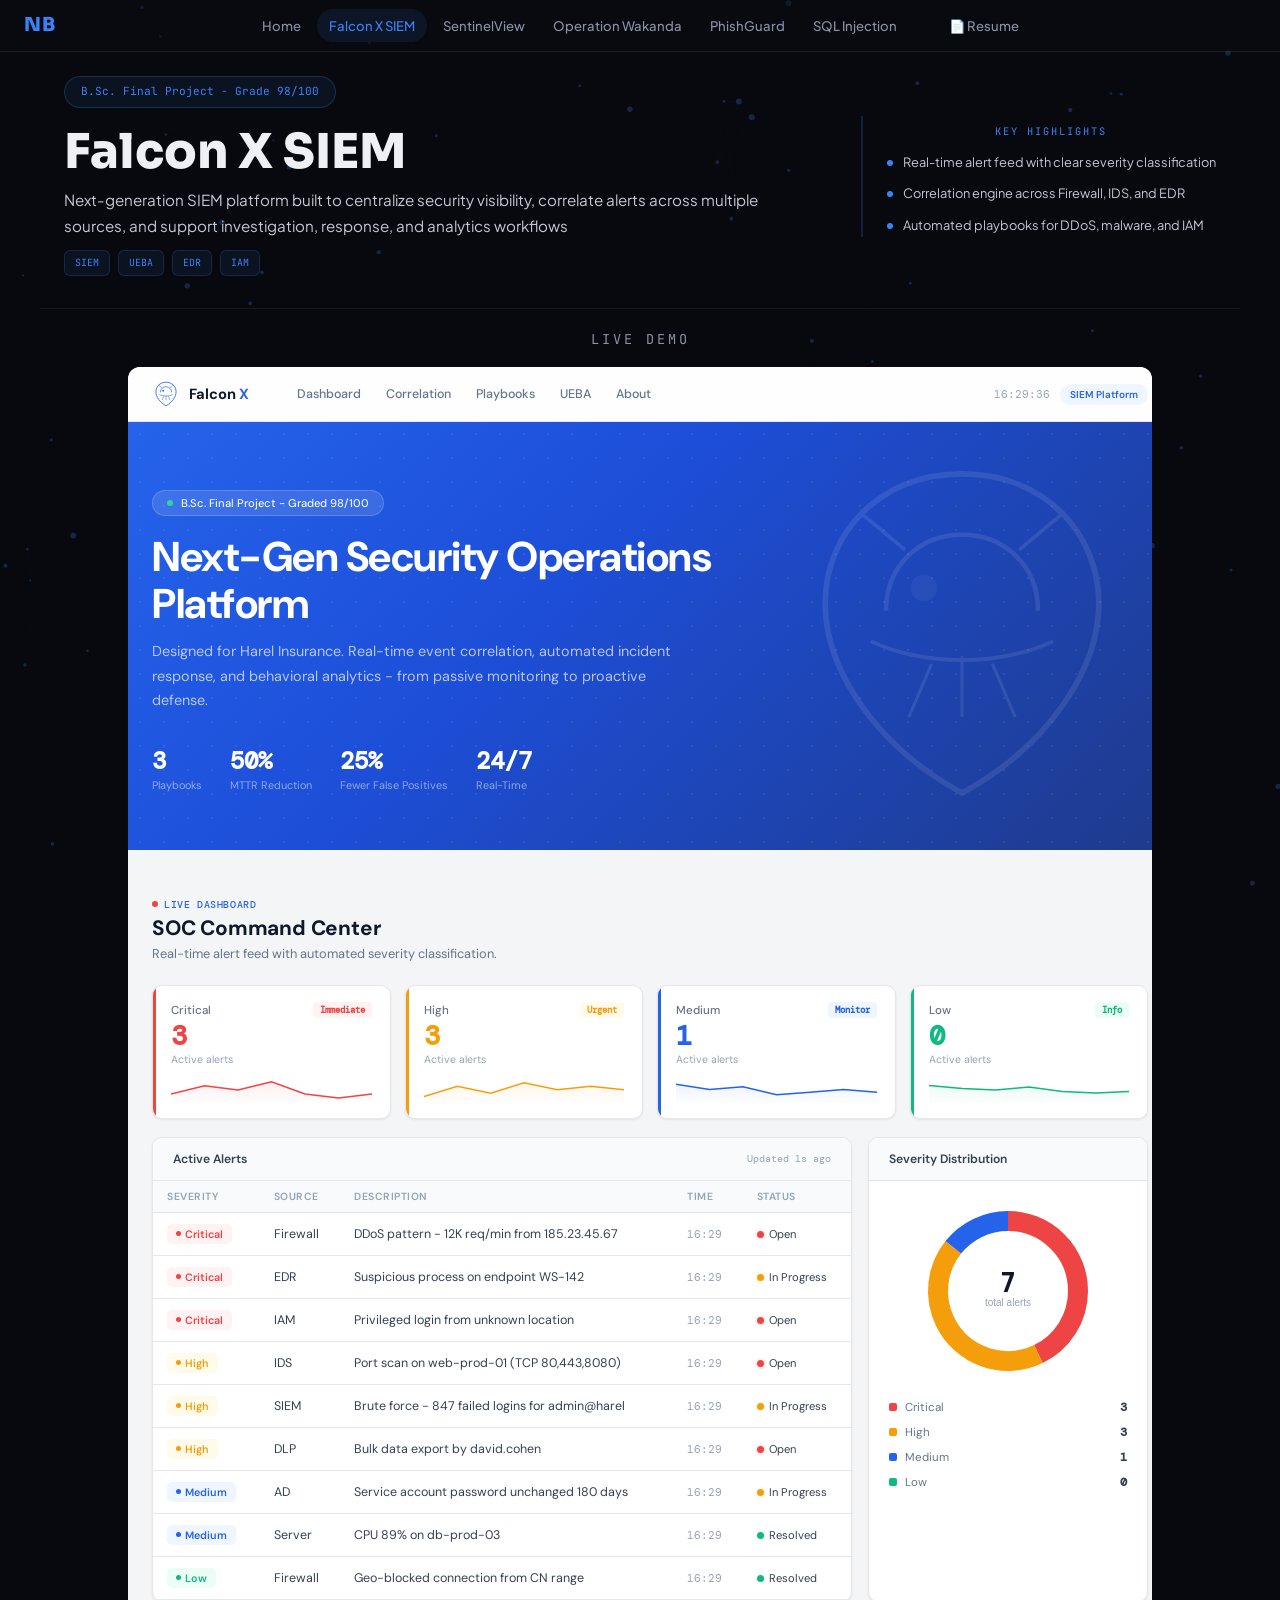
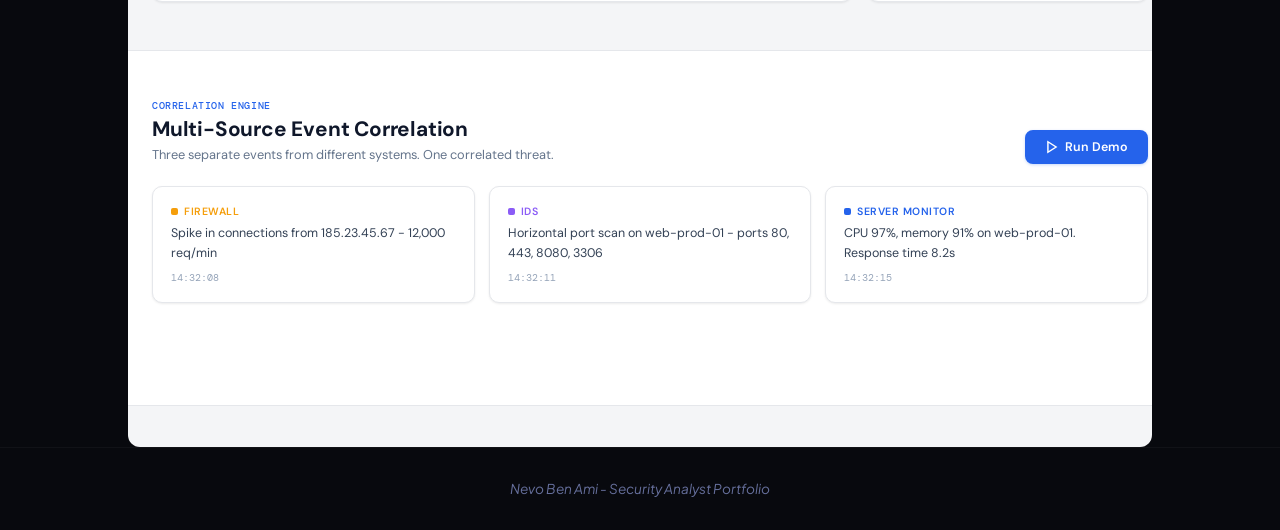
<file: portfolio/falcon-x.html>
<!DOCTYPE html>
<html lang="en">
<head>
  <meta charset="UTF-8">
  <link rel="icon" type="image/svg+xml" href="favicon.svg">
  <meta name="description" content="Falcon X SIEM - A real-time security information and event management dashboard by Nevo Ben Ami.">
  <meta property="og:title" content="Falcon X SIEM - Nevo Ben Ami">
  <meta property="og:description" content="Real-time SIEM dashboard with threat detection, log correlation, and alert management.">
  <meta property="og:image" content="nevo.png">
  <meta property="og:type" content="website">
  <meta name="viewport" content="width=device-width, initial-scale=1.0, maximum-scale=1.0">
  <title>Falcon X SIEM - Nevo Ben Ami</title>
  <link rel="stylesheet" href="style.css">
  <style>
    .proj-badge{background:rgba(59,130,246,0.08);border:1px solid rgba(59,130,246,0.25);color:#3b82f6}
    .proj-tag{background:rgba(59,130,246,0.08);border:1px solid rgba(59,130,246,0.2);color:#3b82f6}
    .proj-hl-border{border-left:2px solid rgba(59,130,246,0.2)}
    .proj-hl-title{color:#3b82f6}
    .proj-dot{background:#3b82f6}
  </style>
</head>
<body class="page-falcon">

<canvas id="particle-canvas"></canvas>
<div class="cursor-glow" id="cursorGlow"></div>

<!-- ======================== NAVBAR ======================== -->
<nav class="navbar">
  <a href="index.html" class="nav-logo">NB</a>
  <button class="hamburger" onclick="document.getElementById('navLinks').classList.toggle('open')">
    <span></span><span></span><span></span>
  </button>
  <div class="nav-links" id="navLinks">
    <a href="index.html" data-mobile="Home"><span class="nav-text">Home</span></a>
    <a href="falcon-x.html" class="active" data-mobile="Falcon X SIEM"><span class="nav-text">Falcon X SIEM</span></a>
    <a href="sentinelview.html" data-mobile="SentinelView"><span class="nav-text">SentinelView</span></a>
    <a href="operation-wakanda.html" data-mobile="Operation Wakanda"><span class="nav-text">Operation Wakanda</span></a>
    <a href="phishguard.html" data-mobile="PhishGuard"><span class="nav-text">PhishGuard</span></a>
    <a href="sql-injection.html" data-mobile="SQL Injection"><span class="nav-text">SQL Injection</span></a>
    <a href="resume.html" data-mobile="&#128196; Resume"><span class="nav-text">&#128196; Resume</span></a>
  </div>
  <div class="nav-spacer"></div>
</nav>

<div class="page-wrapper">

  <section class="proj-hero-section">
    <div class="container">
      <div class="proj-grid">
        <div class="proj-left">
          <span class="proj-badge">B.Sc. Final Project - Grade 98/100</span>
          <h1 class="project-title">Falcon X SIEM</h1>
          <p class="proj-desc">Next-generation SIEM platform built to centralize security visibility, correlate alerts across multiple sources, and support investigation, response, and analytics workflows</p>
          <div class="proj-tags">
            <span class="proj-tag">SIEM</span>
            <span class="proj-tag">UEBA</span>
            <span class="proj-tag">EDR</span>
            <span class="proj-tag">IAM</span>
          </div>
        </div>
        <div class="proj-right">
          <div class="proj-hl-border">
            <span class="proj-hl-title">KEY HIGHLIGHTS</span>
            <ul class="proj-hl-list">
              <li><span class="proj-dot"></span>Real-time alert feed with clear severity classification</li>
              <li><span class="proj-dot"></span>Correlation engine across Firewall, IDS, and EDR</li>
              <li><span class="proj-dot"></span>Automated playbooks for DDoS, malware, and IAM</li>
            </ul>
          </div>
        </div>
      </div>
    </div>
  </section>

  <div class="demo-section fade-in">
    <hr class="demo-divider">
    <p class="demo-label">Live Demo</p>
    <div class="demo-wrapper">
      <iframe class="demo-frame" src="../Falcon X SIEM/index.html" title="Falcon X SIEM Demo" loading="lazy"></iframe>
    </div>
  </div>

  <footer class="footer">
    <p>Nevo Ben Ami - Security Analyst Portfolio</p>
  </footer>

</div>

<script>
/* Particle Network */
(function(){var c=document.getElementById('particle-canvas'),x=c.getContext('2d'),p=[];function r(){c.width=window.innerWidth;c.height=window.innerHeight}r();window.addEventListener('resize',r);function P(){this.x=Math.random()*c.width;this.y=Math.random()*c.height;this.vx=(Math.random()-0.5)*0.5;this.vy=(Math.random()-0.5)*0.5;this.radius=Math.random()*2+1}P.prototype.update=function(){this.x+=this.vx;this.y+=this.vy;if(this.x<0||this.x>c.width)this.vx*=-1;if(this.y<0||this.y>c.height)this.vy*=-1};P.prototype.draw=function(){x.beginPath();x.arc(this.x,this.y,this.radius,0,Math.PI*2);x.fillStyle='rgba(59,130,246,0.5)';x.fill()};for(var i=0;i<80;i++)p.push(new P());function a(){x.clearRect(0,0,c.width,c.height);p.forEach(function(q){q.update();q.draw()});for(var i=0;i<p.length;i++)for(var j=i+1;j<p.length;j++){var dx=p[i].x-p[j].x,dy=p[i].y-p[j].y,d=Math.sqrt(dx*dx+dy*dy);if(d<150){x.beginPath();x.moveTo(p[i].x,p[i].y);x.lineTo(p[j].x,p[j].y);x.strokeStyle='rgba(59,130,246,'+(1-d/150)*0.15+')';x.lineWidth=0.5;x.stroke()}}requestAnimationFrame(a)}a()})();
/* Cursor Glow */
document.addEventListener('mousemove',function(e){var g=document.getElementById('cursorGlow');g.style.left=e.clientX+'px';g.style.top=e.clientY+'px'});
/* Scroll Fade */
(function() {
  var isMobile = window.innerWidth <= 768 || document.documentElement.clientWidth <= 768;

  var targets = document.querySelectorAll('.demo-section');
  if (isMobile) {
    targets = document.querySelectorAll('.proj-right, .demo-section');
  }

  // Apply initial hidden state immediately before observer starts
  targets.forEach(function(el) {
    el.style.opacity = '0';
    el.style.transform = 'translateY(30px)';
    el.style.transition = 'opacity 0.7s ease, transform 0.7s ease';
  });

  var observer = new IntersectionObserver(function(entries) {
    entries.forEach(function(entry) {
      if (entry.isIntersecting) {
        entry.target.style.opacity = '1';
        entry.target.style.transform = 'translateY(0)';
        observer.unobserve(entry.target);
      }
    });
  }, { threshold: 0 });

  targets.forEach(function(el) {
    observer.observe(el);
  });
})();
(function() {
  var tooltipText = 'Navigate the tabs to investigate threats and trigger playbooks';
  var label = document.querySelector('.demo-label');
  if (!label) return;
  var tooltip = document.createElement('div');
  tooltip.className = 'demo-tooltip';
  tooltip.innerHTML = '<span class="demo-tooltip-label">How to Use</span><span class="demo-tooltip-text">' + tooltipText + '</span>';
  document.body.appendChild(tooltip);
  function positionTooltip() {
    var rect = label.getBoundingClientRect();
    tooltip.style.left = (rect.left + rect.width / 2 - 110) + 'px';
    tooltip.style.top = (rect.top - tooltip.offsetHeight - 12) + 'px';
  }
  function showTooltip() {
    positionTooltip();
    tooltip.classList.add('visible');
  }
  function hideTooltip() {
    tooltip.classList.remove('visible');
  }
  var isMobile = window.innerWidth <= 768 || document.documentElement.clientWidth <= 768;
  if (isMobile) {
    var timer;
    label.addEventListener('click', function() {
      if (tooltip.classList.contains('visible')) {
        hideTooltip();
        clearTimeout(timer);
      } else {
        showTooltip();
        timer = setTimeout(hideTooltip, 2000);
      }
    });
  } else {
    label.addEventListener('mouseenter', showTooltip);
    label.addEventListener('mouseleave', hideTooltip);
    window.addEventListener('scroll', positionTooltip, true);
    window.addEventListener('resize', positionTooltip);
  }
})();
</script>

<script>
document.querySelectorAll('.nav-links a').forEach(function(link) {
  link.addEventListener('click', function(e) {
    var href = this.getAttribute('href');
    if (href && !href.startsWith('#') && !href.startsWith('mailto')) {
      e.preventDefault();
      document.body.style.transition = 'opacity 0.3s ease';
      document.body.style.opacity = '0';
      setTimeout(function() { window.location.href = href; }, 300);
    }
  });
});
</script>

<script>
window.addEventListener('load', function() {
  requestAnimationFrame(function() {
    requestAnimationFrame(function() {
      var active = document.querySelector('.nav-links a.active');
      var navLinks = document.getElementById('navLinks');
      if (active && navLinks) {
        var activeRect = active.getBoundingClientRect();
        var navRect = navLinks.getBoundingClientRect();
        var offset = activeRect.left - navRect.left - (navRect.width / 2) + (activeRect.width / 2);
        navLinks.scrollLeft = Math.max(0, navLinks.scrollLeft + offset);
      }
    });
  });
});
</script>

<script>
(function() {
  var navbar = document.querySelector('.navbar');
  var lastScrollY = window.scrollY;
  var ticking = false;

  window.addEventListener('scroll', function() {
    if (!ticking) {
      window.requestAnimationFrame(function() {
        var currentScrollY = window.scrollY;
        if (currentScrollY <= 10) {
          navbar.style.transform = 'translateY(0)';
        } else if (currentScrollY < lastScrollY) {
          navbar.style.transform = 'translateY(0)';
        } else {
          navbar.style.transform = 'translateY(-100%)';
        }
        lastScrollY = currentScrollY;
        ticking = false;
      });
      ticking = true;
    }
  });
})();
</script>

</body>
</html>
</file>
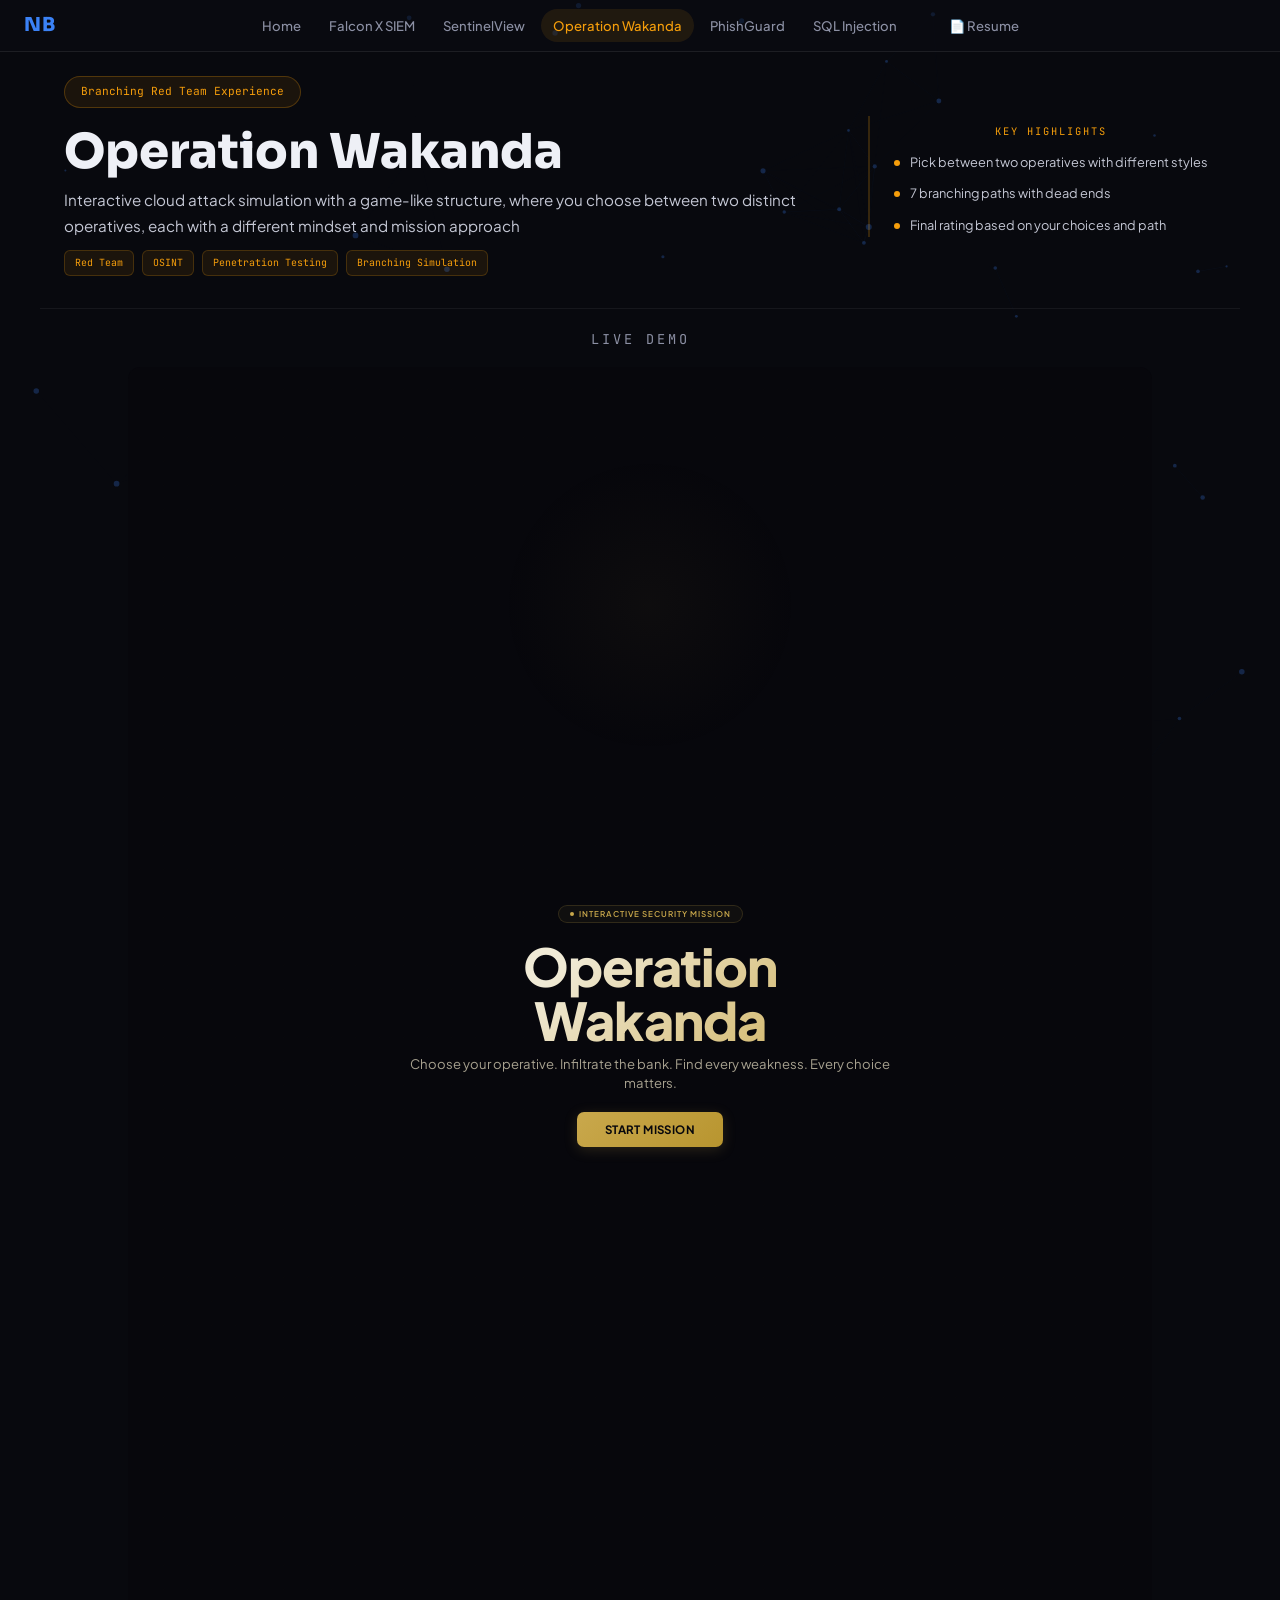
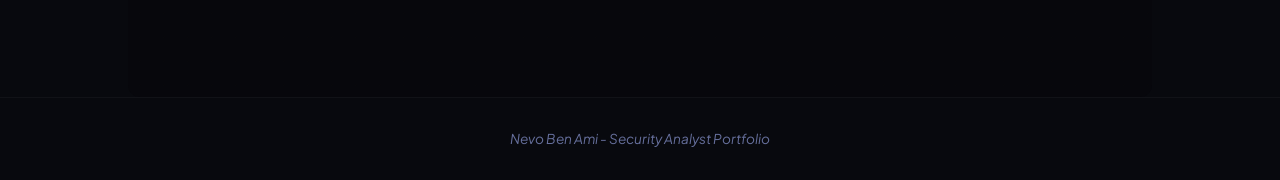
<file: portfolio/operation-wakanda.html>
<!DOCTYPE html>
<html lang="en">
<head>
  <meta charset="UTF-8">
  <link rel="icon" type="image/svg+xml" href="favicon.svg">
  <meta name="description" content="Operation Wakanda - Cybersecurity investigation project by Nevo Ben Ami. Threat hunting and incident response simulation.">
  <meta property="og:title" content="Operation Wakanda - Nevo Ben Ami">
  <meta property="og:description" content="Cybersecurity investigation project featuring threat hunting and incident response simulation.">
  <meta property="og:image" content="nevo.png">
  <meta property="og:type" content="website">
  <meta name="viewport" content="width=device-width, initial-scale=1.0, maximum-scale=1.0">
  <title>Operation Wakanda - Nevo Ben Ami</title>
  <link rel="stylesheet" href="style.css">
  <style>
    .proj-badge{background:rgba(245,158,11,0.08);border:1px solid rgba(245,158,11,0.25);color:#f59e0b}
    .proj-tag{background:rgba(245,158,11,0.08);border:1px solid rgba(245,158,11,0.2);color:#f59e0b}
    .proj-hl-border{border-left:2px solid rgba(245,158,11,0.2)}
    .proj-hl-title{color:#f59e0b}
    .proj-dot{background:#f59e0b}
  </style>
</head>
<body class="page-wakanda">

<canvas id="particle-canvas"></canvas>
<div class="cursor-glow" id="cursorGlow"></div>

<!-- ======================== NAVBAR ======================== -->
<nav class="navbar">
  <a href="index.html" class="nav-logo">NB</a>
  <button class="hamburger" onclick="document.getElementById('navLinks').classList.toggle('open')">
    <span></span><span></span><span></span>
  </button>
  <div class="nav-links" id="navLinks">
    <a href="index.html" data-mobile="Home"><span class="nav-text">Home</span></a>
    <a href="falcon-x.html" data-mobile="Falcon X SIEM"><span class="nav-text">Falcon X SIEM</span></a>
    <a href="sentinelview.html" data-mobile="SentinelView"><span class="nav-text">SentinelView</span></a>
    <a href="operation-wakanda.html" class="active" data-mobile="Operation Wakanda"><span class="nav-text">Operation Wakanda</span></a>
    <a href="phishguard.html" data-mobile="PhishGuard"><span class="nav-text">PhishGuard</span></a>
    <a href="sql-injection.html" data-mobile="SQL Injection"><span class="nav-text">SQL Injection</span></a>
    <a href="resume.html" data-mobile="&#128196; Resume"><span class="nav-text">&#128196; Resume</span></a>
  </div>
  <div class="nav-spacer"></div>
</nav>

<div class="page-wrapper">

  <section class="proj-hero-section">
    <div class="container">
      <div class="proj-grid">
        <div class="proj-left">
          <span class="proj-badge">Branching Red Team Experience</span>
          <h1 class="project-title">Operation Wakanda</h1>
          <p class="proj-desc">Interactive cloud attack simulation with a game-like structure,<span class="mob-br"><br></span> where you choose between two distinct operatives,<span class="mob-br"><br></span> each with a different mindset and mission approach</p>
          <div class="proj-tags">
            <span class="proj-tag">Red Team</span>
            <span class="proj-tag">OSINT</span>
            <span class="proj-tag">Penetration Testing</span>
            <span class="proj-tag">Branching Simulation</span>
          </div>
        </div>
        <div class="proj-right">
          <div class="proj-hl-border">
            <span class="proj-hl-title">KEY HIGHLIGHTS</span>
            <ul class="proj-hl-list">
              <li><span class="proj-dot"></span>Pick between two operatives with different styles</li>
              <li><span class="proj-dot"></span>7 branching paths with dead ends</li>
              <li><span class="proj-dot"></span>Final rating based on your choices and path</li>
            </ul>
          </div>
        </div>
      </div>
    </div>
  </section>

  <div class="demo-section fade-in">
    <hr class="demo-divider">
    <p class="demo-label">Live Demo</p>
    <div class="demo-wrapper demo-wrapper-wakanda">
      <iframe class="demo-frame" src="../Operation Wakanda/index.html" title="Operation Wakanda Demo" loading="lazy"></iframe>
    </div>
  </div>

  <footer class="footer">
    <p>Nevo Ben Ami - Security Analyst Portfolio</p>
  </footer>

</div>

<script>
/* Force scroll to top - prevent iframe from hijacking scroll position */
if(window.location.hash) window.location.hash='';
(function() {
  function forceTop() {
    window.scrollTo({ top: 0, left: 0, behavior: 'instant' });
    document.documentElement.scrollTop = 0;
    document.body.scrollTop = 0;
  }

  /* Run immediately */
  forceTop();

  /* Run on DOMContentLoaded */
  document.addEventListener('DOMContentLoaded', forceTop);

  /* Run on full page load */
  window.addEventListener('load', function() {
    forceTop();
    /* Extra safety passes after load */
    setTimeout(forceTop, 50);
    setTimeout(forceTop, 150);
    setTimeout(forceTop, 400);
    setTimeout(forceTop, 800);
  });

  /* Run every time the iframe src loads */
  document.addEventListener('DOMContentLoaded', function() {
    var iframe = document.querySelector('.demo-frame');
    if (iframe) {
      iframe.addEventListener('load', function() {
        forceTop();
        setTimeout(forceTop, 50);
        setTimeout(forceTop, 200);
      });
    }
  });

  /* Override any programmatic scroll attempts */
  var scrollLock = true;
  window.addEventListener('load', function() {
    setTimeout(function() { scrollLock = false; }, 1000);
  });
  window.addEventListener('scroll', function() {
    if (scrollLock) {
      window.scrollTo({ top: 0, left: 0, behavior: 'instant' });
    }
  }, { passive: false });
})();
(function(){var c=document.getElementById('particle-canvas'),x=c.getContext('2d'),p=[];function r(){c.width=window.innerWidth;c.height=window.innerHeight}r();window.addEventListener('resize',r);function P(){this.x=Math.random()*c.width;this.y=Math.random()*c.height;this.vx=(Math.random()-0.5)*0.5;this.vy=(Math.random()-0.5)*0.5;this.radius=Math.random()*2+1}P.prototype.update=function(){this.x+=this.vx;this.y+=this.vy;if(this.x<0||this.x>c.width)this.vx*=-1;if(this.y<0||this.y>c.height)this.vy*=-1};P.prototype.draw=function(){x.beginPath();x.arc(this.x,this.y,this.radius,0,Math.PI*2);x.fillStyle='rgba(59,130,246,0.5)';x.fill()};for(var i=0;i<80;i++)p.push(new P());function a(){x.clearRect(0,0,c.width,c.height);p.forEach(function(q){q.update();q.draw()});for(var i=0;i<p.length;i++)for(var j=i+1;j<p.length;j++){var dx=p[i].x-p[j].x,dy=p[i].y-p[j].y,d=Math.sqrt(dx*dx+dy*dy);if(d<150){x.beginPath();x.moveTo(p[i].x,p[i].y);x.lineTo(p[j].x,p[j].y);x.strokeStyle='rgba(59,130,246,'+(1-d/150)*0.15+')';x.lineWidth=0.5;x.stroke()}}requestAnimationFrame(a)}a()})();
document.addEventListener('mousemove',function(e){var g=document.getElementById('cursorGlow');g.style.left=e.clientX+'px';g.style.top=e.clientY+'px'});
(function() {
  var isMobile = window.innerWidth <= 768 || document.documentElement.clientWidth <= 768;

  var targets = document.querySelectorAll('.demo-section');
  if (isMobile) {
    targets = document.querySelectorAll('.proj-right, .demo-section');
  }

  // Apply initial hidden state immediately before observer starts
  targets.forEach(function(el) {
    el.style.opacity = '0';
    el.style.transform = 'translateY(30px)';
    el.style.transition = 'opacity 0.7s ease, transform 0.7s ease';
  });

  var observer = new IntersectionObserver(function(entries) {
    entries.forEach(function(entry) {
      if (entry.isIntersecting) {
        entry.target.style.opacity = '1';
        entry.target.style.transform = 'translateY(0)';
        observer.unobserve(entry.target);
      }
    });
  }, { threshold: 0 });

  targets.forEach(function(el) {
    observer.observe(el);
  });
})();
(function() {
  var tooltipText = 'Read each scenario carefully - your decisions branch the mission path';
  var label = document.querySelector('.demo-label');
  if (!label) return;
  var tooltip = document.createElement('div');
  tooltip.className = 'demo-tooltip';
  tooltip.innerHTML = '<span class="demo-tooltip-label">How to Use</span><span class="demo-tooltip-text">' + tooltipText + '</span>';
  document.body.appendChild(tooltip);
  function positionTooltip() {
    var rect = label.getBoundingClientRect();
    tooltip.style.left = (rect.left + rect.width / 2 - 110) + 'px';
    tooltip.style.top = (rect.top - tooltip.offsetHeight - 12) + 'px';
  }
  function showTooltip() {
    positionTooltip();
    tooltip.classList.add('visible');
  }
  function hideTooltip() {
    tooltip.classList.remove('visible');
  }
  var isMobile = window.innerWidth <= 768 || document.documentElement.clientWidth <= 768;
  if (isMobile) {
    var timer;
    label.addEventListener('click', function() {
      if (tooltip.classList.contains('visible')) {
        hideTooltip();
        clearTimeout(timer);
      } else {
        showTooltip();
        timer = setTimeout(hideTooltip, 2000);
      }
    });
  } else {
    label.addEventListener('mouseenter', showTooltip);
    label.addEventListener('mouseleave', hideTooltip);
    window.addEventListener('scroll', positionTooltip, true);
    window.addEventListener('resize', positionTooltip);
  }
})();
</script>

<script>
document.querySelectorAll('.nav-links a').forEach(function(link) {
  link.addEventListener('click', function(e) {
    var href = this.getAttribute('href');
    if (href && !href.startsWith('#') && !href.startsWith('mailto')) {
      e.preventDefault();
      document.body.style.transition = 'opacity 0.3s ease';
      document.body.style.opacity = '0';
      setTimeout(function() { window.location.href = href; }, 300);
    }
  });
});
</script>

<script>
window.addEventListener('load', function() {
  requestAnimationFrame(function() {
    requestAnimationFrame(function() {
      var active = document.querySelector('.nav-links a.active');
      var navLinks = document.getElementById('navLinks');
      if (active && navLinks) {
        var activeRect = active.getBoundingClientRect();
        var navRect = navLinks.getBoundingClientRect();
        var offset = activeRect.left - navRect.left - (navRect.width / 2) + (activeRect.width / 2);
        navLinks.scrollLeft += offset;
      }
    });
  });
});
</script>

<script>
(function() {
  var navbar = document.querySelector('.navbar');
  var lastScrollY = window.scrollY;
  var ticking = false;

  window.addEventListener('scroll', function() {
    if (!ticking) {
      window.requestAnimationFrame(function() {
        var currentScrollY = window.scrollY;
        if (currentScrollY <= 10) {
          navbar.style.transform = 'translateY(0)';
        } else if (currentScrollY < lastScrollY) {
          navbar.style.transform = 'translateY(0)';
        } else {
          navbar.style.transform = 'translateY(-100%)';
        }
        lastScrollY = currentScrollY;
        ticking = false;
      });
      ticking = true;
    }
  });
})();
</script>

</body>
</html>
</file>
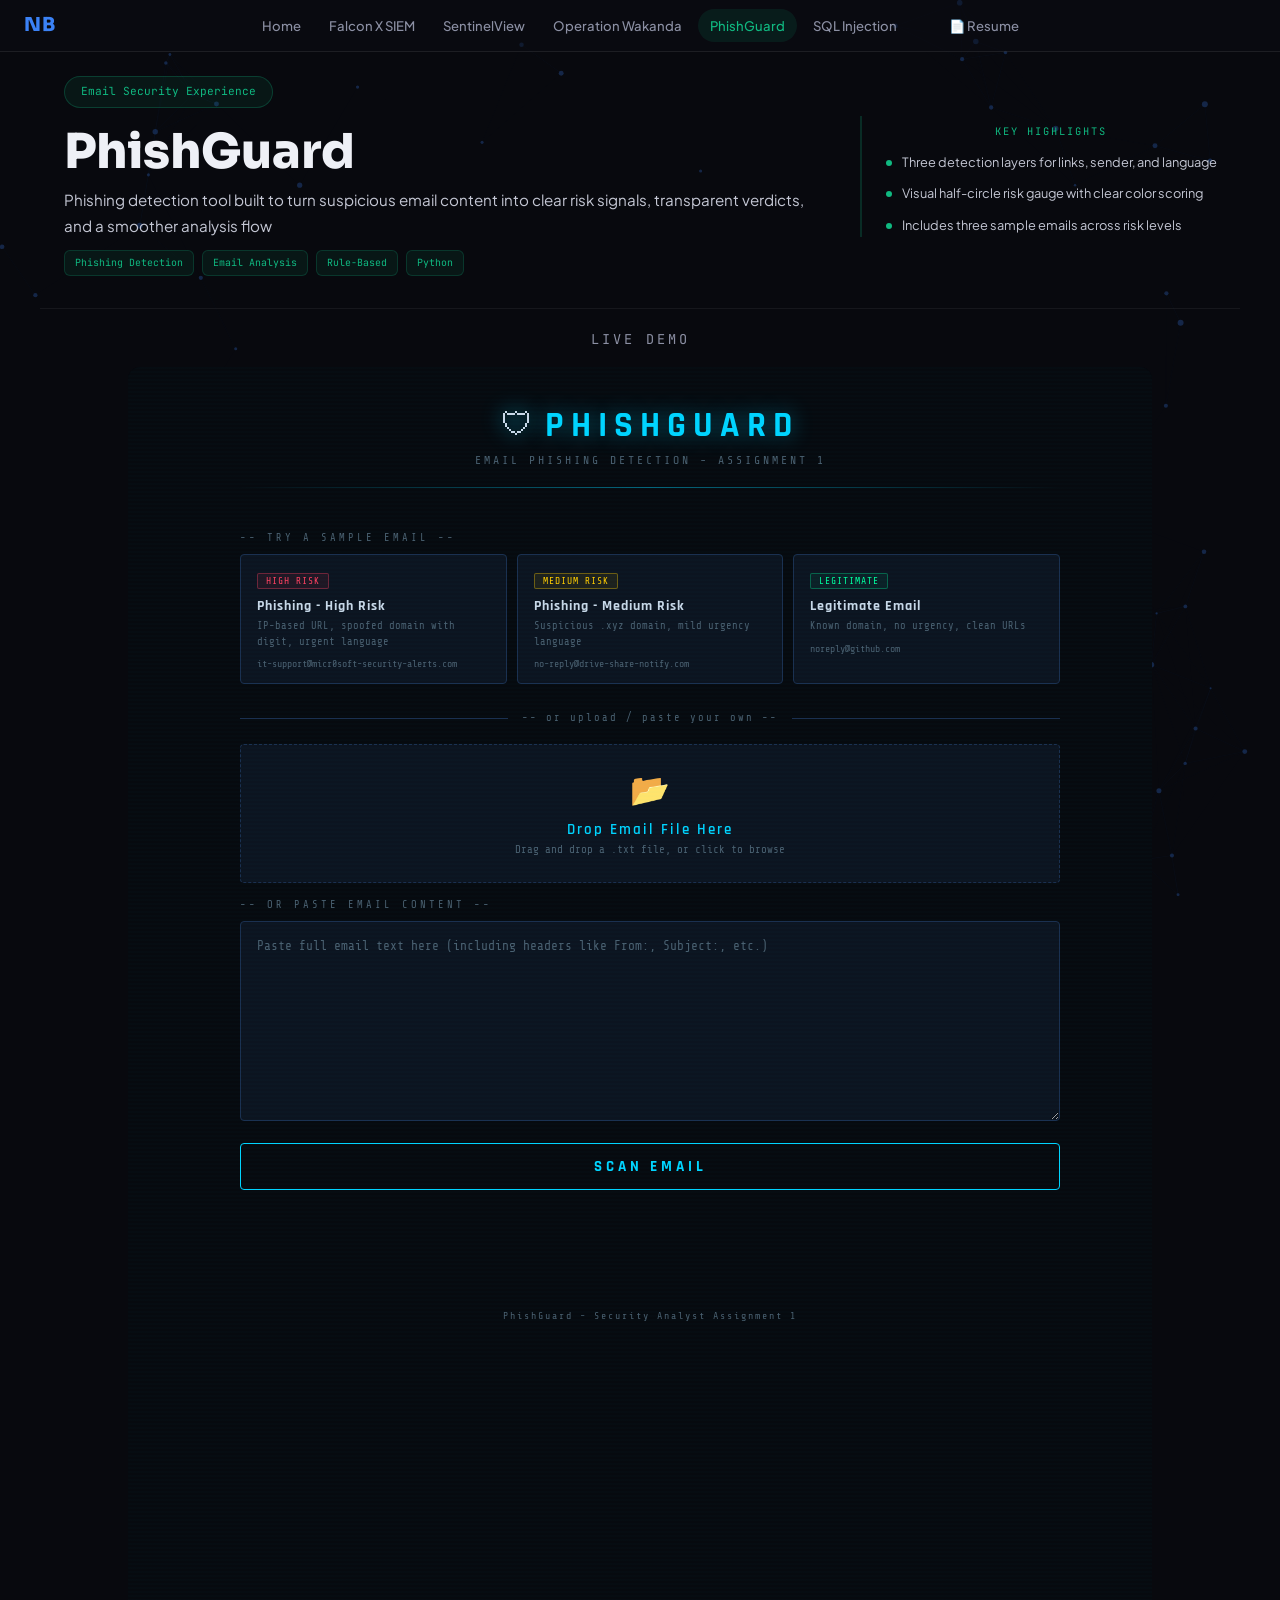
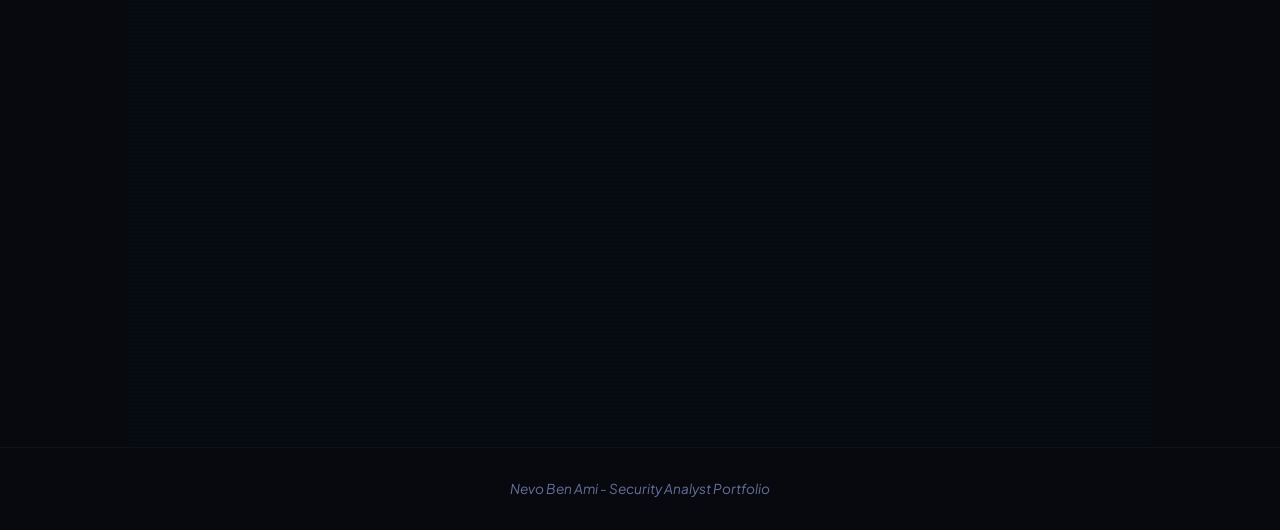
<file: portfolio/phishguard.html>
<!DOCTYPE html>
<html lang="en">
<head>
  <meta charset="UTF-8">
  <link rel="icon" type="image/svg+xml" href="favicon.svg">
  <meta name="description" content="PhishGuard - Email Phishing Detector by Nevo Ben Ami. ML-powered phishing detection tool.">
  <meta property="og:title" content="PhishGuard - Nevo Ben Ami">
  <meta property="og:description" content="Rule-based email phishing detection tool with real-time risk scoring and analysis.">
  <meta property="og:image" content="nevo.png">
  <meta property="og:type" content="website">
  <meta name="viewport" content="width=device-width, initial-scale=1.0, maximum-scale=1.0">
  <title>PhishGuard - Nevo Ben Ami</title>
  <link rel="stylesheet" href="style.css">
  <style>
    .proj-badge{background:rgba(16,185,129,0.08);border:1px solid rgba(16,185,129,0.25);color:#10b981}
    .proj-tag{background:rgba(16,185,129,0.08);border:1px solid rgba(16,185,129,0.2);color:#10b981}
    .proj-hl-border{border-left:2px solid rgba(16,185,129,0.2)}
    .proj-hl-title{color:#10b981}
    .proj-dot{background:#10b981}
  </style>
</head>
<body class="page-phishguard">

<canvas id="particle-canvas"></canvas>
<div class="cursor-glow" id="cursorGlow"></div>

<!-- ======================== NAVBAR ======================== -->
<nav class="navbar">
  <a href="index.html" class="nav-logo">NB</a>
  <button class="hamburger" onclick="document.getElementById('navLinks').classList.toggle('open')">
    <span></span><span></span><span></span>
  </button>
  <div class="nav-links" id="navLinks">
    <a href="index.html" data-mobile="Home"><span class="nav-text">Home</span></a>
    <a href="falcon-x.html" data-mobile="Falcon X SIEM"><span class="nav-text">Falcon X SIEM</span></a>
    <a href="sentinelview.html" data-mobile="SentinelView"><span class="nav-text">SentinelView</span></a>
    <a href="operation-wakanda.html" data-mobile="Operation Wakanda"><span class="nav-text">Operation Wakanda</span></a>
    <a href="phishguard.html" class="active" data-mobile="PhishGuard"><span class="nav-text">PhishGuard</span></a>
    <a href="sql-injection.html" data-mobile="SQL Injection"><span class="nav-text">SQL Injection</span></a>
    <a href="resume.html" data-mobile="&#128196; Resume"><span class="nav-text">&#128196; Resume</span></a>
  </div>
  <div class="nav-spacer"></div>
</nav>

<div class="page-wrapper">

  <section class="proj-hero-section">
    <div class="container">
      <div class="proj-grid">
        <div class="proj-left">
          <span class="proj-badge">Email Security Experience</span>
          <h1 class="project-title">PhishGuard</h1>
          <p class="proj-desc">Phishing detection tool built to turn suspicious email content into clear risk signals, transparent verdicts, and a smoother analysis flow</p>
          <div class="proj-tags" id="phishguard-tags">
            <span class="proj-tag">Phishing Detection</span>
            <span class="proj-tag">Email Analysis</span>
            <span class="proj-tag">Rule-Based</span>
            <span class="proj-tag">Python</span>
          </div>
        </div>
        <div class="proj-right">
          <div class="proj-hl-border">
            <span class="proj-hl-title">KEY HIGHLIGHTS</span>
            <ul class="proj-hl-list">
              <li><span class="proj-dot"></span>Three detection layers for links, sender, and language</li>
              <li><span class="proj-dot"></span>Visual half-circle risk gauge with clear color scoring</li>
              <li><span class="proj-dot"></span>Includes three sample emails across risk levels</li>
            </ul>
          </div>
        </div>
      </div>
    </div>
  </section>

  <div class="demo-section fade-in">
    <hr class="demo-divider">
    <p class="demo-label">Live Demo</p>
    <div class="demo-wrapper">
      <iframe class="demo-frame" src="../PhishGuard - Email Phishing Detector/index.html" title="PhishGuard Demo" loading="lazy"></iframe>
    </div>
  </div>

  <footer class="footer">
    <p>Nevo Ben Ami - Security Analyst Portfolio</p>
  </footer>

</div>

<script>
(function(){var c=document.getElementById('particle-canvas'),x=c.getContext('2d'),p=[];function r(){c.width=window.innerWidth;c.height=window.innerHeight}r();window.addEventListener('resize',r);function P(){this.x=Math.random()*c.width;this.y=Math.random()*c.height;this.vx=(Math.random()-0.5)*0.5;this.vy=(Math.random()-0.5)*0.5;this.radius=Math.random()*2+1}P.prototype.update=function(){this.x+=this.vx;this.y+=this.vy;if(this.x<0||this.x>c.width)this.vx*=-1;if(this.y<0||this.y>c.height)this.vy*=-1};P.prototype.draw=function(){x.beginPath();x.arc(this.x,this.y,this.radius,0,Math.PI*2);x.fillStyle='rgba(59,130,246,0.5)';x.fill()};for(var i=0;i<80;i++)p.push(new P());function a(){x.clearRect(0,0,c.width,c.height);p.forEach(function(q){q.update();q.draw()});for(var i=0;i<p.length;i++)for(var j=i+1;j<p.length;j++){var dx=p[i].x-p[j].x,dy=p[i].y-p[j].y,d=Math.sqrt(dx*dx+dy*dy);if(d<150){x.beginPath();x.moveTo(p[i].x,p[i].y);x.lineTo(p[j].x,p[j].y);x.strokeStyle='rgba(59,130,246,'+(1-d/150)*0.15+')';x.lineWidth=0.5;x.stroke()}}requestAnimationFrame(a)}a()})();
document.addEventListener('mousemove',function(e){var g=document.getElementById('cursorGlow');g.style.left=e.clientX+'px';g.style.top=e.clientY+'px'});
(function() {
  var isMobile = window.innerWidth <= 768 || document.documentElement.clientWidth <= 768;

  var targets = document.querySelectorAll('.demo-section');
  if (isMobile) {
    targets = document.querySelectorAll('.proj-right, .demo-section');
  }

  // Apply initial hidden state immediately before observer starts
  targets.forEach(function(el) {
    el.style.opacity = '0';
    el.style.transform = 'translateY(30px)';
    el.style.transition = 'opacity 0.7s ease, transform 0.7s ease';
  });

  var observer = new IntersectionObserver(function(entries) {
    entries.forEach(function(entry) {
      if (entry.isIntersecting) {
        entry.target.style.opacity = '1';
        entry.target.style.transform = 'translateY(0)';
        observer.unobserve(entry.target);
      }
    });
  }, { threshold: 0 });

  targets.forEach(function(el) {
    observer.observe(el);
  });
})();
(function() {
  var tooltipText = 'Paste email text into the input field and click Analyze to get a risk score';
  var label = document.querySelector('.demo-label');
  if (!label) return;
  var tooltip = document.createElement('div');
  tooltip.className = 'demo-tooltip';
  tooltip.innerHTML = '<span class="demo-tooltip-label">How to Use</span><span class="demo-tooltip-text">' + tooltipText + '</span>';
  document.body.appendChild(tooltip);
  function positionTooltip() {
    var rect = label.getBoundingClientRect();
    tooltip.style.left = (rect.left + rect.width / 2 - 110) + 'px';
    tooltip.style.top = (rect.top - tooltip.offsetHeight - 12) + 'px';
  }
  function showTooltip() {
    positionTooltip();
    tooltip.classList.add('visible');
  }
  function hideTooltip() {
    tooltip.classList.remove('visible');
  }
  var isMobile = window.innerWidth <= 768 || document.documentElement.clientWidth <= 768;
  if (isMobile) {
    var timer;
    label.addEventListener('click', function() {
      if (tooltip.classList.contains('visible')) {
        hideTooltip();
        clearTimeout(timer);
      } else {
        showTooltip();
        timer = setTimeout(hideTooltip, 2000);
      }
    });
  } else {
    label.addEventListener('mouseenter', showTooltip);
    label.addEventListener('mouseleave', hideTooltip);
    window.addEventListener('scroll', positionTooltip, true);
    window.addEventListener('resize', positionTooltip);
  }
})();
</script>

<script>
document.querySelectorAll('.nav-links a').forEach(function(link) {
  link.addEventListener('click', function(e) {
    var href = this.getAttribute('href');
    if (href && !href.startsWith('#') && !href.startsWith('mailto')) {
      e.preventDefault();
      document.body.style.transition = 'opacity 0.3s ease';
      document.body.style.opacity = '0';
      setTimeout(function() { window.location.href = href; }, 300);
    }
  });
});
</script>

<script>
window.addEventListener('load', function() {
  requestAnimationFrame(function() {
    requestAnimationFrame(function() {
      var active = document.querySelector('.nav-links a.active');
      var navLinks = document.getElementById('navLinks');
      if (active && navLinks) {
        var activeRect = active.getBoundingClientRect();
        var navRect = navLinks.getBoundingClientRect();
        var offset = activeRect.left - navRect.left - (navRect.width / 2) + (activeRect.width / 2);
        navLinks.scrollLeft = Math.max(0, navLinks.scrollLeft + offset);
      }
    });
  });
});
</script>

<script>
(function() {
  var navbar = document.querySelector('.navbar');
  var lastScrollY = window.scrollY;
  var ticking = false;

  window.addEventListener('scroll', function() {
    if (!ticking) {
      window.requestAnimationFrame(function() {
        var currentScrollY = window.scrollY;
        if (currentScrollY <= 10) {
          navbar.style.transform = 'translateY(0)';
        } else if (currentScrollY < lastScrollY) {
          navbar.style.transform = 'translateY(0)';
        } else {
          navbar.style.transform = 'translateY(-100%)';
        }
        lastScrollY = currentScrollY;
        ticking = false;
      });
      ticking = true;
    }
  });
})();
</script>

</body>
</html>
</file>
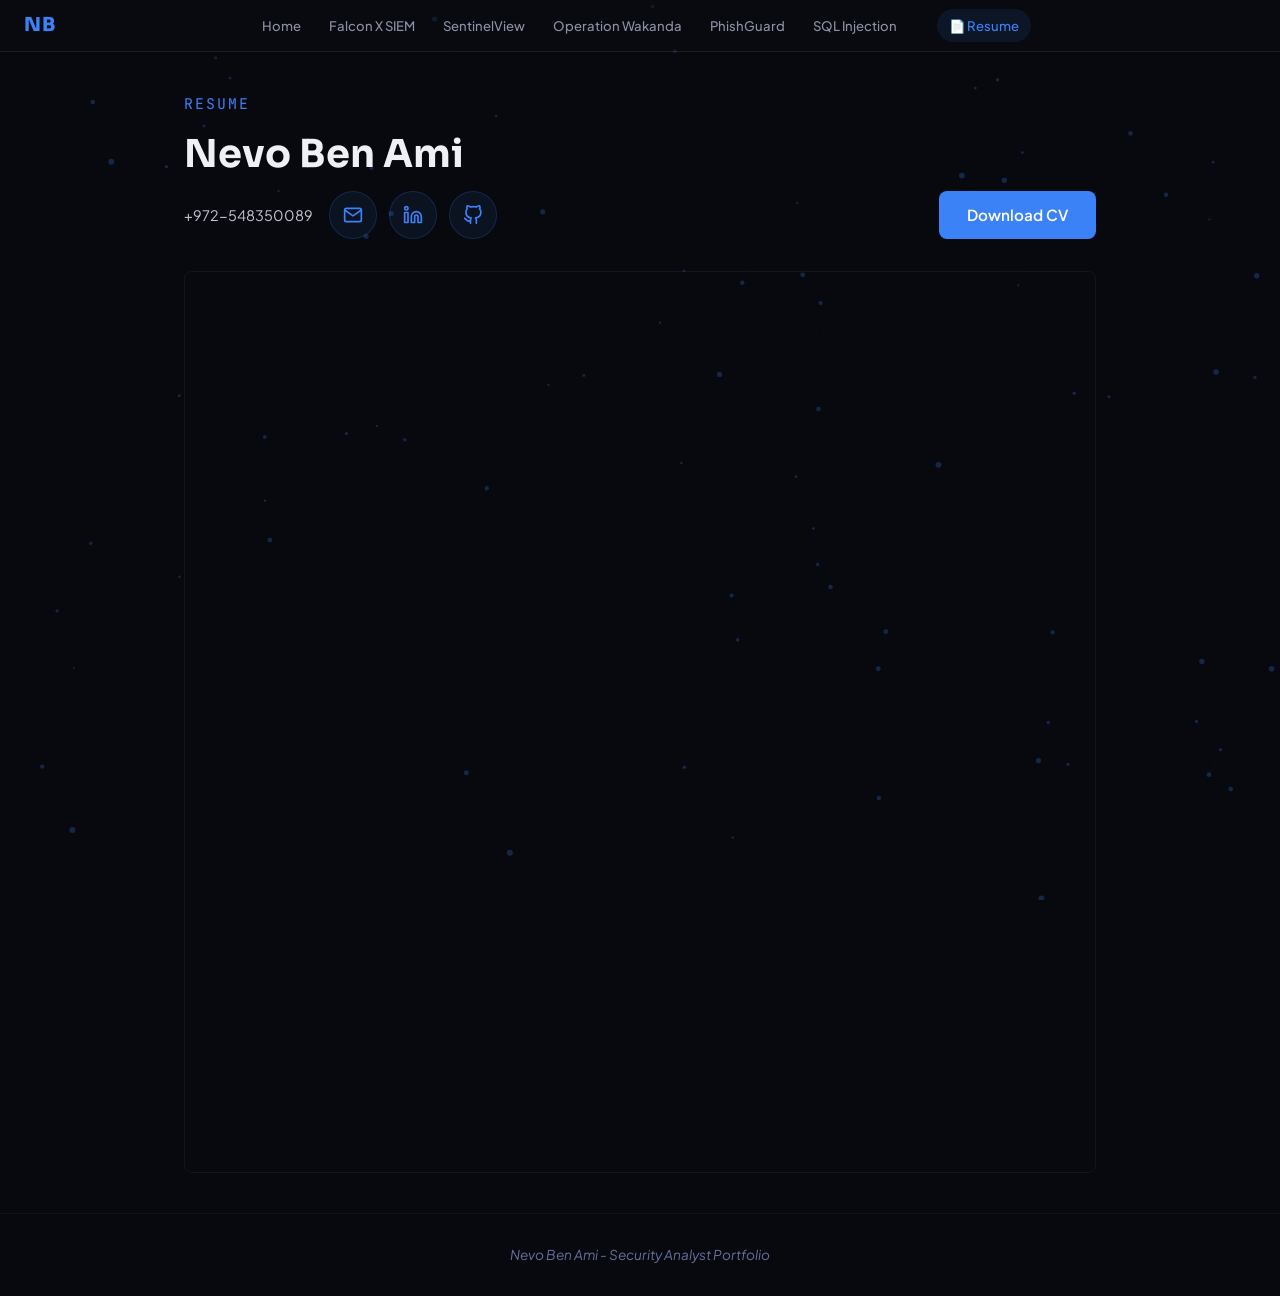
<file: portfolio/resume.html>
<!DOCTYPE html>
<html lang="en">
<head>
  <meta charset="UTF-8">
  <link rel="icon" type="image/svg+xml" href="favicon.svg">
  <meta name="description" content="Resume of Nevo Ben Ami - Security Analyst and Team Lead at Harel Insurance.">
  <meta property="og:title" content="Resume - Nevo Ben Ami">
  <meta property="og:description" content="Security Analyst with 3+ years experience in SIEM, threat detection, and cybersecurity operations.">
  <meta property="og:image" content="nevo.png">
  <meta property="og:type" content="website">
  <meta name="viewport" content="width=device-width, initial-scale=1.0, maximum-scale=1.0">
  <title>Resume - Nevo Ben Ami</title>
  <link rel="stylesheet" href="style.css">
  <style>
    .resume-section {
      max-width: 960px;
      margin: 40px auto;
      padding: 0 24px;
      box-sizing: border-box;
    }
    .resume-header {
      display: flex;
      justify-content: space-between;
      align-items: flex-end;
      margin-bottom: 32px;
      flex-wrap: wrap;
    }
    .resume-title {
      font-family: 'Sora', sans-serif;
      font-size: 2.4rem;
      font-weight: 700;
      color: var(--tx);
      margin: 8px 0 4px;
    }
    .resume-subtitle {
      font-size: 1rem;
      color: var(--t2);
    }
    .resume-contact {
      font-size: 0.9rem;
      color: var(--t2);
      margin-top: 6px;
      display: flex;
      align-items: center;
      gap: 16px;
      flex-wrap: wrap;
    }
    .resume-contact-icons {
      display: flex;
      gap: 12px;
    }
    .resume-contact-icons a {
      width: 48px;
      height: 48px;
      display: flex;
      align-items: center;
      justify-content: center;
      border-radius: 50%;
      border: 1px solid rgba(59,130,246,0.2);
      background: rgba(59,130,246,0.08);
      color: var(--bl);
      transition: all 0.25s ease;
      text-decoration: none;
    }
    .resume-contact-icons a:hover {
      background: rgba(59,130,246,0.15);
      border-color: rgba(59,130,246,0.4);
      color: var(--bl);
      transform: translateY(-2px);
    }
    .resume-contact-icons a:active {
      transform: scale(0.95);
      transition: all 0.15s ease;
    }
    .resume-contact-icons svg {
      width: 20px;
      height: 20px;
    }
    .resume-download {
      background: var(--bl);
      border: none;
      color: #fff;
      padding: 12px 28px;
      border-radius: 8px;
      font-weight: 600;
      text-decoration: none;
      font-size: 0.95rem;
      transition: all 0.25s ease;
      white-space: nowrap;
    }
    .resume-download:hover {
      transform: translateY(-2px);
      color: #fff;
      opacity: 1;
      background: var(--bl);
    }
    .resume-download:active {
      transform: scale(0.97);
      transition: all 0.15s ease;
    }
    .resume-open-mobile {
      display: none;
    }
    .resume-viewer {
      width: 100%;
      border-radius: 8px;
      overflow: hidden;
      border: 1px solid rgba(255,255,255,0.05);
      box-shadow: none;
    }
    .pdf-frame {
      width: 100%;
      height: 900px;
      border: none;
      display: block;
      box-sizing: border-box;
    }
    @media (max-width: 768px) {
      .resume-download {
        font-size: 0.75rem !important;
        padding: 8px 18px !important;
      }
    }
  </style>
</head>
<body>

<canvas id="particle-canvas"></canvas>
<div class="cursor-glow" id="cursorGlow"></div>

<!-- ======================== NAVBAR ======================== -->
<nav class="navbar">
  <a href="index.html" class="nav-logo">NB</a>
  <button class="hamburger" onclick="document.getElementById('navLinks').classList.toggle('open')">
    <span></span><span></span><span></span>
  </button>
  <div class="nav-links" id="navLinks">
    <a href="index.html" data-mobile="Home"><span class="nav-text">Home</span></a>
    <a href="falcon-x.html" data-mobile="Falcon X SIEM"><span class="nav-text">Falcon X SIEM</span></a>
    <a href="sentinelview.html" data-mobile="SentinelView"><span class="nav-text">SentinelView</span></a>
    <a href="operation-wakanda.html" data-mobile="Operation Wakanda"><span class="nav-text">Operation Wakanda</span></a>
    <a href="phishguard.html" data-mobile="PhishGuard"><span class="nav-text">PhishGuard</span></a>
    <a href="sql-injection.html" data-mobile="SQL Injection"><span class="nav-text">SQL Injection</span></a>
    <a href="resume.html" class="active" data-mobile="&#128196; Resume"><span class="nav-text">&#128196; Resume</span></a>
  </div>
  <div class="nav-spacer"></div>
</nav>

<div class="page-wrapper">

  <section class="resume-section fade-in">
    <div class="resume-header">
      <div>
        <p class="section-label">RESUME</p>
        <h1 class="resume-title">Nevo Ben Ami</h1>
        <div class="resume-contact">
          +972-548350089
          <div class="resume-contact-icons">
            <a href="mailto:nevoba44@gmail.com">
              <svg viewBox="0 0 24 24" fill="none" stroke="currentColor" stroke-width="2" stroke-linecap="round" stroke-linejoin="round"><path d="M4 4h16c1.1 0 2 .9 2 2v12c0 1.1-.9 2-2 2H4c-1.1 0-2-.9-2-2V6c0-1.1.9-2 2-2z"/><polyline points="22,6 12,13 2,6"/></svg>
            </a>
            <a href="https://www.linkedin.com/in/nevo-ben-ami-cybersecurity/" target="_blank" rel="noopener">
              <svg viewBox="0 0 24 24" fill="none" stroke="currentColor" stroke-width="2" stroke-linecap="round" stroke-linejoin="round"><path d="M16 8a6 6 0 0 1 6 6v7h-4v-7a2 2 0 0 0-2-2 2 2 0 0 0-2 2v7h-4v-7a6 6 0 0 1 6-6z"/><rect x="2" y="9" width="4" height="12"/><circle cx="4" cy="4" r="2"/></svg>
            </a>
            <a href="https://github.com/N3V044" target="_blank" rel="noopener">
              <svg viewBox="0 0 24 24" fill="none" stroke="currentColor" stroke-width="2" stroke-linecap="round" stroke-linejoin="round"><path d="M9 19c-5 1.5-5-2.5-7-3m14 6v-3.87a3.37 3.37 0 0 0-.94-2.61c3.14-.35 6.44-1.54 6.44-7A5.44 5.44 0 0 0 20 4.77 5.07 5.07 0 0 0 19.91 1S18.73.65 16 2.48a13.38 13.38 0 0 0-7 0C6.27.65 5.09 1 5.09 1A5.07 5.07 0 0 0 5 4.77a5.44 5.44 0 0 0-1.5 3.78c0 5.42 3.3 6.61 6.44 7A3.37 3.37 0 0 0 9 18.13V22"/></svg>
            </a>
          </div>
        </div>
      </div>
      <a href="nevo-ben-ami-cv.pdf" download target="_blank" class="resume-download">
        Download CV
      </a>
    </div>
    <a href="nevo-ben-ami-cv.pdf" target="_blank" class="resume-open-mobile">Open CV</a>
    <div class="resume-viewer">
      <iframe src="nevo-ben-ami-cv.pdf" class="pdf-frame" title="Nevo Ben Ami CV"></iframe>
    </div>
  </section>

  <footer class="footer">
    <p>Nevo Ben Ami - Security Analyst Portfolio</p>
  </footer>

</div>

<script>
/* Particle Network */
(function(){var c=document.getElementById('particle-canvas'),x=c.getContext('2d'),p=[];function r(){c.width=window.innerWidth;c.height=window.innerHeight}r();window.addEventListener('resize',r);function P(){this.x=Math.random()*c.width;this.y=Math.random()*c.height;this.vx=(Math.random()-0.5)*0.5;this.vy=(Math.random()-0.5)*0.5;this.radius=Math.random()*2+1}P.prototype.update=function(){this.x+=this.vx;this.y+=this.vy;if(this.x<0||this.x>c.width)this.vx*=-1;if(this.y<0||this.y>c.height)this.vy*=-1};P.prototype.draw=function(){x.beginPath();x.arc(this.x,this.y,this.radius,0,Math.PI*2);x.fillStyle='rgba(59,130,246,0.5)';x.fill()};for(var i=0;i<80;i++)p.push(new P());function a(){x.clearRect(0,0,c.width,c.height);p.forEach(function(q){q.update();q.draw()});for(var i=0;i<p.length;i++)for(var j=i+1;j<p.length;j++){var dx=p[i].x-p[j].x,dy=p[i].y-p[j].y,d=Math.sqrt(dx*dx+dy*dy);if(d<150){x.beginPath();x.moveTo(p[i].x,p[i].y);x.lineTo(p[j].x,p[j].y);x.strokeStyle='rgba(59,130,246,'+(1-d/150)*0.15+')';x.lineWidth=0.5;x.stroke()}}requestAnimationFrame(a)}a()})();
/* Cursor Glow */
document.addEventListener('mousemove',function(e){var g=document.getElementById('cursorGlow');g.style.left=e.clientX+'px';g.style.top=e.clientY+'px'});
/* Scroll Fade */
(function(){var o=new IntersectionObserver(function(e){e.forEach(function(en){if(en.isIntersecting)en.target.classList.add('visible')})},{threshold:0.1});document.querySelectorAll('.fade-in').forEach(function(el){o.observe(el)})})();
</script>

<script>
document.querySelectorAll('.nav-links a').forEach(function(link) {
  link.addEventListener('click', function(e) {
    var href = this.getAttribute('href');
    if (href && !href.startsWith('#') && !href.startsWith('mailto')) {
      e.preventDefault();
      document.body.style.transition = 'opacity 0.3s ease';
      document.body.style.opacity = '0';
      setTimeout(function() { window.location.href = href; }, 300);
    }
  });
});
</script>

<script>
window.addEventListener('load', function() {
  requestAnimationFrame(function() {
    requestAnimationFrame(function() {
      var active = document.querySelector('.nav-links a.active');
      var navLinks = document.getElementById('navLinks');
      if (active && navLinks) {
        var activeRect = active.getBoundingClientRect();
        var navRect = navLinks.getBoundingClientRect();
        var offset = activeRect.left - navRect.left - (navRect.width / 2) + (activeRect.width / 2);
        navLinks.scrollLeft = Math.max(0, navLinks.scrollLeft + offset);
      }
    });
  });
});
</script>

<script>
(function() {
  var navbar = document.querySelector('.navbar');
  var lastScrollY = window.scrollY;
  var ticking = false;

  window.addEventListener('scroll', function() {
    if (!ticking) {
      window.requestAnimationFrame(function() {
        var currentScrollY = window.scrollY;
        if (currentScrollY <= 10) {
          navbar.style.transform = 'translateY(0)';
        } else if (currentScrollY < lastScrollY) {
          navbar.style.transform = 'translateY(0)';
        } else {
          navbar.style.transform = 'translateY(-100%)';
        }
        lastScrollY = currentScrollY;
        ticking = false;
      });
      ticking = true;
    }
  });
})();
</script>

</body>
</html>
</file>
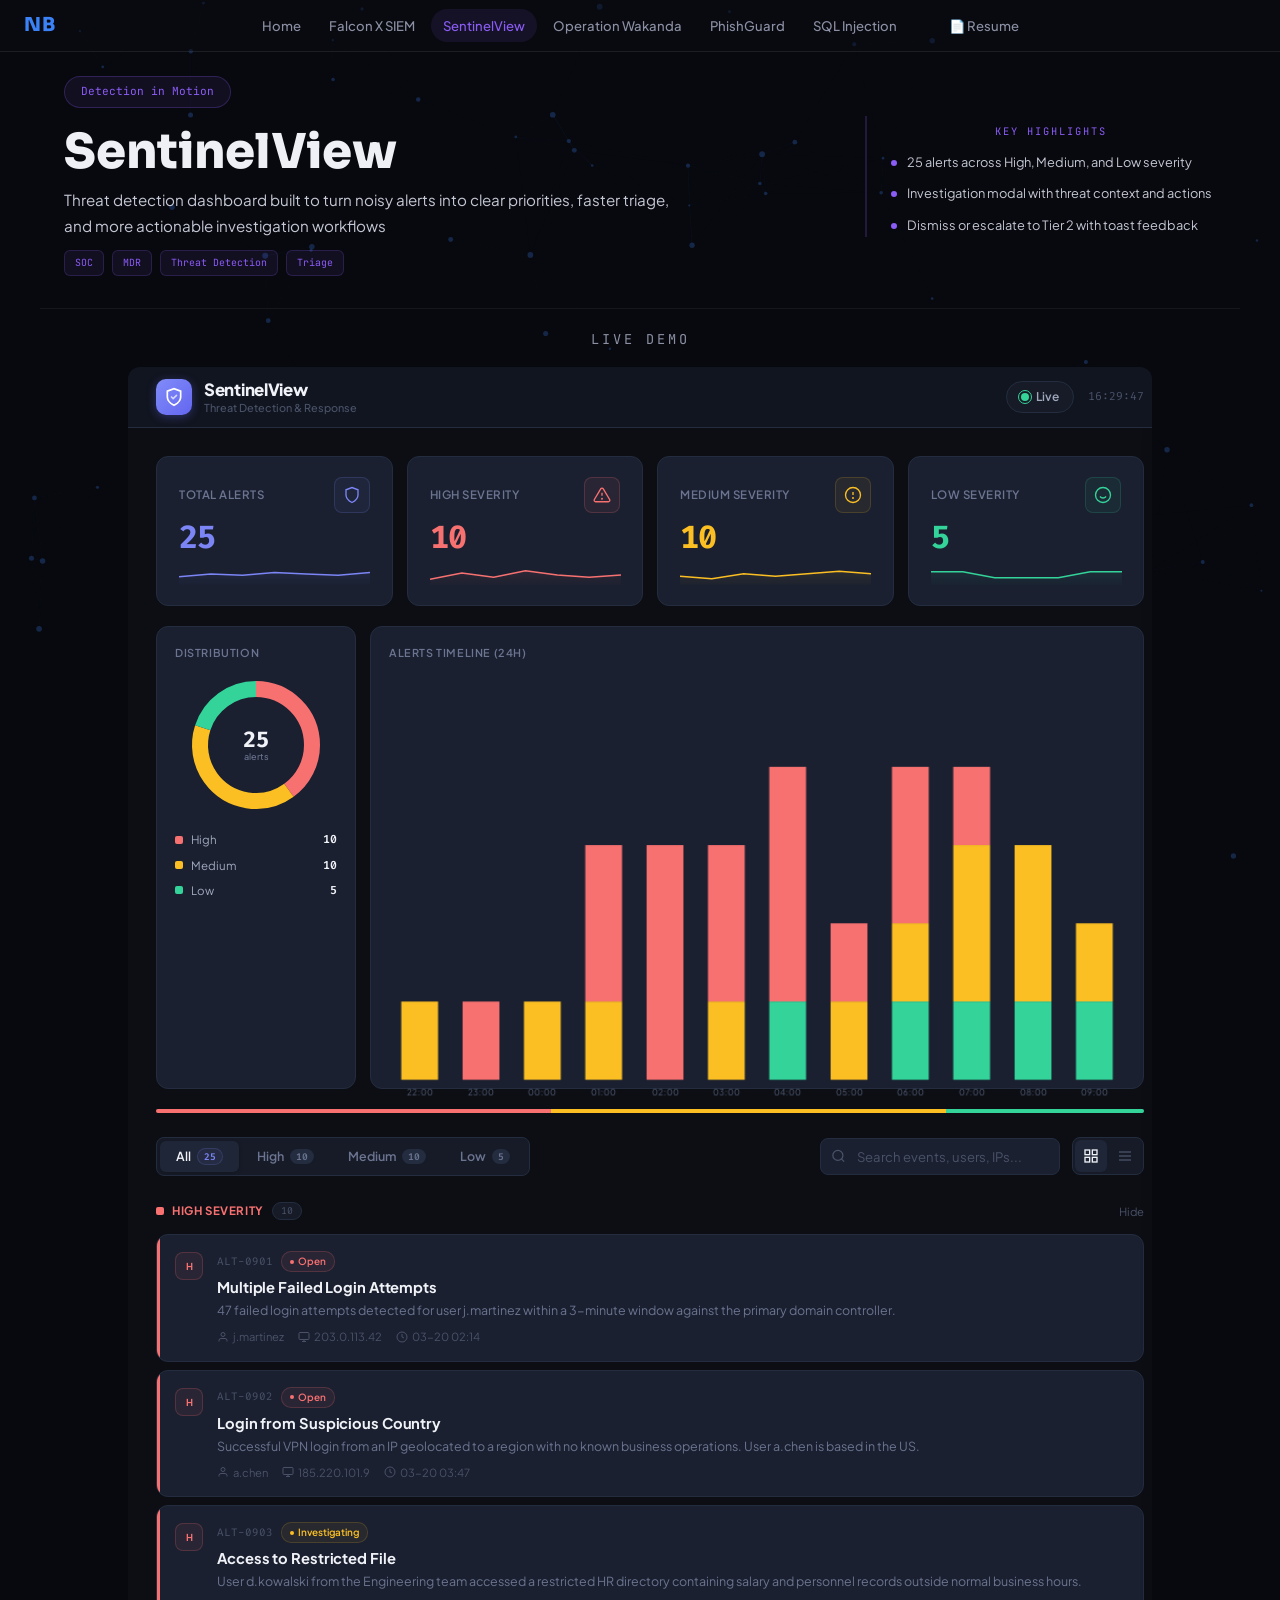
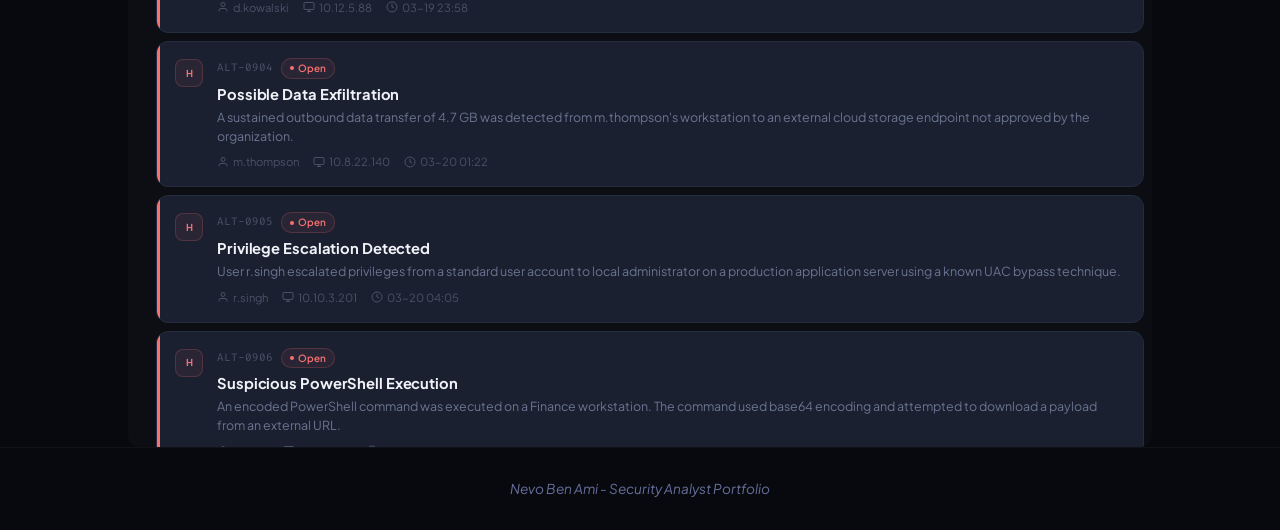
<file: portfolio/sentinelview.html>
<!DOCTYPE html>
<html lang="en">
<head>
  <meta charset="UTF-8">
  <link rel="icon" type="image/svg+xml" href="favicon.svg">
  <meta name="description" content="SentinelView - Threat Detection Dashboard by Nevo Ben Ami. Real-time security monitoring and analytics.">
  <meta property="og:title" content="SentinelView - Nevo Ben Ami">
  <meta property="og:description" content="Threat detection dashboard with real-time security monitoring and analytics.">
  <meta property="og:image" content="nevo.png">
  <meta property="og:type" content="website">
  <meta name="viewport" content="width=device-width, initial-scale=1.0, maximum-scale=1.0">
  <title>SentinelView - Nevo Ben Ami</title>
  <link rel="stylesheet" href="style.css">
  <style>
    .proj-badge{background:rgba(139,92,246,0.08);border:1px solid rgba(139,92,246,0.25);color:#8b5cf6}
    .proj-tag{background:rgba(139,92,246,0.08);border:1px solid rgba(139,92,246,0.2);color:#8b5cf6}
    .proj-hl-border{border-left:2px solid rgba(139,92,246,0.2)}
    .proj-hl-title{color:#8b5cf6}
    .proj-dot{background:#8b5cf6}
  </style>
</head>
<body class="page-sentinel">

<canvas id="particle-canvas"></canvas>
<div class="cursor-glow" id="cursorGlow"></div>

<!-- ======================== NAVBAR ======================== -->
<nav class="navbar">
  <a href="index.html" class="nav-logo">NB</a>
  <button class="hamburger" onclick="document.getElementById('navLinks').classList.toggle('open')">
    <span></span><span></span><span></span>
  </button>
  <div class="nav-links" id="navLinks">
    <a href="index.html" data-mobile="Home"><span class="nav-text">Home</span></a>
    <a href="falcon-x.html" data-mobile="Falcon X SIEM"><span class="nav-text">Falcon X SIEM</span></a>
    <a href="sentinelview.html" class="active" data-mobile="SentinelView"><span class="nav-text">SentinelView</span></a>
    <a href="operation-wakanda.html" data-mobile="Operation Wakanda"><span class="nav-text">Operation Wakanda</span></a>
    <a href="phishguard.html" data-mobile="PhishGuard"><span class="nav-text">PhishGuard</span></a>
    <a href="sql-injection.html" data-mobile="SQL Injection"><span class="nav-text">SQL Injection</span></a>
    <a href="resume.html" data-mobile="&#128196; Resume"><span class="nav-text">&#128196; Resume</span></a>
  </div>
  <div class="nav-spacer"></div>
</nav>

<div class="page-wrapper">

  <section class="proj-hero-section">
    <div class="container">
      <div class="proj-grid">
        <div class="proj-left">
          <span class="proj-badge">Detection in Motion</span>
          <h1 class="project-title">SentinelView</h1>
          <p class="proj-desc">Threat detection dashboard built to turn noisy alerts into clear priorities, faster triage,<br class="desk-only"> and more actionable investigation workflows</p>
          <div class="proj-tags">
            <span class="proj-tag">SOC</span>
            <span class="proj-tag">MDR</span>
            <span class="proj-tag">Threat Detection</span>
            <span class="proj-tag">Triage</span>
          </div>
        </div>
        <div class="proj-right">
          <div class="proj-hl-border">
            <span class="proj-hl-title">KEY HIGHLIGHTS</span>
            <ul class="proj-hl-list">
              <li><span class="proj-dot"></span>25 alerts across High, Medium, and Low severity</li>
              <li><span class="proj-dot"></span>Investigation modal with threat context and actions</li>
              <li><span class="proj-dot"></span>Dismiss or escalate to Tier 2 with toast feedback</li>
            </ul>
          </div>
        </div>
      </div>
    </div>
  </section>

  <div class="demo-section fade-in">
    <hr class="demo-divider">
    <p class="demo-label">Live Demo</p>
    <div class="demo-wrapper">
      <iframe class="demo-frame" src="../Threat Detection Dashboard/index.html" title="SentinelView Demo" loading="lazy"></iframe>
    </div>
  </div>

  <footer class="footer">
    <p>Nevo Ben Ami - Security Analyst Portfolio</p>
  </footer>

</div>

<script>
(function(){var c=document.getElementById('particle-canvas'),x=c.getContext('2d'),p=[];function r(){c.width=window.innerWidth;c.height=window.innerHeight}r();window.addEventListener('resize',r);function P(){this.x=Math.random()*c.width;this.y=Math.random()*c.height;this.vx=(Math.random()-0.5)*0.5;this.vy=(Math.random()-0.5)*0.5;this.radius=Math.random()*2+1}P.prototype.update=function(){this.x+=this.vx;this.y+=this.vy;if(this.x<0||this.x>c.width)this.vx*=-1;if(this.y<0||this.y>c.height)this.vy*=-1};P.prototype.draw=function(){x.beginPath();x.arc(this.x,this.y,this.radius,0,Math.PI*2);x.fillStyle='rgba(59,130,246,0.5)';x.fill()};for(var i=0;i<80;i++)p.push(new P());function a(){x.clearRect(0,0,c.width,c.height);p.forEach(function(q){q.update();q.draw()});for(var i=0;i<p.length;i++)for(var j=i+1;j<p.length;j++){var dx=p[i].x-p[j].x,dy=p[i].y-p[j].y,d=Math.sqrt(dx*dx+dy*dy);if(d<150){x.beginPath();x.moveTo(p[i].x,p[i].y);x.lineTo(p[j].x,p[j].y);x.strokeStyle='rgba(59,130,246,'+(1-d/150)*0.15+')';x.lineWidth=0.5;x.stroke()}}requestAnimationFrame(a)}a()})();
document.addEventListener('mousemove',function(e){var g=document.getElementById('cursorGlow');g.style.left=e.clientX+'px';g.style.top=e.clientY+'px'});
(function() {
  var isMobile = window.innerWidth <= 768 || document.documentElement.clientWidth <= 768;

  var targets = document.querySelectorAll('.demo-section');
  if (isMobile) {
    targets = document.querySelectorAll('.proj-right, .demo-section');
  }

  // Apply initial hidden state immediately before observer starts
  targets.forEach(function(el) {
    el.style.opacity = '0';
    el.style.transform = 'translateY(30px)';
    el.style.transition = 'opacity 0.7s ease, transform 0.7s ease';
  });

  var observer = new IntersectionObserver(function(entries) {
    entries.forEach(function(entry) {
      if (entry.isIntersecting) {
        entry.target.style.opacity = '1';
        entry.target.style.transform = 'translateY(0)';
        observer.unobserve(entry.target);
      }
    });
  }, { threshold: 0 });

  targets.forEach(function(el) {
    observer.observe(el);
  });
})();
(function() {
  var tooltipText = 'Click any alert to open the investigation modal - Dismiss or escalate to Tier 2';
  var label = document.querySelector('.demo-label');
  if (!label) return;
  var tooltip = document.createElement('div');
  tooltip.className = 'demo-tooltip';
  tooltip.innerHTML = '<span class="demo-tooltip-label">How to Use</span><span class="demo-tooltip-text">' + tooltipText + '</span>';
  document.body.appendChild(tooltip);
  function positionTooltip() {
    var rect = label.getBoundingClientRect();
    tooltip.style.left = (rect.left + rect.width / 2 - 110) + 'px';
    tooltip.style.top = (rect.top - tooltip.offsetHeight - 12) + 'px';
  }
  function showTooltip() {
    positionTooltip();
    tooltip.classList.add('visible');
  }
  function hideTooltip() {
    tooltip.classList.remove('visible');
  }
  var isMobile = window.innerWidth <= 768 || document.documentElement.clientWidth <= 768;
  if (isMobile) {
    var timer;
    label.addEventListener('click', function() {
      if (tooltip.classList.contains('visible')) {
        hideTooltip();
        clearTimeout(timer);
      } else {
        showTooltip();
        timer = setTimeout(hideTooltip, 2000);
      }
    });
  } else {
    label.addEventListener('mouseenter', showTooltip);
    label.addEventListener('mouseleave', hideTooltip);
    window.addEventListener('scroll', positionTooltip, true);
    window.addEventListener('resize', positionTooltip);
  }
})();
</script>

<script>
document.querySelectorAll('.nav-links a').forEach(function(link) {
  link.addEventListener('click', function(e) {
    var href = this.getAttribute('href');
    if (href && !href.startsWith('#') && !href.startsWith('mailto')) {
      e.preventDefault();
      document.body.style.transition = 'opacity 0.3s ease';
      document.body.style.opacity = '0';
      setTimeout(function() { window.location.href = href; }, 300);
    }
  });
});
</script>

<script>
window.addEventListener('load', function() {
  requestAnimationFrame(function() {
    requestAnimationFrame(function() {
      var active = document.querySelector('.nav-links a.active');
      var navLinks = document.getElementById('navLinks');
      if (active && navLinks) {
        var activeRect = active.getBoundingClientRect();
        var navRect = navLinks.getBoundingClientRect();
        var offset = activeRect.left - navRect.left - (navRect.width / 2) + (activeRect.width / 2);
        navLinks.scrollLeft = Math.max(0, navLinks.scrollLeft + offset);
      }
    });
  });
});
</script>

<script>
(function() {
  var navbar = document.querySelector('.navbar');
  var lastScrollY = window.scrollY;
  var ticking = false;

  window.addEventListener('scroll', function() {
    if (!ticking) {
      window.requestAnimationFrame(function() {
        var currentScrollY = window.scrollY;
        if (currentScrollY <= 10) {
          navbar.style.transform = 'translateY(0)';
        } else if (currentScrollY < lastScrollY) {
          navbar.style.transform = 'translateY(0)';
        } else {
          navbar.style.transform = 'translateY(-100%)';
        }
        lastScrollY = currentScrollY;
        ticking = false;
      });
      ticking = true;
    }
  });
})();
</script>

</body>
</html>
</file>
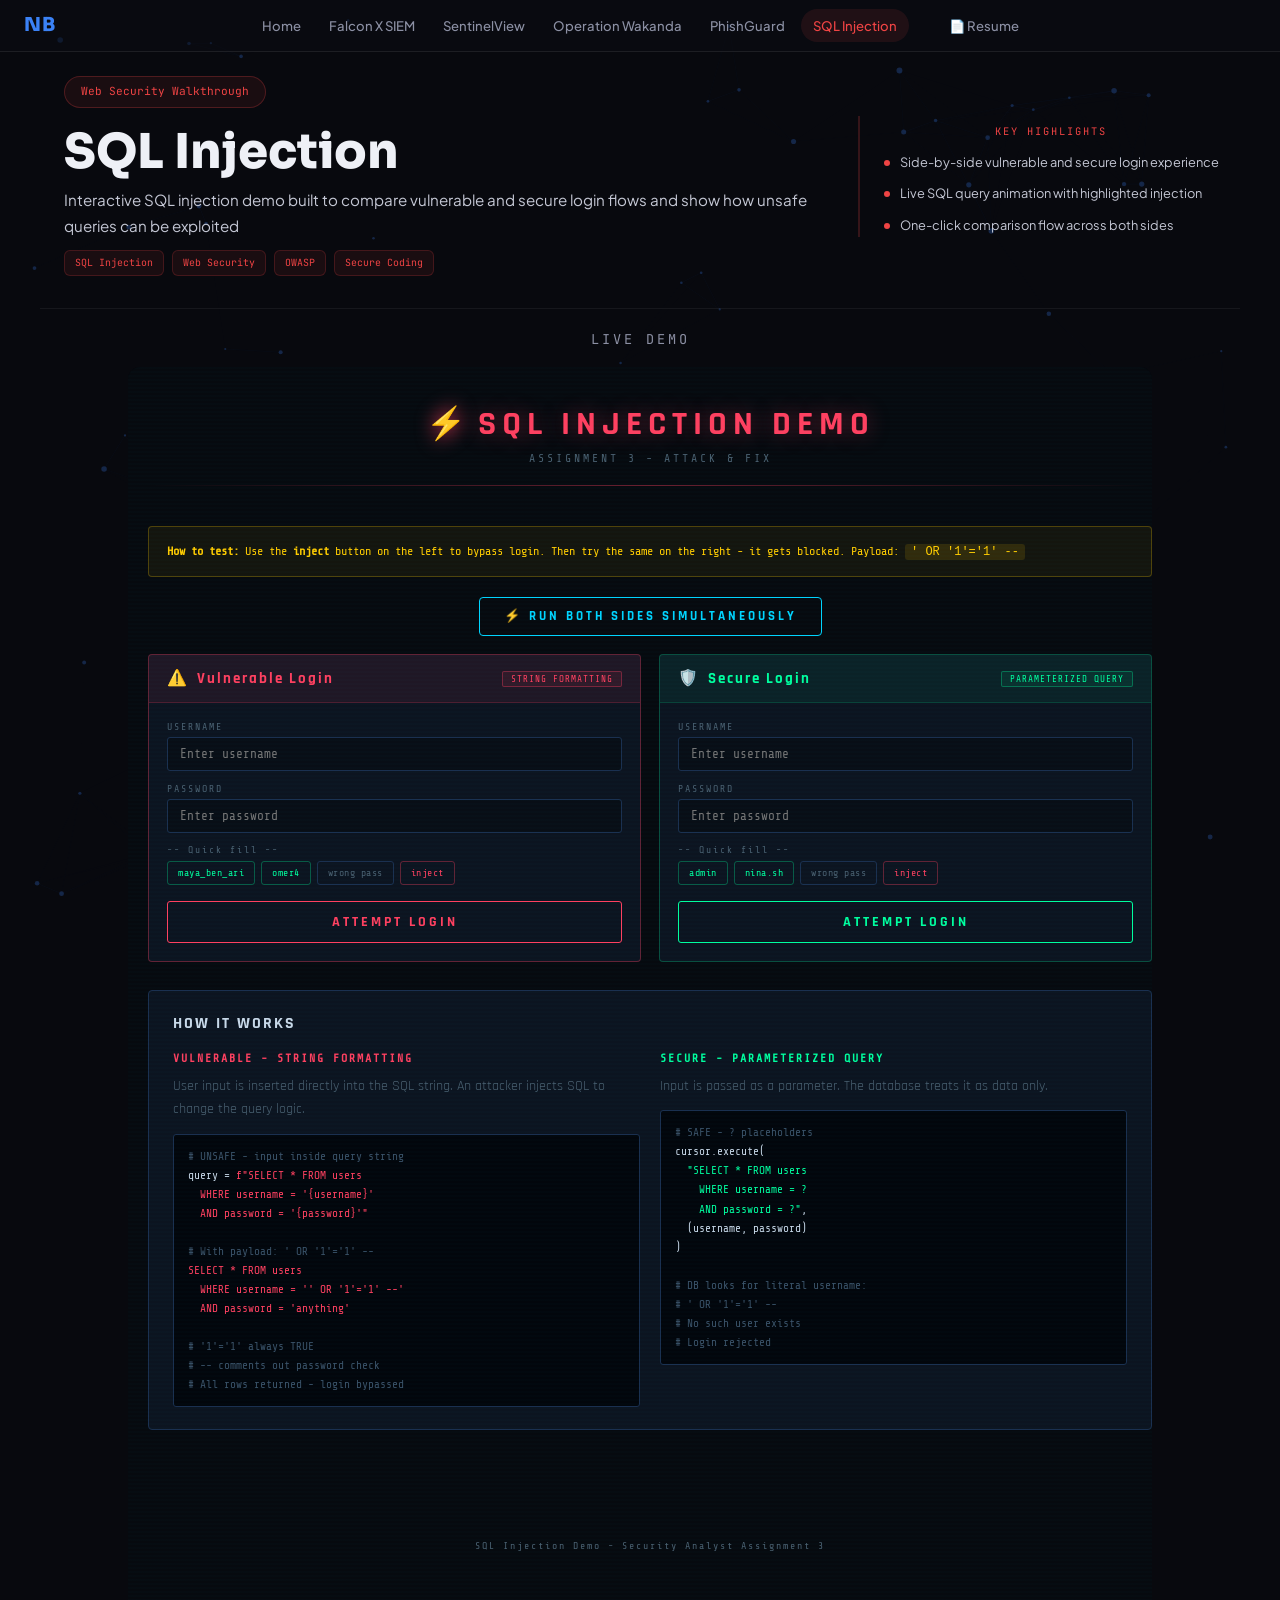
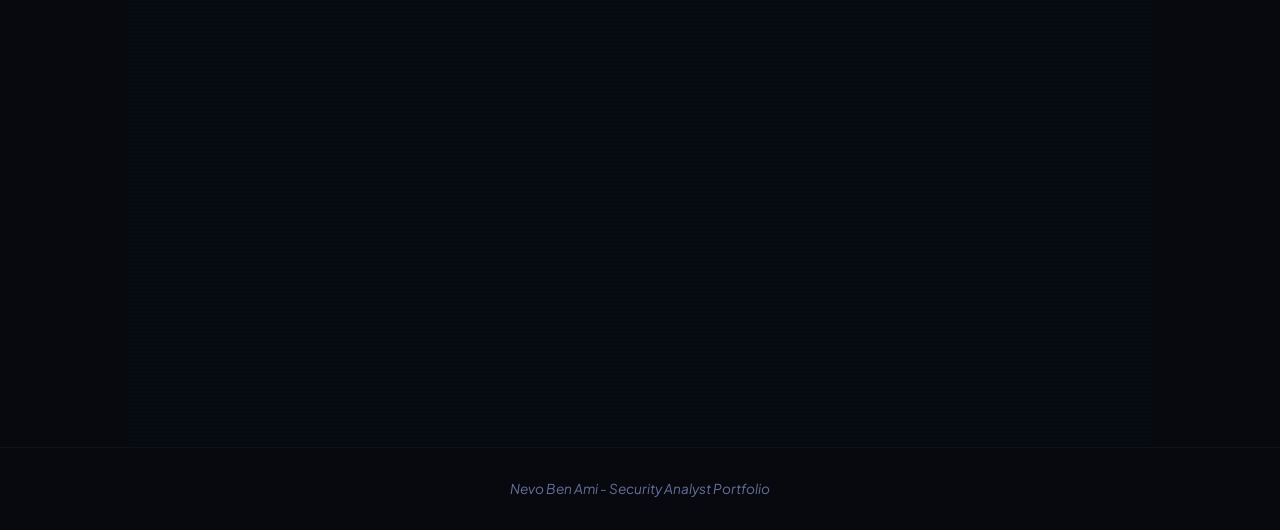
<file: portfolio/sql-injection.html>
<!DOCTYPE html>
<html lang="en">
<head>
  <meta charset="UTF-8">
  <link rel="icon" type="image/svg+xml" href="favicon.svg">
  <meta name="description" content="SQL Injection Demo - Interactive cybersecurity demonstration by Nevo Ben Ami.">
  <meta property="og:title" content="SQL Injection Demo - Nevo Ben Ami">
  <meta property="og:description" content="Interactive SQL injection demonstration for cybersecurity education.">
  <meta property="og:image" content="nevo.png">
  <meta property="og:type" content="website">
  <meta name="viewport" content="width=device-width, initial-scale=1.0, maximum-scale=1.0">
  <title>SQL Injection Demo - Nevo Ben Ami</title>
  <link rel="stylesheet" href="style.css">
  <style>
    .proj-badge{background:rgba(239,68,68,0.08);border:1px solid rgba(239,68,68,0.25);color:#ef4444}
    .proj-tag{background:rgba(239,68,68,0.08);border:1px solid rgba(239,68,68,0.2);color:#ef4444}
    .proj-hl-border{border-left:2px solid rgba(239,68,68,0.2)}
    .proj-hl-title{color:#ef4444}
    .proj-dot{background:#ef4444}
  </style>
</head>
<body class="page-sql">

<canvas id="particle-canvas"></canvas>
<div class="cursor-glow" id="cursorGlow"></div>

<!-- ======================== NAVBAR ======================== -->
<nav class="navbar">
  <a href="index.html" class="nav-logo">NB</a>
  <button class="hamburger" onclick="document.getElementById('navLinks').classList.toggle('open')">
    <span></span><span></span><span></span>
  </button>
  <div class="nav-links" id="navLinks">
    <a href="index.html" data-mobile="Home"><span class="nav-text">Home</span></a>
    <a href="falcon-x.html" data-mobile="Falcon X SIEM"><span class="nav-text">Falcon X SIEM</span></a>
    <a href="sentinelview.html" data-mobile="SentinelView"><span class="nav-text">SentinelView</span></a>
    <a href="operation-wakanda.html" data-mobile="Operation Wakanda"><span class="nav-text">Operation Wakanda</span></a>
    <a href="phishguard.html" data-mobile="PhishGuard"><span class="nav-text">PhishGuard</span></a>
    <a href="sql-injection.html" class="active" data-mobile="SQL Injection"><span class="nav-text">SQL Injection</span></a>
    <a href="resume.html" data-mobile="&#128196; Resume"><span class="nav-text">&#128196; Resume</span></a>
  </div>
  <div class="nav-spacer"></div>
</nav>

<div class="page-wrapper">

  <section class="proj-hero-section">
    <div class="container">
      <div class="proj-grid">
        <div class="proj-left">
          <span class="proj-badge">Web Security Walkthrough</span>
          <h1 class="project-title">SQL Injection</h1>
          <p class="proj-desc">Interactive SQL injection demo built to compare vulnerable and secure login flows and show how unsafe queries can be exploited</p>
          <div class="proj-tags">
            <span class="proj-tag">SQL Injection</span>
            <span class="proj-tag">Web Security</span>
            <span class="proj-tag">OWASP</span>
            <span class="proj-tag">Secure Coding</span>
          </div>
        </div>
        <div class="proj-right">
          <div class="proj-hl-border">
            <span class="proj-hl-title">KEY HIGHLIGHTS</span>
            <ul class="proj-hl-list">
              <li><span class="proj-dot"></span>Side-by-side vulnerable and secure login experience</li>
              <li><span class="proj-dot"></span>Live SQL query animation with highlighted injection</li>
              <li><span class="proj-dot"></span>One-click comparison flow across both sides</li>
            </ul>
          </div>
        </div>
      </div>
    </div>
  </section>

  <div class="demo-section fade-in">
    <hr class="demo-divider">
    <p class="demo-label">Live Demo</p>
    <div class="demo-wrapper">
      <iframe class="demo-frame" src="../SQL Injection Demo/index.html" title="SQL Injection Demo" loading="lazy"></iframe>
    </div>
  </div>

  <footer class="footer">
    <p>Nevo Ben Ami - Security Analyst Portfolio</p>
  </footer>

</div>

<script>
(function(){var c=document.getElementById('particle-canvas'),x=c.getContext('2d'),p=[];function r(){c.width=window.innerWidth;c.height=window.innerHeight}r();window.addEventListener('resize',r);function P(){this.x=Math.random()*c.width;this.y=Math.random()*c.height;this.vx=(Math.random()-0.5)*0.5;this.vy=(Math.random()-0.5)*0.5;this.radius=Math.random()*2+1}P.prototype.update=function(){this.x+=this.vx;this.y+=this.vy;if(this.x<0||this.x>c.width)this.vx*=-1;if(this.y<0||this.y>c.height)this.vy*=-1};P.prototype.draw=function(){x.beginPath();x.arc(this.x,this.y,this.radius,0,Math.PI*2);x.fillStyle='rgba(59,130,246,0.5)';x.fill()};for(var i=0;i<80;i++)p.push(new P());function a(){x.clearRect(0,0,c.width,c.height);p.forEach(function(q){q.update();q.draw()});for(var i=0;i<p.length;i++)for(var j=i+1;j<p.length;j++){var dx=p[i].x-p[j].x,dy=p[i].y-p[j].y,d=Math.sqrt(dx*dx+dy*dy);if(d<150){x.beginPath();x.moveTo(p[i].x,p[i].y);x.lineTo(p[j].x,p[j].y);x.strokeStyle='rgba(59,130,246,'+(1-d/150)*0.15+')';x.lineWidth=0.5;x.stroke()}}requestAnimationFrame(a)}a()})();
document.addEventListener('mousemove',function(e){var g=document.getElementById('cursorGlow');g.style.left=e.clientX+'px';g.style.top=e.clientY+'px'});
(function() {
  var isMobile = window.innerWidth <= 768 || document.documentElement.clientWidth <= 768;

  var targets = document.querySelectorAll('.demo-section');
  if (isMobile) {
    targets = document.querySelectorAll('.proj-right, .demo-section');
  }

  // Apply initial hidden state immediately before observer starts
  targets.forEach(function(el) {
    el.style.opacity = '0';
    el.style.transform = 'translateY(30px)';
    el.style.transition = 'opacity 0.7s ease, transform 0.7s ease';
  });

  var observer = new IntersectionObserver(function(entries) {
    entries.forEach(function(entry) {
      if (entry.isIntersecting) {
        entry.target.style.opacity = '1';
        entry.target.style.transform = 'translateY(0)';
        observer.unobserve(entry.target);
      }
    });
  }, { threshold: 0 });

  targets.forEach(function(el) {
    observer.observe(el);
  });
})();
(function() {
  var tooltipText = 'Try both login forms to see the difference between vulnerable and secure code';
  var label = document.querySelector('.demo-label');
  if (!label) return;
  var tooltip = document.createElement('div');
  tooltip.className = 'demo-tooltip';
  tooltip.innerHTML = '<span class="demo-tooltip-label">How to Use</span><span class="demo-tooltip-text">' + tooltipText + '</span>';
  document.body.appendChild(tooltip);
  function positionTooltip() {
    var rect = label.getBoundingClientRect();
    tooltip.style.left = (rect.left + rect.width / 2 - 110) + 'px';
    tooltip.style.top = (rect.top - tooltip.offsetHeight - 12) + 'px';
  }
  function showTooltip() {
    positionTooltip();
    tooltip.classList.add('visible');
  }
  function hideTooltip() {
    tooltip.classList.remove('visible');
  }
  var isMobile = window.innerWidth <= 768 || document.documentElement.clientWidth <= 768;
  if (isMobile) {
    var timer;
    label.addEventListener('click', function() {
      if (tooltip.classList.contains('visible')) {
        hideTooltip();
        clearTimeout(timer);
      } else {
        showTooltip();
        timer = setTimeout(hideTooltip, 2000);
      }
    });
  } else {
    label.addEventListener('mouseenter', showTooltip);
    label.addEventListener('mouseleave', hideTooltip);
    window.addEventListener('scroll', positionTooltip, true);
    window.addEventListener('resize', positionTooltip);
  }
})();
</script>

<script>
document.querySelectorAll('.nav-links a').forEach(function(link) {
  link.addEventListener('click', function(e) {
    var href = this.getAttribute('href');
    if (href && !href.startsWith('#') && !href.startsWith('mailto')) {
      e.preventDefault();
      document.body.style.transition = 'opacity 0.3s ease';
      document.body.style.opacity = '0';
      setTimeout(function() { window.location.href = href; }, 300);
    }
  });
});
</script>

<script>
window.addEventListener('load', function() {
  requestAnimationFrame(function() {
    requestAnimationFrame(function() {
      var active = document.querySelector('.nav-links a.active');
      var navLinks = document.getElementById('navLinks');
      if (active && navLinks) {
        var activeRect = active.getBoundingClientRect();
        var navRect = navLinks.getBoundingClientRect();
        var offset = activeRect.left - navRect.left - (navRect.width / 2) + (activeRect.width / 2);
        navLinks.scrollLeft = Math.max(0, navLinks.scrollLeft + offset);
      }
    });
  });
});
</script>

<script>
(function() {
  var navbar = document.querySelector('.navbar');
  var lastScrollY = window.scrollY;
  var ticking = false;

  window.addEventListener('scroll', function() {
    if (!ticking) {
      window.requestAnimationFrame(function() {
        var currentScrollY = window.scrollY;
        if (currentScrollY <= 10) {
          navbar.style.transform = 'translateY(0)';
        } else if (currentScrollY < lastScrollY) {
          navbar.style.transform = 'translateY(0)';
        } else {
          navbar.style.transform = 'translateY(-100%)';
        }
        lastScrollY = currentScrollY;
        ticking = false;
      });
      ticking = true;
    }
  });
})();
</script>

</body>
</html>
</file>
<file: portfolio/style.css>
/* ============================================================
   DESIGN SYSTEM
   ============================================================ */
@import url('https://fonts.googleapis.com/css2?family=DM+Sans:ital,opsz,wght@0,9..40,300;0,9..40,400;0,9..40,500;1,9..40,400&family=JetBrains+Mono:wght@400;500&family=Plus+Jakarta+Sans:wght@300;400;500;600&family=Sora:wght@600;700&display=swap');

:root {
  --bg: #08090e;
  --bg2: #0d0e16;
  --bg3: #12131d;
  --bg4: #1a1b28;
  --bg5: #232436;
  --tx: #eef0f6;
  --t2: #c4c7d4;
  --t3: #8c90a4;
  --t4: #5a5e72;
  --bl: #3b82f6;
  --bl2: #60a5fa;
  --tl: #34d399;
  --am: #fbbf24;
  --rd: #f87171;
  --font-heading: 'Sora', sans-serif;
  --font-body: 'Plus Jakarta Sans', sans-serif;
  --font-mono: 'JetBrains Mono', monospace;
  --navbar-h: 52px;
}

/* ============================================================
   RESET & BASE
   ============================================================ */
*, *::before, *::after {
  margin: 0;
  padding: 0;
  box-sizing: border-box;
}

html {
  scroll-behavior: smooth;
  -webkit-font-smoothing: antialiased;
  -moz-osx-font-smoothing: grayscale;
  zoom: 1;
  -moz-transform: scale(1);
  text-size-adjust: 100%;
  -webkit-text-size-adjust: 100%;
}

body {
  font-family: var(--font-body);
  background: var(--bg);
  color: var(--tx);
  min-height: 100vh;
  overflow-x: hidden;
  line-height: 1.6;
  padding-top: var(--navbar-h);
  animation: pageFadeIn 0.4s ease forwards;
}

@keyframes pageFadeIn {
  from { opacity: 0; }
  to   { opacity: 1; }
}

a {
  color: var(--bl2);
  text-decoration: none;
  transition: color 0.2s;
}

a:hover {
  color: var(--bl);
}

/* ============================================================
   STICKY NAVBAR
   ============================================================ */
.navbar {
  position: fixed;
  top: 0;
  left: 0;
  right: 0;
  height: var(--navbar-h);
  background: rgba(13, 14, 22, 0.45);
  backdrop-filter: blur(20px);
  -webkit-backdrop-filter: blur(20px);
  border-bottom: 1px solid rgba(255, 255, 255, 0.08);
  z-index: 100;
  display: flex;
  align-items: center;
  padding: 0 24px;
  transition: transform 0.3s ease;
}

.nav-logo {
  font-family: var(--font-heading);
  font-size: 1.2rem;
  font-weight: 800;
  color: var(--bl);
  text-decoration: none;
  letter-spacing: 1px;
  display: flex;
  align-items: center;
}

.nav-logo:hover {
  color: var(--bl2);
}

.nav-spacer {
  width: 32px;
  flex-shrink: 0;
}

.nav-links {
  display: flex;
  align-items: center;
  gap: 4px;
  list-style: none;
  margin: 0 auto;
  -webkit-overflow-scrolling: touch;
}

.nav-links a {
  font-family: var(--font-body);
  font-size: 0.82rem;
  font-weight: 500;
  color: var(--t3);
  padding: 6px 12px;
  border-radius: 6px;
  transition: all 0.25s ease;
  white-space: nowrap;
}

.nav-links a:hover {
  color: var(--tx);
  background: rgba(255,255,255,0.04);
  transform: scale(1.02);
}

.nav-links a:active {
  transform: scale(0.98);
}

.nav-links a[href="index.html"]:hover {
  color: #3b82f6;
  background: rgba(59,130,246,0.06);
}
.nav-links a[href="falcon-x.html"]:hover {
  color: #3b82f6;
  background: rgba(59,130,246,0.06);
}
.nav-links a[href="sentinelview.html"]:hover {
  color: #8b5cf6;
  background: rgba(139,92,246,0.06);
}
.nav-links a[href="operation-wakanda.html"]:hover {
  color: #f59e0b;
  background: rgba(245,158,11,0.06);
}
.nav-links a[href="phishguard.html"]:hover {
  color: #10b981;
  background: rgba(16,185,129,0.06);
}
.nav-links a[href="sql-injection.html"]:hover {
  color: #ef4444;
  background: rgba(239,68,68,0.06);
}
.nav-links a[href="resume.html"]:hover {
  color: #3b82f6;
  background: rgba(59,130,246,0.06);
}

.nav-links a.active {
  color: #3b82f6;
  background: rgba(59, 130, 246, 0.1);
  border-radius: 20px;
  border: none;
}

body.page-falcon .nav-links a.active {
  color: #3b82f6;
  background: rgba(59, 130, 246, 0.1);
  border-radius: 20px;
  border: none;
}
body.page-sentinel .nav-links a.active {
  color: #8b5cf6;
  background: rgba(139, 92, 246, 0.1);
  border-radius: 20px;
  border: none;
}
body.page-wakanda .nav-links a.active {
  color: #f59e0b;
  background: rgba(245, 158, 11, 0.1);
  border-radius: 20px;
  border: none;
}
body.page-phishguard .nav-links a.active {
  color: #10b981;
  background: rgba(16, 185, 129, 0.1);
  border-radius: 20px;
  border: none;
}
body.page-sql .nav-links a.active {
  color: #ef4444;
  background: rgba(239, 68, 68, 0.1);
  border-radius: 20px;
  border: none;
}

.nav-links a[href="resume.html"] {
  margin-left: 24px;
}

.hamburger {
  display: none;
  flex-direction: column;
  gap: 5px;
  background: none;
  border: none;
  cursor: pointer;
  padding: 4px;
  margin-left: auto;
}

.hamburger span {
  display: block;
  width: 22px;
  height: 2px;
  background: var(--t2);
  border-radius: 2px;
  transition: all 0.3s;
}

/* ============================================================
   PARTICLE CANVAS
   ============================================================ */
#particle-canvas {
  position: fixed;
  top: 0;
  left: 0;
  width: 100%;
  height: 100%;
  z-index: 0;
  pointer-events: none;
  opacity: 0.50;
}

/* ============================================================
   CURSOR GLOW
   ============================================================ */
.cursor-glow {
  position: fixed;
  width: 600px;
  height: 600px;
  border-radius: 50%;
  pointer-events: none;
  z-index: 1;
  background: radial-gradient(circle, rgba(59,130,246,0.06) 0%, transparent 70%);
  transform: translate(-50%, -50%);
  transition: opacity 0.3s;
  opacity: 0;
}

body:hover .cursor-glow {
  opacity: 1;
}

/* ============================================================
   LAYOUT
   ============================================================ */
.page-wrapper {
  position: relative;
  z-index: 2;
  min-height: 100vh;
}

.container {
  max-width: 1200px;
  margin: 0 auto;
  padding: 0 24px;
}

section {
  padding: 36px 0;
}

/* ============================================================
   SCROLL ANIMATIONS
   ============================================================ */
.fade-in {
  opacity: 0;
  transform: translateY(30px);
  transition: opacity 0.7s ease, transform 0.7s ease;
}

.fade-in.visible {
  opacity: 1;
  transform: translateY(0);
}

/* ============================================================
   SECTION TITLES
   ============================================================ */
.section-label {
  font-family: var(--font-mono);
  font-size: 0.925rem;
  color: var(--bl);
  text-transform: uppercase;
  letter-spacing: 2px;
  margin-bottom: 8px;
}

.section-title {
  font-family: var(--font-heading);
  font-size: 2rem;
  font-weight: 700;
  color: var(--tx);
  margin-bottom: 4px;
}

.section-subtitle {
  color: var(--t3);
  font-size: 1rem;
  margin-bottom: 16px;
}

/* ============================================================
   HERO SECTION
   ============================================================ */
.hero {
  padding: 20px 24px 20px;
  max-width: 1200px;
  margin: 0 auto;
}

.hero-grid {
  display: grid;
  grid-template-columns: 1fr 1fr;
  align-items: flex-start;
  gap: 40px;
}

.hero-text {
  display: flex;
  flex-direction: column;
  align-items: flex-start;
  justify-content: flex-start;
  padding-bottom: 0;
}

.hero-photo {
  display: flex;
  align-items: flex-start;
  justify-content: flex-end;
  overflow: hidden;
  align-self: flex-start;
  padding-right: 60px;
  position: relative;
}

.hero-photo::after {
  content: '';
  position: absolute;
  bottom: 0;
  left: 0;
  width: 100%;
  height: 20%;
  background: linear-gradient(to top, #08090e 0%, rgba(8,9,14,0.8) 40%, transparent 100%);
  pointer-events: none;
  z-index: 1;
}

.hero-img {
  max-height: 360px;
  width: auto;
  object-fit: contain;
  object-position: bottom;
  filter: drop-shadow(0 0 20px rgba(59, 130, 246, 0.15));
  transition: filter 0.4s ease;
}

.hero-photo:hover .hero-img {
  filter: drop-shadow(0 0 40px rgba(59,130,246,0.35));
}

.hero-badge {
  display: inline-flex;
  align-items: center;
  gap: 8px;
  background: rgba(52, 211, 153, 0.08);
  border: 1px solid rgba(52, 211, 153, 0.2);
  border-radius: 999px;
  padding: 5px 14px;
  font-size: 0.78rem;
  color: var(--tl);
  margin-bottom: 20px;
  font-family: var(--font-mono);
}

.pulse-dot {
  width: 8px;
  height: 8px;
  background: var(--tl);
  border-radius: 50%;
  animation: pulse 2s ease-in-out infinite;
}

@keyframes pulse {
  0%, 100% { opacity: 1; box-shadow: 0 0 0 0 rgba(52, 211, 153, 0.4); }
  50% { opacity: 0.7; box-shadow: 0 0 0 8px rgba(52, 211, 153, 0); }
}

.hero-hello {
  font-family: var(--font-mono);
  font-size: 0.72rem;
  color: var(--t3);
  letter-spacing: 3px;
  text-transform: uppercase;
  margin-bottom: 8px;
}

.hero-name {
  font-family: var(--font-heading);
  font-size: clamp(2.5rem, 6vw, 4.5rem);
  font-weight: 800;
  color: var(--tx);
  line-height: 1.1;
  margin-bottom: 2px;
  min-height: 1.2em;
}

.hero-name-gradient {
  background: linear-gradient(135deg, #60a5fa, #a78bfa);
  -webkit-background-clip: text;
  -webkit-text-fill-color: transparent;
  background-clip: text;
}

.typing-cursor {
  display: inline-block;
  width: 3px;
  height: 0.9em;
  background: var(--bl);
  margin-left: 4px;
  vertical-align: text-bottom;
  animation: blink 1s step-end infinite;
  -webkit-text-fill-color: var(--bl);
}

.typing-cursor.hidden {
  display: none;
}

@keyframes blink {
  0%, 100% { opacity: 1; }
  50% { opacity: 0; }
}

.hero-role {
  font-family: var(--font-heading);
  font-size: clamp(1.1rem, 2.5vw, 1.5rem);
  color: var(--t2);
  font-weight: 500;
  margin-bottom: 10px;
}

/* About text - always visible, plain text */
.hero-about {
  font-family: var(--font-heading);
  font-size: clamp(0.9rem, 1.5vw, 1rem);
  color: var(--t3);
  font-weight: 400;
  max-width: 640px;
  line-height: 1.6;
  margin-bottom: 4px;
}

.hero-about-line1,
.hero-about-line2 {
  display: block;
}
.hero-about-line1 {
  font-size: 0.85rem;
}
.hero-about-line2 {
  font-size: 0.80rem;
}

/* Links row */
.hero-links {
  display: flex;
  gap: 20px;
  margin-top: 12px;
  flex-wrap: wrap;
  justify-content: flex-start;
}

.hero-links a {
  display: inline-flex;
  align-items: center;
  gap: 8px;
  color: var(--t2);
  font-size: 0.95rem;
  padding: 8px 16px;
  border-radius: 8px;
  border: 1px solid rgba(255,255,255,0.06);
  background: rgba(255,255,255,0.02);
  transition: all 0.25s ease;
}

.hero-links a:hover {
  color: var(--bl2);
  border-color: rgba(59,130,246,0.3);
  background: rgba(59,130,246,0.06);
  transform: translateY(-2px);
}

.hero-links a:active {
  transform: scale(0.95);
  transition: all 0.15s ease;
}

.hero-links svg {
  width: 18px;
  height: 18px;
}

/* ============================================================
   CAPABILITIES + STATS COMBINED SECTION
   ============================================================ */
.capabilities-stats {
  padding-bottom: 10px;
}

.capstats-header {
  text-align: center;
  width: 100%;
  display: block;
  margin-bottom: 12px;
}

.capstats-col-title {
  font-family: var(--font-heading);
  font-size: 1.2rem;
  font-weight: 700;
  color: var(--tx);
  margin: 0 0 16px 0;
  padding: 0;
  text-align: center;
  width: 100%;
}

.capstats-grid {
  display: grid;
  grid-template-columns: 1fr 1fr;
  align-items: start;
  gap: 40px;
  width: 100%;
}

.capstats-left {
  text-align: center;
  display: flex;
  flex-direction: column;
  justify-content: center;
  align-items: center;
  padding: 0;
  margin: 0;
}

.radar-container {
  display: block;
  margin: 0 auto;
}

.radar-canvas {
  max-width: 640px;
  width: 100%;
  height: auto;
  aspect-ratio: 640/540;
}

.capstats-right {
  text-align: center;
  display: flex;
  flex-direction: column;
  align-items: center;
}

.capstats-right .capstats-col-title {
  margin-bottom: 32px;
}

.stat-cards-grid {
  margin: 0 auto;
  display: grid;
  grid-template-columns: 1fr 1fr;
  gap: 8px;
  width: 100%;
}

.stat-card {
  background: rgba(59, 130, 246, 0.04);
  border: 1px solid rgba(59, 130, 246, 0.1);
  border-radius: 10px;
  padding: 10px 8px;
  text-align: center;
  transition: all 0.25s;
}

.stat-card:hover {
  border-color: rgba(59,130,246,0.25);
  box-shadow: 0 0 20px rgba(59,130,246,0.08);
  transform: scale(1.02);
}

.stat-icon {
  width: 18px;
  height: 18px;
  color: var(--bl);
  margin-bottom: 4px;
}

.stat-number {
  display: block;
  font-family: var(--font-heading);
  font-size: 1.3rem;
  font-weight: 700;
  color: var(--bl);
  line-height: 1;
}

.stat-label {
  display: block;
  font-family: var(--font-mono);
  font-size: 0.55rem;
  color: var(--t3);
  letter-spacing: 1px;
  text-transform: uppercase;
  margin-top: 3px;
}

/* ============================================================
   PORTFOLIO SECTION
   ============================================================ */
.portfolio {
  padding-top: 6px;
}

.portfolio-grid {
  display: grid;
  grid-template-columns: repeat(5, 1fr);
  gap: 16px;
}

.project-card {
  background: var(--bg2);
  border: 1px solid rgba(255,255,255,0.06);
  border-radius: 14px;
  padding: 20px;
  display: flex;
  flex-direction: column;
  align-items: center;
  text-align: center;
  transition: all 0.25s ease;
  position: relative;
  overflow: hidden;
}

.project-card::before {
  content: '';
  position: absolute;
  top: 0;
  left: 0;
  right: 0;
  height: 2px;
  background: linear-gradient(90deg, var(--bl), var(--tl));
  opacity: 0;
  transition: opacity 0.3s;
}

.project-card:hover {
  border-color: rgba(59,130,246,0.2);
  transform: translateY(-4px);
  box-shadow: 0 12px 40px rgba(0,0,0,0.3);
}

.project-card:hover::before {
  opacity: 0;
}

.card-title {
  font-family: var(--font-heading);
  font-size: 1rem;
  font-weight: 600;
  color: var(--tx);
  margin-bottom: 6px;
}

.card-desc {
  color: var(--t3);
  font-size: 0.82rem;
  margin-bottom: 16px;
  flex-grow: 1;
  white-space: nowrap;
  overflow: hidden;
  text-overflow: ellipsis;
  line-height: 1.5;
}

.card-tags {
  display: flex;
  flex-wrap: wrap;
  gap: 6px;
  margin-bottom: 10px;
  justify-content: center;
  min-height: 70px;
  align-items: flex-start;
  align-content: flex-start;
}

.card-tag {
  font-family: var(--font-mono);
  font-size: 0.58rem;
  padding: 3px 8px;
  border-radius: 5px;
  background: rgba(59,130,246,0.08);
  color: var(--bl2);
  border: 1px solid rgba(59,130,246,0.15);
}

.card-btn {
  display: inline-flex;
  align-items: center;
  gap: 6px;
  font-family: var(--font-body);
  font-size: 0.82rem;
  font-weight: 500;
  color: var(--bl2);
  background: rgba(59,130,246,0.08);
  border: 1px solid rgba(59,130,246,0.2);
  padding: 8px 14px;
  border-radius: 8px;
  cursor: pointer;
  transition: all 0.25s ease;
  text-decoration: none;
  width: fit-content;
  margin: 0 auto;
}

.card-btn:hover {
  background: rgba(59,130,246,0.15);
  border-color: rgba(59,130,246,0.4);
  color: var(--bl2);
  transform: translateY(-2px);
}

.card-btn:active {
  transform: scale(0.97);
  transition: all 0.15s ease;
}

.card-btn svg {
  width: 14px;
  height: 14px;
}

/* ============================================================
   PROJECT PAGE - TWO COLUMN LAYOUT
   ============================================================ */
.proj-hero-section {
  padding: 24px 0 32px;
}

.proj-hero-section .container {
  max-width: 1320px;
  padding: 0 64px;
}

.proj-grid {
  display: grid;
  grid-template-columns: 65% 35%;
  gap: 32px;
  align-items: start;
}

.proj-left {
  display: flex;
  flex-direction: column;
  align-items: flex-start;
}

.proj-badge {
  display: inline-block;
  font-family: var(--font-mono);
  font-size: 0.7rem;
  border-radius: 20px;
  padding: 6px 16px;
  margin-bottom: 6px;
}

.proj-desc {
  color: var(--t2);
  font-size: 0.95rem;
  line-height: 1.7;
  margin-bottom: 12px;
  margin-top: -8px;
  width: 100%;
  display: block;
  overflow: visible;
  white-space: normal;
  max-height: none;
}

.mob-br { display: none; }

.proj-tags {
  display: flex;
  flex-wrap: wrap;
  gap: 8px;
  position: relative;
  z-index: 1;
}

.proj-tag {
  font-family: var(--font-mono);
  font-size: 0.62rem;
  border-radius: 6px;
  padding: 4px 10px;
  transition: all 0.25s ease;
}

.proj-tag:hover {
  border-color: rgba(255,255,255,0.12);
  transform: translateY(-1px);
}

.proj-tag:active {
  transform: scale(0.96);
}

.proj-right {
  padding-left: 0;
  padding-top: 40px;
  margin-top: 0;
  display: flex;
  flex-direction: column;
  align-items: center;
  text-align: center;
  gap: 16px;
  padding-right: 16px;
}

.proj-hl-border {
  padding-left: 24px;
}

.proj-hl-title {
  font-family: var(--font-mono);
  font-size: 0.65rem;
  letter-spacing: 2px;
  text-transform: uppercase;
  margin-bottom: 20px;
  margin-top: 0;
}

.proj-hl-list {
  list-style: none;
  display: flex;
  flex-direction: column;
  gap: 10px;
  margin: 10px auto 0 auto;
}

.proj-hl-list li {
  display: flex;
  align-items: flex-start;
  gap: 10px;
  color: var(--t2);
  font-size: 0.8rem;
  line-height: 1.7;
  text-align: left;
  transition: color 0.25s ease;
}

.proj-hl-list li:hover {
  color: var(--tx);
}

.proj-dot {
  flex-shrink: 0;
  width: 6px;
  height: 6px;
  border-radius: 50%;
  margin-top: 8px;
}

/* ============================================================
   GET IN TOUCH SECTION
   ============================================================ */
.contact-section {
  position: relative;
  overflow: hidden;
  padding: 32px 0 60px 0;
}

.contact-glow {
  position: absolute;
  top: 50%;
  left: 50%;
  transform: translate(-50%, -50%);
  width: 500px;
  height: 500px;
  border-radius: 50%;
  background: radial-gradient(circle, rgba(59,130,246,0.06) 0%, transparent 70%);
  pointer-events: none;
}

.contact-buttons {
  display: flex;
  gap: 16px;
  justify-content: center;
  flex-wrap: wrap;
}

.contact-btn {
  display: inline-flex;
  align-items: center;
  gap: 10px;
  font-family: var(--font-body);
  font-size: 0.95rem;
  font-weight: 500;
  padding: 12px 28px;
  border-radius: 10px;
  cursor: pointer;
  transition: all 0.25s ease;
  text-decoration: none;
}

.contact-btn svg {
  width: 18px;
  height: 18px;
  flex-shrink: 0;
}

.contact-btn-primary {
  background: rgba(59,130,246,0.08);
  color: var(--bl2);
  border: 1px solid rgba(59,130,246,0.2);
}

.contact-btn-primary:hover {
  background: rgba(59,130,246,0.15);
  border-color: rgba(59,130,246,0.4);
  color: var(--bl2);
  transform: translateY(-2px);
}

.contact-btn-secondary {
  background: rgba(59,130,246,0.08);
  color: var(--bl2);
  border: 1px solid rgba(59,130,246,0.2);
}

.contact-btn-secondary:hover {
  background: rgba(59,130,246,0.15);
  border-color: rgba(59,130,246,0.4);
  color: var(--bl2);
  transform: translateY(-2px);
}

.contact-github {
  background: rgba(59,130,246,0.08);
  color: var(--bl2);
  border: 1px solid rgba(59,130,246,0.2);
}

.contact-github:hover {
  background: rgba(59,130,246,0.15);
  border-color: rgba(59,130,246,0.4);
  color: var(--bl2);
  transform: translateY(-2px);
}

.contact-btn-primary:active,
.contact-btn-secondary:active,
.contact-github:active {
  transform: scale(0.97);
  transition: all 0.15s ease;
}

/* ============================================================
   PROJECT PAGE - SHARED
   ============================================================ */
.project-title {
  font-family: var(--font-heading);
  font-size: clamp(2rem, 4vw, 3rem);
  font-weight: 800;
  color: var(--tx);
  margin-bottom: 4px;
}

/* Demo section */
.demo-section {
  padding: 0;
  margin: 0;
  position: relative;
  z-index: 50;
}

.demo-divider {
  border: none;
  border-top: 1px solid rgba(255,255,255,0.06);
  margin: 0 auto 20px auto;
  max-width: 1200px;
}

.demo-label {
  font-family: var(--font-mono);
  font-size: 0.85rem;
  letter-spacing: 3px;
  color: var(--t3);
  text-transform: uppercase;
  text-align: center;
  margin-bottom: 16px;
}

.demo-tooltip {
  position: fixed;
  background: rgba(8, 9, 14, 0.82);
  backdrop-filter: blur(20px);
  -webkit-backdrop-filter: blur(20px);
  border: 1px solid rgba(255, 255, 255, 0.08);
  border-radius: 6px;
  padding: 8px 14px;
  width: max-content;
  max-width: 520px;
  min-width: 200px;
  z-index: 99999;
  opacity: 0;
  pointer-events: none;
  transition: opacity 0.25s ease, transform 0.25s ease;
  text-align: center;
  left: 50vw !important;
  transform: translateX(-50%) translateY(-6px);
}

.demo-tooltip.visible {
  opacity: 1;
  pointer-events: auto;
  left: 50vw !important;
  transform: translateX(-50%) translateY(0);
}

.demo-tooltip-label {
  font-family: var(--font-mono);
  font-size: 0.6rem;
  letter-spacing: 2px;
  text-transform: uppercase;
  margin-bottom: 0px;
  display: block;
}

.demo-tooltip-text {
  font-size: 0.66rem;
  color: var(--t2);
  line-height: 0.88;
  font-weight: 300;
  letter-spacing: 0.02em;
}

body.page-falcon .demo-tooltip { border-color: rgba(59, 130, 246, 0.4); }
body.page-sentinel .demo-tooltip { border-color: rgba(139, 92, 246, 0.4); }
body.page-wakanda .demo-tooltip { border-color: rgba(245, 158, 11, 0.4); }
body.page-phishguard .demo-tooltip { border-color: rgba(16, 185, 129, 0.4); }
body.page-sql .demo-tooltip { border-color: rgba(239, 68, 68, 0.4); }

body.page-falcon .demo-tooltip-label { color: #3b82f6; }
body.page-sentinel .demo-tooltip-label { color: #8b5cf6; }
body.page-wakanda .demo-tooltip-label { color: #f59e0b; }
body.page-phishguard .demo-tooltip-label { color: #10b981; }
body.page-sql .demo-tooltip-label { color: #ef4444; }

.demo-wrapper {
  width: 80%;
  margin: 0 auto;
  display: block;
  border-radius: 12px;
  overflow: hidden;
  position: relative;
}

.demo-wrapper-wakanda .demo-frame {
  transform: translateY(-350px);
  margin-bottom: -350px;
  pointer-events: all;
}

.demo-frame {
  width: calc(100% + 20px);
  height: 1680px;
  border: none;
  display: block;
  margin-right: -20px;
  background: transparent;
  padding: 0;
  scrollbar-width: none;
  -ms-overflow-style: none;
  pointer-events: all;
}

.demo-frame::-webkit-scrollbar {
  display: none;
  width: 0;
}

/* ============================================================
   FOOTER
   ============================================================ */
.footer {
  text-align: center;
  padding: 30px 24px;
  border-top: 1px solid rgba(255,255,255,0.04);
  color: rgba(165, 180, 252, 0.6);
  font-size: 0.85rem;
  font-style: italic;
}

/* ============================================================
   RESPONSIVE
   ============================================================ */
@media (max-width: 1024px) {
  .portfolio-grid {
    grid-template-columns: repeat(3, 1fr);
  }
  .proj-hero-section .container {
    padding: 0 32px;
  }
  .capstats-grid {
    gap: 24px;
  }
}

@media (max-width: 768px) {

  #particle-canvas { opacity: 0.30; }

  :root {
    --navbar-h: 40px;
  }

  /* === NAVBAR === */
  .hamburger { display: none; }
  .navbar {
    height: 40px;
    padding: 0 12px;
  }
  .nav-logo {
    order: 0;
    margin: 0;
    font-size: 0.75rem;
  }
  .nav-spacer { display: none; }
  .nav-links {
    display: flex;
    flex-direction: row;
    flex-wrap: nowrap;
    justify-content: flex-start;
    align-items: center;
    gap: 0;
    margin: 0 auto;
    flex: 1;
    position: static;
    background: transparent;
    border: none;
    padding: 0;
    box-shadow: none;
    backdrop-filter: none;
    -webkit-backdrop-filter: none;
    z-index: auto;
    width: auto;
    max-width: calc(100% - 70px);
    overflow-x: auto;
    overflow-y: hidden;
    scroll-behavior: smooth;
    -webkit-overflow-scrolling: touch;
    scrollbar-width: none;
    -ms-overflow-style: none;
  }
  .nav-links::-webkit-scrollbar { display: none; }
  .nav-links.open { display: flex; }
  .nav-text {
    display: none;
  }
  .nav-links a {
    padding: 4px 4px;
    border-radius: 6px;
    width: auto;
    white-space: nowrap;
    color: var(--t3);
    flex-shrink: 0;
    display: inline-flex;
    align-items: center;
  }
  .nav-links a::after {
    content: attr(data-mobile);
    font-size: 0.58rem;
    line-height: 1;
    font-weight: 500;
    font-family: var(--font-body);
    color: var(--t3);
    display: block;
  }
  .nav-links a[href="resume.html"] { margin-left: 4px; }
  .nav-links a.active {
    background: transparent !important;
    border: none !important;
    border-radius: 0 !important;
    padding: 0 !important;
  }
  .nav-links a:active {
    transform: scale(0.98);
  }
  .nav-links a.active::after {
    color: #3b82f6;
    background: rgba(59, 130, 246, 0.1);
    border-radius: 20px;
    padding: 3px 8px;
    border: none;
  }
  body.page-falcon .nav-links a.active::after {
    color: #3b82f6;
    background: rgba(59, 130, 246, 0.1);
    border-radius: 20px;
    padding: 3px 8px;
    border: none;
  }
  body.page-sentinel .nav-links a.active::after {
    color: #8b5cf6;
    background: rgba(139, 92, 246, 0.1);
    border-radius: 20px;
    padding: 3px 8px;
    border: none;
  }
  body.page-wakanda .nav-links a.active::after {
    color: #f59e0b;
    background: rgba(245, 158, 11, 0.1);
    border-radius: 20px;
    padding: 3px 8px;
    border: none;
  }
  body.page-phishguard .nav-links a.active::after {
    color: #10b981;
    background: rgba(16, 185, 129, 0.1);
    border-radius: 20px;
    padding: 3px 8px;
    border: none;
  }
  body.page-sql .nav-links a.active::after {
    color: #ef4444;
    background: rgba(239, 68, 68, 0.1);
    border-radius: 20px;
    padding: 3px 8px;
    border: none;
  }

  /* === GENERAL === */
  section { padding: 32px 0; }
  .container { padding: 0 18px; }

  /* === HERO === */
  .hero { padding: 16px 18px; }
  .hero-grid {
    grid-template-columns: 1fr;
    gap: 4px;
  }
  .hero-text {
    order: 2;
    align-items: center;
    text-align: center;
  }
  .hero-photo {
    order: 1;
    justify-content: center;
    align-items: center;
    overflow: hidden;
    width: 100%;
    text-align: center;
    padding-right: 0;
    position: relative;
  }
  .hero-photo::after {
    height: 18%;
    background: linear-gradient(to top, #08090e 0%, rgba(8,9,14,0.8) 40%, transparent 100%);
  }
  .hero-img {
    max-height: 180px;
    width: auto;
  }
  .hero-name { font-size: 2.5rem; }
  .hero-role { font-size: 1.1rem; }
  .hero-links {
    flex-direction: row !important;
    justify-content: center;
    align-items: center;
    gap: 16px;
    flex-wrap: nowrap;
    width: 100%;
  }
  .hero-links a {
    width: 38px !important;
    height: 38px;
    padding: 0 !important;
    font-size: 0 !important;
    display: inline-flex;
    align-items: center;
    justify-content: center;
    border-radius: 50%;
    flex-shrink: 0;
  }
  .hero-links a svg {
    width: 18px;
    height: 18px;
    display: block;
    flex-shrink: 0;
  }
  .hero-about {
    font-size: 1.3rem;
    line-height: 1.8;
    text-align: center;
    width: 100%;
    margin: -8px auto 0;
    color: var(--t3);
  }
  .hero-about-line1,
  .hero-about-line2 {
    display: block;
    white-space: normal;
    transform: scale(0.92);
    transform-origin: center;
  }
  .hero-about-line1 { font-size: 0.6rem; }
  .hero-about-line2 { font-size: 0.54rem; }
  .hero-badge { font-size: 0.65rem; padding: 4px 10px; }

  /* === CAPABILITIES === */
  .capstats-grid {
    grid-template-columns: 1fr;
    gap: 24px;
  }
  .capstats-left { width: 100%; }
  .capstats-right {
    width: 100%;
    max-width: 420px;
    margin: 0 auto;
  }
  .radar-container {
    margin-top: -34px !important;
  }
  .capstats-col-title { margin-bottom: 6px; }
  .capstats-right .capstats-col-title { margin-bottom: 16px; }
  .radar-canvas {
    max-width: 100%;
    height: auto;
  }
  .stat-cards-grid {
    grid-template-columns: 1fr 1fr;
    gap: 8px;
    margin-top: 0;
  }
  .stat-card { padding: 8px 6px; }
  .stat-number { font-size: 1rem; }
  .stat-icon { width: 15px; height: 15px; }

  .capabilities-stats {
    margin-bottom: 32px;
    margin-top: -16px;
  }
  .capstats-header {
    margin-bottom: 0px;
  }
  .capabilities-stats .section-title {
    margin-bottom: 0px;
  }

  /* === PORTFOLIO === */
  .section-subtitle {
    font-size: 0.68rem;
    color: var(--t3);
    margin-bottom: 16px;
    text-align: center;
  }
  .contact-subtitle { font-size: 0.72rem; }
  .portfolio-grid { grid-template-columns: 1fr; gap: 12px; }
  .project-card {
    padding: 20px 16px;
    gap: 8px;
    width: 85%;
    margin: 0 auto;
  }
  .card-title {
    margin-bottom: 1px;
  }
  .card-desc {
    white-space: nowrap;
    overflow: hidden;
    text-overflow: ellipsis;
    font-size: 0.7rem;
    margin-bottom: 6px;
  }
  .card-tags {
    min-height: auto;
    margin-bottom: 4px;
  }
  .card-tag {
    font-size: 0.5rem;
    padding: 3px 5px;
  }
  .card-btn {
    padding: 7px 14px;
    font-size: 0.78rem;
  }

  /* === PROJECT PAGES === */
  .proj-hero-section .container {
    padding: 0 18px;
    max-width: 100%;
  }
  .proj-grid {
    grid-template-columns: 1fr;
    gap: 20px;
  }
  .proj-desc { font-size: 0.64rem; line-height: 1.6; text-align: center; margin-bottom: 10px; }
  .proj-desc br.desk-only { display: none; }
  .mob-br { display: inline; }
  .proj-left {
    width: 100%;
    align-items: center;
    text-align: center;
  }
  .proj-badge {
    display: inline-block;
    margin: 0 auto 6px auto;
    font-size: 0.6rem;
  }
  .project-title {
    text-align: center;
    margin-bottom: 8px;
  }
  .proj-tags {
    flex-wrap: wrap;
    gap: 5px;
    justify-content: center;
  }
  .proj-tag {
    font-size: 0.48rem;
    padding: 3px 5px;
  }
  .proj-right {
    border-left: none;
    border-top: 1px solid rgba(255,255,255,0.06);
    padding-top: 8px;
    padding-right: 0;
    padding-left: 0;
    width: 100%;
    align-items: center;
    text-align: center;
  }
  .proj-hl-border {
    padding-left: 0;
    padding-top: 12px;
    width: 100%;
    text-align: center;
    border: none !important;
    display: flex;
    flex-direction: column;
    align-items: center;
    margin-top: -6px;
  }
  .proj-hl-list li { font-size: 0.7rem; line-height: 1.55; margin-bottom: 8px; }
  .proj-hl-title {
    font-size: 0.6rem;
    letter-spacing: 2px;
    text-align: center;
    display: block;
    margin-bottom: 12px;
  }
  .proj-hl-list {
    text-align: left;
    display: inline-block;
    margin: 0 auto;
  }

  .demo-section { margin-top: -6px; }
  .demo-tooltip { padding: 5px 10px; width: max-content; max-width: calc(100vw - 20px); min-width: 200px; border-radius: 8px; left: 50% !important; transform: translateX(-50%); background: rgba(8, 9, 14, 0.92); }
  .demo-tooltip-label { font-size: 0.52rem; margin-bottom: 0px; }
  .demo-tooltip-text { font-size: 0.46rem; line-height: 0.75; }

  /* === DEMO IFRAME === */
  .demo-wrapper {
    width: 90% !important;
    margin-left: auto !important;
    margin-right: auto !important;
    border-radius: 8px;
  }
  .demo-frame {
    height: 75vh;
    width: 100%;
    margin-right: 0;
  }
  .demo-wrapper-wakanda {
    overflow: hidden;
    position: relative;
  }
  .demo-wrapper-wakanda .demo-frame {
    transform: none !important;
    margin-bottom: 0;
    height: 75vh;
  }

  /* === CONTACT === */
  .contact-buttons {
    flex-direction: row;
    display: flex;
    justify-content: center;
    align-items: center;
    width: 100%;
    gap: 16px;
  }
  .contact-btn {
    width: 38px !important;
    height: 38px;
    padding: 0 !important;
    font-size: 0 !important;
    display: inline-flex;
    align-items: center;
    justify-content: center;
    border-radius: 50%;
    flex-shrink: 0;
    max-width: 48px;
  }
  .contact-btn svg {
    width: 18px !important;
    height: 18px !important;
    display: block;
    flex-shrink: 0;
  }
  .contact-btn-primary,
  .contact-btn-secondary,
  .contact-github {
    background: rgba(59,130,246,0.08) !important;
    border: 1px solid rgba(59,130,246,0.2) !important;
    color: var(--bl) !important;
    box-shadow: none !important;
  }
  .contact-section {
    padding-bottom: 16px;
    padding-top: 24px;
  }
  .footer {
    padding: 16px 24px;
    font-size: 0.62rem;
    color: rgba(165, 180, 252, 0.6);
  }

  /* === RESUME PAGE === */
  .resume-section {
    text-align: center !important;
    padding: 0 16px !important;
    margin: 20px auto !important;
  }
  .resume-header {
    flex-direction: column !important;
    align-items: center !important;
    text-align: center !important;
    gap: 16px !important;
  }
  .resume-title {
    font-size: 1.8rem !important;
    text-align: center !important;
  }
  .resume-contact {
    justify-content: center;
    font-size: 0.8rem;
  }
  .resume-download {
    width: auto !important;
    max-width: 160px !important;
    text-align: center !important;
    display: block !important;
    margin: 0 auto !important;
    font-size: 0.75rem;
    padding: 8px 18px;
  }
  .resume-open-mobile {
    display: inline-flex;
    align-items: center;
    justify-content: center;
    background: var(--bl);
    color: #fff;
    padding: 10px 28px;
    border-radius: 8px;
    font-size: 0.82rem;
    font-weight: 500;
    text-decoration: none;
    margin: 0 auto 16px auto;
    width: 100%;
    max-width: 200px;
  }
  .pdf-frame {
    height: 75vh !important;
    width: 100% !important;
  }

  /* === SECTION LABELS === */
  .section-label { font-size: 0.8rem; text-align: center; display: block; }
  .section-title { font-size: 1.5rem; text-align: center; margin-bottom: 4px; }

  .portfolio {
    padding-bottom: 0px;
  }

  .nav-links a:active {
    background: rgba(255,255,255,0.06);
    transform: scale(0.97);
    transition: all 0.15s ease;
  }

  .project-card:active {
    transform: scale(0.98);
    transition: all 0.15s ease;
  }

  .proj-tag:active {
    transform: scale(0.96);
    transition: all 0.15s ease;
  }
}

@media (max-width: 600px) {
  .stat-cards-grid { gap: 6px; }
  .hero-img { max-height: 160px; }
  .proj-hero-section .container { padding: 0 16px; }
}

@media (max-width: 480px) {
  #particle-canvas { opacity: 0.30; }
  .container { padding: 0 14px; }
  .proj-desc { font-size: 0.64rem; }
  .hero { padding: 12px 14px; }
  .hero-badge { font-size: 0.65rem; padding: 4px 10px; }
  .hero-about { color: var(--t3); font-size: 1.3rem; }
  .hero-about-line1 { font-size: 0.6rem; }
  .hero-about-line2 { font-size: 0.54rem; }
  .hero-name { font-size: 2.5rem; }
  .hero-links a {
    width: 38px !important;
    height: 38px;
    padding: 0 !important;
    font-size: 0 !important;
    display: inline-flex;
    align-items: center;
    justify-content: center;
    border-radius: 50% !important;
    flex-shrink: 0;
  }
  .stat-cards-grid { gap: 6px; }
  .stat-card { padding: 10px 6px; }
  .stat-label { font-size: 0.5rem; }
  .portfolio-grid { gap: 10px; }
  .project-card { padding: 14px; }
  .card-title { margin-bottom: 1px; }
  .proj-grid { gap: 16px; }
  .proj-hl-list li { font-size: 0.7rem; }
  .proj-hero-section .container { padding: 0 14px; }
  .section-title { font-size: 1.3rem; }
  .resume-title { font-size: 1.6rem; }
  .resume-section { padding: 0 14px; }
  .resume-download { max-width: 160px; width: auto; font-size: 0.75rem; padding: 8px 18px; }
  .resume-open-mobile {
    display: inline-flex;
    max-width: 200px;
  }
  .pdf-frame { height: 65vh; }
  .nav-links a { font-size: 0.88rem; padding: 10px 14px; }
  .demo-frame { height: 65vh; }
  .capstats-col-title { font-size: 1rem; }
  .resume-contact-icons a {
    width: 40px !important;
    height: 40px !important;
  }
  .resume-contact-icons svg {
    width: 17px !important;
    height: 17px !important;
  }
  .demo-tooltip { padding: 5px 10px; width: max-content; max-width: calc(100vw - 20px); min-width: 200px; border-radius: 8px; left: 50% !important; transform: translateX(-50%); background: rgba(8, 9, 14, 0.92); }
  .demo-tooltip-label { font-size: 0.52rem; margin-bottom: 0px; }
  .demo-tooltip-text { font-size: 0.46rem; line-height: 0.75; }
  .footer { font-size: 0.58rem; color: rgba(165, 180, 252, 0.6); }
}
</file>
